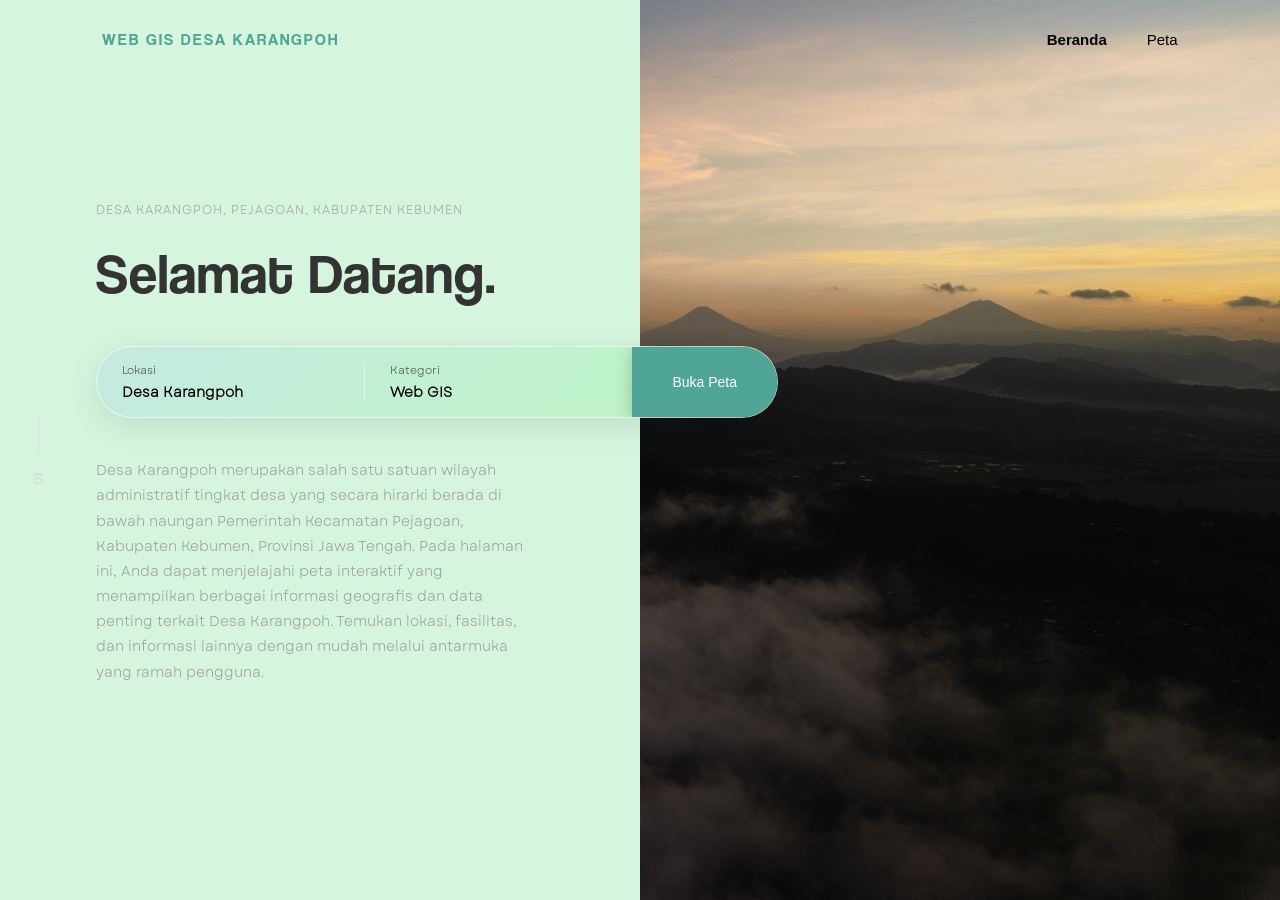
<file: index.html>
<!DOCTYPE html>
<html lang="id">
  <head>
    <meta charset="UTF-8" />
    <meta name="viewport" content="width=device-width, initial-scale=1.0" />
    <title>Beranda - WebGIS Desa Karangpoh</title>
    <link rel="stylesheet" href="stylehome.css" />
  </head>
  <body>
    <!-- Navbar Absolute di atas -->
    <header class="navbar">
      <a class="brand" href="index.html">WEB GIS DESA KARANGPOH</a>
      <nav>
        <a href="index.html" class="aktif">Beranda</a>
        <a href="peta.html">Peta</a>
      </nav>
    </header>

    <!-- Hero Section (Split Kiri-Kanan) -->
    <section class="hero">
      
      <!-- Sisi Kiri (Teks & Latar Terang) -->
      <div class="hero-content">
        <!-- Elemen dekoratif garis & angka di kiri -->
        <div class="side-indicator">
          <span class="line"></span>
          <span class="number">01</span>
        </div>

        <div class="text-wrapper">
          <span class="subtitle">Desa Karangpoh, Pejagoan, Kabupaten Kebumen</span>
          <h1>Selamat Datang.</h1>
          
          <!-- Action Bar -->
          <div class="action-bar">
            <div class="search-info">
              <span>Lokasi</span>
              <strong>Desa Karangpoh</strong>
            </div>
            <div class="search-info" style="border-left: 1px solid #eee;">
              <span>Kategori</span>
              <strong>Web GIS</strong>
            </div>
            <a class="tombol" href="peta.html">Buka Peta</a>
          </div>

          <p>
            Desa Karangpoh merupakan salah satu satuan wilayah administratif tingkat desa yang secara hirarki berada di bawah naungan Pemerintah Kecamatan Pejagoan, Kabupaten Kebumen, Provinsi Jawa Tengah.
            Pada halaman ini, Anda dapat menjelajahi peta interaktif yang menampilkan berbagai informasi geografis dan data penting terkait Desa Karangpoh. Temukan lokasi, fasilitas, dan informasi lainnya dengan mudah melalui antarmuka yang ramah pengguna.
          </p>
        </div>
      </div>
      
      <!-- Sisi Kanan (Gambar Full - Slideshow) -->
      <div class="hero-image" id="hero-slideshow">
        <!-- Foto Pertama (Aktif duluan) -->
        <img src="foto/DJI_0431.JPG" alt="Desa Karangpoh 1" class="slide active">
        <!-- Foto Kedua (Foto yang baru diunggah) -->
        <img src="foto/DJI_0222.JPG" alt="Desa Karangpoh 2" class="slide">
      </div>

    </section>

    <!-- Menggunakan script khusus untuk beranda -->
    <script src="script-home.js"></script>
  </body>
</html>
</file>
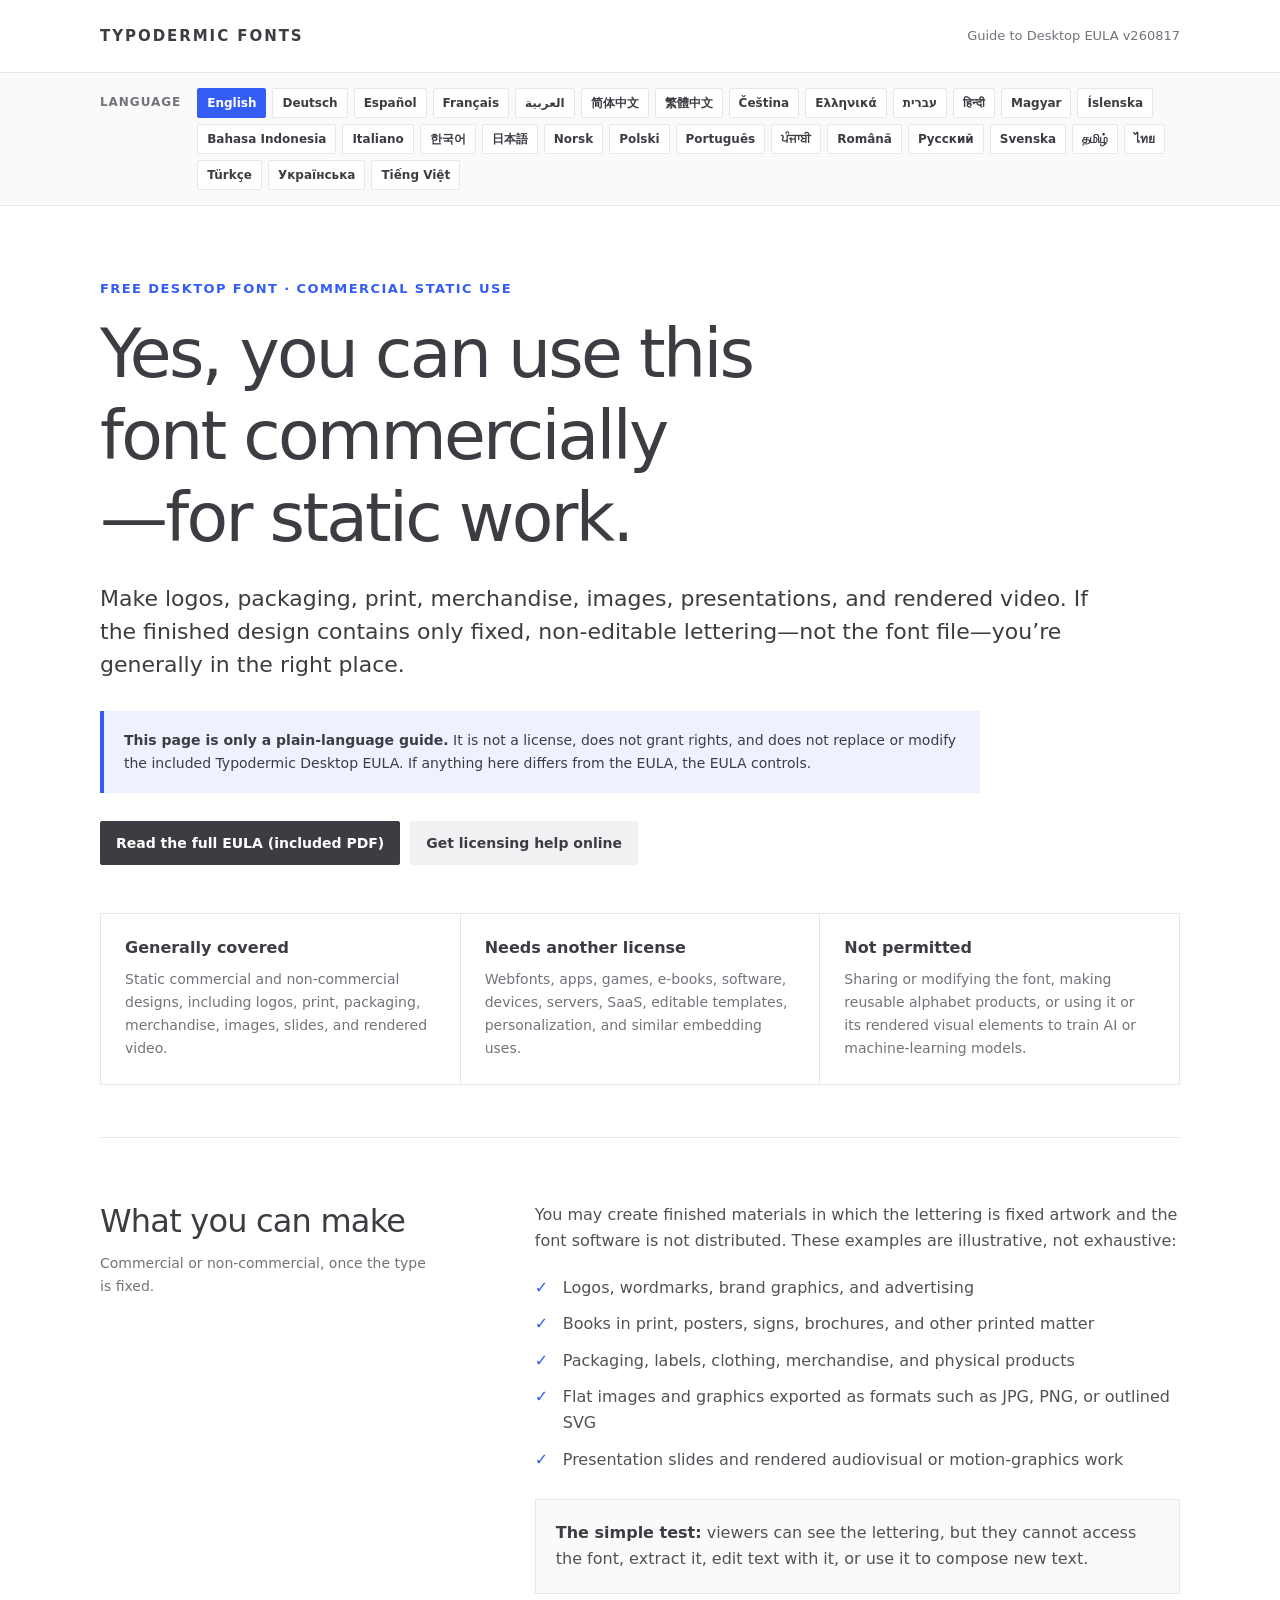
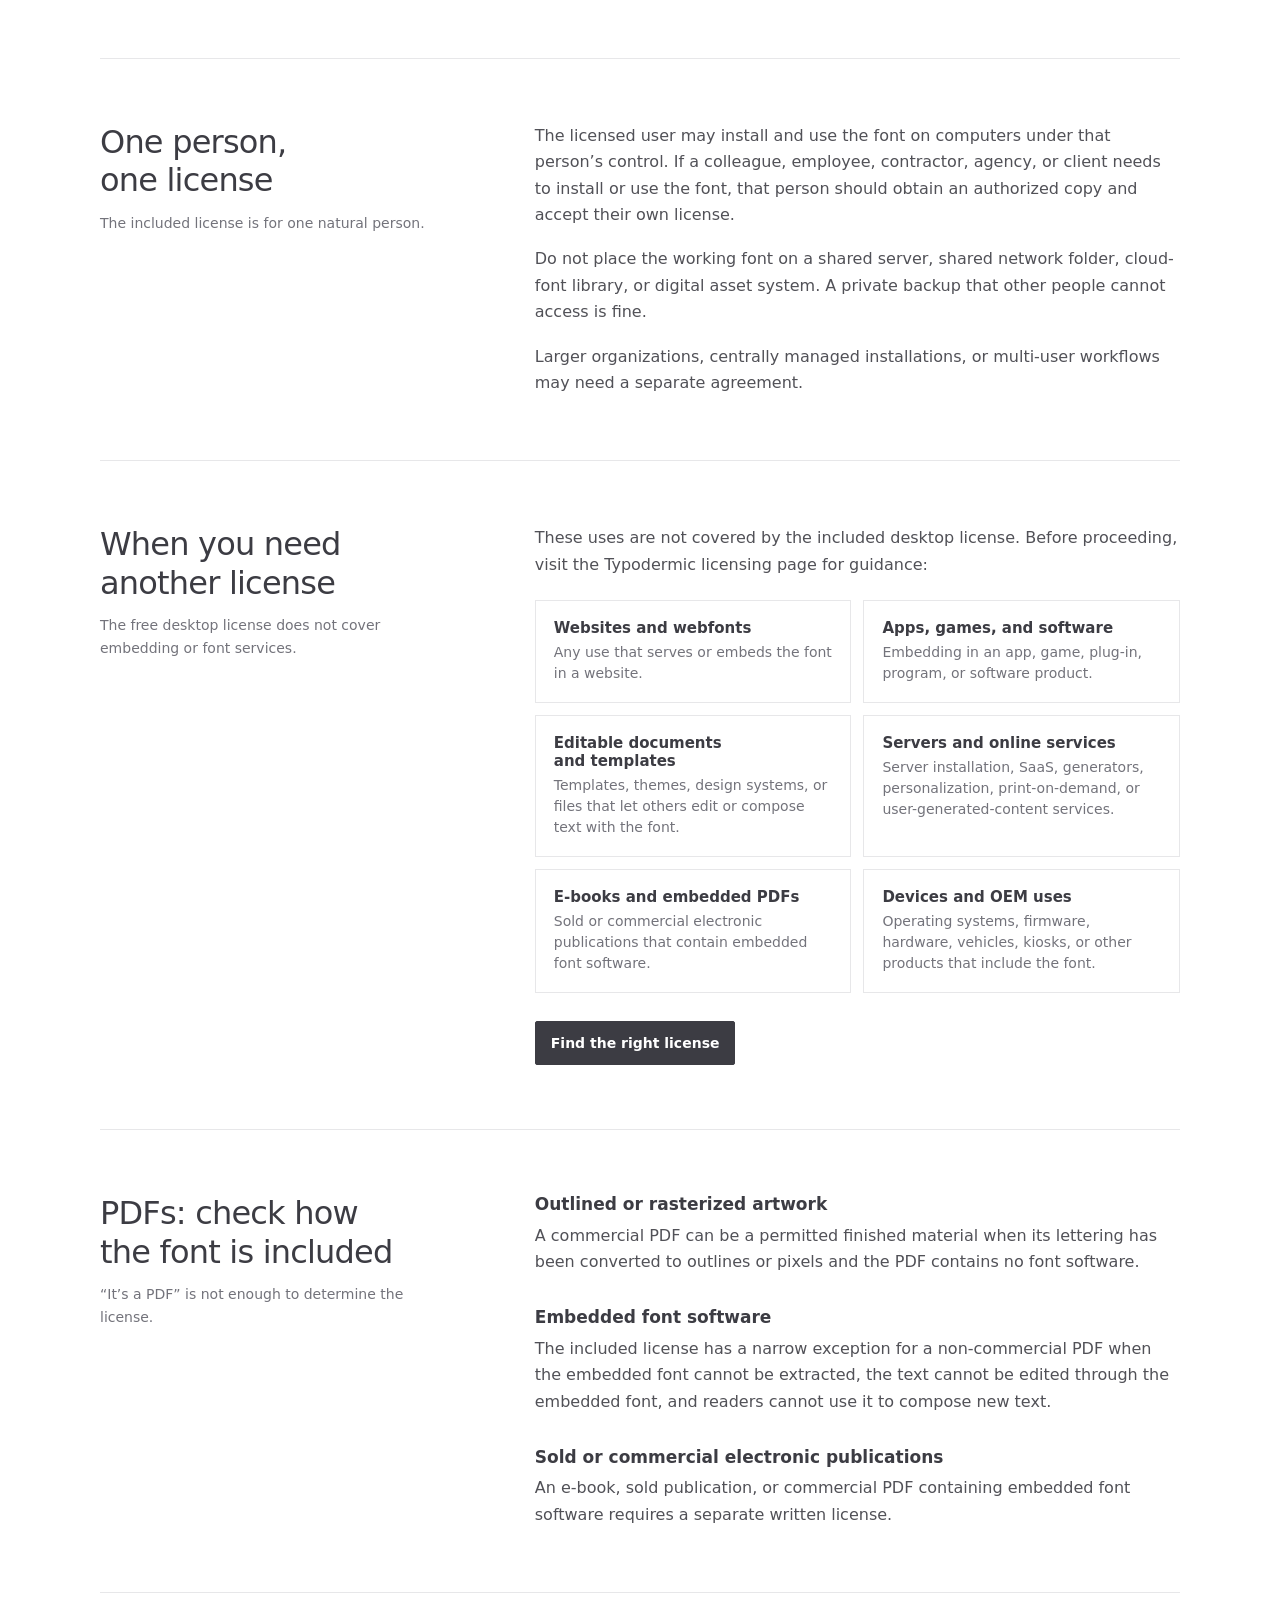
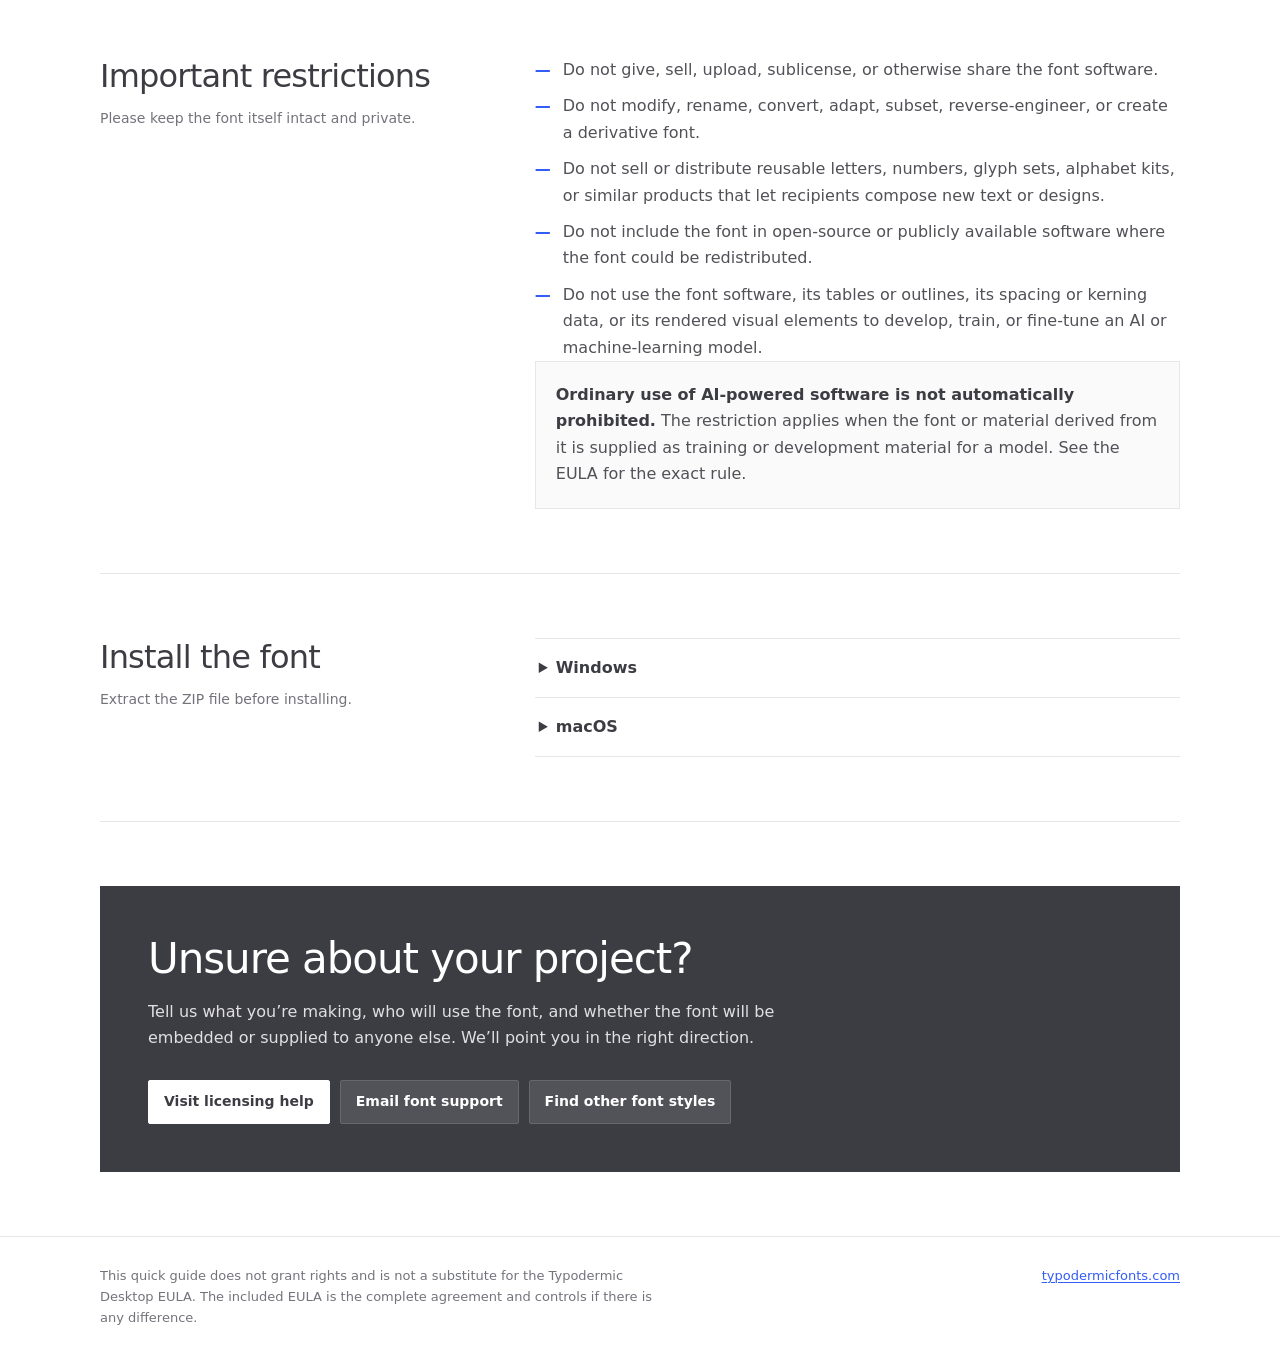
<file: font/coolvetica/read-this.html>
<!doctype html>
<html lang="en">
<head>
  <meta charset="utf-8">
  <meta name="viewport" content="width=device-width, initial-scale=1">
  <meta name="theme-color" content="#335df5">
  <title>Typodermic Fonts — Free Desktop Font Quick Guide</title>
  <style>
    :root {
      color-scheme: light;
      --blue: #335df5;
      --charcoal: #3c3c43;
      --text: #515157;
      --muted: #73737b;
      --control: #f1f1f3;
      --line: #e7e7e9;
      --white: #ffffff;
      --soft-blue: #eef2ff;
      --radius: 2px;
      --shell: min(calc(100% - 48px), 1080px);
      --reading: 72ch;
    }

    * {
      box-sizing: border-box;
    }

    html {
      scroll-behavior: smooth;
    }

    body {
      margin: 0;
      background: var(--white);
      color: var(--text);
      font-family: system-ui, -apple-system, BlinkMacSystemFont, "Segoe UI", Helvetica, Arial, sans-serif;
      font-size: 16px;
      line-height: 1.65;
      -webkit-font-smoothing: antialiased;
      text-rendering: optimizeLegibility;
    }

    a {
      color: var(--blue);
      text-decoration-thickness: 1px;
      text-underline-offset: 0.18em;
    }

    a:hover {
      text-decoration-thickness: 2px;
    }

    a:focus-visible,
    summary:focus-visible {
      outline: 2px solid var(--blue);
      outline-offset: 3px;
    }

    .site-header {
      border-bottom: 1px solid var(--line);
    }

    .header-inner,
    .language-inner,
    main,
    .footer-inner {
      width: var(--shell);
      margin-inline: auto;
    }

    .header-inner {
      min-height: 72px;
      display: flex;
      align-items: center;
      justify-content: space-between;
      gap: 24px;
    }

    .wordmark {
      color: var(--charcoal);
      font-size: 15px;
      font-weight: 800;
      letter-spacing: 0.13em;
      line-height: 1;
      text-decoration: none;
      white-space: nowrap;
    }

    .wordmark:hover {
      color: var(--blue);
      text-decoration: none;
    }

    .header-note {
      color: var(--muted);
      font-size: 13px;
      text-align: right;
    }

    .language-bar {
      border-bottom: 1px solid var(--line);
      background: #fafafa;
    }

    .language-inner {
      display: flex;
      align-items: flex-start;
      gap: 16px;
      padding: 15px 0;
    }

    .language-label {
      flex: 0 0 auto;
      margin: 5px 0 0;
      color: var(--muted);
      font-size: 12px;
      font-weight: 750;
      letter-spacing: 0.08em;
      text-transform: uppercase;
    }

    .language-buttons {
      display: flex;
      flex-wrap: wrap;
      gap: 6px;
    }

    .language-button {
      min-height: 30px;
      padding: 5px 9px;
      border: 1px solid var(--line);
      border-radius: var(--radius);
      background: var(--white);
      color: var(--charcoal);
      font: inherit;
      font-size: 12px;
      font-weight: 650;
      line-height: 1.2;
      cursor: pointer;
    }

    .language-button:hover,
    .language-button:focus-visible,
    .language-button[aria-pressed="true"] {
      border-color: var(--blue);
      background: var(--blue);
      color: var(--white);
    }

    .language-button:focus-visible {
      outline: 2px solid var(--blue);
      outline-offset: 2px;
    }

    .sr-only {
      position: absolute;
      width: 1px;
      height: 1px;
      padding: 0;
      margin: -1px;
      overflow: hidden;
      clip: rect(0, 0, 0, 0);
      white-space: nowrap;
      border: 0;
    }

    .hero {
      padding: 72px 0 52px;
      border-bottom: 1px solid var(--line);
    }

    .eyebrow {
      margin: 0 0 14px;
      color: var(--blue);
      font-size: 13px;
      font-weight: 750;
      letter-spacing: 0.11em;
      text-transform: uppercase;
    }

    h1,
    h2,
    h3 {
      color: var(--charcoal);
      line-height: 1.2;
      text-wrap: balance;
    }

    h1 {
      max-width: 820px;
      margin: 0;
      font-size: clamp(36px, 5.8vw, 68px);
      font-weight: 450;
      letter-spacing: -0.04em;
    }

    .intro {
      max-width: var(--reading);
      margin: 24px 0 0;
      color: var(--charcoal);
      font-size: clamp(18px, 2.2vw, 22px);
      line-height: 1.5;
    }

    .legal-notice {
      max-width: 880px;
      margin-top: 30px;
      padding: 18px 20px;
      background: var(--soft-blue);
      border-inline-start: 4px solid var(--blue);
      color: var(--charcoal);
      font-size: 14px;
    }

    .legal-notice strong {
      font-weight: 750;
    }

    .actions {
      display: flex;
      flex-wrap: wrap;
      gap: 10px;
      margin-top: 28px;
    }

    .button {
      display: inline-flex;
      min-height: 44px;
      align-items: center;
      justify-content: center;
      padding: 10px 15px;
      border: 1px solid var(--charcoal);
      border-radius: var(--radius);
      background: var(--charcoal);
      color: var(--white);
      font-size: 14px;
      font-weight: 700;
      line-height: 1.2;
      text-align: center;
      text-decoration: none;
    }

    .button.secondary {
      border-color: var(--control);
      background: var(--control);
      color: var(--charcoal);
    }

    .button:hover,
    .button:focus-visible {
      border-color: var(--blue);
      background: var(--blue);
      color: var(--white);
      text-decoration: none;
    }

    .summary-grid {
      display: grid;
      grid-template-columns: repeat(3, minmax(0, 1fr));
      gap: 1px;
      margin-top: 48px;
      background: var(--line);
      border: 1px solid var(--line);
    }

    .summary-card {
      min-width: 0;
      padding: 24px;
      background: var(--white);
    }

    .summary-card h2 {
      margin: 0 0 10px;
      font-size: 16px;
      font-weight: 750;
    }

    .summary-card p {
      margin: 0;
      color: var(--muted);
      font-size: 14px;
    }

    .section {
      display: grid;
      grid-template-columns: minmax(180px, 0.34fr) minmax(0, 0.66fr);
      gap: clamp(36px, 8vw, 110px);
      padding: 64px 0;
      border-bottom: 1px solid var(--line);
    }

    .section-heading h2 {
      margin: 0;
      font-size: clamp(23px, 3vw, 32px);
      font-weight: 500;
      letter-spacing: -0.025em;
    }

    .section-heading p {
      margin: 12px 0 0;
      color: var(--muted);
      font-size: 14px;
    }

    .section-body > :first-child {
      margin-top: 0;
    }

    .section-body > :last-child {
      margin-bottom: 0;
    }

    .section-body h3 {
      margin: 32px 0 8px;
      font-size: 17px;
      font-weight: 750;
    }

    .section-body p {
      max-width: var(--reading);
      margin: 0 0 18px;
    }

    .plain-list,
    .cross-list {
      display: grid;
      gap: 10px;
      max-width: var(--reading);
      margin: 20px 0 0;
      padding: 0;
      list-style: none;
    }

    .plain-list li,
    .cross-list li {
      position: relative;
      padding-inline-start: 28px;
    }

    .plain-list li::before,
    .cross-list li::before {
      position: absolute;
      inset-inline-start: 0;
      color: var(--blue);
      font-weight: 800;
    }

    .plain-list li::before {
      content: "✓";
    }

    .cross-list li::before {
      content: "—";
    }

    .callout {
      max-width: var(--reading);
      margin: 26px 0;
      padding: 20px;
      border: 1px solid var(--line);
      background: #fafafa;
    }

    .callout strong {
      color: var(--charcoal);
    }

    .license-grid {
      display: grid;
      grid-template-columns: repeat(2, minmax(0, 1fr));
      gap: 12px;
      margin-top: 22px;
    }

    .license-item {
      padding: 18px;
      border: 1px solid var(--line);
    }

    .license-item h3 {
      margin: 0 0 5px;
      font-size: 15px;
    }

    .license-item p {
      margin: 0;
      color: var(--muted);
      font-size: 14px;
      line-height: 1.5;
    }

    details {
      max-width: var(--reading);
      border-top: 1px solid var(--line);
    }

    details:last-of-type {
      border-bottom: 1px solid var(--line);
    }

    summary {
      padding: 16px 4px;
      color: var(--charcoal);
      cursor: pointer;
      font-weight: 700;
    }

    details p {
      margin: 0;
      padding: 0 4px 18px;
      font-size: 14px;
    }

    .help-panel {
      margin: 64px 0;
      padding: clamp(26px, 5vw, 48px);
      background: var(--charcoal);
      color: var(--white);
    }

    .help-panel h2 {
      margin: 0;
      color: var(--white);
      font-size: clamp(27px, 4vw, 42px);
      font-weight: 450;
      letter-spacing: -0.025em;
    }

    .help-panel p {
      max-width: 62ch;
      margin: 14px 0 0;
      color: #e0e0e3;
    }

    .help-panel .button {
      border-color: var(--white);
      background: var(--white);
      color: var(--charcoal);
    }

    .help-panel .button.secondary {
      border-color: #67676e;
      background: #525259;
      color: var(--white);
    }

    .help-panel .button:hover,
    .help-panel .button:focus-visible {
      border-color: var(--blue);
      background: var(--blue);
      color: var(--white);
    }

    .site-footer {
      border-top: 1px solid var(--line);
    }

    .footer-inner {
      display: flex;
      justify-content: space-between;
      gap: 32px;
      padding: 28px 0 40px;
      color: var(--muted);
      font-size: 13px;
    }

    .footer-inner p {
      max-width: 70ch;
      margin: 0;
    }

    .footer-inner a {
      white-space: nowrap;
    }

    @media (max-width: 760px) {
      :root {
        --shell: min(calc(100% - 32px), 1080px);
      }

      .header-inner {
        min-height: 64px;
      }

      .header-note {
        display: none;
      }

      .language-inner {
        flex-direction: column;
        gap: 9px;
      }

      .language-label {
        margin-top: 0;
      }

      .hero {
        padding: 48px 0 36px;
      }

      .summary-grid,
      .section,
      .license-grid {
        grid-template-columns: 1fr;
      }

      .section {
        gap: 24px;
        padding: 46px 0;
      }

      .summary-card {
        padding: 20px;
      }

      .footer-inner {
        flex-direction: column;
        gap: 14px;
      }
    }

    @media (prefers-reduced-motion: reduce) {
      html {
        scroll-behavior: auto;
      }
    }

    @media print {
      :root {
        --shell: 100%;
      }

      body {
        color: #000;
        font-size: 11pt;
      }

      .site-header,
      .actions,
      .help-panel,
      .footer-link {
        display: none;
      }

      .hero,
      .section {
        padding: 24px 0;
      }

      .summary-grid,
      .license-grid {
        break-inside: avoid;
      }

      a {
        color: inherit;
      }
    }
  </style>
</head>
<body>
  <header class="site-header">
    <div class="header-inner">
      <a class="wordmark" href="https://typodermicfonts.com/">TYPODERMIC FONTS</a>
      <div class="header-note" data-i18n="headerNote">Guide to Desktop EULA v260817</div>
    </div>
  </header>

  <nav class="language-bar" aria-label="Choose a language" dir="ltr">
    <div class="language-inner">
      <p class="language-label" data-i18n="languageLabel">Language</p>
      <div class="language-buttons">
        <button class="language-button" type="button" data-lang="en" aria-pressed="true">English</button>
        <button class="language-button" type="button" data-lang="de" aria-pressed="false">Deutsch</button>
        <button class="language-button" type="button" data-lang="es" aria-pressed="false">Español</button>
        <button class="language-button" type="button" data-lang="fr" aria-pressed="false">Français</button>
        <button class="language-button" type="button" data-lang="ar" aria-pressed="false">العربية</button>
        <button class="language-button" type="button" data-lang="zh-Hans" aria-pressed="false">简体中文</button>
        <button class="language-button" type="button" data-lang="zh-Hant" aria-pressed="false">繁體中文</button>
        <button class="language-button" type="button" data-lang="cs" aria-pressed="false">Čeština</button>
        <button class="language-button" type="button" data-lang="el" aria-pressed="false">Ελληνικά</button>
        <button class="language-button" type="button" data-lang="he" aria-pressed="false">עברית</button>
        <button class="language-button" type="button" data-lang="hi" aria-pressed="false">हिन्दी</button>
        <button class="language-button" type="button" data-lang="hu" aria-pressed="false">Magyar</button>
        <button class="language-button" type="button" data-lang="is" aria-pressed="false">Íslenska</button>
        <button class="language-button" type="button" data-lang="id" aria-pressed="false">Bahasa Indonesia</button>
        <button class="language-button" type="button" data-lang="it" aria-pressed="false">Italiano</button>
        <button class="language-button" type="button" data-lang="ko" aria-pressed="false">한국어</button>
        <button class="language-button" type="button" data-lang="ja" aria-pressed="false">日本語</button>
        <button class="language-button" type="button" data-lang="no" aria-pressed="false">Norsk</button>
        <button class="language-button" type="button" data-lang="pl" aria-pressed="false">Polski</button>
        <button class="language-button" type="button" data-lang="pt" aria-pressed="false">Português</button>
        <button class="language-button" type="button" data-lang="pa" aria-pressed="false">ਪੰਜਾਬੀ</button>
        <button class="language-button" type="button" data-lang="ro" aria-pressed="false">Română</button>
        <button class="language-button" type="button" data-lang="ru" aria-pressed="false">Русский</button>
        <button class="language-button" type="button" data-lang="sv" aria-pressed="false">Svenska</button>
        <button class="language-button" type="button" data-lang="ta" aria-pressed="false">தமிழ்</button>
        <button class="language-button" type="button" data-lang="th" aria-pressed="false">ไทย</button>
        <button class="language-button" type="button" data-lang="tr" aria-pressed="false">Türkçe</button>
        <button class="language-button" type="button" data-lang="uk" aria-pressed="false">Українська</button>
        <button class="language-button" type="button" data-lang="vi" aria-pressed="false">Tiếng Việt</button>
      </div>
      <span class="sr-only" id="language-status" aria-live="polite"></span>
    </div>
  </nav>

  <noscript><p class="legal-notice">Language switching requires JavaScript. The English guide remains available below.</p></noscript>

  <main id="guide-content">
    <section class="hero" aria-labelledby="page-title">
      <p class="eyebrow" data-i18n="eyebrow">Free desktop font · commercial static use</p>
      <h1 id="page-title" data-i18n="pageHeading">Yes, you can use this font commercially—for static work.</h1>
      <p class="intro" data-i18n="intro">Make logos, packaging, print, merchandise, images, presentations, and rendered video. If the finished design contains only fixed, non-editable lettering—not the font file—you’re generally in the right place.</p>

      <div class="legal-notice" role="note">
        <strong data-i18n="noticeLead">This page is only a plain-language guide.</strong> <span data-i18n="noticeText">It is not a license, does not grant rights, and does not replace or modify the included Typodermic Desktop EULA. If anything here differs from the EULA, the EULA controls.</span>
      </div>

      <div class="actions">
        <a class="button" href="Typodermic Desktop EULA 2026.pdf" data-i18n="eulaButton">Read the full EULA (included PDF)</a>
        <a class="button secondary" href="https://typodermicfonts.com/license/" data-i18n="helpOnlineButton">Get licensing help online</a>
      </div>

      <div class="summary-grid">
        <article class="summary-card">
          <h2 data-i18n="coveredTitle">Generally covered</h2>
          <p data-i18n="coveredText">Static commercial and non-commercial designs, including logos, print, packaging, merchandise, images, slides, and rendered video.</p>
        </article>
        <article class="summary-card">
          <h2 data-i18n="anotherTitle">Needs another license</h2>
          <p data-i18n="anotherText">Webfonts, apps, games, e-books, software, devices, servers, SaaS, editable templates, personalization, and similar embedding uses.</p>
        </article>
        <article class="summary-card">
          <h2 data-i18n="notPermittedTitle">Not permitted</h2>
          <p data-i18n="notPermittedText">Sharing or modifying the font, making reusable alphabet products, or using it or its rendered visual elements to train AI or machine-learning models.</p>
        </article>
      </div>
    </section>

    <section class="section" aria-labelledby="make-heading">
      <div class="section-heading">
        <h2 id="make-heading" data-i18n="makeHeading">What you can make</h2>
        <p data-i18n="makeSubheading">Commercial or non-commercial, once the type is fixed.</p>
      </div>
      <div class="section-body" data-i18n-html="makeBody">
        <p>You may create finished materials in which the lettering is fixed artwork and the font software is not distributed. These examples are illustrative, not exhaustive:</p>
        <ul class="plain-list">
          <li>Logos, wordmarks, brand graphics, and advertising</li>
          <li>Books in print, posters, signs, brochures, and other printed matter</li>
          <li>Packaging, labels, clothing, merchandise, and physical products</li>
          <li>Flat images and graphics exported as formats such as JPG, PNG, or outlined SVG</li>
          <li>Presentation slides and rendered audiovisual or motion-graphics work</li>
        </ul>
        <div class="callout">
          <strong>The simple test:</strong> viewers can see the lettering, but they cannot access the font, extract it, edit text with it, or use it to compose new text.
        </div>
      </div>
    </section>

    <section class="section" aria-labelledby="user-heading">
      <div class="section-heading">
        <h2 id="user-heading" data-i18n="userHeading">One person, one license</h2>
        <p data-i18n="userSubheading">The included license is for one natural person.</p>
      </div>
      <div class="section-body" data-i18n-html="userBody">
        <p>The licensed user may install and use the font on computers under that person’s control. If a colleague, employee, contractor, agency, or client needs to install or use the font, that person should obtain an authorized copy and accept their own license.</p>
        <p>Do not place the working font on a shared server, shared network folder, cloud-font library, or digital asset system. A private backup that other people cannot access is fine.</p>
        <p>Larger organizations, centrally managed installations, or multi-user workflows may need a separate agreement.</p>
      </div>
    </section>

    <section class="section" aria-labelledby="different-heading">
      <div class="section-heading">
        <h2 id="different-heading" data-i18n="differentHeading">When you need another license</h2>
        <p data-i18n="differentSubheading">The free desktop license does not cover embedding or font services.</p>
      </div>
      <div class="section-body" data-i18n-html="differentBody">
        <p>These uses are not covered by the included desktop license. Before proceeding, visit the Typodermic licensing page for guidance:</p>
        <div class="license-grid">
          <article class="license-item">
            <h3>Websites and webfonts</h3>
            <p>Any use that serves or embeds the font in a website.</p>
          </article>
          <article class="license-item">
            <h3>Apps, games, and software</h3>
            <p>Embedding in an app, game, plug-in, program, or software product.</p>
          </article>
          <article class="license-item">
            <h3>Editable documents and templates</h3>
            <p>Templates, themes, design systems, or files that let others edit or compose text with the font.</p>
          </article>
          <article class="license-item">
            <h3>Servers and online services</h3>
            <p>Server installation, SaaS, generators, personalization, print-on-demand, or user-generated-content services.</p>
          </article>
          <article class="license-item">
            <h3>E-books and embedded PDFs</h3>
            <p>Sold or commercial electronic publications that contain embedded font software.</p>
          </article>
          <article class="license-item">
            <h3>Devices and OEM uses</h3>
            <p>Operating systems, firmware, hardware, vehicles, kiosks, or other products that include the font.</p>
          </article>
        </div>
        <div class="actions">
          <a class="button" href="https://typodermicfonts.com/license/">Find the right license</a>
        </div>
      </div>
    </section>

    <section class="section" aria-labelledby="pdf-heading">
      <div class="section-heading">
        <h2 id="pdf-heading" data-i18n="pdfHeading">PDFs: check how the font is included</h2>
        <p data-i18n="pdfSubheading">“It’s a PDF” is not enough to determine the license.</p>
      </div>
      <div class="section-body" data-i18n-html="pdfBody">
        <h3>Outlined or rasterized artwork</h3>
        <p>A commercial PDF can be a permitted finished material when its lettering has been converted to outlines or pixels and the PDF contains no font software.</p>

        <h3>Embedded font software</h3>
        <p>The included license has a narrow exception for a non-commercial PDF when the embedded font cannot be extracted, the text cannot be edited through the embedded font, and readers cannot use it to compose new text.</p>

        <h3>Sold or commercial electronic publications</h3>
        <p>An e-book, sold publication, or commercial PDF containing embedded font software requires a separate written license.</p>
      </div>
    </section>

    <section class="section" aria-labelledby="limits-heading">
      <div class="section-heading">
        <h2 id="limits-heading" data-i18n="limitsHeading">Important restrictions</h2>
        <p data-i18n="limitsSubheading">Please keep the font itself intact and private.</p>
      </div>
      <div class="section-body" data-i18n-html="limitsBody">
        <ul class="cross-list">
          <li>Do not give, sell, upload, sublicense, or otherwise share the font software.</li>
          <li>Do not modify, rename, convert, adapt, subset, reverse-engineer, or create a derivative font.</li>
          <li>Do not sell or distribute reusable letters, numbers, glyph sets, alphabet kits, or similar products that let recipients compose new text or designs.</li>
          <li>Do not include the font in open-source or publicly available software where the font could be redistributed.</li>
          <li>Do not use the font software, its tables or outlines, its spacing or kerning data, or its rendered visual elements to develop, train, or fine-tune an AI or machine-learning model.</li>
        </ul>
        <p class="callout"><strong>Ordinary use of AI-powered software is not automatically prohibited.</strong> The restriction applies when the font or material derived from it is supplied as training or development material for a model. See the EULA for the exact rule.</p>
      </div>
    </section>

    <section class="section" aria-labelledby="install-heading">
      <div class="section-heading">
        <h2 id="install-heading" data-i18n="installHeading">Install the font</h2>
        <p data-i18n="installSubheading">Extract the ZIP file before installing.</p>
      </div>
      <div class="section-body" data-i18n-html="installBody">
        <details>
          <summary>Windows</summary>
          <p>Extract the ZIP file, select the font files, right-click, and choose <strong>Install</strong>. Depending on your version of Windows, you can also open a font file and select <strong>Install</strong>.</p>
        </details>
        <details>
          <summary>macOS</summary>
          <p>Extract the ZIP file, double-click a font file, and choose <strong>Install Font</strong> in Font Book.</p>
        </details>
      </div>
    </section>

    <section class="help-panel" aria-labelledby="help-heading">
      <h2 id="help-heading" data-i18n="helpHeading">Unsure about your project?</h2>
      <p data-i18n="helpText">Tell us what you’re making, who will use the font, and whether the font will be embedded or supplied to anyone else. We’ll point you in the right direction.</p>
      <div class="actions">
        <a class="button" href="https://typodermicfonts.com/license/" data-i18n="helpVisit">Visit licensing help</a>
        <a class="button secondary" href="mailto:fontsupport@typodermicfonts.com" data-i18n="helpEmail">Email font support</a>
        <a class="button secondary" href="https://typodermicfonts.com/search/" data-i18n="helpStyles">Find other font styles</a>
      </div>
    </section>
  </main>

  <footer class="site-footer">
    <div class="footer-inner">
      <p data-i18n="footerText">This quick guide does not grant rights and is not a substitute for the Typodermic Desktop EULA. The included EULA is the complete agreement and controls if there is any difference.</p>
      <a class="footer-link" href="https://typodermicfonts.com/">typodermicfonts.com</a>
    </div>
  </footer>
  <script>
    (() => {
      "use strict";

      const escapeHtml = (value) => String(value).replace(/[&<>"']/g, (character) => ({
        "&": "&amp;",
        "<": "&lt;",
        ">": "&gt;",
        "\"": "&quot;",
        "'": "&#039;"
      })[character]);

      function makeBody(introduction, items, calloutLead, calloutText) {
        return `<p>${escapeHtml(introduction)}</p><ul class="plain-list">${items.map((item) => `<li>${escapeHtml(item)}</li>`).join("")}</ul><div class="callout"><strong>${escapeHtml(calloutLead)}</strong> ${escapeHtml(calloutText)}</div>`;
      }

      function userBody(paragraphs) {
        return paragraphs.map((paragraph) => `<p>${escapeHtml(paragraph)}</p>`).join("");
      }

      function differentBody(introduction, items, buttonText) {
        return `<p>${escapeHtml(introduction)}</p><div class="license-grid">${items.map(([heading, text]) => `<article class="license-item"><h3>${escapeHtml(heading)}</h3><p>${escapeHtml(text)}</p></article>`).join("")}</div><div class="actions"><a class="button" href="https://typodermicfonts.com/license/">${escapeHtml(buttonText)}</a></div>`;
      }

      function pdfBody(items) {
        return items.map(([heading, text]) => `<h3>${escapeHtml(heading)}</h3><p>${escapeHtml(text)}</p>`).join("");
      }

      function limitsBody(items, calloutLead, calloutText) {
        return `<ul class="cross-list">${items.map((item) => `<li>${escapeHtml(item)}</li>`).join("")}</ul><p class="callout"><strong>${escapeHtml(calloutLead)}</strong> ${escapeHtml(calloutText)}</p>`;
      }

      function installBody(windowsLabel, windowsText, macLabel, macText) {
        return `<details><summary>${escapeHtml(windowsLabel)}</summary><p>${escapeHtml(windowsText)}</p></details><details><summary>${escapeHtml(macLabel)}</summary><p>${escapeHtml(macText)}</p></details>`;
      }

      const translations = {
        de: {
          pageTitle: "Typodermic Fonts — Kurzübersicht zur kostenlosen Desktop-Schrift",
          headerNote: "Leitfaden zur Desktop-EULA v260817",
          languageLabel: "Sprache",
          eyebrow: "Kostenlose Desktop-Schrift · kommerzielle statische Nutzung",
          pageHeading: "Ja, Sie dürfen diese Schrift kommerziell verwenden — für statische Arbeiten.",
          intro: "Erstellen Sie Logos, Verpackungen, Drucksachen, Merchandising-Artikel, Bilder, Präsentationen und gerenderte Videos. Wenn der fertige Entwurf nur feste, nicht bearbeitbare Schriftzüge enthält — und nicht die Schriftdatei — liegen Sie im Allgemeinen richtig.",
          noticeLead: "Diese Seite ist nur ein Leitfaden in verständlicher Sprache.",
          noticeText: "Sie ist keine Lizenz, gewährt keine Rechte und ersetzt oder ändert die beigefügte Typodermic Desktop-EULA nicht. Bei Abweichungen gilt die EULA.",
          eulaButton: "Vollständige EULA lesen (beigefügte PDF)",
          helpOnlineButton: "Online-Hilfe zur Lizenzierung",
          coveredTitle: "Im Allgemeinen abgedeckt",
          coveredText: "Statische kommerzielle und nicht kommerzielle Entwürfe, darunter Logos, Drucksachen, Verpackungen, Waren, Bilder, Folien und gerenderte Videos.",
          anotherTitle: "Andere Lizenz erforderlich",
          anotherText: "Webfonts, Apps, Spiele, E-Books, Software, Geräte, Server, SaaS, bearbeitbare Vorlagen, Personalisierung und ähnliche Einbettungen.",
          notPermittedTitle: "Nicht gestattet",
          notPermittedText: "Die Schrift weiterzugeben oder zu verändern, wiederverwendbare Alphabetprodukte herzustellen oder sie beziehungsweise daraus gerenderte visuelle Elemente zum Trainieren von KI- oder Machine-Learning-Modellen zu verwenden.",
          makeHeading: "Was Sie erstellen dürfen",
          makeSubheading: "Kommerziell oder nicht kommerziell, sobald die Schrift fest eingebunden ist.",
          makeBody: makeBody("Sie dürfen fertige Materialien erstellen, in denen die Schrift als festes Artwork vorliegt und die Schriftsoftware nicht verbreitet wird. Die folgenden Beispiele sind nicht abschließend:", ["Logos, Wortmarken, Markengrafiken und Werbung", "Gedruckte Bücher, Poster, Schilder, Broschüren und andere Drucksachen", "Verpackungen, Etiketten, Kleidung, Merchandising-Artikel und physische Produkte", "Flache Bilder und Grafiken, exportiert etwa als JPG, PNG oder in Pfade umgewandelte SVG", "Präsentationsfolien und gerenderte audiovisuelle oder Motion-Graphics-Arbeiten"], "Der einfache Test:", "Betrachter können die Schrift sehen, aber weder auf die Schrift zugreifen oder sie extrahieren noch Text damit bearbeiten oder neu setzen."),
          userHeading: "Eine Person, eine Lizenz",
          userSubheading: "Die beigefügte Lizenz gilt für eine natürliche Person.",
          userBody: userBody(["Der lizenzierte Benutzer darf die Schrift auf Computern installieren und verwenden, die seiner Kontrolle unterliegen. Muss ein Kollege, Mitarbeiter, Auftragnehmer, eine Agentur oder ein Kunde die Schrift installieren oder verwenden, sollte diese Person eine autorisierte Kopie beziehen und eine eigene Lizenz annehmen.", "Legen Sie die verwendbare Schrift nicht auf einem gemeinsam genutzten Server, in einem Netzwerkordner, einer Cloud-Schriftbibliothek oder einem Digital-Asset-System ab. Eine private Sicherungskopie, auf die andere Personen nicht zugreifen können, ist zulässig.", "Größere Unternehmen, zentral verwaltete Installationen oder Arbeitsabläufe mit mehreren Benutzern können eine gesonderte Vereinbarung erfordern."]),
          differentHeading: "Wann Sie eine andere Lizenz benötigen",
          differentSubheading: "Die kostenlose Desktop-Lizenz deckt Einbettungen und Schriftdienste nicht ab.",
          differentBody: differentBody("Diese Nutzungen sind von der beigefügten Desktop-Lizenz nicht abgedeckt. Besuchen Sie vorab die Typodermic-Lizenzierungsseite:", [["Websites und Webfonts", "Jede Nutzung, bei der die Schrift über eine Website bereitgestellt oder darin eingebettet wird."], ["Apps, Spiele und Software", "Einbettung in eine App, ein Spiel, Plug-in, Programm oder Softwareprodukt."], ["Bearbeitbare Dokumente und Vorlagen", "Vorlagen, Designs, Gestaltungssysteme oder Dateien, mit denen andere Text in der Schrift bearbeiten oder setzen können."], ["Server und Onlinedienste", "Serverinstallation, SaaS, Generatoren, Personalisierung, Print-on-Demand oder Dienste für nutzergenerierte Inhalte."], ["E-Books und eingebettete PDFs", "Verkaufte oder kommerzielle elektronische Publikationen, die eingebettete Schriftsoftware enthalten."], ["Geräte und OEM-Nutzungen", "Betriebssysteme, Firmware, Hardware, Fahrzeuge, Kioske oder andere Produkte, die die Schrift enthalten."]], "Die passende Lizenz finden"),
          pdfHeading: "PDFs: Prüfen Sie, wie die Schrift enthalten ist",
          pdfSubheading: "„Es ist eine PDF“ reicht zur Bestimmung der Lizenz nicht aus.",
          pdfBody: pdfBody([["In Pfade umgewandeltes oder gerastertes Artwork", "Eine kommerzielle PDF kann ein zulässiges fertiges Material sein, wenn die Schriftzüge in Pfade oder Pixel umgewandelt wurden und die PDF keine Schriftsoftware enthält."], ["Eingebettete Schriftsoftware", "Die beigefügte Lizenz enthält eine enge Ausnahme für eine nicht kommerzielle PDF, wenn die eingebettete Schrift nicht extrahiert werden kann, der Text damit nicht bearbeitet werden kann und Leser sie nicht zum Setzen neuen Textes verwenden können."], ["Verkaufte oder kommerzielle elektronische Publikationen", "Ein E-Book, eine verkaufte Publikation oder eine kommerzielle PDF mit eingebetteter Schriftsoftware erfordert eine gesonderte schriftliche Lizenz."]]),
          limitsHeading: "Wichtige Einschränkungen",
          limitsSubheading: "Bitte halten Sie die Schrift selbst unverändert und privat.",
          limitsBody: limitsBody(["Geben, verkaufen, veröffentlichen, unterlizenzieren oder teilen Sie die Schriftsoftware nicht und laden Sie sie nicht hoch.", "Verändern, benennen, konvertieren, bearbeiten, reduzieren oder rekonstruieren Sie die Schrift nicht und erstellen Sie keine abgeleitete Schrift.", "Verkaufen oder verbreiten Sie keine wiederverwendbaren Buchstaben, Zahlen, Glyphensätze, Alphabet-Bausätze oder ähnliche Produkte, mit denen Empfänger neue Texte oder Designs zusammensetzen können.", "Nehmen Sie die Schrift nicht in Open-Source- oder öffentlich verfügbare Software auf, wenn sie dadurch weiterverbreitet werden könnte.", "Verwenden Sie weder die Schriftsoftware, ihre Tabellen oder Konturen, ihre Abstands- oder Kerningdaten noch daraus gerenderte visuelle Elemente zur Entwicklung, zum Training oder zur Feinabstimmung eines KI- oder Machine-Learning-Modells."], "Die gewöhnliche Verwendung von Software mit KI-Funktionen ist nicht automatisch verboten.", "Die Einschränkung greift, wenn die Schrift oder daraus abgeleitetes Material einem Modell als Trainings- oder Entwicklungsmaterial zugeführt wird. Die genaue Regel steht in der EULA."),
          installHeading: "Schrift installieren",
          installSubheading: "Entpacken Sie vor der Installation die ZIP-Datei.",
          installBody: installBody("Windows", "Entpacken Sie die ZIP-Datei, wählen Sie die Schriftdateien aus, klicken Sie mit der rechten Maustaste und wählen Sie „Installieren“. Je nach Windows-Version können Sie auch eine Schriftdatei öffnen und „Installieren“ wählen.", "macOS", "Entpacken Sie die ZIP-Datei, doppelklicken Sie auf eine Schriftdatei und wählen Sie in der Schriftsammlung „Schrift installieren“."),
          helpHeading: "Unsicher bei Ihrem Projekt?",
          helpText: "Sagen Sie uns, was Sie erstellen, wer die Schrift verwenden wird und ob sie eingebettet oder an andere weitergegeben werden soll. Wir weisen Ihnen den richtigen Weg.",
          helpVisit: "Lizenzierungshilfe besuchen",
          helpEmail: "Schrift-Support kontaktieren",
          helpStyles: "Weitere Schriftschnitte finden",
          footerText: "Dieser Kurzleitfaden gewährt keine Rechte und ersetzt die Typodermic Desktop-EULA nicht. Die beigefügte EULA ist die vollständige Vereinbarung und gilt bei Abweichungen."
        },
        es: {
          pageTitle: "Typodermic Fonts — Guía rápida de la fuente de escritorio gratuita",
          headerNote: "Guía de la EULA de escritorio v260817",
          languageLabel: "Idioma",
          eyebrow: "Fuente de escritorio gratuita · uso comercial estático",
          pageHeading: "Sí, puede usar esta fuente comercialmente, para trabajos estáticos.",
          intro: "Cree logotipos, envases, impresos, artículos promocionales, imágenes, presentaciones y vídeo renderizado. Si el diseño final solo contiene letras fijas y no editables —no el archivo de fuente—, en general está dentro de lo permitido.",
          noticeLead: "Esta página es solo una guía en lenguaje sencillo.",
          noticeText: "No es una licencia, no concede derechos y no sustituye ni modifica la EULA de escritorio de Typodermic incluida. Si existe alguna diferencia, prevalece la EULA.",
          eulaButton: "Leer la EULA completa (PDF incluido)",
          helpOnlineButton: "Obtener ayuda sobre licencias",
          coveredTitle: "Generalmente permitido",
          coveredText: "Diseños estáticos comerciales y no comerciales, incluidos logotipos, impresos, envases, productos, imágenes, diapositivas y vídeo renderizado.",
          anotherTitle: "Requiere otra licencia",
          anotherText: "Fuentes web, aplicaciones, juegos, libros electrónicos, software, dispositivos, servidores, SaaS, plantillas editables, personalización y usos similares con incrustación.",
          notPermittedTitle: "No permitido",
          notPermittedText: "Compartir o modificar la fuente, crear productos de alfabetos reutilizables o usarla, o usar elementos visuales renderizados con ella, para entrenar modelos de IA o aprendizaje automático.",
          makeHeading: "Qué puede crear",
          makeSubheading: "Con fines comerciales o no comerciales, una vez fijadas las letras.",
          makeBody: makeBody("Puede crear materiales terminados en los que las letras sean ilustraciones fijas y no se distribuya el software de fuente. Estos ejemplos son ilustrativos y no exhaustivos:", ["Logotipos, marcas denominativas, gráficos de marca y publicidad", "Libros impresos, carteles, letreros, folletos y otros materiales impresos", "Envases, etiquetas, ropa, artículos promocionales y productos físicos", "Imágenes y gráficos planos exportados como JPG, PNG o SVG con contornos", "Diapositivas de presentaciones y trabajos audiovisuales o de gráficos en movimiento ya renderizados"], "La prueba sencilla:", "los espectadores pueden ver las letras, pero no pueden acceder a la fuente, extraerla, editar texto con ella ni usarla para componer texto nuevo."),
          userHeading: "Una persona, una licencia",
          userSubheading: "La licencia incluida corresponde a una persona física.",
          userBody: userBody(["El usuario autorizado puede instalar y usar la fuente en ordenadores bajo su control. Si un compañero, empleado, contratista, agencia o cliente necesita instalar o usar la fuente, esa persona debe obtener una copia autorizada y aceptar su propia licencia.", "No coloque la fuente utilizable en un servidor compartido, una carpeta de red compartida, una biblioteca de fuentes en la nube ni un sistema de gestión de activos digitales. Se permite una copia de seguridad privada a la que nadie más pueda acceder.", "Las organizaciones grandes, las instalaciones administradas centralmente o los flujos de trabajo con varios usuarios pueden necesitar un acuerdo independiente."]),
          differentHeading: "Cuándo necesita otra licencia",
          differentSubheading: "La licencia de escritorio gratuita no cubre la incrustación ni los servicios de fuentes.",
          differentBody: differentBody("Estos usos no están cubiertos por la licencia de escritorio incluida. Antes de continuar, visite la página de licencias de Typodermic:", [["Sitios web y fuentes web", "Cualquier uso que sirva o incruste la fuente en un sitio web."], ["Aplicaciones, juegos y software", "Incrustación en una aplicación, juego, complemento, programa o producto de software."], ["Documentos y plantillas editables", "Plantillas, temas, sistemas de diseño o archivos que permitan a otras personas editar o componer texto con la fuente."], ["Servidores y servicios en línea", "Instalación en servidores, SaaS, generadores, personalización, impresión bajo demanda o servicios de contenido generado por usuarios."], ["Libros electrónicos y PDF incrustados", "Publicaciones electrónicas vendidas o comerciales que contienen software de fuente incrustado."], ["Dispositivos y usos OEM", "Sistemas operativos, firmware, hardware, vehículos, quioscos u otros productos que incluyen la fuente."]], "Encontrar la licencia adecuada"),
          pdfHeading: "PDF: compruebe cómo se incluye la fuente",
          pdfSubheading: "Decir «es un PDF» no basta para determinar la licencia.",
          pdfBody: pdfBody([["Letras convertidas a contornos o rasterizadas", "Un PDF comercial puede ser un material terminado permitido si las letras se han convertido en contornos o píxeles y el PDF no contiene software de fuente."], ["Software de fuente incrustado", "La licencia incluida contiene una excepción limitada para un PDF no comercial si la fuente incrustada no puede extraerse, el texto no puede editarse mediante ella y los lectores no pueden usarla para componer texto nuevo."], ["Publicaciones electrónicas vendidas o comerciales", "Un libro electrónico, una publicación vendida o un PDF comercial que contenga software de fuente incrustado requiere una licencia escrita independiente."]]),
          limitsHeading: "Restricciones importantes",
          limitsSubheading: "Mantenga la fuente intacta y privada.",
          limitsBody: limitsBody(["No entregue, venda, cargue, sublicencie ni comparta de ninguna otra forma el software de fuente.", "No modifique, cambie el nombre, convierta, adapte, reduzca, aplique ingeniería inversa ni cree una fuente derivada.", "No venda ni distribuya letras, números, conjuntos de glifos, kits de alfabetos u otros productos reutilizables que permitan a los destinatarios componer texto o diseños nuevos.", "No incluya la fuente en software de código abierto o disponible públicamente cuando pueda redistribuirse.", "No use el software de fuente, sus tablas o contornos, sus datos de espaciado o kerning, ni los elementos visuales renderizados con ella, para desarrollar, entrenar o ajustar un modelo de IA o aprendizaje automático."], "El uso normal de software con funciones de IA no está prohibido automáticamente.", "La restricción se aplica cuando la fuente o material derivado de ella se proporciona a un modelo como material de entrenamiento o desarrollo. Consulte la EULA para conocer la regla exacta."),
          installHeading: "Instalar la fuente",
          installSubheading: "Extraiga el archivo ZIP antes de instalar.",
          installBody: installBody("Windows", "Extraiga el archivo ZIP, seleccione los archivos de fuente, haga clic con el botón derecho y elija «Instalar». Según su versión de Windows, también puede abrir un archivo de fuente y seleccionar «Instalar».", "macOS", "Extraiga el archivo ZIP, haga doble clic en un archivo de fuente y elija «Instalar tipo de letra» en Catálogo Tipográfico."),
          helpHeading: "¿Tiene dudas sobre su proyecto?",
          helpText: "Díganos qué está creando, quién usará la fuente y si se incrustará o se facilitará a otra persona. Le indicaremos el camino correcto.",
          helpVisit: "Visitar la ayuda sobre licencias",
          helpEmail: "Escribir al soporte de fuentes",
          helpStyles: "Buscar otros estilos de fuente",
          footerText: "Esta guía rápida no concede derechos ni sustituye la EULA de escritorio de Typodermic. La EULA incluida constituye el acuerdo completo y prevalece si existe alguna diferencia."
        },
        fr: {
          pageTitle: "Typodermic Fonts — Guide rapide de la police de bureau gratuite",
          headerNote: "Guide du CLUF de bureau v260817",
          languageLabel: "Langue",
          eyebrow: "Police de bureau gratuite · usage commercial statique",
          pageHeading: "Oui, vous pouvez utiliser cette police à des fins commerciales — pour des créations statiques.",
          intro: "Créez des logos, emballages, imprimés, produits dérivés, images, présentations et vidéos rendues. Si la création finale contient uniquement du lettrage fixe et non modifiable — et non le fichier de police —, votre usage est généralement approprié.",
          noticeLead: "Cette page est uniquement un guide en langage clair.",
          noticeText: "Elle ne constitue pas une licence, n’accorde aucun droit et ne remplace ni ne modifie le CLUF de bureau Typodermic inclus. En cas de différence, le CLUF prévaut.",
          eulaButton: "Lire le CLUF complet (PDF inclus)",
          helpOnlineButton: "Obtenir de l’aide sur les licences",
          coveredTitle: "Généralement couvert",
          coveredText: "Créations statiques commerciales et non commerciales, notamment logos, imprimés, emballages, marchandises, images, diapositives et vidéos rendues.",
          anotherTitle: "Autre licence nécessaire",
          anotherText: "Polices web, applications, jeux, livres numériques, logiciels, appareils, serveurs, SaaS, modèles modifiables, personnalisation et intégrations similaires.",
          notPermittedTitle: "Non autorisé",
          notPermittedText: "Partager ou modifier la police, créer des produits alphabétiques réutilisables, ou utiliser la police ou des éléments visuels rendus avec celle-ci pour entraîner des modèles d’IA ou d’apprentissage automatique.",
          makeHeading: "Ce que vous pouvez créer",
          makeSubheading: "À des fins commerciales ou non commerciales, une fois le lettrage fixé.",
          makeBody: makeBody("Vous pouvez créer des documents finis dans lesquels le lettrage est une illustration fixe et où le logiciel de police n’est pas distribué. Ces exemples sont donnés à titre indicatif et ne sont pas exhaustifs :", ["Logos, marques verbales, visuels de marque et publicité", "Livres imprimés, affiches, panneaux, brochures et autres imprimés", "Emballages, étiquettes, vêtements, produits dérivés et produits physiques", "Images et graphismes aplatis exportés en JPG, PNG ou SVG vectorisé", "Diapositives de présentation et créations audiovisuelles ou animées rendues"], "Le test simple :", "le public peut voir le lettrage, mais ne peut ni accéder à la police, ni l’extraire, ni modifier du texte avec celle-ci, ni l’utiliser pour composer un nouveau texte."),
          userHeading: "Une personne, une licence",
          userSubheading: "La licence incluse est destinée à une personne physique.",
          userBody: userBody(["L’utilisateur autorisé peut installer et utiliser la police sur les ordinateurs qu’il contrôle. Si un collègue, salarié, prestataire, une agence ou un client doit installer ou utiliser la police, cette personne doit obtenir une copie autorisée et accepter sa propre licence.", "Ne placez pas la police utilisable sur un serveur partagé, un dossier réseau partagé, une bibliothèque de polices dans le cloud ou un système de gestion d’actifs numériques. Une sauvegarde privée inaccessible aux autres est autorisée.", "Les grandes organisations, les installations gérées de façon centralisée ou les flux de travail multiutilisateurs peuvent nécessiter un accord distinct."]),
          differentHeading: "Quand une autre licence est nécessaire",
          differentSubheading: "La licence de bureau gratuite ne couvre pas l’intégration ni les services de polices.",
          differentBody: differentBody("Ces utilisations ne sont pas couvertes par la licence de bureau incluse. Avant de continuer, consultez la page des licences Typodermic :", [["Sites web et polices web", "Toute utilisation qui diffuse ou intègre la police dans un site web."], ["Applications, jeux et logiciels", "Intégration dans une application, un jeu, un module, un programme ou un produit logiciel."], ["Documents et modèles modifiables", "Modèles, thèmes, systèmes de conception ou fichiers permettant à d’autres de modifier ou composer du texte avec la police."], ["Serveurs et services en ligne", "Installation sur serveur, SaaS, générateurs, personnalisation, impression à la demande ou services de contenu créé par les utilisateurs."], ["Livres numériques et PDF avec police intégrée", "Publications électroniques vendues ou commerciales contenant le logiciel de police intégré."], ["Appareils et usages OEM", "Systèmes d’exploitation, micrologiciels, matériel, véhicules, bornes ou autres produits comprenant la police."]], "Trouver la licence adaptée"),
          pdfHeading: "PDF : vérifiez comment la police est incluse",
          pdfSubheading: "Le fait qu’il s’agisse d’un PDF ne suffit pas à déterminer la licence.",
          pdfBody: pdfBody([["Lettrage vectorisé ou pixellisé", "Un PDF commercial peut constituer un document fini autorisé si le lettrage a été converti en tracés ou en pixels et si le PDF ne contient aucun logiciel de police."], ["Logiciel de police intégré", "La licence incluse prévoit une exception limitée pour un PDF non commercial si la police intégrée ne peut pas être extraite, si le texte ne peut pas être modifié au moyen de celle-ci et si le lecteur ne peut pas l’utiliser pour composer un nouveau texte."], ["Publications électroniques vendues ou commerciales", "Un livre numérique, une publication vendue ou un PDF commercial contenant le logiciel de police intégré nécessite une licence écrite distincte."]]),
          limitsHeading: "Restrictions importantes",
          limitsSubheading: "Conservez la police elle-même intacte et privée.",
          limitsBody: limitsBody(["Ne donnez, vendez, téléversez, concédez en sous-licence ou partagez d’aucune autre manière le logiciel de police.", "Ne modifiez, renommez, convertissez, adaptez, réduisez, rétroconcevez ou dérivez pas la police.", "Ne vendez ni ne distribuez de lettres, chiffres, jeux de glyphes, kits alphabétiques ou produits similaires réutilisables permettant au destinataire de composer de nouveaux textes ou motifs.", "N’incluez pas la police dans un logiciel libre ou accessible au public lorsqu’elle pourrait ainsi être redistribuée.", "N’utilisez pas le logiciel de police, ses tables ou contours, ses données d’espacement ou de crénage, ni les éléments visuels rendus avec celui-ci pour développer, entraîner ou affiner un modèle d’IA ou d’apprentissage automatique."], "L’utilisation ordinaire d’un logiciel doté de fonctions d’IA n’est pas automatiquement interdite.", "La restriction s’applique lorsque la police ou un matériel qui en est dérivé est fourni à un modèle comme matériel d’entraînement ou de développement. Consultez le CLUF pour la règle exacte."),
          installHeading: "Installer la police",
          installSubheading: "Décompressez le fichier ZIP avant l’installation.",
          installBody: installBody("Windows", "Décompressez le fichier ZIP, sélectionnez les fichiers de police, faites un clic droit et choisissez « Installer ». Selon votre version de Windows, vous pouvez également ouvrir un fichier de police et sélectionner « Installer ».", "macOS", "Décompressez le fichier ZIP, double-cliquez sur un fichier de police, puis choisissez « Installer la police » dans Livre des polices."),
          helpHeading: "Un doute sur votre projet ?",
          helpText: "Indiquez-nous ce que vous créez, qui utilisera la police et si celle-ci sera intégrée ou fournie à quelqu’un d’autre. Nous vous orienterons.",
          helpVisit: "Consulter l’aide sur les licences",
          helpEmail: "Écrire au service d’assistance",
          helpStyles: "Trouver d’autres styles de police",
          footerText: "Ce guide rapide n’accorde aucun droit et ne remplace pas le CLUF de bureau Typodermic. Le CLUF inclus constitue l’intégralité de l’accord et prévaut en cas de différence."
        },
        it: {
          pageTitle: "Typodermic Fonts — Guida rapida al font desktop gratuito",
          headerNote: "Guida all’EULA desktop v260817",
          languageLabel: "Lingua",
          eyebrow: "Font desktop gratuito · uso commerciale statico",
          pageHeading: "Sì, puoi usare questo font a fini commerciali, per lavori statici.",
          intro: "Crea loghi, confezioni, stampati, articoli promozionali, immagini, presentazioni e video renderizzati. Se il progetto finito contiene solo scritte fisse e non modificabili, e non il file del font, in genere l’uso è corretto.",
          noticeLead: "Questa pagina è soltanto una guida in linguaggio semplice.",
          noticeText: "Non è una licenza, non concede diritti e non sostituisce né modifica l’EULA desktop Typodermic inclusa. In caso di differenze, prevale l’EULA.",
          eulaButton: "Leggi l’EULA completa (PDF incluso)",
          helpOnlineButton: "Assistenza online sulle licenze",
          coveredTitle: "Generalmente coperto",
          coveredText: "Progetti statici commerciali e non commerciali, tra cui loghi, stampati, confezioni, prodotti, immagini, diapositive e video renderizzati.",
          anotherTitle: "Serve un’altra licenza",
          anotherText: "Webfont, app, giochi, e-book, software, dispositivi, server, SaaS, modelli modificabili, personalizzazione e usi di incorporamento simili.",
          notPermittedTitle: "Non consentito",
          notPermittedText: "Condividere o modificare il font, creare prodotti alfabetici riutilizzabili oppure usare il font o i suoi elementi visivi renderizzati per addestrare modelli di IA o apprendimento automatico.",
          makeHeading: "Cosa puoi creare",
          makeSubheading: "Per uso commerciale o non commerciale, una volta fissate le scritte.",
          makeBody: makeBody("Puoi creare materiali finiti in cui le scritte sono elementi grafici fissi e il software del font non viene distribuito. Questi esempi sono illustrativi e non esaustivi:", ["Loghi, marchi denominativi, grafica di marca e pubblicità", "Libri stampati, manifesti, cartelli, opuscoli e altri stampati", "Confezioni, etichette, abbigliamento, articoli promozionali e prodotti fisici", "Immagini e grafica appiattite esportate in formati come JPG, PNG o SVG convertito in tracciati", "Diapositive e opere audiovisive o di motion graphics renderizzate"], "La verifica più semplice:", "chi guarda può vedere le scritte, ma non può accedere al font, estrarlo, modificare testo con esso o usarlo per comporre nuovo testo."),
          userHeading: "Una persona, una licenza",
          userSubheading: "La licenza inclusa è destinata a una persona fisica.",
          userBody: userBody(["L’utente autorizzato può installare e usare il font sui computer sotto il proprio controllo. Se un collega, dipendente, collaboratore, un’agenzia o un cliente deve installare o usare il font, tale persona deve ottenere una copia autorizzata e accettare la propria licenza.", "Non collocare il font utilizzabile su un server condiviso, una cartella di rete condivisa, una libreria di font nel cloud o un sistema di gestione delle risorse digitali. È consentita una copia di backup privata, inaccessibile ad altri.", "Le organizzazioni più grandi, le installazioni gestite centralmente o i flussi di lavoro multiutente possono richiedere un accordo separato."]),
          differentHeading: "Quando serve un’altra licenza",
          differentSubheading: "La licenza desktop gratuita non copre l’incorporamento né i servizi di font.",
          differentBody: differentBody("Questi usi non sono coperti dalla licenza desktop inclusa. Prima di procedere, visita la pagina delle licenze Typodermic:", [["Siti web e webfont", "Qualsiasi uso che distribuisca o incorpori il font in un sito web."], ["App, giochi e software", "Incorporamento in un’app, un gioco, un plug-in, un programma o un prodotto software."], ["Documenti e modelli modificabili", "Modelli, temi, sistemi di design o file che consentono ad altri di modificare o comporre testo con il font."], ["Server e servizi online", "Installazione su server, SaaS, generatori, personalizzazione, stampa su richiesta o servizi di contenuti generati dagli utenti."], ["E-book e PDF con font incorporati", "Pubblicazioni elettroniche vendute o commerciali che contengono il software del font incorporato."], ["Dispositivi e usi OEM", "Sistemi operativi, firmware, hardware, veicoli, chioschi o altri prodotti che includono il font."]], "Trova la licenza giusta"),
          pdfHeading: "PDF: verifica come è incluso il font",
          pdfSubheading: "Dire «è un PDF» non basta per determinare la licenza.",
          pdfBody: pdfBody([["Grafica convertita in tracciati o rasterizzata", "Un PDF commerciale può essere un materiale finito consentito se le scritte sono state convertite in tracciati o pixel e il PDF non contiene il software del font."], ["Software del font incorporato", "La licenza inclusa prevede una limitata eccezione per un PDF non commerciale se il font incorporato non può essere estratto, il testo non può essere modificato tramite esso e i lettori non possono usarlo per comporre nuovo testo."], ["Pubblicazioni elettroniche vendute o commerciali", "Un e-book, una pubblicazione venduta o un PDF commerciale contenente il software del font incorporato richiede una licenza scritta separata."]]),
          limitsHeading: "Restrizioni importanti",
          limitsSubheading: "Mantieni il font integro e privato.",
          limitsBody: limitsBody(["Non cedere, vendere, caricare, concedere in sublicenza o condividere in altro modo il software del font.", "Non modificare, rinominare, convertire, adattare, ridurre, decodificare o creare un font derivato.", "Non vendere o distribuire lettere, numeri, set di glifi, kit alfabetici o prodotti simili riutilizzabili che consentano ai destinatari di comporre nuovi testi o disegni.", "Non includere il font in software open source o disponibile pubblicamente quando il font potrebbe essere ridistribuito.", "Non usare il software del font, le relative tabelle o forme, i dati di spaziatura o crenatura né gli elementi visivi renderizzati per sviluppare, addestrare o perfezionare un modello di IA o apprendimento automatico."], "L’uso ordinario di software dotato di funzioni di IA non è automaticamente vietato.", "La restrizione si applica quando il font o materiale da esso derivato viene fornito a un modello come materiale di addestramento o sviluppo. Consulta l’EULA per la regola esatta."),
          installHeading: "Installa il font",
          installSubheading: "Estrai il file ZIP prima dell’installazione.",
          installBody: installBody("Windows", "Estrai il file ZIP, seleziona i file del font, fai clic con il pulsante destro e scegli «Installa». A seconda della versione di Windows, puoi anche aprire un file del font e selezionare «Installa».", "macOS", "Estrai il file ZIP, fai doppio clic su un file del font e scegli «Installa font» in Libro Font."),
          helpHeading: "Dubbi sul tuo progetto?",
          helpText: "Dicci cosa stai creando, chi userà il font e se il font verrà incorporato o fornito ad altri. Ti indicheremo la soluzione corretta.",
          helpVisit: "Vai all’assistenza licenze",
          helpEmail: "Scrivi all’assistenza font",
          helpStyles: "Trova altri stili del font",
          footerText: "Questa guida rapida non concede diritti e non sostituisce l’EULA desktop Typodermic. L’EULA inclusa costituisce l’accordo completo e prevale in caso di differenze."
        },
        pt: {
          pageTitle: "Typodermic Fonts — Guia rápido da fonte gratuita para desktop",
          headerNote: "Guia da EULA para desktop v260817",
          languageLabel: "Idioma",
          eyebrow: "Fonte gratuita para desktop · uso comercial estático",
          pageHeading: "Sim, você pode usar esta fonte comercialmente — em trabalhos estáticos.",
          intro: "Crie logotipos, embalagens, impressos, produtos, imagens, apresentações e vídeos renderizados. Se o projeto final contiver apenas letras fixas e não editáveis — e não o arquivo da fonte —, em geral o uso está correto.",
          noticeLead: "Esta página é apenas um guia em linguagem simples.",
          noticeText: "Ela não é uma licença, não concede direitos e não substitui nem altera a EULA para desktop da Typodermic incluída. Em caso de diferença, prevalece a EULA.",
          eulaButton: "Ler a EULA completa (PDF incluído)",
          helpOnlineButton: "Obter ajuda sobre licenças",
          coveredTitle: "Geralmente permitido",
          coveredText: "Projetos estáticos comerciais e não comerciais, incluindo logotipos, impressos, embalagens, mercadorias, imagens, slides e vídeos renderizados.",
          anotherTitle: "Precisa de outra licença",
          anotherText: "Webfonts, aplicativos, jogos, e-books, software, dispositivos, servidores, SaaS, modelos editáveis, personalização e incorporações semelhantes.",
          notPermittedTitle: "Não permitido",
          notPermittedText: "Compartilhar ou modificar a fonte, criar produtos de alfabetos reutilizáveis ou usar a fonte ou seus elementos visuais renderizados para treinar modelos de IA ou aprendizado de máquina.",
          makeHeading: "O que você pode criar",
          makeSubheading: "Com fins comerciais ou não comerciais, depois que as letras estiverem fixas.",
          makeBody: makeBody("Você pode criar materiais finais nos quais as letras sejam arte fixa e o software da fonte não seja distribuído. Estes exemplos são ilustrativos e não exaustivos:", ["Logotipos, marcas nominativas, gráficos de marca e publicidade", "Livros impressos, cartazes, placas, folhetos e outros impressos", "Embalagens, rótulos, roupas, mercadorias e produtos físicos", "Imagens e gráficos achatados exportados em formatos como JPG, PNG ou SVG convertido em contornos", "Slides de apresentações e trabalhos audiovisuais ou de motion graphics renderizados"], "O teste simples:", "as pessoas podem ver as letras, mas não podem acessar a fonte, extraí-la, editar texto com ela ou usá-la para compor texto novo."),
          userHeading: "Uma pessoa, uma licença",
          userSubheading: "A licença incluída é para uma pessoa física.",
          userBody: userBody(["O usuário licenciado pode instalar e usar a fonte em computadores sob seu controle. Se um colega, funcionário, prestador, agência ou cliente precisar instalar ou usar a fonte, essa pessoa deverá obter uma cópia autorizada e aceitar sua própria licença.", "Não coloque a fonte utilizável em servidor compartilhado, pasta de rede compartilhada, biblioteca de fontes na nuvem ou sistema de gerenciamento de ativos digitais. É permitido manter um backup privado ao qual outras pessoas não tenham acesso.", "Organizações maiores, instalações gerenciadas centralmente ou fluxos de trabalho com vários usuários podem precisar de um contrato separado."]),
          differentHeading: "Quando você precisa de outra licença",
          differentSubheading: "A licença gratuita para desktop não cobre incorporação nem serviços de fontes.",
          differentBody: differentBody("Estes usos não são cobertos pela licença para desktop incluída. Antes de continuar, visite a página de licenciamento da Typodermic:", [["Sites e webfonts", "Qualquer uso que forneça ou incorpore a fonte em um site."], ["Aplicativos, jogos e software", "Incorporação em aplicativo, jogo, plug-in, programa ou produto de software."], ["Documentos e modelos editáveis", "Modelos, temas, sistemas de design ou arquivos que permitam a outras pessoas editar ou compor texto com a fonte."], ["Servidores e serviços on-line", "Instalação em servidor, SaaS, geradores, personalização, impressão sob demanda ou serviços de conteúdo gerado por usuários."], ["E-books e PDFs com fonte incorporada", "Publicações eletrônicas vendidas ou comerciais que contenham o software da fonte incorporado."], ["Dispositivos e usos OEM", "Sistemas operacionais, firmware, hardware, veículos, quiosques ou outros produtos que incluam a fonte."]], "Encontrar a licença certa"),
          pdfHeading: "PDFs: verifique como a fonte está incluída",
          pdfSubheading: "Dizer “é um PDF” não basta para determinar a licença.",
          pdfBody: pdfBody([["Arte convertida em contornos ou rasterizada", "Um PDF comercial pode ser um material final permitido quando as letras tiverem sido convertidas em contornos ou pixels e o PDF não contiver o software da fonte."], ["Software da fonte incorporado", "A licença incluída prevê uma exceção limitada para PDF não comercial quando a fonte incorporada não puder ser extraída, o texto não puder ser editado por meio dela e os leitores não puderem usá-la para compor novo texto."], ["Publicações eletrônicas vendidas ou comerciais", "Um e-book, uma publicação vendida ou um PDF comercial que contenha software de fonte incorporado exige uma licença escrita separada."]]),
          limitsHeading: "Restrições importantes",
          limitsSubheading: "Mantenha a fonte intacta e privada.",
          limitsBody: limitsBody(["Não dê, venda, envie, sublicencie nem compartilhe de outra forma o software da fonte.", "Não modifique, renomeie, converta, adapte, reduza, faça engenharia reversa nem crie uma fonte derivada.", "Não venda nem distribua letras, números, conjuntos de glifos, kits de alfabetos ou produtos semelhantes reutilizáveis que permitam aos destinatários compor novos textos ou designs.", "Não inclua a fonte em software de código aberto ou disponível publicamente quando ela puder ser redistribuída.", "Não use o software da fonte, suas tabelas ou contornos, seus dados de espaçamento ou kerning nem os elementos visuais renderizados para desenvolver, treinar ou fazer ajuste fino de um modelo de IA ou aprendizado de máquina."], "O uso comum de software com recursos de IA não é automaticamente proibido.", "A restrição se aplica quando a fonte ou material derivado dela é fornecido a um modelo como material de treinamento ou desenvolvimento. Consulte a EULA para ver a regra exata."),
          installHeading: "Instalar a fonte",
          installSubheading: "Extraia o arquivo ZIP antes de instalar.",
          installBody: installBody("Windows", "Extraia o arquivo ZIP, selecione os arquivos da fonte, clique com o botão direito e escolha “Instalar”. Dependendo da versão do Windows, você também pode abrir um arquivo da fonte e selecionar “Instalar”.", "macOS", "Extraia o arquivo ZIP, clique duas vezes em um arquivo da fonte e escolha “Instalar Fonte” no Catálogo de Fontes."),
          helpHeading: "Tem dúvidas sobre seu projeto?",
          helpText: "Conte o que está criando, quem usará a fonte e se ela será incorporada ou fornecida a outra pessoa. Indicaremos o caminho certo.",
          helpVisit: "Acessar ajuda sobre licenças",
          helpEmail: "Enviar e-mail ao suporte",
          helpStyles: "Encontrar outros estilos da fonte",
          footerText: "Este guia rápido não concede direitos e não substitui a EULA para desktop da Typodermic. A EULA incluída é o contrato completo e prevalece em caso de diferença."
        },
        "zh-Hans": {
          pageTitle: "Typodermic Fonts — 免费桌面字体快速指南",
          headerNote: "桌面 EULA v260817 指南",
          languageLabel: "语言",
          eyebrow: "免费桌面字体 · 静态商业用途",
          pageHeading: "可以，您可以将此字体用于商业用途——但仅限静态作品。",
          intro: "您可以制作标志、包装、印刷品、商品、图片、演示文稿和渲染后的视频。如果最终设计只包含固定且不可编辑的文字，而不包含字体文件，通常属于许可范围。",
          noticeLead: "本页面只是通俗说明。",
          noticeText: "它不是许可证，不授予任何权利，也不会取代或修改随附的 Typodermic 桌面 EULA。如有任何差异，以 EULA 为准。",
          eulaButton: "阅读完整 EULA（随附 PDF）",
          helpOnlineButton: "在线获取许可帮助",
          coveredTitle: "通常允许",
          coveredText: "静态商业和非商业设计，包括标志、印刷品、包装、商品、图片、幻灯片和渲染后的视频。",
          anotherTitle: "需要其他许可证",
          anotherText: "网页字体、应用、游戏、电子书、软件、设备、服务器、SaaS、可编辑模板、个性化以及类似的嵌入用途。",
          notPermittedTitle: "不允许",
          notPermittedText: "分享或修改字体、制作可重复使用的字母产品，或使用字体及其渲染出的视觉元素训练 AI 或机器学习模型。",
          makeHeading: "您可以制作什么",
          makeSubheading: "文字固定后，可用于商业或非商业用途。",
          makeBody: makeBody("您可以制作成品材料，但其中的文字必须是固定图形，且不得分发字体软件。以下示例仅供说明，并非详尽清单：", ["标志、文字商标、品牌图形和广告", "印刷书籍、海报、标牌、宣传册及其他印刷品", "包装、标签、服装、商品和实体产品", "导出为 JPG、PNG 或已转为轮廓的 SVG 等格式的平面图片和图形", "演示文稿幻灯片以及已渲染的视听或动态图形作品"], "简单判断方法：", "观看者可以看到文字，但不能访问或提取字体，不能用它编辑文字，也不能用它编排新的文字。"),
          userHeading: "一人一证",
          userSubheading: "随附许可证仅供一名自然人使用。",
          userBody: userBody(["获许可用户可以在其控制的计算机上安装和使用字体。如果同事、员工、承包商、代理机构或客户需要安装或使用字体，该人员应从授权来源取得一份副本，并接受自己的许可证。", "请勿将可用的字体放在共享服务器、共享网络文件夹、云字体库或数字资产管理系统中。可以保留其他人无法访问的私人备份。", "大型组织、集中管理的安装或多用户工作流程可能需要单独协议。"]),
          differentHeading: "何时需要其他许可证",
          differentSubheading: "免费桌面许可证不包括字体嵌入或字体服务。",
          differentBody: differentBody("以下用途不在随附桌面许可证的范围内。继续之前，请访问 Typodermic 许可页面：", [["网站和网页字体", "在网站中提供或嵌入字体的任何用途。"], ["应用、游戏和软件", "在应用、游戏、插件、程序或软件产品中嵌入字体。"], ["可编辑文档和模板", "让他人能够使用字体编辑或编排文字的模板、主题、设计系统或文件。"], ["服务器和在线服务", "服务器安装、SaaS、生成器、个性化、按需印刷或用户生成内容服务。"], ["电子书和嵌入字体的 PDF", "包含嵌入字体软件的销售或商业电子出版物。"], ["设备和 OEM 用途", "包含字体的操作系统、固件、硬件、车辆、自助终端或其他产品。"]], "查找合适的许可证"),
          pdfHeading: "PDF：请检查字体的包含方式",
          pdfSubheading: "仅仅说“这是 PDF”不足以确定所需许可证。",
          pdfBody: pdfBody([["转为轮廓或栅格化的图形", "如果文字已转换为轮廓或像素，且 PDF 不包含字体软件，则商业 PDF 可以属于允许的成品材料。"], ["嵌入的字体软件", "随附许可证仅对非商业 PDF 设有有限例外：嵌入字体不得被提取，文字不得通过该嵌入字体进行编辑，读者也不得使用它编排新的文字。"], ["销售或商业电子出版物", "包含嵌入字体软件的电子书、销售出版物或商业 PDF 需要单独的书面许可证。"]]),
          limitsHeading: "重要限制",
          limitsSubheading: "请保持字体本身完整且不对外共享。",
          limitsBody: limitsBody(["不得赠送、出售、上传、再许可或以其他方式分享字体软件。", "不得修改、重命名、转换、改编、删减、逆向工程字体或制作衍生字体。", "不得出售或分发可重复使用的字母、数字、字形集、字母套件或类似产品，使接收者能够组合新的文字或设计。", "不得将字体包含在可能导致字体被再分发的开源或公开软件中。", "不得使用字体软件、字体表、字形轮廓、间距或字偶距数据，或由字体渲染的视觉元素，来开发、训练或微调 AI 或机器学习模型。"], "正常使用带有 AI 功能的软件并不会自动被禁止。", "当字体或其衍生材料作为训练或开发材料提供给模型时，本限制才适用。确切规则请参阅 EULA。"),
          installHeading: "安装字体",
          installSubheading: "安装前请先解压 ZIP 文件。",
          installBody: installBody("Windows", "解压 ZIP 文件，选择字体文件，单击右键并选择“安装”。根据 Windows 版本，也可以打开字体文件并选择“安装”。", "macOS", "解压 ZIP 文件，双击字体文件，然后在“字体册”中选择“安装字体”。"),
          helpHeading: "不确定您的项目是否适用？",
          helpText: "请告诉我们您要制作什么、谁会使用字体，以及字体是否会被嵌入或提供给其他人。我们会为您指明正确方向。",
          helpVisit: "访问许可帮助",
          helpEmail: "给字体支持团队发邮件",
          helpStyles: "查找其他字体样式",
          footerText: "本快速指南不授予任何权利，也不能替代 Typodermic 桌面 EULA。随附 EULA 是完整协议，如有差异，以其为准。"
        },
        "zh-Hant": {
          pageTitle: "Typodermic Fonts — 免費桌面字型快速指南",
          headerNote: "桌面 EULA v260817 指南",
          languageLabel: "語言",
          eyebrow: "免費桌面字型 · 靜態商業用途",
          pageHeading: "可以，您可以將此字型用於商業用途——但僅限靜態作品。",
          intro: "您可以製作標誌、包裝、印刷品、商品、圖片、簡報和轉譯後的影片。若最終設計只包含固定且不可編輯的文字，而不包含字型檔案，通常屬於授權範圍。",
          noticeLead: "本頁面只是白話說明。",
          noticeText: "它不是授權條款，不授予任何權利，也不會取代或修改隨附的 Typodermic 桌面 EULA。如有任何差異，以 EULA 為準。",
          eulaButton: "閱讀完整 EULA（隨附 PDF）",
          helpOnlineButton: "線上取得授權協助",
          coveredTitle: "通常允許",
          coveredText: "靜態商業及非商業設計，包括標誌、印刷品、包裝、商品、圖片、投影片和轉譯後的影片。",
          anotherTitle: "需要其他授權",
          anotherText: "網頁字型、應用程式、遊戲、電子書、軟體、裝置、伺服器、SaaS、可編輯範本、個人化及類似的嵌入用途。",
          notPermittedTitle: "不允許",
          notPermittedText: "分享或修改字型、製作可重複使用的字母產品，或使用字型及其轉譯出的視覺元素訓練 AI 或機器學習模型。",
          makeHeading: "您可以製作什麼",
          makeSubheading: "文字固定後，可用於商業或非商業用途。",
          makeBody: makeBody("您可以製作成品材料，但其中的文字必須是固定圖形，且不得散布字型軟體。以下範例僅供說明，並非完整清單：", ["標誌、文字商標、品牌圖形和廣告", "印刷書籍、海報、招牌、宣傳冊及其他印刷品", "包裝、標籤、服裝、商品和實體產品", "匯出為 JPG、PNG 或已轉為外框的 SVG 等格式的平面圖片和圖形", "簡報投影片以及已轉譯的視聽或動態圖形作品"], "簡單判斷方式：", "觀看者可以看到文字，但不能存取或擷取字型，不能用它編輯文字，也不能用它編排新的文字。"),
          userHeading: "一人一授權",
          userSubheading: "隨附授權僅供一名自然人使用。",
          userBody: userBody(["獲授權使用者可以在其控制的電腦上安裝和使用字型。若同事、員工、承包商、代理商或客戶需要安裝或使用字型，該人員應取得授權副本並接受自己的授權條款。", "請勿將可使用的字型放在共用伺服器、共用網路資料夾、雲端字型庫或數位資產管理系統中。可以保留其他人無法存取的私人備份。", "大型組織、集中管理的安裝或多使用者工作流程可能需要另外簽訂協議。"]),
          differentHeading: "何時需要其他授權",
          differentSubheading: "免費桌面授權不包括字型嵌入或字型服務。",
          differentBody: differentBody("以下用途不在隨附桌面授權的範圍內。繼續之前，請造訪 Typodermic 授權頁面：", [["網站和網頁字型", "在網站中提供或嵌入字型的任何用途。"], ["應用程式、遊戲和軟體", "在應用程式、遊戲、外掛程式、程式或軟體產品中嵌入字型。"], ["可編輯文件和範本", "讓他人能夠使用字型編輯或編排文字的範本、主題、設計系統或檔案。"], ["伺服器和線上服務", "伺服器安裝、SaaS、產生器、個人化、按需印刷或使用者生成內容服務。"], ["電子書和嵌入字型的 PDF", "包含嵌入字型軟體的銷售或商業電子出版物。"], ["裝置和 OEM 用途", "包含字型的作業系統、韌體、硬體、車輛、自助終端或其他產品。"]], "尋找合適的授權"),
          pdfHeading: "PDF：請檢查字型的包含方式",
          pdfSubheading: "僅僅說「這是 PDF」不足以確定所需授權。",
          pdfBody: pdfBody([["轉為外框或點陣化的圖形", "若文字已轉換為外框或像素，且 PDF 不包含字型軟體，則商業 PDF 可以屬於允許的成品材料。"], ["嵌入的字型軟體", "隨附授權僅對非商業 PDF 設有有限例外：嵌入字型不得被擷取，文字不得透過該嵌入字型進行編輯，讀者也不得使用它編排新的文字。"], ["銷售或商業電子出版物", "包含嵌入字型軟體的電子書、銷售出版物或商業 PDF 需要另外的書面授權。"]]),
          limitsHeading: "重要限制",
          limitsSubheading: "請保持字型本身完整且不對外分享。",
          limitsBody: limitsBody(["不得贈送、出售、上傳、再授權或以其他方式分享字型軟體。", "不得修改、重新命名、轉換、改編、刪減、逆向工程字型或製作衍生字型。", "不得出售或散布可重複使用的字母、數字、字形集、字母套件或類似產品，使接收者能夠組合新的文字或設計。", "不得將字型包含在可能導致字型被再散布的開放原始碼或公開軟體中。", "不得使用字型軟體、字型表、字形外框、間距或字距資料，或由字型轉譯的視覺元素，來開發、訓練或微調 AI 或機器學習模型。"], "正常使用帶有 AI 功能的軟體並不會自動被禁止。", "當字型或其衍生材料作為訓練或開發材料提供給模型時，本限制才適用。確切規則請參閱 EULA。"),
          installHeading: "安裝字型",
          installSubheading: "安裝前請先解壓縮 ZIP 檔案。",
          installBody: installBody("Windows", "解壓縮 ZIP 檔案，選取字型檔，按滑鼠右鍵並選擇「安裝」。依 Windows 版本，也可以開啟字型檔並選擇「安裝」。", "macOS", "解壓縮 ZIP 檔案，按兩下字型檔，然後在「字體簿」中選擇「安裝字體」。"),
          helpHeading: "不確定您的專案是否適用？",
          helpText: "請告訴我們您要製作什麼、誰會使用字型，以及字型是否會被嵌入或提供給其他人。我們會為您指明正確方向。",
          helpVisit: "造訪授權協助",
          helpEmail: "寄信給字型支援團隊",
          helpStyles: "尋找其他字型樣式",
          footerText: "本快速指南不授予任何權利，也不能取代 Typodermic 桌面 EULA。隨附 EULA 是完整協議，如有差異，以其為準。"
        },
        ja: {
          pageTitle: "Typodermic Fonts — 無料デスクトップフォント早見ガイド",
          headerNote: "デスクトップ EULA v260817 ガイド",
          languageLabel: "言語",
          eyebrow: "無料デスクトップフォント · 商用の静的利用",
          pageHeading: "はい。このフォントは、静的な制作物であれば商用利用できます。",
          intro: "ロゴ、パッケージ、印刷物、商品、画像、プレゼンテーション、レンダリング済み動画に使用できます。完成品に固定された編集不能な文字だけが含まれ、フォントファイル自体が含まれない場合は、通常このライセンスの範囲内です。",
          noticeLead: "このページは平易な言葉でまとめた案内にすぎません。",
          noticeText: "ライセンスではなく、権利を付与するものでもありません。また、同梱の Typodermic デスクトップ EULA を置き換えたり変更したりするものではありません。内容に相違がある場合は EULA が優先されます。",
          eulaButton: "EULA 全文を読む（同梱 PDF）",
          helpOnlineButton: "ライセンス案内を見る",
          coveredTitle: "通常は許可される用途",
          coveredText: "ロゴ、印刷物、パッケージ、商品、画像、スライド、レンダリング済み動画など、商用・非商用の静的デザイン。",
          anotherTitle: "別のライセンスが必要",
          anotherText: "Web フォント、アプリ、ゲーム、電子書籍、ソフトウェア、機器、サーバー、SaaS、編集可能なテンプレート、パーソナライズなどの埋め込み利用。",
          notPermittedTitle: "許可されないこと",
          notPermittedText: "フォントの共有や改変、再利用可能な文字セット商品の作成、フォントまたはそこからレンダリングした視覚要素を AI・機械学習モデルの学習に使用すること。",
          makeHeading: "作成できるもの",
          makeSubheading: "文字が固定されていれば、商用・非商用を問いません。",
          makeBody: makeBody("文字が固定されたアートワークであり、フォントソフトウェアそのものを配布しない完成品を作成できます。次の例は一例であり、すべてを網羅するものではありません。", ["ロゴ、ワードマーク、ブランド用グラフィック、広告", "印刷された書籍、ポスター、看板、パンフレットなどの印刷物", "パッケージ、ラベル、衣類、商品、その他の物理的な製品", "JPG、PNG、アウトライン化した SVG などに書き出した平面画像やグラフィック", "プレゼンテーションのスライド、レンダリング済みの映像・モーショングラフィックス"], "簡単な判断基準：", "見る人は文字を目にできますが、フォントへのアクセスや抽出、そのフォントでの文字編集、新しい文章の組版はできません。"),
          userHeading: "1 人につき 1 ライセンス",
          userSubheading: "同梱ライセンスの対象は 1 人の自然人です。",
          userBody: userBody(["ライセンスを受けたユーザーは、自分が管理するコンピューターにフォントをインストールして使用できます。同僚、従業員、外部委託先、代理店、クライアントがフォントをインストールまたは使用する必要がある場合、その人自身が正規のコピーを入手し、自分のライセンスに同意する必要があります。", "使用可能なフォントを共有サーバー、共有ネットワークフォルダー、クラウドのフォントライブラリ、デジタル資産管理システムに置かないでください。他の人がアクセスできない個人用バックアップは許可されます。", "大規模な組織、一元管理されたインストール、複数ユーザーのワークフローには、別途契約が必要な場合があります。"]),
          differentHeading: "別のライセンスが必要になる場合",
          differentSubheading: "無料デスクトップライセンスには、埋め込みやフォントサービスは含まれません。",
          differentBody: differentBody("以下の利用は同梱のデスクトップライセンスでは許可されていません。利用前に Typodermic のライセンス案内をご確認ください。", [["Web サイトと Web フォント", "Web サイトでフォントを配信または埋め込む利用。"], ["アプリ、ゲーム、ソフトウェア", "アプリ、ゲーム、プラグイン、プログラム、ソフトウェア製品への埋め込み。"], ["編集可能な文書とテンプレート", "他の人がフォントで文字を編集・入力できるテンプレート、テーマ、デザインシステム、ファイル。"], ["サーバーとオンラインサービス", "サーバーへのインストール、SaaS、生成ツール、パーソナライズ、オンデマンド印刷、ユーザー生成コンテンツサービス。"], ["電子書籍とフォント埋め込み PDF", "フォントソフトウェアを埋め込んだ販売用または商用の電子出版物。"], ["機器と OEM 利用", "フォントを含む OS、ファームウェア、ハードウェア、車両、キオスクなどの製品。"]], "適切なライセンスを探す"),
          pdfHeading: "PDF：フォントの含まれ方を確認してください",
          pdfSubheading: "「PDF だから」というだけでは、必要なライセンスは決まりません。",
          pdfBody: pdfBody([["アウトライン化またはラスタライズしたアートワーク", "文字をアウトラインまたはピクセルに変換し、PDF にフォントソフトウェアが含まれていなければ、商用 PDF も許可される完成品になり得ます。"], ["埋め込まれたフォントソフトウェア", "同梱ライセンスには非商用 PDF に限る狭い例外があります。埋め込まれたフォントを抽出できず、そのフォントで文章を編集できず、読者が新しい文章を組めないことが条件です。"], ["販売用または商用の電子出版物", "フォントソフトウェアを埋め込んだ電子書籍、販売用出版物、商用 PDF には、別途書面によるライセンスが必要です。"]]),
          limitsHeading: "重要な制限",
          limitsSubheading: "フォント自体は変更せず、他人に渡さないでください。",
          limitsBody: limitsBody(["フォントソフトウェアを譲渡、販売、アップロード、再許諾、共有しないでください。", "フォントを改変、改名、変換、調整、サブセット化、リバースエンジニアリングしたり、派生フォントを作成したりしないでください。", "受け取った人が新しい文章やデザインを組み立てられる、再利用可能な文字、数字、グリフセット、アルファベットキットなどを販売・配布しないでください。", "フォントが再配布され得るオープンソースまたは一般公開のソフトウェアにフォントを含めないでください。", "フォントソフトウェア、フォントテーブル、字形アウトライン、字間・カーニングデータ、またはフォントからレンダリングした視覚要素を、AI・機械学習モデルの開発、学習、ファインチューニングに使用しないでください。"], "AI 機能を備えたソフトウェアを普通に使うことが、自動的に禁止されるわけではありません。", "フォントまたはそれに由来する素材を、学習・開発用素材としてモデルに提供する場合に制限が適用されます。正確な規定は EULA をご覧ください。"),
          installHeading: "フォントをインストール",
          installSubheading: "インストール前に ZIP ファイルを展開してください。",
          installBody: installBody("Windows", "ZIP ファイルを展開し、フォントファイルを選択して右クリックし、「インストール」を選びます。Windows のバージョンによっては、フォントファイルを開いて「インストール」を選ぶこともできます。", "macOS", "ZIP ファイルを展開し、フォントファイルをダブルクリックして、Font Book で「フォントをインストール」を選びます。"),
          helpHeading: "プロジェクトに使えるか迷っていますか？",
          helpText: "何を作るのか、誰がフォントを使うのか、フォントを埋め込むか他の人に提供するかをお知らせください。適切な方法をご案内します。",
          helpVisit: "ライセンス案内を見る",
          helpEmail: "フォントサポートにメール",
          helpStyles: "他のフォントスタイルを探す",
          footerText: "この早見ガイドは権利を付与するものではなく、Typodermic デスクトップ EULA の代わりにはなりません。同梱の EULA が完全な契約であり、内容に相違がある場合は EULA が優先されます。"
        },
        ko: {
          pageTitle: "Typodermic Fonts — 무료 데스크톱 글꼴 빠른 안내",
          headerNote: "데스크톱 EULA v260817 안내",
          languageLabel: "언어",
          eyebrow: "무료 데스크톱 글꼴 · 정적 상업적 사용",
          pageHeading: "예. 정적 작업에는 이 글꼴을 상업적으로 사용할 수 있습니다.",
          intro: "로고, 포장, 인쇄물, 상품, 이미지, 프레젠테이션 및 렌더링된 동영상을 만들 수 있습니다. 완성된 디자인에 글꼴 파일이 아니라 고정되고 편집할 수 없는 글자만 포함된다면 일반적으로 허용 범위에 해당합니다.",
          noticeLead: "이 페이지는 쉬운 말로 정리한 안내일 뿐입니다.",
          noticeText: "라이선스가 아니며, 권리를 부여하지 않고, 동봉된 Typodermic 데스크톱 EULA를 대체하거나 변경하지 않습니다. 내용이 다를 경우 EULA가 우선합니다.",
          eulaButton: "전체 EULA 읽기(동봉된 PDF)",
          helpOnlineButton: "온라인 라이선스 도움말",
          coveredTitle: "일반적으로 허용됨",
          coveredText: "로고, 인쇄물, 포장, 상품, 이미지, 슬라이드 및 렌더링된 동영상 등 상업적·비상업적 정적 디자인.",
          anotherTitle: "다른 라이선스 필요",
          anotherText: "웹폰트, 앱, 게임, 전자책, 소프트웨어, 장치, 서버, SaaS, 편집 가능한 템플릿, 개인화 및 이와 유사한 임베딩 사용.",
          notPermittedTitle: "허용되지 않음",
          notPermittedText: "글꼴을 공유하거나 수정하는 행위, 재사용 가능한 문자 제품을 만드는 행위, 글꼴이나 글꼴에서 렌더링된 시각 요소를 AI 또는 머신러닝 모델 학습에 사용하는 행위.",
          makeHeading: "만들 수 있는 것",
          makeSubheading: "글자가 고정된 후에는 상업적 또는 비상업적으로 사용할 수 있습니다.",
          makeBody: makeBody("글자가 고정된 아트워크이고 글꼴 소프트웨어가 배포되지 않는 완성물을 만들 수 있습니다. 다음은 예시이며 완전한 목록은 아닙니다.", ["로고, 워드마크, 브랜드 그래픽 및 광고", "인쇄 서적, 포스터, 표지판, 브로셔 및 기타 인쇄물", "포장, 라벨, 의류, 상품 및 실물 제품", "JPG, PNG 또는 윤곽선으로 변환된 SVG 등의 형식으로 내보낸 평면 이미지와 그래픽", "프레젠테이션 슬라이드 및 렌더링된 시청각 또는 모션 그래픽 작업"], "간단한 판단 기준:", "보는 사람은 글자를 볼 수 있지만 글꼴에 접근하거나 추출할 수 없고, 그 글꼴로 텍스트를 편집하거나 새 텍스트를 조판할 수 없습니다."),
          userHeading: "한 사람, 한 라이선스",
          userSubheading: "동봉된 라이선스는 자연인 한 명을 위한 것입니다.",
          userBody: userBody(["라이선스 사용자는 자신이 관리하는 컴퓨터에 글꼴을 설치하고 사용할 수 있습니다. 동료, 직원, 계약자, 대행사 또는 고객이 글꼴을 설치하거나 사용해야 하는 경우, 해당 사람은 정식 사본을 받아 자신의 라이선스에 동의해야 합니다.", "사용 가능한 글꼴을 공유 서버, 공유 네트워크 폴더, 클라우드 글꼴 라이브러리 또는 디지털 자산 관리 시스템에 두지 마십시오. 다른 사람이 접근할 수 없는 개인 백업은 허용됩니다.", "대규모 조직, 중앙 관리 설치 또는 다중 사용자 작업 흐름에는 별도의 계약이 필요할 수 있습니다."]),
          differentHeading: "다른 라이선스가 필요한 경우",
          differentSubheading: "무료 데스크톱 라이선스에는 임베딩이나 글꼴 서비스가 포함되지 않습니다.",
          differentBody: differentBody("다음 사용은 동봉된 데스크톱 라이선스에 포함되지 않습니다. 진행하기 전에 Typodermic 라이선스 페이지를 확인하십시오.", [["웹사이트와 웹폰트", "웹사이트에서 글꼴을 제공하거나 임베드하는 모든 사용."], ["앱, 게임 및 소프트웨어", "앱, 게임, 플러그인, 프로그램 또는 소프트웨어 제품에 임베드하는 사용."], ["편집 가능한 문서와 템플릿", "다른 사람이 글꼴로 텍스트를 편집하거나 조판할 수 있는 템플릿, 테마, 디자인 시스템 또는 파일."], ["서버와 온라인 서비스", "서버 설치, SaaS, 생성기, 개인화, 주문형 인쇄 또는 사용자 생성 콘텐츠 서비스."], ["전자책과 글꼴이 임베드된 PDF", "글꼴 소프트웨어가 임베드된 판매용 또는 상업용 전자 출판물."], ["장치와 OEM 사용", "글꼴이 포함된 운영 체제, 펌웨어, 하드웨어, 차량, 키오스크 또는 기타 제품."]], "알맞은 라이선스 찾기"),
          pdfHeading: "PDF: 글꼴이 포함된 방식을 확인하세요",
          pdfSubheading: "‘PDF입니다’라는 사실만으로는 라이선스를 결정할 수 없습니다.",
          pdfBody: pdfBody([["윤곽선 변환 또는 래스터화된 아트워크", "글자가 윤곽선이나 픽셀로 변환되었고 PDF에 글꼴 소프트웨어가 포함되지 않았다면 상업용 PDF도 허용되는 완성물일 수 있습니다."], ["임베드된 글꼴 소프트웨어", "동봉된 라이선스에는 비상업용 PDF에 대한 제한적인 예외가 있습니다. 임베드된 글꼴을 추출할 수 없고, 그 글꼴로 텍스트를 편집할 수 없으며, 독자가 새 텍스트를 조판하는 데 사용할 수 없어야 합니다."], ["판매용 또는 상업용 전자 출판물", "글꼴 소프트웨어가 임베드된 전자책, 판매용 출판물 또는 상업용 PDF에는 별도의 서면 라이선스가 필요합니다."]]),
          limitsHeading: "중요한 제한 사항",
          limitsSubheading: "글꼴 자체를 변경하지 말고 비공개로 유지하십시오.",
          limitsBody: limitsBody(["글꼴 소프트웨어를 양도, 판매, 업로드, 재라이선스하거나 다른 방식으로 공유하지 마십시오.", "글꼴을 수정, 이름 변경, 변환, 개작, 서브셋화, 리버스 엔지니어링하거나 파생 글꼴을 만들지 마십시오.", "받는 사람이 새 텍스트나 디자인을 조합할 수 있는 재사용 가능한 문자, 숫자, 글리프 세트, 알파벳 키트 또는 유사 제품을 판매하거나 배포하지 마십시오.", "글꼴이 재배포될 수 있는 오픈 소스 또는 공개 소프트웨어에 글꼴을 포함하지 마십시오.", "글꼴 소프트웨어, 글꼴 테이블이나 윤곽선, 자간이나 커닝 데이터 또는 글꼴에서 렌더링된 시각 요소를 AI나 머신러닝 모델의 개발, 학습 또는 미세 조정에 사용하지 마십시오."], "AI 기능이 포함된 소프트웨어를 일반적으로 사용하는 행위가 자동으로 금지되는 것은 아닙니다.", "글꼴이나 글꼴에서 파생된 자료를 모델의 학습 또는 개발 자료로 제공할 때 제한이 적용됩니다. 정확한 규칙은 EULA를 참조하십시오."),
          installHeading: "글꼴 설치",
          installSubheading: "설치하기 전에 ZIP 파일의 압축을 푸십시오.",
          installBody: installBody("Windows", "ZIP 파일의 압축을 풀고 글꼴 파일을 선택한 다음 마우스 오른쪽 버튼으로 클릭하여 ‘설치’를 선택합니다. Windows 버전에 따라 글꼴 파일을 열고 ‘설치’를 선택할 수도 있습니다.", "macOS", "ZIP 파일의 압축을 풀고 글꼴 파일을 이중 클릭한 다음 서체 관리자에서 ‘서체 설치’를 선택합니다."),
          helpHeading: "프로젝트에 맞는지 확실하지 않으신가요?",
          helpText: "무엇을 만드는지, 누가 글꼴을 사용할지, 글꼴이 임베드되거나 다른 사람에게 제공될지를 알려 주십시오. 알맞은 방향을 안내해 드리겠습니다.",
          helpVisit: "라이선스 도움말 보기",
          helpEmail: "글꼴 지원팀에 이메일",
          helpStyles: "다른 글꼴 스타일 찾기",
          footerText: "이 빠른 안내는 권리를 부여하지 않으며 Typodermic 데스크톱 EULA를 대신하지 않습니다. 동봉된 EULA가 완전한 계약이며 내용이 다를 경우 EULA가 우선합니다."
        },
        id: {
          pageTitle: "Typodermic Fonts — Panduan singkat font desktop gratis",
          headerNote: "Panduan EULA Desktop v260817",
          languageLabel: "Bahasa",
          eyebrow: "Font desktop gratis · penggunaan komersial statis",
          pageHeading: "Ya, Anda boleh menggunakan font ini secara komersial—untuk karya statis.",
          intro: "Buat logo, kemasan, materi cetak, merchandise, gambar, presentasi, dan video yang sudah dirender. Jika desain akhir hanya memuat tulisan tetap yang tidak dapat diedit—bukan berkas font—penggunaan Anda umumnya sesuai.",
          noticeLead: "Halaman ini hanya panduan dengan bahasa sederhana.",
          noticeText: "Halaman ini bukan lisensi, tidak memberikan hak, dan tidak menggantikan atau mengubah EULA Desktop Typodermic yang disertakan. Jika ada perbedaan, EULA yang berlaku.",
          eulaButton: "Baca EULA lengkap (PDF disertakan)",
          helpOnlineButton: "Dapatkan bantuan lisensi",
          coveredTitle: "Umumnya tercakup",
          coveredText: "Desain statis komersial dan nonkomersial, termasuk logo, materi cetak, kemasan, merchandise, gambar, slide, dan video yang sudah dirender.",
          anotherTitle: "Memerlukan lisensi lain",
          anotherText: "Webfont, aplikasi, gim, e-book, perangkat lunak, perangkat, server, SaaS, templat yang dapat diedit, personalisasi, dan penggunaan penyematan serupa.",
          notPermittedTitle: "Tidak diizinkan",
          notPermittedText: "Membagikan atau mengubah font, membuat produk alfabet yang dapat digunakan kembali, atau menggunakan font maupun elemen visual hasil rendernya untuk melatih model AI atau pembelajaran mesin.",
          makeHeading: "Yang boleh Anda buat",
          makeSubheading: "Untuk tujuan komersial atau nonkomersial, setelah huruf dibuat tetap.",
          makeBody: makeBody("Anda boleh membuat materi akhir dengan tulisan sebagai karya grafis tetap dan tanpa mendistribusikan perangkat lunak font. Contoh berikut bersifat ilustratif dan tidak lengkap:", ["Logo, merek kata, grafis merek, dan iklan", "Buku cetak, poster, papan tanda, brosur, dan materi cetak lainnya", "Kemasan, label, pakaian, merchandise, dan produk fisik", "Gambar dan grafis datar yang diekspor sebagai JPG, PNG, atau SVG yang sudah diubah menjadi outline", "Slide presentasi dan karya audiovisual atau motion graphics yang sudah dirender"], "Uji sederhananya:", "orang dapat melihat tulisan, tetapi tidak dapat mengakses atau mengekstrak font, mengedit teks dengannya, atau menggunakannya untuk menyusun teks baru."),
          userHeading: "Satu orang, satu lisensi",
          userSubheading: "Lisensi yang disertakan berlaku untuk satu orang perseorangan.",
          userBody: userBody(["Pengguna berlisensi boleh memasang dan menggunakan font pada komputer yang berada di bawah kendalinya. Jika rekan kerja, karyawan, kontraktor, agensi, atau klien perlu memasang atau menggunakan font, orang tersebut harus memperoleh salinan resmi dan menerima lisensinya sendiri.", "Jangan simpan font yang dapat digunakan pada server bersama, folder jaringan bersama, pustaka font cloud, atau sistem manajemen aset digital. Cadangan pribadi yang tidak dapat diakses orang lain diperbolehkan.", "Organisasi besar, instalasi yang dikelola secara terpusat, atau alur kerja multi-pengguna mungkin memerlukan perjanjian terpisah."]),
          differentHeading: "Kapan Anda memerlukan lisensi lain",
          differentSubheading: "Lisensi desktop gratis tidak mencakup penyematan atau layanan font.",
          differentBody: differentBody("Penggunaan berikut tidak tercakup dalam lisensi desktop yang disertakan. Sebelum melanjutkan, kunjungi halaman lisensi Typodermic:", [["Situs web dan webfont", "Penggunaan apa pun yang menyajikan atau menyematkan font di situs web."], ["Aplikasi, gim, dan perangkat lunak", "Penyematan dalam aplikasi, gim, plug-in, program, atau produk perangkat lunak."], ["Dokumen dan templat yang dapat diedit", "Templat, tema, sistem desain, atau berkas yang memungkinkan orang lain mengedit atau menyusun teks dengan font."], ["Server dan layanan daring", "Instalasi server, SaaS, generator, personalisasi, print-on-demand, atau layanan konten buatan pengguna."], ["E-book dan PDF dengan font tertanam", "Publikasi elektronik yang dijual atau bersifat komersial dan memuat perangkat lunak font tertanam."], ["Perangkat dan penggunaan OEM", "Sistem operasi, firmware, perangkat keras, kendaraan, kios, atau produk lain yang menyertakan font."]], "Temukan lisensi yang tepat"),
          pdfHeading: "PDF: periksa bagaimana font disertakan",
          pdfSubheading: "Pernyataan “ini PDF” saja tidak cukup untuk menentukan lisensi.",
          pdfBody: pdfBody([["Karya grafis yang di-outline atau diraster", "PDF komersial dapat menjadi materi akhir yang diizinkan jika tulisannya telah diubah menjadi outline atau piksel dan PDF tidak memuat perangkat lunak font."], ["Perangkat lunak font tertanam", "Lisensi yang disertakan memberi pengecualian terbatas untuk PDF nonkomersial jika font tertanam tidak dapat diekstrak, teks tidak dapat diedit dengan font tersebut, dan pembaca tidak dapat menggunakannya untuk menyusun teks baru."], ["Publikasi elektronik yang dijual atau komersial", "E-book, publikasi yang dijual, atau PDF komersial yang memuat perangkat lunak font tertanam memerlukan lisensi tertulis terpisah."]]),
          limitsHeading: "Pembatasan penting",
          limitsSubheading: "Jaga font tetap utuh dan bersifat pribadi.",
          limitsBody: limitsBody(["Jangan memberikan, menjual, mengunggah, menyublisensikan, atau membagikan perangkat lunak font dengan cara apa pun.", "Jangan mengubah, mengganti nama, mengonversi, mengadaptasi, membuat subset, merekayasa balik, atau membuat font turunan.", "Jangan menjual atau mendistribusikan huruf, angka, kumpulan glif, kit alfabet, atau produk serupa yang dapat digunakan kembali dan memungkinkan penerima menyusun teks atau desain baru.", "Jangan sertakan font dalam perangkat lunak sumber terbuka atau yang tersedia untuk umum apabila font dapat didistribusikan kembali.", "Jangan gunakan perangkat lunak font, tabel atau outline, data spasi atau kerning, maupun elemen visual hasil rendernya untuk mengembangkan, melatih, atau menyempurnakan model AI atau pembelajaran mesin."], "Penggunaan biasa atas perangkat lunak yang memiliki fitur AI tidak otomatis dilarang.", "Pembatasan berlaku ketika font atau materi turunannya diberikan kepada model sebagai bahan pelatihan atau pengembangan. Lihat EULA untuk aturan tepatnya."),
          installHeading: "Pasang font",
          installSubheading: "Ekstrak berkas ZIP sebelum memasang.",
          installBody: installBody("Windows", "Ekstrak berkas ZIP, pilih berkas font, klik kanan, lalu pilih “Install”. Tergantung versi Windows, Anda juga dapat membuka berkas font lalu memilih “Install”.", "macOS", "Ekstrak berkas ZIP, klik dua kali berkas font, lalu pilih “Install Font” di Font Book."),
          helpHeading: "Tidak yakin dengan proyek Anda?",
          helpText: "Beri tahu kami apa yang Anda buat, siapa yang akan menggunakan font, dan apakah font akan disematkan atau diberikan kepada orang lain. Kami akan mengarahkan Anda.",
          helpVisit: "Kunjungi bantuan lisensi",
          helpEmail: "Kirim email ke dukungan font",
          helpStyles: "Temukan gaya font lain",
          footerText: "Panduan singkat ini tidak memberikan hak dan bukan pengganti EULA Desktop Typodermic. EULA yang disertakan adalah keseluruhan perjanjian dan berlaku jika ada perbedaan."
        },
        cs: {
          pageTitle: "Typodermic Fonts — Stručný průvodce bezplatným desktopovým písmem",
          headerNote: "Průvodce desktopovou EULA v260817",
          languageLabel: "Jazyk",
          eyebrow: "Bezplatné desktopové písmo · statické komerční použití",
          pageHeading: "Ano, toto písmo můžete používat komerčně — pro statická díla.",
          intro: "Vytvářejte loga, obaly, tiskoviny, zboží, obrázky, prezentace a renderované video. Pokud hotový návrh obsahuje pouze pevné, neupravitelné nápisy — nikoli soubor písma — je použití zpravidla v pořádku.",
          noticeLead: "Tato stránka je pouze srozumitelným průvodcem.",
          noticeText: "Není licencí, neuděluje žádná práva a nenahrazuje ani nemění přiloženou desktopovou EULA společnosti Typodermic. Pokud se cokoli liší, rozhoduje EULA.",
          eulaButton: "Přečíst úplnou EULA (přiložené PDF)",
          helpOnlineButton: "Online pomoc s licencí",
          coveredTitle: "Obvykle zahrnuto",
          coveredText: "Statické komerční i nekomerční návrhy, včetně log, tiskovin, obalů, zboží, obrázků, snímků a renderovaného videa.",
          anotherTitle: "Je nutná jiná licence",
          anotherText: "Webová písma, aplikace, hry, e-knihy, software, zařízení, servery, SaaS, upravitelné šablony, personalizace a podobné způsoby vložení.",
          notPermittedTitle: "Není povoleno",
          notPermittedText: "Sdílení nebo úprava písma, výroba opakovaně použitelných abecedních produktů ani použití písma či jeho renderovaných vizuálních prvků k trénování modelů AI nebo strojového učení.",
          makeHeading: "Co můžete vytvořit",
          makeSubheading: "Komerčně i nekomerčně, jakmile je písmo převedeno na pevnou podobu.",
          makeBody: makeBody("Můžete vytvářet hotové materiály, v nichž je nápis pevným grafickým prvkem a software písma se nedistribuuje. Následující příklady jsou pouze ilustrativní a nejsou vyčerpávající:", ["Loga, slovní značky, grafika značky a reklama", "Tištěné knihy, plakáty, cedule, brožury a další tiskoviny", "Obaly, etikety, oděvy, propagační předměty a fyzické výrobky", "Sloučené obrázky a grafika exportované například jako JPG, PNG nebo SVG převedené na křivky", "Prezentační snímky a renderovaná audiovizuální nebo motiongrafická díla"], "Jednoduchý test:", "diváci nápis vidí, ale nemohou získat ani extrahovat písmo, upravovat jím text nebo je použít k sazbě nového textu."),
          userHeading: "Jedna osoba, jedna licence",
          userSubheading: "Přiložená licence je určena jedné fyzické osobě.",
          userBody: userBody(["Licencovaný uživatel smí písmo instalovat a používat na počítačích, které má pod kontrolou. Pokud písmo potřebuje instalovat nebo používat kolega, zaměstnanec, dodavatel, agentura nebo klient, musí tato osoba získat autorizovanou kopii a přijmout vlastní licenci.", "Neumisťujte použitelné písmo na sdílený server, do sdílené síťové složky, cloudové knihovny písem ani systému správy digitálních dat. Soukromá záloha, ke které nemají přístup jiné osoby, je povolena.", "Větší organizace, centrálně spravované instalace nebo pracovní postupy s více uživateli mohou vyžadovat samostatnou dohodu."]),
          differentHeading: "Kdy potřebujete jinou licenci",
          differentSubheading: "Bezplatná desktopová licence nezahrnuje vkládání písma ani služby písem.",
          differentBody: differentBody("Následující použití přiložená desktopová licence nepokrývá. Než budete pokračovat, navštivte stránku licencí Typodermic:", [["Weby a webová písma", "Jakékoli použití, které písmo poskytuje nebo vkládá do webu."], ["Aplikace, hry a software", "Vložení do aplikace, hry, zásuvného modulu, programu nebo softwarového produktu."], ["Upravitelné dokumenty a šablony", "Šablony, motivy, designové systémy nebo soubory, které jiným umožní upravovat či sázet text tímto písmem."], ["Servery a online služby", "Instalace na server, SaaS, generátory, personalizace, tisk na vyžádání nebo služby s obsahem vytvářeným uživateli."], ["E-knihy a PDF s vloženým písmem", "Prodávané nebo komerční elektronické publikace obsahující vložený software písma."], ["Zařízení a použití OEM", "Operační systémy, firmware, hardware, vozidla, kiosky nebo jiné produkty obsahující písmo."]], "Najít správnou licenci"),
          pdfHeading: "PDF: zkontrolujte, jak je písmo obsaženo",
          pdfSubheading: "Samotné tvrzení „je to PDF“ k určení licence nestačí.",
          pdfBody: pdfBody([["Grafika převedená na křivky nebo rastr", "Komerční PDF může být povoleným hotovým materiálem, pokud byl nápis převeden na křivky či pixely a PDF neobsahuje software písma."], ["Vložený software písma", "Přiložená licence obsahuje omezenou výjimku pro nekomerční PDF, pokud vložené písmo nelze extrahovat, text jím nelze upravovat a čtenáři je nemohou použít k sazbě nového textu."], ["Prodávané nebo komerční elektronické publikace", "E-kniha, prodávaná publikace nebo komerční PDF obsahující vložený software písma vyžaduje samostatnou písemnou licenci."]]),
          limitsHeading: "Důležitá omezení",
          limitsSubheading: "Písmo samotné uchovávejte beze změn a neveřejně.",
          limitsBody: limitsBody(["Software písma nedarujte, neprodávejte, nenahrávejte, neposkytujte pod licencí ani jinak nesdílejte.", "Písmo neupravujte, nepřejmenovávejte, nekonvertujte, nepřizpůsobujte, neomezujte, zpětně neanalyzujte ani nevytvářejte odvozené písmo.", "Neprodávejte ani nedistribuujte opakovaně použitelné znaky, číslice, sady glyfů, abecední sady nebo podobné produkty, které příjemcům umožní skládat nový text či návrhy.", "Nezahrnujte písmo do open-source nebo veřejně dostupného softwaru, pokud by mohlo být dále šířeno.", "Nepoužívejte software písma, jeho tabulky či obrysy, údaje o mezerách nebo kerningu ani renderované vizuální prvky k vývoji, trénování či dolaďování modelu AI nebo strojového učení."], "Běžné používání softwaru s funkcí AI není automaticky zakázáno.", "Omezení platí, pokud je písmo nebo z něj odvozený materiál poskytnut modelu jako tréninkový či vývojový materiál. Přesné pravidlo najdete v EULA."),
          installHeading: "Instalace písma",
          installSubheading: "Před instalací rozbalte soubor ZIP.",
          installBody: installBody("Windows", "Rozbalte soubor ZIP, vyberte soubory písma, klikněte pravým tlačítkem a zvolte „Nainstalovat“. Podle verze Windows můžete také otevřít soubor písma a vybrat „Nainstalovat“.", "macOS", "Rozbalte soubor ZIP, dvakrát klikněte na soubor písma a v aplikaci Kniha písem zvolte „Nainstalovat písmo“."),
          helpHeading: "Nejste si svým projektem jisti?",
          helpText: "Napište nám, co vytváříte, kdo bude písmo používat a zda bude vloženo nebo poskytnuto někomu dalšímu. Doporučíme vám správný postup.",
          helpVisit: "Navštívit pomoc s licencí",
          helpEmail: "Napsat podpoře písem",
          helpStyles: "Najít další řezy písma",
          footerText: "Tento stručný průvodce neuděluje práva a nenahrazuje desktopovou EULA společnosti Typodermic. Přiložená EULA je úplnou dohodou a při jakémkoli rozdílu má přednost."
        },
        hu: {
          pageTitle: "Typodermic Fonts — Ingyenes asztali betűtípus rövid útmutató",
          headerNote: "Útmutató az asztali EULA v260817 verziójához",
          languageLabel: "Nyelv",
          eyebrow: "Ingyenes asztali betűtípus · statikus kereskedelmi használat",
          pageHeading: "Igen, ezt a betűtípust kereskedelmi célra is használhatja — statikus munkákhoz.",
          intro: "Készíthet logókat, csomagolást, nyomtatványokat, árucikkeket, képeket, prezentációkat és renderelt videókat. Ha a kész terv csak rögzített, nem szerkeszthető feliratot tartalmaz — nem pedig a betűtípusfájlt —, a használat általában megfelelő.",
          noticeLead: "Ez az oldal csak közérthető útmutató.",
          noticeText: "Nem licenc, nem biztosít jogokat, és nem helyettesíti vagy módosítja a mellékelt Typodermic asztali EULA-t. Eltérés esetén az EULA az irányadó.",
          eulaButton: "A teljes EULA elolvasása (mellékelt PDF)",
          helpOnlineButton: "Online licencelési segítség",
          coveredTitle: "Általában engedélyezett",
          coveredText: "Statikus kereskedelmi és nem kereskedelmi tervek, például logók, nyomtatványok, csomagolás, áruk, képek, diák és renderelt videók.",
          anotherTitle: "Másik licenc szükséges",
          anotherText: "Webfontok, alkalmazások, játékok, e-könyvek, szoftverek, eszközök, szerverek, SaaS, szerkeszthető sablonok, személyre szabás és hasonló beágyazások.",
          notPermittedTitle: "Nem engedélyezett",
          notPermittedText: "A betűtípus megosztása vagy módosítása, újrahasználható ábécétermék készítése, illetve a betűtípus vagy renderelt vizuális elemeinek használata AI- vagy gépi tanulási modellek betanításához.",
          makeHeading: "Mit készíthet",
          makeSubheading: "Kereskedelmi vagy nem kereskedelmi célra, ha a betűk rögzítettek.",
          makeBody: makeBody("Olyan kész anyagokat hozhat létre, amelyekben a felirat rögzített grafika, és a betűtípus-szoftvert nem terjesztik. Az alábbi példák szemléltető jellegűek, nem teljes körűek:", ["Logók, szóvédjegyek, márkagrafikák és hirdetések", "Nyomtatott könyvek, plakátok, táblák, brosúrák és más nyomtatványok", "Csomagolás, címkék, ruházat, árucikkek és fizikai termékek", "JPG, PNG vagy görbévé alakított SVG formátumba exportált sík képek és grafikák", "Prezentációs diák és renderelt audiovizuális vagy mozgógrafikai munkák"], "Az egyszerű próba:", "a nézők látják a feliratot, de nem férnek hozzá a betűtípushoz, nem tudják kinyerni, nem szerkeszthetnek vele szöveget, és nem szedhetnek vele új szöveget."),
          userHeading: "Egy személy, egy licenc",
          userSubheading: "A mellékelt licenc egy természetes személyre szól.",
          userBody: userBody(["A licencelt felhasználó a saját ellenőrzése alatt álló számítógépeken telepítheti és használhatja a betűtípust. Ha kollégának, alkalmazottnak, vállalkozónak, ügynökségnek vagy ügyfélnek kell telepítenie vagy használnia, az adott személynek hivatalos példányt kell beszereznie és saját licencét kell elfogadnia.", "Ne helyezze a használható betűtípust megosztott szerverre, hálózati mappába, felhőalapú betűtípus-könyvtárba vagy digitáliseszköz-kezelő rendszerbe. Mások számára hozzáférhetetlen magán biztonsági másolat megengedett.", "Nagyobb szervezetek, központilag kezelt telepítések vagy többfelhasználós munkafolyamatok külön megállapodást igényelhetnek."]),
          differentHeading: "Mikor van szükség másik licencre",
          differentSubheading: "Az ingyenes asztali licenc nem terjed ki a beágyazásra vagy betűtípus-szolgáltatásokra.",
          differentBody: differentBody("Az alábbi használatokat a mellékelt asztali licenc nem fedi le. Folytatás előtt keresse fel a Typodermic licencelési oldalát:", [["Webhelyek és webfontok", "Minden olyan használat, amely a betűtípust webhelyen szolgáltatja vagy beágyazza."], ["Alkalmazások, játékok és szoftverek", "Beágyazás alkalmazásba, játékba, beépülő modulba, programba vagy szoftvertermékbe."], ["Szerkeszthető dokumentumok és sablonok", "Sablonok, témák, tervezési rendszerek vagy fájlok, amelyekkel mások a betűtípussal szöveget szerkeszthetnek vagy szedhetnek."], ["Szerverek és online szolgáltatások", "Szervertelepítés, SaaS, generátorok, személyre szabás, igény szerinti nyomtatás vagy felhasználói tartalomszolgáltatások."], ["E-könyvek és beágyazott betűtípusú PDF-ek", "Beágyazott betűtípus-szoftvert tartalmazó értékesített vagy kereskedelmi elektronikus kiadványok."], ["Eszközök és OEM-felhasználás", "A betűtípust tartalmazó operációs rendszerek, firmware, hardverek, járművek, kioszkok vagy más termékek."]], "A megfelelő licenc megkeresése"),
          pdfHeading: "PDF-ek: ellenőrizze, hogyan szerepel a betűtípus",
          pdfSubheading: "Az, hogy „ez egy PDF”, önmagában nem elég a licenc meghatározásához.",
          pdfBody: pdfBody([["Görbévé alakított vagy raszterizált grafika", "A kereskedelmi PDF engedélyezett kész anyag lehet, ha a feliratot görbékké vagy pixelekké alakították, és a PDF nem tartalmaz betűtípus-szoftvert."], ["Beágyazott betűtípus-szoftver", "A mellékelt licenc szűk kivételt enged nem kereskedelmi PDF esetén, ha a beágyazott betűtípus nem nyerhető ki, a szöveg nem szerkeszthető vele, és az olvasók nem használhatják új szöveg szedésére."], ["Értékesített vagy kereskedelmi elektronikus kiadványok", "A beágyazott betűtípus-szoftvert tartalmazó e-könyv, értékesített kiadvány vagy kereskedelmi PDF külön írásos licencet igényel."]]),
          limitsHeading: "Fontos korlátozások",
          limitsSubheading: "A betűtípust tartsa változatlanul és bizalmasan.",
          limitsBody: limitsBody(["Ne adja át, ne értékesítse, ne töltse fel, ne adja tovább licencbe, és más módon se ossza meg a betűtípus-szoftvert.", "Ne módosítsa, nevezze át, alakítsa át, adaptálja, részhalmazosítsa vagy fejtse vissza a betűtípust, és ne hozzon létre származékos betűtípust.", "Ne értékesítsen vagy terjesszen újrahasználható betűket, számokat, karakterkészleteket, ábécécsomagokat vagy hasonló termékeket, amelyekkel a címzett új szöveget vagy tervet állíthat össze.", "Ne foglalja a betűtípust nyílt forráskódú vagy nyilvánosan elérhető szoftverbe, ha emiatt továbbterjeszthető.", "Ne használja a betűtípus-szoftvert, tábláit vagy körvonalait, térköz- vagy alávágási adatait, illetve renderelt vizuális elemeit AI- vagy gépi tanulási modell fejlesztésére, betanítására vagy finomhangolására."], "Az AI-funkciót tartalmazó szoftver szokásos használata nem automatikusan tiltott.", "A korlátozás akkor érvényes, ha a betűtípust vagy abból származó anyagot tanítási vagy fejlesztési anyagként egy modell rendelkezésére bocsátják. A pontos szabályt az EULA tartalmazza."),
          installHeading: "A betűtípus telepítése",
          installSubheading: "Telepítés előtt csomagolja ki a ZIP-fájlt.",
          installBody: installBody("Windows", "Csomagolja ki a ZIP-fájlt, jelölje ki a betűtípusfájlokat, kattintson jobb gombbal, majd válassza a „Telepítés” lehetőséget. A Windows verziójától függően megnyithatja a betűtípusfájlt, és ott is választhatja a „Telepítés” parancsot.", "macOS", "Csomagolja ki a ZIP-fájlt, kattintson duplán a betűtípusfájlra, majd a Betűtárban válassza a „Betűtípus telepítése” lehetőséget."),
          helpHeading: "Bizonytalan a projektjével kapcsolatban?",
          helpText: "Írja meg, mit készít, ki fogja használni a betűtípust, és beágyazzák-e vagy átadják-e másnak. Segítünk megtalálni a megfelelő megoldást.",
          helpVisit: "Licencelési segítség",
          helpEmail: "E-mail a betűtípus-támogatásnak",
          helpStyles: "További betűváltozatok keresése",
          footerText: "Ez a rövid útmutató nem biztosít jogokat, és nem helyettesíti a Typodermic asztali EULA-t. A mellékelt EULA a teljes megállapodás, és eltérés esetén az irányadó."
        },
        is: {
          pageTitle: "Typodermic Fonts — Flýtileiðbeiningar fyrir ókeypis skjáletur",
          headerNote: "Leiðbeiningar fyrir skjáborðs-EULA v260817",
          languageLabel: "Tungumál",
          eyebrow: "Ókeypis skjáletur · kyrrstæð notkun í atvinnuskyni",
          pageHeading: "Já, þú mátt nota þetta letur í atvinnuskyni — í kyrrstæð verk.",
          intro: "Búðu til merki, umbúðir, prentefni, söluvörur, myndir, kynningar og fullunnar myndskeiðsskrár. Ef lokahönnunin inniheldur aðeins fasta, óbreytanlega áletrun — en ekki leturskrána — er notkunin almennt í lagi.",
          noticeLead: "Þessi síða er aðeins leiðarvísir á einföldu máli.",
          noticeText: "Hún er ekki leyfi, veitir engin réttindi og kemur ekki í stað eða breytir meðfylgjandi Typodermic skjáborðs-EULA. Ef eitthvað er frábrugðið gildir EULA-samningurinn.",
          eulaButton: "Lesa allan EULA-samninginn (PDF fylgir)",
          helpOnlineButton: "Fá aðstoð við leyfisveitingar",
          coveredTitle: "Almennt heimilt",
          coveredText: "Kyrrstæð hönnun í atvinnuskyni og án atvinnuskyni, þar á meðal merki, prentefni, umbúðir, vörur, myndir, glærur og fullunnin myndskeið.",
          anotherTitle: "Annað leyfi þarf",
          anotherText: "Vefletur, smáforrit, leikir, rafbækur, hugbúnaður, tæki, netþjónar, SaaS, breytanleg sniðmát, sérsnið og svipuð innfelling.",
          notPermittedTitle: "Ekki heimilt",
          notPermittedText: "Að deila eða breyta letrinu, búa til endurnýtanleg stafrófsverk eða nota letrið eða myndræna þætti úr því til að þjálfa gervigreindar- eða vélanámslíkön.",
          makeHeading: "Það sem þú mátt búa til",
          makeSubheading: "Í atvinnuskyni eða ekki, þegar letrið er orðið fast grafík.",
          makeBody: makeBody("Þú mátt búa til fullunnið efni þar sem áletrunin er föst grafík og leturhugbúnaðinum er ekki dreift. Dæmin eru til skýringar en ekki tæmandi:", ["Merki, orðmerki, vörumerkjagrafík og auglýsingar", "Prentaðar bækur, veggspjöld, skilti, bæklingar og annað prentefni", "Umbúðir, merkimiðar, fatnaður, söluvörur og áþreifanlegar vörur", "Flatar myndir og grafík flutt út sem JPG, PNG eða SVG með útlínum", "Kynningarglærur og fullunnin hljóð- og myndverk eða hreyfigrafík"], "Einfalda prófið:", "áhorfendur geta séð áletrunina en ekki nálgast eða dregið út letrið, breytt texta með því eða sett nýjan texta."),
          userHeading: "Einn einstaklingur, eitt leyfi",
          userSubheading: "Meðfylgjandi leyfi er fyrir einn einstakling.",
          userBody: userBody(["Leyfishafi má setja letrið upp og nota það á tölvum sem hann stjórnar. Ef samstarfsmaður, starfsmaður, verktaki, auglýsingastofa eða viðskiptavinur þarf að setja upp eða nota letrið þarf sá einstaklingur að fá viðurkennda útgáfu og samþykkja eigið leyfi.", "Ekki setja nothæft letur á sameiginlegan netþjón, sameiginlega netmöppu, skýjaletursafn eða stafrænt eignastýringarkerfi. Einkaeintak sem aðrir geta ekki nálgast er heimilt.", "Stærri fyrirtæki, miðstýrðar uppsetningar eða vinnuferli margra notenda kunna að krefjast sérstaks samnings."]),
          differentHeading: "Hvenær annað leyfi þarf",
          differentSubheading: "Ókeypis skjáborðsleyfið nær ekki til innfellingar eða leturþjónustu.",
          differentBody: differentBody("Eftirfarandi notkun fellur ekki undir meðfylgjandi skjáborðsleyfi. Skoðaðu leyfissíðu Typodermic áður en þú heldur áfram:", [["Vefsíður og vefletur", "Öll notkun þar sem letrið er sent eða fellt inn í vefsíðu."], ["Smáforrit, leikir og hugbúnaður", "Innfelling í smáforrit, leik, viðbót, forrit eða hugbúnaðarvöru."], ["Breytanleg skjöl og sniðmát", "Sniðmát, þemu, hönnunarkerfi eða skrár sem leyfa öðrum að breyta eða setja texta með letrinu."], ["Netþjónar og netþjónusta", "Uppsetning á netþjóni, SaaS, framleiðslutól, sérsnið, prentun eftir pöntun eða þjónusta með notendagerðu efni."], ["Rafbækur og PDF með innfelldu letri", "Seld eða viðskiptaleg rafræn útgáfa sem inniheldur innfelldan leturhugbúnað."], ["Tæki og OEM-notkun", "Stýrikerfi, fastbúnaður, vélbúnaður, ökutæki, sjálfsafgreiðslutæki eða aðrar vörur sem innihalda letrið."]], "Finna rétt leyfi"),
          pdfHeading: "PDF: athugaðu hvernig letrið er innifalið",
          pdfSubheading: "Að segja „þetta er PDF“ nægir ekki til að ákvarða leyfið.",
          pdfBody: pdfBody([["Útlínugert eða rastamyndað myndefni", "PDF í atvinnuskyni getur verið heimilt fullunnið efni þegar áletrun hefur verið breytt í útlínur eða myndeiningar og PDF-skráin inniheldur engan leturhugbúnað."], ["Innfelldur leturhugbúnaður", "Meðfylgjandi leyfi hefur þrönga undantekningu fyrir PDF án atvinnuskyni ef ekki er hægt að draga innfellda letrið út, ekki er hægt að breyta textanum með því og lesendur geta ekki notað það til að setja nýjan texta."], ["Seldar eða viðskiptalegar rafrænar útgáfur", "Rafbók, seld útgáfa eða viðskiptaleg PDF-skrá með innfelldum leturhugbúnaði krefst sérstaks skriflegs leyfis."]]),
          limitsHeading: "Mikilvægar takmarkanir",
          limitsSubheading: "Haltu letrinu sjálfu óbreyttu og lokuðu.",
          limitsBody: limitsBody(["Ekki gefa, selja, hlaða upp, framleyfa eða deila leturhugbúnaðinum á annan hátt.", "Ekki breyta, endurnefna, umbreyta, aðlaga, minnka, bakþýða eða búa til afleitt letur.", "Ekki selja eða dreifa endurnýtanlegum stöfum, tölum, táknasöfnum, stafrófspökkum eða svipuðum vörum sem gera viðtakanda kleift að setja nýjan texta eða hönnun.", "Ekki hafa letrið með í opnum eða opinberlega tiltækum hugbúnaði ef hægt væri að dreifa því áfram.", "Ekki nota leturhugbúnaðinn, töflur eða útlínur hans, bil- eða kerningargögn eða myndræna þætti úr letrinu til að þróa, þjálfa eða fínstilla gervigreindar- eða vélanámslíkan."], "Venjuleg notkun hugbúnaðar með gervigreindareiginleika er ekki sjálfkrafa bönnuð.", "Takmörkunin á við þegar letrið eða efni unnið úr því er látið líkani í té sem þjálfunar- eða þróunarefni. Sjá nákvæma reglu í EULA-samningnum."),
          installHeading: "Setja letrið upp",
          installSubheading: "Afþjappaðu ZIP-skránni áður en þú setur upp.",
          installBody: installBody("Windows", "Afþjappaðu ZIP-skránni, veldu leturskrárnar, hægrismelltu og veldu „Install“. Eftir Windows-útgáfu geturðu einnig opnað leturskrá og valið „Install“.", "macOS", "Afþjappaðu ZIP-skránni, tvísmelltu á leturskrá og veldu „Install Font“ í Font Book."),
          helpHeading: "Ertu óviss um verkefnið?",
          helpText: "Segðu okkur hvað þú ert að búa til, hver mun nota letrið og hvort það verði fellt inn eða afhent öðrum. Við vísum þér rétta leið.",
          helpVisit: "Skoða leyfisaðstoð",
          helpEmail: "Senda leturþjónustu tölvupóst",
          helpStyles: "Finna aðrar leturgerðir",
          footerText: "Þessi stutti leiðarvísir veitir engin réttindi og kemur ekki í stað Typodermic skjáborðs-EULA. Meðfylgjandi EULA er heildarsamningurinn og gildir ef einhver munur er á."
        },
        no: {
          pageTitle: "Typodermic Fonts — Hurtigveiledning for gratis skrivebordsfont",
          headerNote: "Veiledning til skrivebords-EULA v260817",
          languageLabel: "Språk",
          eyebrow: "Gratis skrivebordsfont · statisk kommersiell bruk",
          pageHeading: "Ja, du kan bruke denne fonten kommersielt — til statiske arbeider.",
          intro: "Lag logoer, emballasje, trykksaker, varer, bilder, presentasjoner og ferdigrendret video. Hvis det ferdige designet bare inneholder faste bokstaver som ikke kan redigeres — og ikke selve fontfilen — er bruken vanligvis innenfor.",
          noticeLead: "Denne siden er bare en veiledning i vanlig språk.",
          noticeText: "Den er ikke en lisens, gir ingen rettigheter og erstatter eller endrer ikke den medfølgende Typodermic skrivebords-EULA-en. Ved forskjeller gjelder EULA-en.",
          eulaButton: "Les hele EULA-en (medfølgende PDF)",
          helpOnlineButton: "Få hjelp med lisensiering",
          coveredTitle: "Vanligvis dekket",
          coveredText: "Statiske kommersielle og ikke-kommersielle design, inkludert logoer, trykksaker, emballasje, varer, bilder, lysbilder og ferdigrendret video.",
          anotherTitle: "Krever en annen lisens",
          anotherText: "Webfonter, apper, spill, e-bøker, programvare, enheter, servere, SaaS, redigerbare maler, personalisering og lignende innbygging.",
          notPermittedTitle: "Ikke tillatt",
          notPermittedText: "Å dele eller endre fonten, lage gjenbrukbare alfabetprodukter eller bruke fonten eller visuelle elementer rendret fra den til å trene KI- eller maskinlæringsmodeller.",
          makeHeading: "Dette kan du lage",
          makeSubheading: "Kommersielt eller ikke-kommersielt, når skriften er gjort fast.",
          makeBody: makeBody("Du kan lage ferdige materialer der skriften er fast grafikk og fontprogramvaren ikke distribueres. Eksemplene er veiledende og ikke uttømmende:", ["Logoer, ordmerker, merkevaregrafikk og reklame", "Trykte bøker, plakater, skilt, brosjyrer og andre trykksaker", "Emballasje, etiketter, klær, varer og fysiske produkter", "Flate bilder og grafikk eksportert som JPG, PNG eller konturkonvertert SVG", "Presentasjonslysbilder og ferdigrendret audiovisuelt arbeid eller bevegelsesgrafikk"], "Den enkle testen:", "Seerne kan se skriften, men de kan ikke få tilgang til eller hente ut fonten, redigere tekst med den eller bruke den til å sette ny tekst."),
          userHeading: "Én person, én lisens",
          userSubheading: "Den medfølgende lisensen gjelder én fysisk person.",
          userBody: userBody(["Den lisensierte brukeren kan installere og bruke fonten på datamaskiner som personen kontrollerer. Hvis en kollega, ansatt, oppdragstaker, et byrå eller en kunde må installere eller bruke fonten, skal personen skaffe en autorisert kopi og godta sin egen lisens.", "Ikke legg den brukbare fonten på en delt server, i en delt nettverksmappe, i et skybasert fontbibliotek eller i et system for digitale ressurser. En privat sikkerhetskopi som andre ikke får tilgang til, er tillatt.", "Større organisasjoner, sentralstyrte installasjoner eller arbeidsflyter med flere brukere kan kreve en egen avtale."]),
          differentHeading: "Når du trenger en annen lisens",
          differentSubheading: "Den gratis skrivebordslisensen dekker ikke innbygging eller fonttjenester.",
          differentBody: differentBody("Disse bruksområdene dekkes ikke av den medfølgende skrivebordslisensen. Besøk Typodermics lisensside før du fortsetter:", [["Nettsteder og webfonter", "All bruk som leverer eller bygger inn fonten på et nettsted."], ["Apper, spill og programvare", "Innbygging i en app, et spill, en programtillegg, et program eller et programvareprodukt."], ["Redigerbare dokumenter og maler", "Maler, temaer, designsystemer eller filer som lar andre redigere eller sette tekst med fonten."], ["Servere og nettjenester", "Serverinstallasjon, SaaS, generatorer, personalisering, bestillingstrykk eller tjenester med brukerskapt innhold."], ["E-bøker og PDF-er med innebygd font", "Solgte eller kommersielle elektroniske publikasjoner som inneholder innebygd fontprogramvare."], ["Enheter og OEM-bruk", "Operativsystemer, fastvare, maskinvare, kjøretøy, kiosker eller andre produkter som inkluderer fonten."]], "Finn riktig lisens"),
          pdfHeading: "PDF-er: kontroller hvordan fonten er inkludert",
          pdfSubheading: "At noe er en PDF, er ikke nok til å avgjøre lisensen.",
          pdfBody: pdfBody([["Konturkonvertert eller rasterisert grafikk", "En kommersiell PDF kan være tillatt ferdigmateriale når bokstavene er gjort om til konturer eller piksler og PDF-en ikke inneholder fontprogramvare."], ["Innebygd fontprogramvare", "Den medfølgende lisensen har et snevert unntak for en ikke-kommersiell PDF når den innebygde fonten ikke kan hentes ut, teksten ikke kan redigeres ved hjelp av fonten, og leserne ikke kan bruke den til å sette ny tekst."], ["Solgte eller kommersielle elektroniske publikasjoner", "En e-bok, solgt publikasjon eller kommersiell PDF med innebygd fontprogramvare krever en egen skriftlig lisens."]]),
          limitsHeading: "Viktige begrensninger",
          limitsSubheading: "Hold selve fonten uendret og privat.",
          limitsBody: limitsBody(["Ikke gi bort, selg, last opp, underlisensier eller del fontprogramvaren på annen måte.", "Ikke endre, gi nytt navn til, konverter, tilpass, del opp, baklengskonstruer eller lag en avledet font.", "Ikke selg eller distribuer gjenbrukbare bokstaver, tall, glyfsett, alfabetsett eller lignende produkter som lar mottakere sette sammen ny tekst eller nye design.", "Ikke inkluder fonten i åpen kildekode eller offentlig tilgjengelig programvare der fonten kan videredistribueres.", "Ikke bruk fontprogramvaren, tabellene eller konturene, avstands- eller kerningdataene eller visuelle elementer rendret fra fonten til å utvikle, trene eller finjustere en KI- eller maskinlæringsmodell."], "Vanlig bruk av programvare med KI-funksjoner er ikke automatisk forbudt.", "Begrensningen gjelder når fonten eller materiale avledet fra den gis til en modell som trenings- eller utviklingsmateriale. Se EULA-en for den nøyaktige regelen."),
          installHeading: "Installer fonten",
          installSubheading: "Pakk ut ZIP-filen før installasjon.",
          installBody: installBody("Windows", "Pakk ut ZIP-filen, velg fontfilene, høyreklikk og velg «Installer». Avhengig av Windows-versjonen kan du også åpne en fontfil og velge «Installer».", "macOS", "Pakk ut ZIP-filen, dobbeltklikk på en fontfil og velg «Installer font» i Fontbok."),
          helpHeading: "Usikker på prosjektet ditt?",
          helpText: "Fortell oss hva du lager, hvem som skal bruke fonten, og om fonten skal bygges inn eller leveres til andre. Vi peker deg i riktig retning.",
          helpVisit: "Besøk lisenshjelpen",
          helpEmail: "Send e-post til fontstøtte",
          helpStyles: "Finn andre fontstiler",
          footerText: "Denne hurtigveiledningen gir ingen rettigheter og erstatter ikke Typodermic skrivebords-EULA. Den medfølgende EULA-en er hele avtalen og gjelder ved eventuelle forskjeller."
        },
        pl: {
          pageTitle: "Typodermic Fonts — Krótki przewodnik po bezpłatnym foncie komputerowym",
          headerNote: "Przewodnik po EULA na komputery v260817",
          languageLabel: "Język",
          eyebrow: "Bezpłatny font komputerowy · statyczne użycie komercyjne",
          pageHeading: "Tak, możesz używać tego fontu komercyjnie — w statycznych projektach.",
          intro: "Twórz logo, opakowania, druki, towary, obrazy, prezentacje i renderowane filmy. Jeśli gotowy projekt zawiera wyłącznie stałe, nieedytowalne liternictwo — a nie plik fontu — takie użycie jest zwykle dozwolone.",
          noticeLead: "Ta strona jest jedynie przewodnikiem napisanym prostym językiem.",
          noticeText: "Nie jest licencją, nie przyznaje praw oraz nie zastępuje ani nie zmienia dołączonej EULA Typodermic na komputery. W razie różnic obowiązuje EULA.",
          eulaButton: "Przeczytaj pełną EULA (dołączony PDF)",
          helpOnlineButton: "Uzyskaj pomoc w sprawie licencji",
          coveredTitle: "Zwykle dozwolone",
          coveredText: "Statyczne projekty komercyjne i niekomercyjne, w tym logo, druki, opakowania, towary, obrazy, slajdy i renderowane filmy.",
          anotherTitle: "Wymaga innej licencji",
          anotherText: "Fonty internetowe, aplikacje, gry, e-booki, oprogramowanie, urządzenia, serwery, SaaS, edytowalne szablony, personalizacja i podobne osadzanie.",
          notPermittedTitle: "Niedozwolone",
          notPermittedText: "Udostępnianie lub modyfikowanie fontu, tworzenie produktów z alfabetem do wielokrotnego użycia ani używanie fontu lub jego renderowanych elementów wizualnych do trenowania modeli AI lub uczenia maszynowego.",
          makeHeading: "Co możesz tworzyć",
          makeSubheading: "Komercyjnie lub niekomercyjnie, gdy liternictwo jest już stałe.",
          makeBody: makeBody("Możesz tworzyć gotowe materiały, w których liternictwo jest stałą grafiką, a oprogramowanie fontu nie jest rozpowszechniane. Poniższe przykłady mają charakter informacyjny i nie są wyczerpujące:", ["Logo, znaki słowne, grafiki marki i reklamy", "Książki drukowane, plakaty, szyldy, broszury i inne druki", "Opakowania, etykiety, odzież, towary i produkty fizyczne", "Spłaszczone obrazy i grafiki wyeksportowane jako JPG, PNG lub SVG zamienione na krzywe", "Slajdy prezentacji oraz renderowane materiały audiowizualne lub motion graphics"], "Prosty test:", "odbiorcy mogą widzieć liternictwo, ale nie mogą uzyskać dostępu do fontu, wyodrębnić go, edytować nim tekstu ani składać nowego tekstu."),
          userHeading: "Jedna osoba, jedna licencja",
          userSubheading: "Dołączona licencja jest przeznaczona dla jednej osoby fizycznej.",
          userBody: userBody(["Licencjonowany użytkownik może instalować i używać fontu na komputerach pozostających pod jego kontrolą. Jeśli współpracownik, pracownik, podwykonawca, agencja lub klient musi zainstalować lub używać fontu, taka osoba powinna uzyskać autoryzowaną kopię i zaakceptować własną licencję.", "Nie umieszczaj działającego fontu na współdzielonym serwerze, we współdzielonym folderze sieciowym, bibliotece fontów w chmurze ani systemie zarządzania zasobami cyfrowymi. Prywatna kopia zapasowa niedostępna dla innych jest dozwolona.", "Większe organizacje, centralnie zarządzane instalacje lub przepływy pracy wielu użytkowników mogą wymagać osobnej umowy."]),
          differentHeading: "Kiedy potrzebujesz innej licencji",
          differentSubheading: "Bezpłatna licencja komputerowa nie obejmuje osadzania ani usług fontów.",
          differentBody: differentBody("Poniższe zastosowania nie są objęte dołączoną licencją komputerową. Przed kontynuowaniem odwiedź stronę licencyjną Typodermic:", [["Witryny i fonty internetowe", "Każde użycie, które udostępnia lub osadza font w witrynie."], ["Aplikacje, gry i oprogramowanie", "Osadzanie w aplikacji, grze, wtyczce, programie lub produkcie programowym."], ["Edytowalne dokumenty i szablony", "Szablony, motywy, systemy projektowe lub pliki pozwalające innym edytować lub składać tekst fontem."], ["Serwery i usługi online", "Instalacja na serwerze, SaaS, generatory, personalizacja, druk na żądanie lub usługi treści tworzonych przez użytkowników."], ["E-booki i PDF-y z osadzonym fontem", "Sprzedawane lub komercyjne publikacje elektroniczne zawierające osadzone oprogramowanie fontu."], ["Urządzenia i zastosowania OEM", "Systemy operacyjne, firmware, sprzęt, pojazdy, kioski lub inne produkty zawierające font."]], "Znajdź odpowiednią licencję"),
          pdfHeading: "PDF-y: sprawdź, w jaki sposób zawarto font",
          pdfSubheading: "Samo stwierdzenie „to jest PDF” nie wystarcza do określenia licencji.",
          pdfBody: pdfBody([["Grafika zamieniona na krzywe lub raster", "Komercyjny PDF może być dozwolonym gotowym materiałem, jeśli liternictwo zamieniono na krzywe lub piksele, a PDF nie zawiera oprogramowania fontu."], ["Osadzone oprogramowanie fontu", "Dołączona licencja zawiera wąski wyjątek dla niekomercyjnego PDF-u, jeśli osadzonego fontu nie można wyodrębnić, tekstu nie można nim edytować, a czytelnicy nie mogą używać go do składania nowego tekstu."], ["Sprzedawane lub komercyjne publikacje elektroniczne", "E-book, sprzedawana publikacja lub komercyjny PDF zawierający osadzone oprogramowanie fontu wymaga osobnej pisemnej licencji."]]),
          limitsHeading: "Ważne ograniczenia",
          limitsSubheading: "Zachowaj font bez zmian i nie udostępniaj go innym.",
          limitsBody: limitsBody(["Nie przekazuj, nie sprzedawaj, nie przesyłaj, nie udzielaj sublicencji ani w inny sposób nie udostępniaj oprogramowania fontu.", "Nie modyfikuj, nie zmieniaj nazwy, nie konwertuj, nie dostosowuj, nie ograniczaj, nie analizuj wstecznie ani nie twórz fontu pochodnego.", "Nie sprzedawaj ani nie rozpowszechniaj liter, cyfr, zestawów glifów, zestawów alfabetu lub podobnych produktów wielokrotnego użytku, które pozwalają odbiorcom układać nowy tekst lub projekty.", "Nie dołączaj fontu do oprogramowania open source ani publicznie dostępnego, jeśli font mógłby zostać dalej rozpowszechniony.", "Nie używaj oprogramowania fontu, jego tabel lub obrysów, danych odstępów lub kerningu ani renderowanych elementów wizualnych do tworzenia, trenowania lub dostrajania modelu AI lub uczenia maszynowego."], "Zwykłe używanie oprogramowania z funkcją AI nie jest automatycznie zabronione.", "Ograniczenie ma zastosowanie, gdy font lub materiał z niego pochodzący jest dostarczany modelowi jako materiał treningowy lub rozwojowy. Dokładna zasada znajduje się w EULA."),
          installHeading: "Zainstaluj font",
          installSubheading: "Przed instalacją rozpakuj plik ZIP.",
          installBody: installBody("Windows", "Rozpakuj plik ZIP, wybierz pliki fontu, kliknij prawym przyciskiem i wybierz „Zainstaluj”. W zależności od wersji Windows możesz również otworzyć plik fontu i wybrać „Zainstaluj”.", "macOS", "Rozpakuj plik ZIP, kliknij dwukrotnie plik fontu i wybierz „Zainstaluj font” w aplikacji Album z czcionkami."),
          helpHeading: "Nie masz pewności co do projektu?",
          helpText: "Napisz, co tworzysz, kto będzie używać fontu oraz czy font zostanie osadzony lub przekazany komuś innemu. Wskażemy właściwe rozwiązanie.",
          helpVisit: "Przejdź do pomocy licencyjnej",
          helpEmail: "Napisz do pomocy fontów",
          helpStyles: "Znajdź inne odmiany fontu",
          footerText: "Ten krótki przewodnik nie przyznaje żadnych praw i nie zastępuje EULA Typodermic na komputery. Dołączona EULA stanowi pełną umowę i obowiązuje w razie jakichkolwiek różnic."
        },
        ro: {
          pageTitle: "Typodermic Fonts — Ghid rapid pentru fontul desktop gratuit",
          headerNote: "Ghid pentru EULA desktop v260817",
          languageLabel: "Limbă",
          eyebrow: "Font desktop gratuit · utilizare comercială statică",
          pageHeading: "Da, puteți folosi acest font comercial — pentru lucrări statice.",
          intro: "Creați sigle, ambalaje, materiale tipărite, produse, imagini, prezentări și materiale video randate. Dacă designul final conține doar litere fixe, needitabile — nu și fișierul fontului — utilizarea este, în general, în regulă.",
          noticeLead: "Această pagină este doar un ghid în limbaj simplu.",
          noticeText: "Nu este o licență, nu acordă drepturi și nu înlocuiește sau modifică EULA desktop Typodermic inclusă. Dacă există diferențe, EULA prevalează.",
          eulaButton: "Citiți EULA integrală (PDF inclus)",
          helpOnlineButton: "Ajutor online pentru licențiere",
          coveredTitle: "În general, permis",
          coveredText: "Designuri statice comerciale și necomerciale, inclusiv sigle, materiale tipărite, ambalaje, produse, imagini, diapozitive și materiale video randate.",
          anotherTitle: "Necesită altă licență",
          anotherText: "Fonturi web, aplicații, jocuri, cărți electronice, software, dispozitive, servere, SaaS, șabloane editabile, personalizare și utilizări similare prin încorporare.",
          notPermittedTitle: "Nu este permis",
          notPermittedText: "Partajarea sau modificarea fontului, crearea de produse alfabetice reutilizabile ori folosirea fontului sau a elementelor vizuale randate din acesta pentru antrenarea modelelor AI sau de învățare automată.",
          makeHeading: "Ce puteți crea",
          makeSubheading: "Comercial sau necomercial, după ce literele au fost fixate.",
          makeBody: makeBody("Puteți crea materiale finite în care literele sunt elemente grafice fixe, iar software-ul fontului nu este distribuit. Exemplele următoare sunt ilustrative și nu exhaustive:", ["Sigle, mărci verbale, elemente grafice de marcă și publicitate", "Cărți tipărite, afișe, panouri, broșuri și alte materiale tipărite", "Ambalaje, etichete, îmbrăcăminte, produse promoționale și produse fizice", "Imagini și elemente grafice plate exportate ca JPG, PNG sau SVG convertit în contururi", "Diapozitive de prezentare și lucrări audiovizuale sau de motion graphics randate"], "Testul simplu:", "publicul poate vedea literele, dar nu poate accesa sau extrage fontul, nu poate edita text cu acesta și nu îl poate folosi pentru a compune text nou."),
          userHeading: "O persoană, o licență",
          userSubheading: "Licența inclusă este destinată unei singure persoane fizice.",
          userBody: userBody(["Utilizatorul licențiat poate instala și folosi fontul pe computerele aflate sub controlul său. Dacă un coleg, angajat, contractant, o agenție sau un client trebuie să instaleze sau să folosească fontul, acea persoană trebuie să obțină o copie autorizată și să accepte propria licență.", "Nu plasați fontul utilizabil pe un server partajat, într-un folder de rețea partajat, într-o bibliotecă de fonturi din cloud sau într-un sistem de gestionare a activelor digitale. Este permisă o copie de rezervă privată, inaccesibilă altor persoane.", "Organizațiile mai mari, instalările gestionate central sau fluxurile de lucru cu mai mulți utilizatori pot necesita un acord separat."]),
          differentHeading: "Când aveți nevoie de altă licență",
          differentSubheading: "Licența desktop gratuită nu acoperă încorporarea sau serviciile de fonturi.",
          differentBody: differentBody("Aceste utilizări nu sunt acoperite de licența desktop inclusă. Înainte de a continua, vizitați pagina de licențiere Typodermic:", [["Site-uri și fonturi web", "Orice utilizare care furnizează sau încorporează fontul într-un site."], ["Aplicații, jocuri și software", "Încorporare într-o aplicație, un joc, un plug-in, un program sau un produs software."], ["Documente și șabloane editabile", "Șabloane, teme, sisteme de design sau fișiere care permit altora să editeze sau să compună text cu fontul."], ["Servere și servicii online", "Instalare pe server, SaaS, generatoare, personalizare, tipărire la cerere sau servicii cu conținut generat de utilizatori."], ["Cărți electronice și PDF-uri cu font încorporat", "Publicații electronice vândute sau comerciale care conțin software-ul fontului încorporat."], ["Dispozitive și utilizări OEM", "Sisteme de operare, firmware, hardware, vehicule, chioșcuri sau alte produse care includ fontul."]], "Găsiți licența potrivită"),
          pdfHeading: "PDF-uri: verificați cum este inclus fontul",
          pdfSubheading: "Simplul fapt că este un PDF nu este suficient pentru a determina licența.",
          pdfBody: pdfBody([["Elemente grafice convertite în contururi sau rasterizate", "Un PDF comercial poate fi un material finit permis dacă literele au fost convertite în contururi sau pixeli, iar PDF-ul nu conține software-ul fontului."], ["Software de font încorporat", "Licența inclusă conține o excepție limitată pentru un PDF necomercial dacă fontul încorporat nu poate fi extras, textul nu poate fi editat prin intermediul acestuia, iar cititorii nu îl pot folosi pentru a compune text nou."], ["Publicații electronice vândute sau comerciale", "O carte electronică, o publicație vândută sau un PDF comercial care conține software de font încorporat necesită o licență scrisă separată."]]),
          limitsHeading: "Restricții importante",
          limitsSubheading: "Păstrați fontul intact și privat.",
          limitsBody: limitsBody(["Nu oferiți, vindeți, încărcați, sublicențiați sau partajați în alt mod software-ul fontului.", "Nu modificați, redenumiți, convertiți, adaptați, subsetați, decompilați sau creați un font derivat.", "Nu vindeți și nu distribuiți litere, cifre, seturi de glife, seturi alfabetice sau produse similare reutilizabile care permit destinatarilor să compună texte sau designuri noi.", "Nu includeți fontul în software open-source sau disponibil public dacă acesta ar putea fi redistribuit.", "Nu folosiți software-ul fontului, tabelele sau contururile sale, datele de spațiere sau kerning ori elementele vizuale randate pentru a dezvolta, antrena sau ajusta un model AI sau de învățare automată."], "Utilizarea obișnuită a unui software care include o funcție AI nu este interzisă automat.", "Restricția se aplică atunci când fontul sau materialul derivat din acesta este furnizat unui model ca material de antrenare sau dezvoltare. Consultați EULA pentru regula exactă."),
          installHeading: "Instalați fontul",
          installSubheading: "Extrageți arhiva ZIP înainte de instalare.",
          installBody: installBody("Windows", "Extrageți arhiva ZIP, selectați fișierele fontului, faceți clic dreapta și alegeți „Instalare”. În funcție de versiunea Windows, puteți deschide și un fișier de font și selecta „Instalare”.", "macOS", "Extrageți arhiva ZIP, faceți dublu clic pe un fișier de font și alegeți „Instalează fontul” în Font Book."),
          helpHeading: "Nu sunteți sigur în privința proiectului?",
          helpText: "Spuneți-ne ce creați, cine va folosi fontul și dacă fontul va fi încorporat sau furnizat altcuiva. Vă vom îndruma.",
          helpVisit: "Vizitați ajutorul pentru licențe",
          helpEmail: "Trimiteți e-mail asistenței",
          helpStyles: "Găsiți alte stiluri de font",
          footerText: "Acest ghid rapid nu acordă drepturi și nu înlocuiește EULA desktop Typodermic. EULA inclusă reprezintă acordul complet și prevalează dacă există diferențe."
        },
        ru: {
          pageTitle: "Typodermic Fonts — Краткое руководство по бесплатному настольному шрифту",
          headerNote: "Руководство к настольному EULA v260817",
          languageLabel: "Язык",
          eyebrow: "Бесплатный настольный шрифт · статическое коммерческое использование",
          pageHeading: "Да, этот шрифт можно использовать в коммерческих целях — в статических работах.",
          intro: "Создавайте логотипы, упаковку, печатные материалы, товары, изображения, презентации и готовое видео. Если итоговый дизайн содержит только фиксированный, нередактируемый текст — а не файл шрифта — такое использование, как правило, допустимо.",
          noticeLead: "Эта страница — лишь изложенное простыми словами руководство.",
          noticeText: "Она не является лицензией, не предоставляет прав и не заменяет и не изменяет прилагаемое настольное EULA Typodermic. При любых расхождениях преимущественную силу имеет EULA.",
          eulaButton: "Прочитать полное EULA (PDF в комплекте)",
          helpOnlineButton: "Помощь по лицензированию",
          coveredTitle: "Обычно разрешено",
          coveredText: "Статические коммерческие и некоммерческие дизайны, включая логотипы, печатные материалы, упаковку, товары, изображения, слайды и готовое видео.",
          anotherTitle: "Нужна другая лицензия",
          anotherText: "Веб-шрифты, приложения, игры, электронные книги, программное обеспечение, устройства, серверы, SaaS, редактируемые шаблоны, персонализация и аналогичное встраивание.",
          notPermittedTitle: "Не разрешено",
          notPermittedText: "Передавать или изменять шрифт, создавать многоразовые алфавитные продукты, а также использовать шрифт или созданные им визуальные элементы для обучения моделей ИИ или машинного обучения.",
          makeHeading: "Что можно создавать",
          makeSubheading: "Для коммерческих и некоммерческих целей, если текст зафиксирован.",
          makeBody: makeBody("Вы можете создавать готовые материалы, в которых текст является фиксированной графикой, а программное обеспечение шрифта не распространяется. Примеры приведены для пояснения и не являются исчерпывающими:", ["Логотипы, словесные знаки, фирменная графика и реклама", "Печатные книги, плакаты, вывески, брошюры и другая печатная продукция", "Упаковка, этикетки, одежда, товары и физическая продукция", "Плоские изображения и графика, экспортированные в JPG, PNG или SVG с текстом, переведённым в кривые", "Слайды презентаций и готовые аудиовизуальные материалы или моушн-графика"], "Простая проверка:", "зрители видят текст, но не могут получить или извлечь шрифт, редактировать им текст либо набирать новый текст."),
          userHeading: "Один человек — одна лицензия",
          userSubheading: "Прилагаемая лицензия предназначена для одного физического лица.",
          userBody: userBody(["Лицензированный пользователь может устанавливать и использовать шрифт на компьютерах под своим контролем. Если шрифт необходимо установить или использовать коллеге, сотруднику, подрядчику, агентству или клиенту, этот человек должен получить авторизованную копию и принять собственную лицензию.", "Не размещайте рабочий шрифт на общем сервере, в общей сетевой папке, облачной библиотеке шрифтов или системе управления цифровыми активами. Разрешена закрытая резервная копия, недоступная другим лицам.", "Крупным организациям, централизованно управляемым установкам или рабочим процессам с несколькими пользователями может потребоваться отдельное соглашение."]),
          differentHeading: "Когда нужна другая лицензия",
          differentSubheading: "Бесплатная настольная лицензия не охватывает встраивание и шрифтовые сервисы.",
          differentBody: differentBody("Следующие виды использования не входят в прилагаемую настольную лицензию. Прежде чем продолжить, посетите страницу лицензирования Typodermic:", [["Сайты и веб-шрифты", "Любое использование, при котором шрифт передаётся или встраивается в сайт."], ["Приложения, игры и программы", "Встраивание в приложение, игру, плагин, программу или программный продукт."], ["Редактируемые документы и шаблоны", "Шаблоны, темы, дизайн-системы или файлы, позволяющие другим редактировать или набирать текст этим шрифтом."], ["Серверы и онлайн-сервисы", "Установка на сервер, SaaS, генераторы, персонализация, печать по требованию или сервисы пользовательского контента."], ["Электронные книги и PDF со встроенным шрифтом", "Продаваемые или коммерческие электронные издания со встроенным программным обеспечением шрифта."], ["Устройства и OEM-использование", "Операционные системы, прошивки, оборудование, транспортные средства, киоски и другие продукты, содержащие шрифт."]], "Найти подходящую лицензию"),
          pdfHeading: "PDF: проверьте, как включён шрифт",
          pdfSubheading: "Того, что это PDF, недостаточно для определения лицензии.",
          pdfBody: pdfBody([["Графика в кривых или растре", "Коммерческий PDF может быть разрешённым готовым материалом, если текст переведён в кривые или пиксели и PDF не содержит программное обеспечение шрифта."], ["Встроенное программное обеспечение шрифта", "Прилагаемая лицензия предусматривает узкое исключение для некоммерческого PDF, если встроенный шрифт нельзя извлечь, текст нельзя редактировать с его помощью, а читатели не могут использовать его для набора нового текста."], ["Продаваемые или коммерческие электронные издания", "Электронная книга, продаваемое издание или коммерческий PDF со встроенным программным обеспечением шрифта требует отдельной письменной лицензии."]]),
          limitsHeading: "Важные ограничения",
          limitsSubheading: "Сохраняйте сам шрифт неизменным и закрытым.",
          limitsBody: limitsBody(["Не дарите, не продавайте, не загружайте, не сублицензируйте и иным образом не передавайте программное обеспечение шрифта.", "Не изменяйте, не переименовывайте, не конвертируйте, не адаптируйте, не сокращайте, не подвергайте обратной разработке и не создавайте производный шрифт.", "Не продавайте и не распространяйте многоразовые буквы, цифры, наборы глифов, алфавитные комплекты или аналогичные продукты, позволяющие получателям составлять новые тексты или дизайны.", "Не включайте шрифт в открытое или общедоступное программное обеспечение, если это может привести к его дальнейшему распространению.", "Не используйте программное обеспечение шрифта, его таблицы или контуры, данные интервалов или кернинга либо созданные шрифтом визуальные элементы для разработки, обучения или дообучения модели ИИ или машинного обучения."], "Обычное использование программ с функциями ИИ не запрещается автоматически.", "Ограничение действует, когда шрифт или производный от него материал предоставляется модели как материал для обучения или разработки. Точное правило изложено в EULA."),
          installHeading: "Установка шрифта",
          installSubheading: "Перед установкой распакуйте ZIP-файл.",
          installBody: installBody("Windows", "Распакуйте ZIP-файл, выберите файлы шрифтов, нажмите правую кнопку мыши и выберите «Установить». В зависимости от версии Windows можно также открыть файл шрифта и выбрать «Установить».", "macOS", "Распакуйте ZIP-файл, дважды щёлкните файл шрифта и выберите «Установить шрифт» в приложении «Шрифты»."),
          helpHeading: "Не уверены насчёт своего проекта?",
          helpText: "Расскажите, что вы создаёте, кто будет использовать шрифт и будет ли он встроен или передан кому-либо ещё. Мы подскажем подходящий вариант.",
          helpVisit: "Открыть помощь по лицензиям",
          helpEmail: "Написать в поддержку шрифтов",
          helpStyles: "Найти другие начертания",
          footerText: "Это краткое руководство не предоставляет прав и не заменяет настольное EULA Typodermic. Прилагаемое EULA является полным соглашением и имеет преимущественную силу при любых расхождениях."
        },
        sv: {
          pageTitle: "Typodermic Fonts — Snabbguide för gratis skrivbordsfont",
          headerNote: "Guide till skrivbords-EULA v260817",
          languageLabel: "Språk",
          eyebrow: "Gratis skrivbordsfont · statisk kommersiell användning",
          pageHeading: "Ja, du får använda den här fonten kommersiellt — i statiska arbeten.",
          intro: "Skapa logotyper, förpackningar, trycksaker, varor, bilder, presentationer och renderad video. Om den färdiga designen bara innehåller fast text som inte kan redigeras — inte själva fontfilen — är användningen i allmänhet tillåten.",
          noticeLead: "Den här sidan är bara en lättläst vägledning.",
          noticeText: "Den är inte en licens, ger inga rättigheter och ersätter eller ändrar inte medföljande Typodermic skrivbords-EULA. Om något skiljer sig åt gäller EULA:n.",
          eulaButton: "Läs hela EULA:n (medföljande PDF)",
          helpOnlineButton: "Få hjälp med licensiering",
          coveredTitle: "Vanligtvis tillåtet",
          coveredText: "Statiska kommersiella och icke-kommersiella designer, inklusive logotyper, trycksaker, förpackningar, varor, bilder, bilder i presentationer och renderad video.",
          anotherTitle: "Kräver en annan licens",
          anotherText: "Webbfonter, appar, spel, e-böcker, programvara, enheter, servrar, SaaS, redigerbara mallar, personalisering och liknande inbäddning.",
          notPermittedTitle: "Inte tillåtet",
          notPermittedText: "Att dela eller ändra fonten, skapa återanvändbara alfabetprodukter eller använda fonten eller visuella element som renderats med den för att träna AI- eller maskininlärningsmodeller.",
          makeHeading: "Det här får du skapa",
          makeSubheading: "Kommersiellt eller icke-kommersiellt, när texten är fixerad.",
          makeBody: makeBody("Du får skapa färdiga material där texten är fast grafik och fontprogramvaran inte distribueras. Exemplen är vägledande och inte uttömmande:", ["Logotyper, ordmärken, varumärkesgrafik och reklam", "Tryckta böcker, affischer, skyltar, broschyrer och andra trycksaker", "Förpackningar, etiketter, kläder, varor och fysiska produkter", "Platta bilder och grafik exporterade som JPG, PNG eller konturkonverterad SVG", "Presentationsbilder och renderade audiovisuella arbeten eller rörlig grafik"], "Det enkla testet:", "betraktarna kan se texten men kan inte komma åt eller extrahera fonten, redigera text med den eller använda den för att sätta ny text."),
          userHeading: "En person, en licens",
          userSubheading: "Den medföljande licensen gäller en fysisk person.",
          userBody: userBody(["Den licensierade användaren får installera och använda fonten på datorer som personen kontrollerar. Om en kollega, anställd, uppdragstagare, byrå eller kund behöver installera eller använda fonten ska den personen hämta en auktoriserad kopia och godkänna sin egen licens.", "Placera inte den användbara fonten på en delad server, i en delad nätverksmapp, i ett molnbaserat fontbibliotek eller i ett system för digitala tillgångar. En privat säkerhetskopia som andra inte kan komma åt är tillåten.", "Större organisationer, centralt hanterade installationer eller arbetsflöden med flera användare kan behöva ett separat avtal."]),
          differentHeading: "När du behöver en annan licens",
          differentSubheading: "Den kostnadsfria skrivbordslicensen omfattar inte inbäddning eller fonttjänster.",
          differentBody: differentBody("Följande användning omfattas inte av den medföljande skrivbordslicensen. Besök Typodermics licenssida innan du fortsätter:", [["Webbplatser och webbfonter", "All användning som levererar eller bäddar in fonten på en webbplats."], ["Appar, spel och programvara", "Inbäddning i en app, ett spel, ett insticksprogram, ett program eller en programvaruprodukt."], ["Redigerbara dokument och mallar", "Mallar, teman, designsystem eller filer som låter andra redigera eller sätta text med fonten."], ["Servrar och onlinetjänster", "Serverinstallation, SaaS, generatorer, personalisering, beställningstryck eller tjänster med användarskapat innehåll."], ["E-böcker och PDF-filer med inbäddad font", "Sålda eller kommersiella elektroniska publikationer som innehåller inbäddad fontprogramvara."], ["Enheter och OEM-användning", "Operativsystem, fast programvara, maskinvara, fordon, kiosker eller andra produkter som innehåller fonten."]], "Hitta rätt licens"),
          pdfHeading: "PDF: kontrollera hur fonten ingår",
          pdfSubheading: "Att något är en PDF räcker inte för att avgöra licensen.",
          pdfBody: pdfBody([["Konturkonverterad eller rastrerad grafik", "En kommersiell PDF kan vara tillåtet slutmaterial om texten har konverterats till konturer eller pixlar och PDF-filen inte innehåller fontprogramvara."], ["Inbäddad fontprogramvara", "Den medföljande licensen har ett snävt undantag för en icke-kommersiell PDF om den inbäddade fonten inte kan extraheras, texten inte kan redigeras med fonten och läsarna inte kan använda den för att sätta ny text."], ["Sålda eller kommersiella elektroniska publikationer", "En e-bok, såld publikation eller kommersiell PDF med inbäddad fontprogramvara kräver en separat skriftlig licens."]]),
          limitsHeading: "Viktiga begränsningar",
          limitsSubheading: "Behåll själva fonten oförändrad och privat.",
          limitsBody: limitsBody(["Ge inte bort, sälj, ladda upp, underlicensiera eller dela fontprogramvaran på annat sätt.", "Ändra, döp om, konvertera, anpassa, delmängdsbegränsa eller baklängeskonstruera inte fonten och skapa inte en härledd font.", "Sälj eller distribuera inte återanvändbara bokstäver, siffror, glyfuppsättningar, alfabetpaket eller liknande produkter som låter mottagare sätta samman ny text eller nya designer.", "Inkludera inte fonten i programvara med öppen källkod eller offentligt tillgänglig programvara där fonten kan vidare distribueras.", "Använd inte fontprogramvaran, dess tabeller eller konturer, data om avstånd eller kerning eller visuella element som renderats med fonten för att utveckla, träna eller finjustera en AI- eller maskininlärningsmodell."], "Vanlig användning av programvara med en AI-funktion är inte automatiskt förbjuden.", "Begränsningen gäller när fonten eller material som härrör från den ges till en modell som tränings- eller utvecklingsmaterial. Den exakta regeln finns i EULA:n."),
          installHeading: "Installera fonten",
          installSubheading: "Packa upp ZIP-filen före installation.",
          installBody: installBody("Windows", "Packa upp ZIP-filen, markera fontfilerna, högerklicka och välj ”Installera”. Beroende på Windows-version kan du också öppna en fontfil och välja ”Installera”.", "macOS", "Packa upp ZIP-filen, dubbelklicka på en fontfil och välj ”Installera typsnitt” i Typsnittsbok."),
          helpHeading: "Osäker på ditt projekt?",
          helpText: "Berätta vad du skapar, vem som ska använda fonten och om fonten ska bäddas in eller lämnas till någon annan. Vi hjälper dig att hitta rätt.",
          helpVisit: "Besök licenshjälpen",
          helpEmail: "E-posta fontsupport",
          helpStyles: "Hitta andra fontstilar",
          footerText: "Den här snabbguiden ger inga rättigheter och ersätter inte Typodermic skrivbords-EULA. Den medföljande EULA:n är hela avtalet och gäller om något skiljer sig åt."
        },
        tr: {
          pageTitle: "Typodermic Fonts — Ücretsiz masaüstü yazı tipi hızlı kılavuzu",
          headerNote: "Masaüstü EULA v260817 kılavuzu",
          languageLabel: "Dil",
          eyebrow: "Ücretsiz masaüstü yazı tipi · statik ticari kullanım",
          pageHeading: "Evet, bu yazı tipini ticari olarak kullanabilirsiniz — statik çalışmalar için.",
          intro: "Logo, ambalaj, basılı materyal, ürün, görsel, sunum ve render edilmiş video oluşturun. Bitmiş tasarım yalnızca sabit ve düzenlenemeyen yazılar içeriyorsa — yazı tipi dosyasını içermiyorsa — kullanım genellikle uygundur.",
          noticeLead: "Bu sayfa yalnızca sade dille hazırlanmış bir kılavuzdur.",
          noticeText: "Lisans değildir, hak vermez ve birlikte verilen Typodermic Masaüstü EULA’sının yerine geçmez veya onu değiştirmez. Fark olması durumunda EULA geçerlidir.",
          eulaButton: "EULA’nın tamamını okuyun (PDF dâhil)",
          helpOnlineButton: "Çevrimiçi lisans yardımı",
          coveredTitle: "Genellikle kapsam dâhilinde",
          coveredText: "Logolar, basılı materyaller, ambalajlar, ürünler, görseller, slaytlar ve render edilmiş videolar dâhil statik ticari ve ticari olmayan tasarımlar.",
          anotherTitle: "Başka bir lisans gerekir",
          anotherText: "Web yazı tipleri, uygulamalar, oyunlar, e-kitaplar, yazılımlar, cihazlar, sunucular, SaaS, düzenlenebilir şablonlar, kişiselleştirme ve benzeri gömme kullanımları.",
          notPermittedTitle: "İzin verilmez",
          notPermittedText: "Yazı tipini paylaşmak veya değiştirmek, yeniden kullanılabilir alfabe ürünleri yapmak ya da yazı tipini veya ondan render edilmiş görsel öğeleri AI ya da makine öğrenimi modellerini eğitmek için kullanmak.",
          makeHeading: "Neler oluşturabilirsiniz",
          makeSubheading: "Yazı sabitlendikten sonra ticari veya ticari olmayan kullanım.",
          makeBody: makeBody("Yazının sabit bir görsel olduğu ve yazı tipi yazılımının dağıtılmadığı bitmiş materyaller oluşturabilirsiniz. Aşağıdaki örnekler açıklayıcıdır ve kapsamlı değildir:", ["Logolar, kelime markaları, marka grafikleri ve reklamlar", "Basılı kitaplar, afişler, tabelalar, broşürler ve diğer basılı materyaller", "Ambalajlar, etiketler, giysiler, ürünler ve fiziksel ürünler", "JPG, PNG veya ana hatlara dönüştürülmüş SVG gibi biçimlerde dışa aktarılan düz görseller ve grafikler", "Sunum slaytları ve render edilmiş görsel-işitsel veya hareketli grafik çalışmaları"], "Basit test:", "izleyiciler yazıyı görebilir ancak yazı tipine erişemez veya onu çıkaramaz, onunla metin düzenleyemez ya da yeni metin oluşturamaz."),
          userHeading: "Bir kişi, bir lisans",
          userSubheading: "Birlikte verilen lisans bir gerçek kişi içindir.",
          userBody: userBody(["Lisanslı kullanıcı, yazı tipini kendi kontrolündeki bilgisayarlara yükleyip kullanabilir. Bir iş arkadaşı, çalışan, yüklenici, ajans veya müşteri yazı tipini yüklemek ya da kullanmak zorundaysa, o kişi yetkili bir kopya edinmeli ve kendi lisansını kabul etmelidir.", "Kullanılabilir yazı tipini paylaşılan bir sunucuya, paylaşılan ağ klasörüne, bulut yazı tipi kitaplığına veya dijital varlık yönetim sistemine koymayın. Başkalarının erişemediği özel bir yedek kopyaya izin verilir.", "Büyük kuruluşlar, merkezi olarak yönetilen kurulumlar veya çok kullanıcılı iş akışları ayrı bir sözleşme gerektirebilir."]),
          differentHeading: "Başka bir lisans gerektiğinde",
          differentSubheading: "Ücretsiz masaüstü lisansı, gömme veya yazı tipi hizmetlerini kapsamaz.",
          differentBody: differentBody("Bu kullanımlar birlikte verilen masaüstü lisansının kapsamında değildir. Devam etmeden önce Typodermic lisans sayfasını ziyaret edin:", [["Web siteleri ve web yazı tipleri", "Yazı tipini bir web sitesinde sunan veya gömen her türlü kullanım."], ["Uygulamalar, oyunlar ve yazılımlar", "Bir uygulamaya, oyuna, eklentiye, programa veya yazılım ürününe gömme."], ["Düzenlenebilir belgeler ve şablonlar", "Başkalarının yazı tipiyle metin düzenlemesine veya oluşturmasına imkân veren şablonlar, temalar, tasarım sistemleri veya dosyalar."], ["Sunucular ve çevrimiçi hizmetler", "Sunucu kurulumu, SaaS, oluşturucular, kişiselleştirme, talep üzerine baskı veya kullanıcı tarafından oluşturulan içerik hizmetleri."], ["E-kitaplar ve gömülü yazı tipli PDF’ler", "Gömülü yazı tipi yazılımı içeren satılan veya ticari elektronik yayınlar."], ["Cihazlar ve OEM kullanımları", "Yazı tipini içeren işletim sistemleri, ürün yazılımları, donanımlar, araçlar, kiosklar veya diğer ürünler."]], "Doğru lisansı bulun"),
          pdfHeading: "PDF’ler: yazı tipinin nasıl dâhil edildiğini kontrol edin",
          pdfSubheading: "“Bu bir PDF” demek lisansı belirlemek için yeterli değildir.",
          pdfBody: pdfBody([["Ana hatlara dönüştürülmüş veya rasterleştirilmiş görsel", "Yazı ana hatlara veya piksellere dönüştürülmüşse ve PDF’de yazı tipi yazılımı yoksa ticari bir PDF izin verilen bitmiş materyal olabilir."], ["Gömülü yazı tipi yazılımı", "Birlikte verilen lisans, gömülü yazı tipinin çıkarılamadığı, metnin bu yazı tipiyle düzenlenemediği ve okuyucuların yazı tipini yeni metin oluşturmak için kullanamadığı ticari olmayan PDF’ler için dar bir istisna sağlar."], ["Satılan veya ticari elektronik yayınlar", "Gömülü yazı tipi yazılımı içeren bir e-kitap, satılan yayın veya ticari PDF için ayrı bir yazılı lisans gerekir."]]),
          limitsHeading: "Önemli kısıtlamalar",
          limitsSubheading: "Yazı tipini değiştirmeden ve özel olarak saklayın.",
          limitsBody: limitsBody(["Yazı tipi yazılımını vermeyin, satmayın, yüklemeyin, alt lisanslamayın veya başka şekilde paylaşmayın.", "Yazı tipini değiştirmeyin, yeniden adlandırmayın, dönüştürmeyin, uyarlamayın, alt kümeye ayırmayın, tersine mühendislik yapmayın veya türev bir yazı tipi oluşturmayın.", "Alıcıların yeni metin ya da tasarım oluşturmasına imkân veren yeniden kullanılabilir harfler, rakamlar, glif setleri, alfabe kitleri veya benzeri ürünler satmayın ya da dağıtmayın.", "Yazı tipinin yeniden dağıtılabileceği açık kaynaklı veya herkese açık yazılımlara yazı tipini dâhil etmeyin.", "Yazı tipi yazılımını, tablolarını veya ana hatlarını, aralık ya da kerning verilerini veya yazı tipinden render edilmiş görsel öğeleri bir AI veya makine öğrenimi modeli geliştirmek, eğitmek ya da ince ayar yapmak için kullanmayın."], "AI özelliği içeren yazılımların olağan kullanımı otomatik olarak yasak değildir.", "Kısıtlama, yazı tipi veya ondan türetilen materyal bir modele eğitim ya da geliştirme malzemesi olarak verildiğinde uygulanır. Kesin kural için EULA’ya bakın."),
          installHeading: "Yazı tipini yükleyin",
          installSubheading: "Yüklemeden önce ZIP dosyasını çıkarın.",
          installBody: installBody("Windows", "ZIP dosyasını çıkarın, yazı tipi dosyalarını seçin, sağ tıklayın ve “Yükle”yi seçin. Windows sürümünüze bağlı olarak bir yazı tipi dosyasını açıp “Yükle”yi de seçebilirsiniz.", "macOS", "ZIP dosyasını çıkarın, bir yazı tipi dosyasına çift tıklayın ve Font İzlencesi’nde “Fontu Yükle”yi seçin."),
          helpHeading: "Projenizden emin değil misiniz?",
          helpText: "Bize ne oluşturduğunuzu, yazı tipini kimin kullanacağını ve yazı tipinin gömülüp gömülmeyeceğini veya başkasına verilip verilmeyeceğini anlatın. Size doğru yolu gösterelim.",
          helpVisit: "Lisans yardımını ziyaret edin",
          helpEmail: "Yazı tipi desteğine e-posta gönderin",
          helpStyles: "Diğer yazı tipi stillerini bulun",
          footerText: "Bu hızlı kılavuz hak vermez ve Typodermic Masaüstü EULA’sının yerine geçmez. Birlikte verilen EULA sözleşmenin tamamıdır ve herhangi bir fark olması durumunda geçerlidir."
        },
        uk: {
          pageTitle: "Typodermic Fonts — Короткий посібник із безкоштовного настільного шрифту",
          headerNote: "Посібник до настільної EULA v260817",
          languageLabel: "Мова",
          eyebrow: "Безкоштовний настільний шрифт · статичне комерційне використання",
          pageHeading: "Так, цей шрифт можна використовувати комерційно — у статичних роботах.",
          intro: "Створюйте логотипи, паковання, друковані матеріали, товари, зображення, презентації та готове відео. Якщо остаточний дизайн містить лише фіксований текст, який не можна редагувати, — а не файл шрифту — таке використання зазвичай дозволене.",
          noticeLead: "Ця сторінка — лише викладений простою мовою посібник.",
          noticeText: "Вона не є ліцензією, не надає прав і не замінює та не змінює додану настільну EULA Typodermic. У разі будь-яких відмінностей перевагу має EULA.",
          eulaButton: "Прочитати повну EULA (PDF у комплекті)",
          helpOnlineButton: "Допомога з ліцензування",
          coveredTitle: "Зазвичай дозволено",
          coveredText: "Статичні комерційні та некомерційні дизайни, зокрема логотипи, друковані матеріали, паковання, товари, зображення, слайди та готове відео.",
          anotherTitle: "Потрібна інша ліцензія",
          anotherText: "Вебшрифти, застосунки, ігри, електронні книги, програмне забезпечення, пристрої, сервери, SaaS, редаговані шаблони, персоналізація та подібне вбудовування.",
          notPermittedTitle: "Не дозволено",
          notPermittedText: "Передавати або змінювати шрифт, створювати багаторазові алфавітні продукти, а також використовувати шрифт чи створені ним візуальні елементи для навчання моделей ШІ або машинного навчання.",
          makeHeading: "Що можна створювати",
          makeSubheading: "Для комерційних і некомерційних цілей, якщо текст зафіксовано.",
          makeBody: makeBody("Ви можете створювати готові матеріали, у яких текст є фіксованою графікою, а програмне забезпечення шрифту не розповсюджується. Приклади наведено для пояснення; перелік не є вичерпним:", ["Логотипи, словесні знаки, фірмова графіка та реклама", "Друковані книги, плакати, вивіски, брошури й інша друкована продукція", "Паковання, етикетки, одяг, товари та фізична продукція", "Пласкі зображення й графіка, експортовані як JPG, PNG або SVG із текстом, переведеним у криві", "Слайди презентацій і готові аудіовізуальні матеріали чи моушн-графіка"], "Проста перевірка:", "глядачі бачать текст, але не можуть отримати або витягти шрифт, редагувати ним текст чи набирати новий текст."),
          userHeading: "Одна людина — одна ліцензія",
          userSubheading: "Додана ліцензія призначена для однієї фізичної особи.",
          userBody: userBody(["Ліцензований користувач може встановлювати й використовувати шрифт на комп’ютерах під своїм контролем. Якщо шрифт потрібно встановити або використовувати колезі, працівнику, підряднику, агенції чи клієнту, ця людина має отримати авторизовану копію та прийняти власну ліцензію.", "Не розміщуйте робочий шрифт на спільному сервері, у спільній мережевій папці, хмарній бібліотеці шрифтів або системі керування цифровими активами. Дозволено закриту резервну копію, недоступну іншим особам.", "Великим організаціям, централізовано керованим установленням або робочим процесам із кількома користувачами може знадобитися окрема угода."]),
          differentHeading: "Коли потрібна інша ліцензія",
          differentSubheading: "Безкоштовна настільна ліцензія не охоплює вбудовування та шрифтові сервіси.",
          differentBody: differentBody("Наведені нижче види використання не входять до доданої настільної ліцензії. Перш ніж продовжити, відвідайте сторінку ліцензування Typodermic:", [["Сайти та вебшрифти", "Будь-яке використання, за якого шрифт передається або вбудовується в сайт."], ["Застосунки, ігри та програми", "Вбудовування в застосунок, гру, плагін, програму чи програмний продукт."], ["Редаговані документи й шаблони", "Шаблони, теми, дизайн-системи або файли, що дозволяють іншим редагувати чи набирати текст цим шрифтом."], ["Сервери та онлайн-сервіси", "Установлення на сервер, SaaS, генератори, персоналізація, друк на вимогу або сервіси користувацького вмісту."], ["Електронні книги та PDF із вбудованим шрифтом", "Продані або комерційні електронні видання з вбудованим програмним забезпеченням шрифту."], ["Пристрої та OEM-використання", "Операційні системи, прошивки, обладнання, транспортні засоби, кіоски й інші продукти, що містять шрифт."]], "Знайти відповідну ліцензію"),
          pdfHeading: "PDF: перевірте, як саме включено шрифт",
          pdfSubheading: "Того, що це PDF, недостатньо для визначення ліцензії.",
          pdfBody: pdfBody([["Графіка у кривих або растрі", "Комерційний PDF може бути дозволеним готовим матеріалом, якщо текст переведено у криві або пікселі й PDF не містить програмного забезпечення шрифту."], ["Вбудоване програмне забезпечення шрифту", "Додана ліцензія передбачає вузький виняток для некомерційного PDF, якщо вбудований шрифт не можна витягти, текст не можна редагувати за його допомогою, а читачі не можуть використовувати його для набору нового тексту."], ["Продані або комерційні електронні видання", "Електронна книга, продане видання або комерційний PDF із вбудованим програмним забезпеченням шрифту потребує окремої письмової ліцензії."]]),
          limitsHeading: "Важливі обмеження",
          limitsSubheading: "Зберігайте сам шрифт незміненим і закритим.",
          limitsBody: limitsBody(["Не даруйте, не продавайте, не завантажуйте, не субліцензуйте та іншим чином не передавайте програмне забезпечення шрифту.", "Не змінюйте, не перейменовуйте, не конвертуйте, не адаптуйте, не скорочуйте, не здійснюйте зворотну розробку й не створюйте похідний шрифт.", "Не продавайте й не розповсюджуйте багаторазові літери, цифри, набори гліфів, алфавітні комплекти або подібні продукти, що дозволяють одержувачам складати нові тексти чи дизайни.", "Не включайте шрифт у програмне забезпечення з відкритим кодом або загальнодоступне програмне забезпечення, якщо це може спричинити його подальше розповсюдження.", "Не використовуйте програмне забезпечення шрифту, його таблиці чи контури, дані інтервалів або кернінгу чи створені шрифтом візуальні елементи для розробки, навчання або донавчання моделі ШІ чи машинного навчання."], "Звичайне використання програм із функціями ШІ не забороняється автоматично.", "Обмеження діє, коли шрифт або похідний від нього матеріал надається моделі як матеріал для навчання чи розробки. Точне правило викладено в EULA."),
          installHeading: "Установлення шрифту",
          installSubheading: "Перед установленням розпакуйте ZIP-файл.",
          installBody: installBody("Windows", "Розпакуйте ZIP-файл, виберіть файли шрифтів, клацніть правою кнопкою миші та виберіть «Установити». Залежно від версії Windows можна також відкрити файл шрифту й вибрати «Установити».", "macOS", "Розпакуйте ZIP-файл, двічі клацніть файл шрифту й виберіть «Установити шрифт» у Font Book."),
          helpHeading: "Не впевнені щодо свого проєкту?",
          helpText: "Розкажіть, що ви створюєте, хто використовуватиме шрифт і чи буде його вбудовано або передано комусь іншому. Ми підкажемо відповідний варіант.",
          helpVisit: "Відкрити допомогу з ліцензій",
          helpEmail: "Написати в підтримку шрифтів",
          helpStyles: "Знайти інші накреслення",
          footerText: "Цей короткий посібник не надає прав і не замінює настільну EULA Typodermic. Додана EULA є повною угодою та має переважну силу за будь-яких відмінностей."
        },
        ar: {
          pageTitle: "Typodermic Fonts — دليل سريع للخط المكتبي المجاني",
          headerNote: "دليل اتفاقية سطح المكتب v260817",
          languageLabel: "اللغة",
          eyebrow: "خط مكتبي مجاني · استخدام تجاري ثابت",
          pageHeading: "نعم، يمكنك استخدام هذا الخط تجاريًا — في الأعمال الثابتة.",
          intro: "أنشئ الشعارات والعبوات والمطبوعات والمنتجات والصور والعروض التقديمية والفيديو بعد تصييره. إذا كان التصميم النهائي لا يحتوي إلا على حروف ثابتة غير قابلة للتحرير — وليس ملف الخط — فالاستخدام مسموح عمومًا.",
          noticeLead: "هذه الصفحة مجرد دليل مبسّط.",
          noticeText: "ليست ترخيصًا، ولا تمنح حقوقًا، ولا تستبدل اتفاقية ترخيص المستخدم النهائي لسطح المكتب من Typodermic المرفقة أو تعدّلها. عند وجود أي اختلاف تكون الاتفاقية هي المرجع.",
          eulaButton: "قراءة الاتفاقية كاملة (ملف PDF المرفق)",
          helpOnlineButton: "الحصول على مساعدة بشأن الترخيص",
          coveredTitle: "مسموح به عمومًا",
          coveredText: "التصاميم الثابتة التجارية وغير التجارية، ومنها الشعارات والمطبوعات والعبوات والمنتجات والصور والشرائح والفيديو بعد تصييره.",
          anotherTitle: "يتطلب ترخيصًا آخر",
          anotherText: "خطوط الويب والتطبيقات والألعاب والكتب الإلكترونية والبرامج والأجهزة والخوادم وخدمات SaaS والقوالب القابلة للتحرير والتخصيص وأشكال التضمين المشابهة.",
          notPermittedTitle: "غير مسموح",
          notPermittedText: "مشاركة الخط أو تعديله، أو صنع منتجات أبجدية قابلة لإعادة الاستخدام، أو استخدام الخط أو العناصر المرئية المصيّرة منه لتدريب نماذج الذكاء الاصطناعي أو التعلم الآلي.",
          makeHeading: "ما يمكنك إنشاؤه",
          makeSubheading: "لأغراض تجارية أو غير تجارية، بعد تثبيت الحروف.",
          makeBody: makeBody("يمكنك إنشاء مواد نهائية تكون فيها الحروف رسومات ثابتة ولا تُوزَّع فيها برمجيات الخط. الأمثلة التالية للتوضيح وليست حصرًا:", ["الشعارات والعلامات اللفظية ورسومات الهوية والإعلانات", "الكتب المطبوعة والملصقات واللافتات والكتيبات وغيرها من المطبوعات", "العبوات والملصقات والملابس والسلع والمنتجات المادية", "الصور والرسومات المسطحة المصدّرة مثل JPG أو PNG أو SVG المحوّل إلى مسارات", "شرائح العروض والأعمال السمعية البصرية أو الرسوم المتحركة بعد تصييرها"], "الاختبار البسيط:", "يستطيع المشاهدون رؤية الحروف، لكن لا يمكنهم الوصول إلى الخط أو استخراجه أو تحرير النص به أو استخدامه لتركيب نص جديد."),
          userHeading: "شخص واحد، ترخيص واحد",
          userSubheading: "الترخيص المرفق مخصص لشخص طبيعي واحد.",
          userBody: userBody(["يجوز للمستخدم المرخّص له تثبيت الخط واستخدامه على أجهزة الكمبيوتر الخاضعة لسيطرته. إذا احتاج زميل أو موظف أو متعاقد أو وكالة أو عميل إلى تثبيت الخط أو استخدامه، فعلى ذلك الشخص الحصول على نسخة معتمدة وقبول ترخيصه الخاص.", "لا تضع الخط القابل للاستخدام على خادم مشترك أو مجلد شبكة مشترك أو مكتبة خطوط سحابية أو نظام لإدارة الأصول الرقمية. يُسمح بنسخة احتياطية خاصة لا يستطيع الآخرون الوصول إليها.", "قد تحتاج المؤسسات الأكبر أو عمليات التثبيت المُدارة مركزيًا أو مسارات العمل متعددة المستخدمين إلى اتفاق منفصل."]),
          differentHeading: "متى تحتاج إلى ترخيص آخر",
          differentSubheading: "لا يغطي ترخيص سطح المكتب المجاني تضمين الخط أو خدمات الخطوط.",
          differentBody: differentBody("الاستخدامات التالية غير مشمولة بترخيص سطح المكتب المرفق. قبل المتابعة، زر صفحة تراخيص Typodermic:", [["مواقع الويب وخطوط الويب", "أي استخدام يقدّم الخط عبر موقع ويب أو يضمّنه فيه."], ["التطبيقات والألعاب والبرامج", "تضمين الخط في تطبيق أو لعبة أو إضافة أو برنامج أو منتج برمجي."], ["المستندات والقوالب القابلة للتحرير", "القوالب أو السمات أو أنظمة التصميم أو الملفات التي تتيح للآخرين تحرير النص أو تركيبه باستخدام الخط."], ["الخوادم والخدمات عبر الإنترنت", "التثبيت على خادم أو SaaS أو المولّدات أو التخصيص أو الطباعة عند الطلب أو خدمات المحتوى الذي ينشئه المستخدمون."], ["الكتب الإلكترونية وملفات PDF ذات الخط المضمّن", "المنشورات الإلكترونية المباعة أو التجارية التي تحتوي على برمجيات الخط مضمّنة."], ["الأجهزة واستخدامات OEM", "أنظمة التشغيل أو البرامج الثابتة أو الأجهزة أو المركبات أو الأكشاك أو المنتجات الأخرى التي تتضمن الخط."]], "العثور على الترخيص المناسب"),
          pdfHeading: "ملفات PDF: تحقّق من طريقة إدراج الخط",
          pdfSubheading: "مجرد القول إنه ملف PDF لا يكفي لتحديد الترخيص.",
          pdfBody: pdfBody([["رسومات محوّلة إلى مسارات أو بكسلات", "يمكن أن يكون ملف PDF التجاري مادة نهائية مسموحًا بها إذا حُوِّلت الحروف إلى مسارات أو بكسلات ولم يحتوِ الملف على برمجيات الخط."], ["برمجيات خط مضمّنة", "يتضمن الترخيص المرفق استثناءً محدودًا لملف PDF غير تجاري إذا تعذّر استخراج الخط المضمّن، وتعذّر تحرير النص باستخدامه، ولم يتمكن القراء من استعماله لتركيب نص جديد."], ["المنشورات الإلكترونية المباعة أو التجارية", "يحتاج الكتاب الإلكتروني أو المنشور المباع أو ملف PDF التجاري الذي يحتوي على برمجيات خط مضمّنة إلى ترخيص كتابي منفصل."]]),
          limitsHeading: "قيود مهمة",
          limitsSubheading: "احتفظ بالخط نفسه سليمًا وخاصًا.",
          limitsBody: limitsBody(["لا تمنح برمجيات الخط أو تبيعها أو ترفعها أو ترخّصها من الباطن أو تشاركها بأي طريقة أخرى.", "لا تعدّل الخط أو تغيّر اسمه أو تحوّله أو تكيّفه أو تختصره أو تفككه بالهندسة العكسية أو تنشئ خطًا مشتقًا منه.", "لا تبع أو توزّع حروفًا أو أرقامًا أو مجموعات محارف أو حزم أبجدية أو منتجات مشابهة قابلة لإعادة الاستخدام تمكّن المتلقي من تركيب نصوص أو تصاميم جديدة.", "لا تُدرج الخط في برامج مفتوحة المصدر أو متاحة للعامة إذا كان من الممكن إعادة توزيعه.", "لا تستخدم برمجيات الخط أو جداوله أو حدوده أو بيانات التباعد أو تقارب الأحرف أو العناصر المرئية المصيّرة منه لتطوير نموذج ذكاء اصطناعي أو تعلم آلي أو تدريبه أو ضبطه الدقيق."], "لا يُحظر تلقائيًا الاستخدام العادي للبرامج التي تتضمن ميزة ذكاء اصطناعي.", "يسري القيد عندما يُقدَّم الخط أو مواد مشتقة منه إلى نموذج بوصفها مواد تدريب أو تطوير. راجع الاتفاقية للاطلاع على النص الدقيق."),
          installHeading: "تثبيت الخط",
          installSubheading: "فك ضغط ملف ZIP قبل التثبيت.",
          installBody: installBody("Windows", "فك ضغط ملف ZIP، وحدد ملفات الخط، وانقر بزر الماوس الأيمن، ثم اختر «تثبيت». بحسب إصدار Windows يمكنك أيضًا فتح ملف الخط واختيار «تثبيت».", "macOS", "فك ضغط ملف ZIP، وانقر مرتين على ملف الخط، ثم اختر «تثبيت الخط» في Font Book."),
          helpHeading: "لست متأكدًا من مشروعك؟",
          helpText: "أخبرنا بما تنشئه، ومن سيستخدم الخط، وما إذا كان الخط سيُضمّن أو سيُعطى إلى شخص آخر. سنوجّهك إلى الخيار المناسب.",
          helpVisit: "زيارة مساعدة التراخيص",
          helpEmail: "مراسلة دعم الخطوط",
          helpStyles: "العثور على أنماط خط أخرى",
          footerText: "هذا الدليل السريع لا يمنح حقوقًا ولا يحل محل اتفاقية ترخيص المستخدم النهائي لسطح المكتب من Typodermic. الاتفاقية المرفقة هي الاتفاق الكامل وتكون المرجع عند وجود أي اختلاف."
        },
        he: {
          pageTitle: "Typodermic Fonts — מדריך מהיר לגופן שולחני חינמי",
          headerNote: "מדריך ל-EULA השולחני v260817",
          languageLabel: "שפה",
          eyebrow: "גופן שולחני חינמי · שימוש מסחרי סטטי",
          pageHeading: "כן, מותר להשתמש בגופן הזה באופן מסחרי — בעבודות סטטיות.",
          intro: "אפשר ליצור סמלים, אריזות, דברי דפוס, מוצרים, תמונות, מצגות וסרטונים מרונדרים. אם העיצוב הסופי מכיל רק כיתוב קבוע שאינו ניתן לעריכה — ולא את קובץ הגופן — השימוש בדרך כלל מתאים.",
          noticeLead: "עמוד זה הוא רק מדריך בשפה פשוטה.",
          noticeText: "הוא אינו רישיון, אינו מעניק זכויות ואינו מחליף או משנה את ה-EULA השולחני של Typodermic המצורף. במקרה של הבדל, ה-EULA הוא הקובע.",
          eulaButton: "קריאת ה-EULA המלא (PDF מצורף)",
          helpOnlineButton: "קבלת עזרה בנושא רישוי",
          coveredTitle: "בדרך כלל מותר",
          coveredText: "עיצובים סטטיים מסחריים ולא מסחריים, ובהם סמלים, דברי דפוס, אריזות, מוצרים, תמונות, שקופיות וסרטונים מרונדרים.",
          anotherTitle: "נדרש רישיון אחר",
          anotherText: "גופני רשת, יישומים, משחקים, ספרים אלקטרוניים, תוכנה, מכשירים, שרתים, SaaS, תבניות ניתנות לעריכה, התאמה אישית ושימושי הטמעה דומים.",
          notPermittedTitle: "אסור",
          notPermittedText: "לשתף או לשנות את הגופן, ליצור מוצרי אלפבית לשימוש חוזר, או להשתמש בגופן או באלמנטים חזותיים שרונדרו ממנו כדי לאמן מודלים של בינה מלאכותית או למידת מכונה.",
          makeHeading: "מה מותר ליצור",
          makeSubheading: "לשימוש מסחרי או לא מסחרי, לאחר שהכיתוב קבוע.",
          makeBody: makeBody("מותר ליצור חומרים מוגמרים שבהם הכיתוב הוא גרפיקה קבועה ותוכנת הגופן אינה מופצת. הדוגמאות הבאות נועדו להמחשה ואינן רשימה ממצה:", ["סמלים, סימני מילים, גרפיקת מותג ופרסום", "ספרים מודפסים, כרזות, שלטים, חוברות ודברי דפוס אחרים", "אריזות, תוויות, בגדים, מוצרים ומוצרים פיזיים", "תמונות וגרפיקה שטוחות שיוצאו כ-JPG,‏ PNG או SVG שהומר לקווי מתאר", "שקופיות מצגת ועבודות אורקוליות או גרפיקה בתנועה לאחר רינדור"], "המבחן הפשוט:", "הצופים יכולים לראות את הכיתוב, אך אינם יכולים לגשת לגופן או לחלץ אותו, לערוך באמצעותו טקסט או להשתמש בו כדי לסדר טקסט חדש."),
          userHeading: "אדם אחד, רישיון אחד",
          userSubheading: "הרישיון המצורף מיועד לאדם טבעי אחד.",
          userBody: userBody(["המשתמש המורשה רשאי להתקין את הגופן ולהשתמש בו במחשבים שבשליטתו. אם עמית, עובד, קבלן, סוכנות או לקוח צריכים להתקין את הגופן או להשתמש בו, על אותו אדם להשיג עותק מורשה ולקבל רישיון משלו.", "אין להציב את הגופן הפעיל בשרת משותף, בתיקיית רשת משותפת, בספריית גופנים בענן או במערכת לניהול נכסים דיגיטליים. מותר לשמור גיבוי פרטי שאחרים אינם יכולים לגשת אליו.", "ארגונים גדולים, התקנות המנוהלות באופן מרכזי או תהליכי עבודה מרובי משתמשים עשויים לדרוש הסכם נפרד."]),
          differentHeading: "מתי נדרש רישיון אחר",
          differentSubheading: "הרישיון השולחני החינמי אינו מכסה הטמעה או שירותי גופנים.",
          differentBody: differentBody("השימושים הבאים אינם מכוסים ברישיון השולחני המצורף. לפני שממשיכים, יש לבקר בעמוד הרישוי של Typodermic:", [["אתרים וגופני רשת", "כל שימוש שמגיש או מטמיע את הגופן באתר."], ["יישומים, משחקים ותוכנה", "הטמעה ביישום, משחק, תוסף, תוכנית או מוצר תוכנה."], ["מסמכים ותבניות ניתנים לעריכה", "תבניות, ערכות נושא, מערכות עיצוב או קבצים המאפשרים לאחרים לערוך או לסדר טקסט באמצעות הגופן."], ["שרתים ושירותים מקוונים", "התקנת שרת, SaaS, מחוללים, התאמה אישית, הדפסה לפי דרישה או שירותי תוכן שנוצר בידי משתמשים."], ["ספרים אלקטרוניים וקובצי PDF עם גופן מוטמע", "פרסומים אלקטרוניים שנמכרים או מסחריים ומכילים את תוכנת הגופן המוטמעת."], ["מכשירים ושימושי OEM", "מערכות הפעלה, קושחה, חומרה, כלי רכב, עמדות שירות או מוצרים אחרים הכוללים את הגופן."]], "מציאת הרישיון המתאים"),
          pdfHeading: "PDF: יש לבדוק כיצד הגופן נכלל",
          pdfSubheading: "עצם העובדה שזהו PDF אינה מספיקה לקביעת הרישיון.",
          pdfBody: pdfBody([["גרפיקה שהומרה לקווי מתאר או לרסטר", "PDF מסחרי עשוי להיות חומר מוגמר מותר אם הכיתוב הומר לקווי מתאר או לפיקסלים וה-PDF אינו מכיל תוכנת גופן."], ["תוכנת גופן מוטמעת", "הרישיון המצורף כולל חריג מצומצם ל-PDF לא מסחרי, אם אי אפשר לחלץ את הגופן המוטמע, אי אפשר לערוך באמצעותו את הטקסט והקוראים אינם יכולים להשתמש בו כדי לסדר טקסט חדש."], ["פרסומים אלקטרוניים שנמכרים או מסחריים", "ספר אלקטרוני, פרסום שנמכר או PDF מסחרי המכילים תוכנת גופן מוטמעת דורשים רישיון נפרד בכתב."]]),
          limitsHeading: "הגבלות חשובות",
          limitsSubheading: "יש לשמור את הגופן עצמו ללא שינוי ובאופן פרטי.",
          limitsBody: limitsBody(["אין למסור, למכור, להעלות, להעניק רישיון משנה או לשתף בדרך אחרת את תוכנת הגופן.", "אין לשנות, לשנות שם, להמיר, להתאים, לצמצם, לבצע הנדסה לאחור או ליצור גופן נגזר.", "אין למכור או להפיץ אותיות, ספרות, ערכות גליפים, ערכות אלפבית או מוצרים דומים לשימוש חוזר המאפשרים למקבלים להרכיב טקסט או עיצובים חדשים.", "אין לכלול את הגופן בתוכנת קוד פתוח או בתוכנה הזמינה לציבור כאשר ניתן יהיה להפיץ את הגופן מחדש.", "אין להשתמש בתוכנת הגופן, בטבלאות או בקווי המתאר שלה, בנתוני ריווח או צימוד, או באלמנטים חזותיים שרונדרו ממנה כדי לפתח, לאמן או לכוונן מודל בינה מלאכותית או למידת מכונה."], "שימוש רגיל בתוכנה הכוללת תכונת בינה מלאכותית אינו אסור אוטומטית.", "ההגבלה חלה כאשר הגופן או חומר שנגזר ממנו נמסרים למודל כחומר אימון או פיתוח. הכלל המדויק מופיע ב-EULA."),
          installHeading: "התקנת הגופן",
          installSubheading: "יש לחלץ את קובץ ה-ZIP לפני ההתקנה.",
          installBody: installBody("Windows", "חלצו את קובץ ה-ZIP, בחרו את קובצי הגופן, לחצו באמצעות הכפתור הימני ובחרו ״התקן״. בהתאם לגרסת Windows אפשר גם לפתוח קובץ גופן ולבחור ״התקן״.", "macOS", "חלצו את קובץ ה-ZIP, לחצו פעמיים על קובץ גופן ובחרו ״התקן גופן״ ב-Font Book."),
          helpHeading: "לא בטוחים לגבי הפרויקט?",
          helpText: "ספרו לנו מה אתם יוצרים, מי ישתמש בגופן והאם הגופן יוטמע או יימסר למישהו אחר. נכוון אתכם לפתרון המתאים.",
          helpVisit: "מעבר לעזרה בנושא רישוי",
          helpEmail: "שליחת דוא״ל לתמיכת הגופנים",
          helpStyles: "מציאת סגנונות גופן נוספים",
          footerText: "מדריך מהיר זה אינו מעניק זכויות ואינו תחליף ל-EULA השולחני של Typodermic. ה-EULA המצורף הוא ההסכם המלא והוא הקובע במקרה של הבדל."
        },
        el: {
          pageTitle: "Typodermic Fonts — Σύντομος οδηγός δωρεάν γραμματοσειράς υπολογιστή",
          headerNote: "Οδηγός EULA υπολογιστή v260817",
          languageLabel: "Γλώσσα",
          eyebrow: "Δωρεάν γραμματοσειρά υπολογιστή · στατική εμπορική χρήση",
          pageHeading: "Ναι, μπορείτε να χρησιμοποιήσετε αυτή τη γραμματοσειρά εμπορικά — για στατικές εργασίες.",
          intro: "Δημιουργήστε λογότυπα, συσκευασίες, έντυπα, εμπορεύματα, εικόνες, παρουσιάσεις και αποδομένο βίντεο. Αν το τελικό σχέδιο περιέχει μόνο σταθερά, μη επεξεργάσιμα γράμματα — και όχι το αρχείο της γραμματοσειράς — η χρήση είναι γενικά εντάξει.",
          noticeLead: "Αυτή η σελίδα είναι μόνο ένας οδηγός σε απλή γλώσσα.",
          noticeText: "Δεν αποτελεί άδεια, δεν παραχωρεί δικαιώματα και δεν αντικαθιστά ούτε τροποποιεί την επισυναπτόμενη EULA υπολογιστή της Typodermic. Αν υπάρχει διαφορά, υπερισχύει η EULA.",
          eulaButton: "Διαβάστε ολόκληρη την EULA (επισυναπτόμενο PDF)",
          helpOnlineButton: "Ηλεκτρονική βοήθεια αδειοδότησης",
          coveredTitle: "Γενικά καλύπτεται",
          coveredText: "Στατικά εμπορικά και μη εμπορικά σχέδια, όπως λογότυπα, έντυπα, συσκευασίες, εμπορεύματα, εικόνες, διαφάνειες και αποδομένο βίντεο.",
          anotherTitle: "Χρειάζεται άλλη άδεια",
          anotherText: "Γραμματοσειρές ιστού, εφαρμογές, παιχνίδια, ηλεκτρονικά βιβλία, λογισμικό, συσκευές, διακομιστές, SaaS, επεξεργάσιμα πρότυπα, εξατομίκευση και παρόμοια ενσωμάτωση.",
          notPermittedTitle: "Δεν επιτρέπεται",
          notPermittedText: "Η κοινοποίηση ή τροποποίηση της γραμματοσειράς, η δημιουργία επαναχρησιμοποιήσιμων προϊόντων αλφαβήτου ή η χρήση της γραμματοσειράς ή των αποδομένων οπτικών στοιχείων της για εκπαίδευση μοντέλων AI ή μηχανικής μάθησης.",
          makeHeading: "Τι μπορείτε να δημιουργήσετε",
          makeSubheading: "Για εμπορικό ή μη εμπορικό σκοπό, όταν τα γράμματα είναι σταθερά.",
          makeBody: makeBody("Μπορείτε να δημιουργήσετε τελικό υλικό όπου τα γράμματα είναι σταθερό γραφικό και το λογισμικό της γραμματοσειράς δεν διανέμεται. Τα παρακάτω παραδείγματα είναι ενδεικτικά και όχι εξαντλητικά:", ["Λογότυπα, λεκτικά σήματα, γραφικά επωνυμίας και διαφήμιση", "Έντυπα βιβλία, αφίσες, πινακίδες, φυλλάδια και άλλο έντυπο υλικό", "Συσκευασίες, ετικέτες, ενδύματα, εμπορεύματα και φυσικά προϊόντα", "Επίπεδες εικόνες και γραφικά που εξάγονται ως JPG, PNG ή SVG μετατραπέν σε περιγράμματα", "Διαφάνειες παρουσιάσεων και αποδομένες οπτικοακουστικές εργασίες ή κινούμενα γραφικά"], "Ο απλός έλεγχος:", "οι θεατές μπορούν να βλέπουν τα γράμματα, αλλά δεν μπορούν να αποκτήσουν ή να εξαγάγουν τη γραμματοσειρά, να επεξεργαστούν κείμενο με αυτή ή να τη χρησιμοποιήσουν για σύνθεση νέου κειμένου."),
          userHeading: "Ένα άτομο, μία άδεια",
          userSubheading: "Η επισυναπτόμενη άδεια προορίζεται για ένα φυσικό πρόσωπο.",
          userBody: userBody(["Ο αδειοδοτημένος χρήστης μπορεί να εγκαταστήσει και να χρησιμοποιήσει τη γραμματοσειρά σε υπολογιστές υπό τον έλεγχό του. Αν ένας συνάδελφος, εργαζόμενος, ανάδοχος, πρακτορείο ή πελάτης πρέπει να την εγκαταστήσει ή να τη χρησιμοποιήσει, το άτομο αυτό πρέπει να αποκτήσει εξουσιοδοτημένο αντίγραφο και να αποδεχτεί τη δική του άδεια.", "Μην τοποθετείτε τη χρησιμοποιήσιμη γραμματοσειρά σε κοινόχρηστο διακομιστή, κοινόχρηστο φάκελο δικτύου, βιβλιοθήκη γραμματοσειρών cloud ή σύστημα διαχείρισης ψηφιακών πόρων. Επιτρέπεται ιδιωτικό αντίγραφο ασφαλείας στο οποίο δεν έχουν πρόσβαση άλλοι.", "Μεγαλύτεροι οργανισμοί, κεντρικά διαχειριζόμενες εγκαταστάσεις ή ροές εργασίας πολλών χρηστών ενδέχεται να χρειάζονται ξεχωριστή συμφωνία."]),
          differentHeading: "Πότε χρειάζεστε άλλη άδεια",
          differentSubheading: "Η δωρεάν άδεια υπολογιστή δεν καλύπτει ενσωμάτωση ή υπηρεσίες γραμματοσειρών.",
          differentBody: differentBody("Οι παρακάτω χρήσεις δεν καλύπτονται από την επισυναπτόμενη άδεια υπολογιστή. Πριν συνεχίσετε, επισκεφθείτε τη σελίδα αδειοδότησης της Typodermic:", [["Ιστότοποι και γραμματοσειρές ιστού", "Κάθε χρήση που παρέχει ή ενσωματώνει τη γραμματοσειρά σε ιστότοπο."], ["Εφαρμογές, παιχνίδια και λογισμικό", "Ενσωμάτωση σε εφαρμογή, παιχνίδι, πρόσθετο, πρόγραμμα ή προϊόν λογισμικού."], ["Επεξεργάσιμα έγγραφα και πρότυπα", "Πρότυπα, θέματα, συστήματα σχεδιασμού ή αρχεία που επιτρέπουν σε άλλους να επεξεργάζονται ή να συνθέτουν κείμενο με τη γραμματοσειρά."], ["Διακομιστές και ηλεκτρονικές υπηρεσίες", "Εγκατάσταση σε διακομιστή, SaaS, γεννήτριες, εξατομίκευση, εκτύπωση κατά παραγγελία ή υπηρεσίες περιεχομένου χρηστών."], ["Ηλεκτρονικά βιβλία και PDF με ενσωματωμένη γραμματοσειρά", "Πωλούμενες ή εμπορικές ηλεκτρονικές εκδόσεις που περιέχουν ενσωματωμένο λογισμικό γραμματοσειράς."], ["Συσκευές και χρήσεις OEM", "Λειτουργικά συστήματα, υλικολογισμικό, υλικό, οχήματα, περίπτερα ή άλλα προϊόντα που περιλαμβάνουν τη γραμματοσειρά."]], "Βρείτε τη σωστή άδεια"),
          pdfHeading: "PDF: ελέγξτε πώς περιλαμβάνεται η γραμματοσειρά",
          pdfSubheading: "Το ότι πρόκειται για PDF δεν αρκεί για να προσδιοριστεί η άδεια.",
          pdfBody: pdfBody([["Γραφικά σε περιγράμματα ή raster", "Ένα εμπορικό PDF μπορεί να είναι επιτρεπόμενο τελικό υλικό όταν τα γράμματα έχουν μετατραπεί σε περιγράμματα ή pixel και το PDF δεν περιέχει λογισμικό γραμματοσειράς."], ["Ενσωματωμένο λογισμικό γραμματοσειράς", "Η επισυναπτόμενη άδεια προβλέπει στενή εξαίρεση για μη εμπορικό PDF αν η ενσωματωμένη γραμματοσειρά δεν μπορεί να εξαχθεί, το κείμενο δεν μπορεί να επεξεργαστεί με αυτή και οι αναγνώστες δεν μπορούν να τη χρησιμοποιήσουν για σύνθεση νέου κειμένου."], ["Πωλούμενες ή εμπορικές ηλεκτρονικές εκδόσεις", "Ηλεκτρονικό βιβλίο, πωλούμενη έκδοση ή εμπορικό PDF με ενσωματωμένο λογισμικό γραμματοσειράς απαιτεί ξεχωριστή γραπτή άδεια."]]),
          limitsHeading: "Σημαντικοί περιορισμοί",
          limitsSubheading: "Διατηρήστε την ίδια τη γραμματοσειρά αναλλοίωτη και ιδιωτική.",
          limitsBody: limitsBody(["Μη δίνετε, πουλάτε, ανεβάζετε, παραχωρείτε με υποάδεια ή κοινοποιείτε με άλλο τρόπο το λογισμικό γραμματοσειράς.", "Μην τροποποιείτε, μετονομάζετε, μετατρέπετε, προσαρμόζετε, υποσυνόλιζετε ή αποσυμπιλοποιείτε τη γραμματοσειρά και μη δημιουργείτε παράγωγη γραμματοσειρά.", "Μην πουλάτε ή διανέμετε επαναχρησιμοποιήσιμα γράμματα, αριθμούς, σύνολα γλυφών, κιτ αλφαβήτου ή παρόμοια προϊόντα που επιτρέπουν στους παραλήπτες να συνθέτουν νέο κείμενο ή σχέδια.", "Μην περιλαμβάνετε τη γραμματοσειρά σε λογισμικό ανοιχτού κώδικα ή δημόσια διαθέσιμο, όταν μπορεί να αναδιανεμηθεί.", "Μη χρησιμοποιείτε το λογισμικό γραμματοσειράς, τους πίνακες ή τα περιγράμματά του, δεδομένα διαστημάτων ή kerning ή αποδομένα οπτικά στοιχεία για ανάπτυξη, εκπαίδευση ή λεπτομερή ρύθμιση μοντέλου AI ή μηχανικής μάθησης."], "Η συνήθης χρήση λογισμικού με λειτουργία AI δεν απαγορεύεται αυτόματα.", "Ο περιορισμός ισχύει όταν η γραμματοσειρά ή υλικό που προέρχεται από αυτή παρέχεται σε μοντέλο ως υλικό εκπαίδευσης ή ανάπτυξης. Δείτε την EULA για τον ακριβή κανόνα."),
          installHeading: "Εγκατάσταση της γραμματοσειράς",
          installSubheading: "Αποσυμπιέστε το αρχείο ZIP πριν από την εγκατάσταση.",
          installBody: installBody("Windows", "Αποσυμπιέστε το ZIP, επιλέξτε τα αρχεία γραμματοσειράς, κάντε δεξί κλικ και επιλέξτε «Εγκατάσταση». Ανάλογα με την έκδοση των Windows, μπορείτε επίσης να ανοίξετε ένα αρχείο γραμματοσειράς και να επιλέξετε «Εγκατάσταση».", "macOS", "Αποσυμπιέστε το ZIP, κάντε διπλό κλικ σε ένα αρχείο γραμματοσειράς και επιλέξτε «Εγκατάσταση γραμματοσειράς» στο Font Book."),
          helpHeading: "Δεν είστε βέβαιοι για το έργο σας;",
          helpText: "Πείτε μας τι δημιουργείτε, ποιος θα χρησιμοποιήσει τη γραμματοσειρά και αν θα ενσωματωθεί ή θα δοθεί σε κάποιον άλλο. Θα σας κατευθύνουμε σωστά.",
          helpVisit: "Επίσκεψη στη βοήθεια αδειοδότησης",
          helpEmail: "Email στην υποστήριξη γραμματοσειρών",
          helpStyles: "Βρείτε άλλα στιλ γραμματοσειράς",
          footerText: "Αυτός ο σύντομος οδηγός δεν παραχωρεί δικαιώματα και δεν αντικαθιστά την EULA υπολογιστή της Typodermic. Η επισυναπτόμενη EULA είναι η πλήρης συμφωνία και υπερισχύει σε περίπτωση διαφοράς."
        },
        vi: {
          pageTitle: "Typodermic Fonts — Hướng dẫn nhanh về phông chữ máy tính miễn phí",
          headerNote: "Hướng dẫn EULA máy tính v260817",
          languageLabel: "Ngôn ngữ",
          eyebrow: "Phông chữ máy tính miễn phí · sử dụng thương mại dạng tĩnh",
          pageHeading: "Có, bạn có thể dùng phông chữ này cho mục đích thương mại — với sản phẩm dạng tĩnh.",
          intro: "Hãy tạo logo, bao bì, ấn phẩm in, hàng hóa, hình ảnh, bài thuyết trình và video đã kết xuất. Nếu thiết kế cuối chỉ chứa chữ cố định, không thể chỉnh sửa — chứ không chứa tệp phông chữ — thì nhìn chung việc sử dụng là phù hợp.",
          noticeLead: "Trang này chỉ là hướng dẫn bằng ngôn ngữ đơn giản.",
          noticeText: "Đây không phải là giấy phép, không cấp quyền và không thay thế hay sửa đổi EULA máy tính Typodermic đi kèm. Nếu có khác biệt, EULA sẽ được ưu tiên.",
          eulaButton: "Đọc toàn bộ EULA (PDF đi kèm)",
          helpOnlineButton: "Nhận trợ giúp về giấy phép",
          coveredTitle: "Thường được cho phép",
          coveredText: "Thiết kế tĩnh thương mại và phi thương mại, gồm logo, ấn phẩm in, bao bì, hàng hóa, hình ảnh, trang trình chiếu và video đã kết xuất.",
          anotherTitle: "Cần giấy phép khác",
          anotherText: "Phông chữ web, ứng dụng, trò chơi, sách điện tử, phần mềm, thiết bị, máy chủ, SaaS, mẫu có thể chỉnh sửa, cá nhân hóa và các cách nhúng tương tự.",
          notPermittedTitle: "Không được phép",
          notPermittedText: "Chia sẻ hoặc sửa đổi phông chữ, tạo sản phẩm bảng chữ cái có thể tái sử dụng, hoặc dùng phông chữ hay các thành phần hình ảnh kết xuất từ đó để huấn luyện mô hình AI hoặc học máy.",
          makeHeading: "Bạn có thể tạo gì",
          makeSubheading: "Dùng cho mục đích thương mại hoặc phi thương mại khi chữ đã được cố định.",
          makeBody: makeBody("Bạn có thể tạo sản phẩm hoàn chỉnh trong đó chữ là tác phẩm đồ họa cố định và phần mềm phông chữ không được phân phối. Các ví dụ sau chỉ mang tính minh họa, không phải danh sách đầy đủ:", ["Logo, nhãn hiệu chữ, đồ họa thương hiệu và quảng cáo", "Sách in, áp phích, biển hiệu, tờ gấp và các ấn phẩm in khác", "Bao bì, nhãn, quần áo, hàng hóa và sản phẩm vật lý", "Hình ảnh và đồ họa phẳng xuất dưới dạng JPG, PNG hoặc SVG đã chuyển thành đường viền", "Trang trình chiếu và tác phẩm nghe nhìn hoặc đồ họa chuyển động đã kết xuất"], "Cách kiểm tra đơn giản:", "người xem có thể nhìn thấy chữ nhưng không thể truy cập hoặc trích xuất phông chữ, chỉnh sửa văn bản bằng phông chữ hay dùng phông chữ để soạn văn bản mới."),
          userHeading: "Một người, một giấy phép",
          userSubheading: "Giấy phép đi kèm dành cho một cá nhân.",
          userBody: userBody(["Người dùng được cấp phép có thể cài đặt và sử dụng phông chữ trên các máy tính thuộc quyền kiểm soát của mình. Nếu đồng nghiệp, nhân viên, nhà thầu, đại lý hoặc khách hàng cần cài đặt hay sử dụng phông chữ, người đó phải lấy một bản sao được ủy quyền và chấp nhận giấy phép riêng.", "Không đặt phông chữ có thể sử dụng trên máy chủ dùng chung, thư mục mạng dùng chung, thư viện phông chữ đám mây hoặc hệ thống quản lý tài sản số. Có thể giữ một bản sao lưu riêng tư mà người khác không truy cập được.", "Tổ chức lớn, cài đặt được quản lý tập trung hoặc quy trình làm việc nhiều người dùng có thể cần một thỏa thuận riêng."]),
          differentHeading: "Khi nào bạn cần giấy phép khác",
          differentSubheading: "Giấy phép máy tính miễn phí không bao gồm việc nhúng hay dịch vụ phông chữ.",
          differentBody: differentBody("Các cách sử dụng sau không thuộc giấy phép máy tính đi kèm. Trước khi tiếp tục, hãy truy cập trang cấp phép Typodermic:", [["Trang web và phông chữ web", "Bất kỳ cách dùng nào cung cấp hoặc nhúng phông chữ trong một trang web."], ["Ứng dụng, trò chơi và phần mềm", "Nhúng trong ứng dụng, trò chơi, phần bổ trợ, chương trình hoặc sản phẩm phần mềm."], ["Tài liệu và mẫu có thể chỉnh sửa", "Mẫu, chủ đề, hệ thống thiết kế hoặc tệp cho phép người khác chỉnh sửa hoặc soạn văn bản bằng phông chữ."], ["Máy chủ và dịch vụ trực tuyến", "Cài đặt máy chủ, SaaS, trình tạo, cá nhân hóa, in theo yêu cầu hoặc dịch vụ nội dung do người dùng tạo."], ["Sách điện tử và PDF có phông chữ nhúng", "Ấn phẩm điện tử được bán hoặc dùng thương mại có chứa phần mềm phông chữ nhúng."], ["Thiết bị và cách dùng OEM", "Hệ điều hành, firmware, phần cứng, xe cộ, ki-ốt hoặc sản phẩm khác có chứa phông chữ."]], "Tìm giấy phép phù hợp"),
          pdfHeading: "PDF: kiểm tra cách phông chữ được đưa vào",
          pdfSubheading: "Chỉ nói “đó là PDF” chưa đủ để xác định giấy phép.",
          pdfBody: pdfBody([["Đồ họa đã chuyển thành đường viền hoặc raster", "PDF thương mại có thể là sản phẩm hoàn chỉnh được phép nếu chữ đã được chuyển thành đường viền hoặc điểm ảnh và PDF không chứa phần mềm phông chữ."], ["Phần mềm phông chữ nhúng", "Giấy phép đi kèm có ngoại lệ hẹp cho PDF phi thương mại nếu không thể trích xuất phông chữ nhúng, không thể chỉnh sửa văn bản bằng phông chữ đó và người đọc không thể dùng nó để soạn văn bản mới."], ["Ấn phẩm điện tử được bán hoặc dùng thương mại", "Sách điện tử, ấn phẩm được bán hoặc PDF thương mại có chứa phần mềm phông chữ nhúng cần giấy phép bằng văn bản riêng."]]),
          limitsHeading: "Các hạn chế quan trọng",
          limitsSubheading: "Giữ nguyên phông chữ và không chia sẻ.",
          limitsBody: limitsBody(["Không cho, bán, tải lên, cấp phép lại hoặc chia sẻ phần mềm phông chữ bằng bất kỳ cách nào.", "Không sửa đổi, đổi tên, chuyển đổi, điều chỉnh, tạo tập con, thiết kế ngược hoặc tạo phông chữ phái sinh.", "Không bán hoặc phân phối chữ cái, chữ số, bộ glyph, bộ bảng chữ cái hoặc sản phẩm tương tự có thể tái sử dụng, cho phép người nhận tạo văn bản hoặc thiết kế mới.", "Không đưa phông chữ vào phần mềm nguồn mở hoặc phần mềm công khai khi phông chữ có thể bị phân phối lại.", "Không dùng phần mềm phông chữ, bảng hoặc đường viền glyph, dữ liệu khoảng cách hoặc kerning, hay thành phần hình ảnh được kết xuất từ phông chữ để phát triển, huấn luyện hoặc tinh chỉnh mô hình AI hay học máy."], "Việc sử dụng thông thường phần mềm có tính năng AI không tự động bị cấm.", "Hạn chế áp dụng khi phông chữ hoặc vật liệu phái sinh từ đó được cung cấp cho mô hình làm dữ liệu huấn luyện hoặc phát triển. Xem EULA để biết quy tắc chính xác."),
          installHeading: "Cài đặt phông chữ",
          installSubheading: "Giải nén tệp ZIP trước khi cài đặt.",
          installBody: installBody("Windows", "Giải nén tệp ZIP, chọn các tệp phông chữ, nhấp chuột phải và chọn “Install”. Tùy phiên bản Windows, bạn cũng có thể mở tệp phông chữ và chọn “Install”.", "macOS", "Giải nén tệp ZIP, nhấp đúp vào tệp phông chữ và chọn “Install Font” trong Font Book."),
          helpHeading: "Chưa chắc về dự án của bạn?",
          helpText: "Hãy cho chúng tôi biết bạn đang tạo gì, ai sẽ dùng phông chữ và phông chữ có được nhúng hoặc cung cấp cho người khác hay không. Chúng tôi sẽ hướng dẫn bạn.",
          helpVisit: "Truy cập trợ giúp giấy phép",
          helpEmail: "Gửi email cho bộ phận hỗ trợ",
          helpStyles: "Tìm các kiểu phông chữ khác",
          footerText: "Hướng dẫn nhanh này không cấp quyền và không thay thế EULA máy tính Typodermic. EULA đi kèm là toàn bộ thỏa thuận và được ưu tiên nếu có khác biệt."
        },
        hi: {
          pageTitle: "Typodermic Fonts — मुफ़्त डेस्कटॉप फ़ॉन्ट की त्वरित मार्गदर्शिका",
          headerNote: "डेस्कटॉप EULA v260817 मार्गदर्शिका",
          languageLabel: "भाषा",
          eyebrow: "मुफ़्त डेस्कटॉप फ़ॉन्ट · स्थिर व्यावसायिक उपयोग",
          pageHeading: "हाँ, आप इस फ़ॉन्ट का व्यावसायिक उपयोग कर सकते हैं — स्थिर रचनाओं के लिए।",
          intro: "लोगो, पैकेजिंग, मुद्रित सामग्री, उत्पाद, चित्र, प्रस्तुतियाँ और रेंडर किए हुए वीडियो बनाएँ। यदि अंतिम डिज़ाइन में केवल स्थिर, संपादित न किए जा सकने वाले अक्षर हों — फ़ॉन्ट फ़ाइल नहीं — तो सामान्यतः उपयोग उचित है।",
          noticeLead: "यह पृष्ठ केवल सरल भाषा में एक मार्गदर्शिका है।",
          noticeText: "यह लाइसेंस नहीं है, कोई अधिकार प्रदान नहीं करता और साथ दिए गए Typodermic Desktop EULA को न तो बदलता है, न संशोधित करता है। किसी अंतर की स्थिति में EULA प्रभावी होगा।",
          eulaButton: "पूरा EULA पढ़ें (साथ दिया PDF)",
          helpOnlineButton: "लाइसेंस संबंधी ऑनलाइन सहायता",
          coveredTitle: "सामान्यतः शामिल",
          coveredText: "स्थिर व्यावसायिक और गैर-व्यावसायिक डिज़ाइन, जिनमें लोगो, मुद्रित सामग्री, पैकेजिंग, उत्पाद, चित्र, स्लाइड और रेंडर किए हुए वीडियो शामिल हैं।",
          anotherTitle: "दूसरा लाइसेंस आवश्यक",
          anotherText: "वेबफ़ॉन्ट, ऐप, गेम, ई-बुक, सॉफ़्टवेयर, डिवाइस, सर्वर, SaaS, संपादन योग्य टेम्पलेट, वैयक्तिकरण और इसी तरह के एम्बेडिंग उपयोग।",
          notPermittedTitle: "अनुमति नहीं",
          notPermittedText: "फ़ॉन्ट साझा करना या बदलना, दोबारा उपयोग किए जा सकने वाले वर्णमाला उत्पाद बनाना, या फ़ॉन्ट अथवा उससे रेंडर किए दृश्य तत्वों का AI या मशीन-लर्निंग मॉडल को प्रशिक्षित करने के लिए उपयोग करना।",
          makeHeading: "आप क्या बना सकते हैं",
          makeSubheading: "व्यावसायिक या गैर-व्यावसायिक, जब अक्षर स्थिर रूप में हों।",
          makeBody: makeBody("आप ऐसी तैयार सामग्री बना सकते हैं जिसमें अक्षर स्थिर कलाकृति हों और फ़ॉन्ट सॉफ़्टवेयर वितरित न किया जाए। ये उदाहरण केवल समझाने के लिए हैं और पूरी सूची नहीं हैं:", ["लोगो, वर्डमार्क, ब्रांड ग्राफ़िक्स और विज्ञापन", "मुद्रित पुस्तकें, पोस्टर, संकेत-पट्ट, ब्रोशर और अन्य मुद्रित सामग्री", "पैकेजिंग, लेबल, कपड़े, व्यापारिक वस्तुएँ और भौतिक उत्पाद", "JPG, PNG या आउटलाइन में बदले हुए SVG जैसे प्रारूपों में निर्यात किए गए समतल चित्र और ग्राफ़िक्स", "प्रस्तुति स्लाइड और रेंडर किए हुए दृश्य-श्रव्य या मोशन-ग्राफ़िक्स कार्य"], "सरल जाँच:", "दर्शक अक्षर देख सकते हैं, लेकिन फ़ॉन्ट तक पहुँच या उसे निकाल नहीं सकते, उससे पाठ संपादित नहीं कर सकते और नया पाठ तैयार करने के लिए उसका उपयोग नहीं कर सकते।"),
          userHeading: "एक व्यक्ति, एक लाइसेंस",
          userSubheading: "साथ दिया लाइसेंस एक प्राकृतिक व्यक्ति के लिए है।",
          userBody: userBody(["लाइसेंस प्राप्त उपयोगकर्ता अपने नियंत्रण वाले कंप्यूटरों पर फ़ॉन्ट स्थापित और उपयोग कर सकता है। यदि किसी सहकर्मी, कर्मचारी, ठेकेदार, एजेंसी या ग्राहक को फ़ॉन्ट स्थापित या उपयोग करना हो, तो उस व्यक्ति को अधिकृत प्रति लेनी और अपना लाइसेंस स्वीकार करना चाहिए।", "उपयोग योग्य फ़ॉन्ट को साझा सर्वर, साझा नेटवर्क फ़ोल्डर, क्लाउड फ़ॉन्ट लाइब्रेरी या डिजिटल एसेट मैनेजमेंट सिस्टम में न रखें। ऐसा निजी बैकअप अनुमत है जिस तक अन्य लोग पहुँच न सकें।", "बड़े संगठनों, केंद्रीय रूप से प्रबंधित इंस्टॉलेशन या कई उपयोगकर्ताओं वाले कार्यप्रवाह के लिए अलग समझौता आवश्यक हो सकता है।"]),
          differentHeading: "दूसरे लाइसेंस की आवश्यकता कब है",
          differentSubheading: "मुफ़्त डेस्कटॉप लाइसेंस फ़ॉन्ट एम्बेडिंग या फ़ॉन्ट सेवाओं को शामिल नहीं करता।",
          differentBody: differentBody("निम्न उपयोग साथ दिए डेस्कटॉप लाइसेंस में शामिल नहीं हैं। आगे बढ़ने से पहले Typodermic लाइसेंस पृष्ठ देखें:", [["वेबसाइट और वेबफ़ॉन्ट", "वेबसाइट पर फ़ॉन्ट उपलब्ध कराने या उसमें एम्बेड करने वाला कोई भी उपयोग।"], ["ऐप, गेम और सॉफ़्टवेयर", "किसी ऐप, गेम, प्लग-इन, प्रोग्राम या सॉफ़्टवेयर उत्पाद में एम्बेड करना।"], ["संपादन योग्य दस्तावेज़ और टेम्पलेट", "टेम्पलेट, थीम, डिज़ाइन सिस्टम या फ़ाइलें जो दूसरों को फ़ॉन्ट से पाठ संपादित या तैयार करने दें।"], ["सर्वर और ऑनलाइन सेवाएँ", "सर्वर इंस्टॉलेशन, SaaS, जेनरेटर, वैयक्तिकरण, प्रिंट-ऑन-डिमांड या उपयोगकर्ता-निर्मित सामग्री सेवाएँ।"], ["ई-बुक और एम्बेडेड फ़ॉन्ट वाले PDF", "बेचे जाने वाले या व्यावसायिक इलेक्ट्रॉनिक प्रकाशन जिनमें फ़ॉन्ट सॉफ़्टवेयर एम्बेड हो।"], ["डिवाइस और OEM उपयोग", "ऑपरेटिंग सिस्टम, फ़र्मवेयर, हार्डवेयर, वाहन, कियोस्क या अन्य उत्पाद जिनमें फ़ॉन्ट शामिल हो।"]], "सही लाइसेंस खोजें"),
          pdfHeading: "PDF: जाँचें कि फ़ॉन्ट कैसे शामिल है",
          pdfSubheading: "केवल यह कहना कि “यह PDF है” लाइसेंस तय करने के लिए पर्याप्त नहीं है।",
          pdfBody: pdfBody([["आउटलाइन या रास्टर में बदली कलाकृति", "यदि अक्षरों को आउटलाइन या पिक्सेल में बदल दिया गया हो और PDF में फ़ॉन्ट सॉफ़्टवेयर न हो, तो व्यावसायिक PDF अनुमत तैयार सामग्री हो सकता है।"], ["एम्बेड किया हुआ फ़ॉन्ट सॉफ़्टवेयर", "साथ दिए लाइसेंस में गैर-व्यावसायिक PDF के लिए सीमित अपवाद है, बशर्ते एम्बेड फ़ॉन्ट निकाला न जा सके, उससे पाठ संपादित न किया जा सके और पाठक उससे नया पाठ तैयार न कर सकें।"], ["बेचे जाने वाले या व्यावसायिक इलेक्ट्रॉनिक प्रकाशन", "एम्बेड किए हुए फ़ॉन्ट सॉफ़्टवेयर वाली ई-बुक, बेचा जाने वाला प्रकाशन या व्यावसायिक PDF अलग लिखित लाइसेंस चाहता है।"]]),
          limitsHeading: "महत्वपूर्ण प्रतिबंध",
          limitsSubheading: "फ़ॉन्ट को अपरिवर्तित और निजी रखें।",
          limitsBody: limitsBody(["फ़ॉन्ट सॉफ़्टवेयर को दें, बेचें, अपलोड, उप-लाइसेंस या किसी अन्य तरह साझा न करें।", "फ़ॉन्ट को संशोधित, पुनर्नामित, परिवर्तित, अनुकूलित, सबसेट, रिवर्स इंजीनियर न करें और उससे व्युत्पन्न फ़ॉन्ट न बनाएँ।", "ऐसे दोबारा उपयोग किए जा सकने वाले अक्षर, अंक, ग्लिफ़ सेट, वर्णमाला किट या समान उत्पाद न बेचें या बाँटें जिनसे प्राप्तकर्ता नया पाठ या डिज़ाइन बना सकें।", "फ़ॉन्ट को ऐसे ओपन-सोर्स या सार्वजनिक सॉफ़्टवेयर में शामिल न करें जहाँ उसका पुनर्वितरण हो सकता हो।", "फ़ॉन्ट सॉफ़्टवेयर, उसकी तालिकाओं या आउटलाइन, स्पेसिंग या कर्निंग डेटा, या उससे रेंडर किए दृश्य तत्वों का AI या मशीन-लर्निंग मॉडल के विकास, प्रशिक्षण या फ़ाइन-ट्यूनिंग में उपयोग न करें।"], "AI सुविधा वाले सॉफ़्टवेयर का सामान्य उपयोग अपने आप निषिद्ध नहीं है।", "प्रतिबंध तब लागू होता है जब फ़ॉन्ट या उससे बनी सामग्री किसी मॉडल को प्रशिक्षण या विकास सामग्री के रूप में दी जाती है। सटीक नियम के लिए EULA देखें।"),
          installHeading: "फ़ॉन्ट स्थापित करें",
          installSubheading: "स्थापना से पहले ZIP फ़ाइल निकालें।",
          installBody: installBody("Windows", "ZIP फ़ाइल निकालें, फ़ॉन्ट फ़ाइलें चुनें, राइट-क्लिक करें और “Install” चुनें। Windows के संस्करण के अनुसार आप फ़ॉन्ट फ़ाइल खोलकर भी “Install” चुन सकते हैं।", "macOS", "ZIP फ़ाइल निकालें, फ़ॉन्ट फ़ाइल पर डबल-क्लिक करें और Font Book में “Install Font” चुनें।"),
          helpHeading: "अपने प्रोजेक्ट के बारे में निश्चित नहीं हैं?",
          helpText: "हमें बताएँ कि आप क्या बना रहे हैं, फ़ॉन्ट का उपयोग कौन करेगा और क्या फ़ॉन्ट एम्बेड होगा या किसी अन्य को दिया जाएगा। हम सही दिशा बताएँगे।",
          helpVisit: "लाइसेंस सहायता देखें",
          helpEmail: "फ़ॉन्ट सहायता को ईमेल करें",
          helpStyles: "फ़ॉन्ट की अन्य शैलियाँ खोजें",
          footerText: "यह त्वरित मार्गदर्शिका कोई अधिकार नहीं देती और Typodermic Desktop EULA का विकल्प नहीं है। साथ दिया EULA पूरा समझौता है और किसी अंतर की स्थिति में वही प्रभावी होगा।"
        },
        pa: {
          pageTitle: "Typodermic Fonts — ਮੁਫ਼ਤ ਡੈਸਕਟਾਪ ਫ਼ੌਂਟ ਲਈ ਛੋਟੀ ਗਾਈਡ",
          headerNote: "ਡੈਸਕਟਾਪ EULA v260817 ਗਾਈਡ",
          languageLabel: "ਭਾਸ਼ਾ",
          eyebrow: "ਮੁਫ਼ਤ ਡੈਸਕਟਾਪ ਫ਼ੌਂਟ · ਸਥਿਰ ਵਪਾਰਕ ਵਰਤੋਂ",
          pageHeading: "ਹਾਂ, ਤੁਸੀਂ ਇਸ ਫ਼ੌਂਟ ਨੂੰ ਵਪਾਰਕ ਤੌਰ ’ਤੇ ਵਰਤ ਸਕਦੇ ਹੋ — ਸਥਿਰ ਕੰਮਾਂ ਲਈ।",
          intro: "ਲੋਗੋ, ਪੈਕੇਜਿੰਗ, ਛਪਾਈ ਸਮੱਗਰੀ, ਮਾਲ, ਤਸਵੀਰਾਂ, ਪ੍ਰਸਤੁਤੀਆਂ ਅਤੇ ਰੈਂਡਰ ਕੀਤੇ ਵੀਡੀਓ ਬਣਾਓ। ਜੇ ਅੰਤਿਮ ਡਿਜ਼ਾਇਨ ਵਿੱਚ ਕੇਵਲ ਸਥਿਰ, ਨਾ-ਸੋਧੇ ਜਾ ਸਕਣ ਵਾਲੇ ਅੱਖਰ ਹਨ — ਫ਼ੌਂਟ ਫ਼ਾਈਲ ਨਹੀਂ — ਤਾਂ ਆਮ ਤੌਰ ’ਤੇ ਵਰਤੋਂ ਠੀਕ ਹੈ।",
          noticeLead: "ਇਹ ਸਫ਼ਾ ਸਿਰਫ਼ ਸਧਾਰਨ ਭਾਸ਼ਾ ਵਿੱਚ ਇੱਕ ਗਾਈਡ ਹੈ।",
          noticeText: "ਇਹ ਲਾਇਸੈਂਸ ਨਹੀਂ ਹੈ, ਕੋਈ ਅਧਿਕਾਰ ਨਹੀਂ ਦਿੰਦਾ ਅਤੇ ਨਾਲ ਦਿੱਤੇ Typodermic Desktop EULA ਨੂੰ ਬਦਲਦਾ ਜਾਂ ਸੋਧਦਾ ਨਹੀਂ। ਕਿਸੇ ਅੰਤਰ ਦੀ ਸਥਿਤੀ ਵਿੱਚ EULA ਲਾਗੂ ਹੋਵੇਗਾ।",
          eulaButton: "ਪੂਰਾ EULA ਪੜ੍ਹੋ (ਨਾਲ ਦਿੱਤਾ PDF)",
          helpOnlineButton: "ਲਾਇਸੈਂਸ ਮਦਦ ਆਨਲਾਈਨ ਲਵੋ",
          coveredTitle: "ਆਮ ਤੌਰ ’ਤੇ ਮਨਜ਼ੂਰ",
          coveredText: "ਸਥਿਰ ਵਪਾਰਕ ਅਤੇ ਗੈਰ-ਵਪਾਰਕ ਡਿਜ਼ਾਇਨ, ਜਿਵੇਂ ਲੋਗੋ, ਛਪਾਈ, ਪੈਕੇਜਿੰਗ, ਮਾਲ, ਤਸਵੀਰਾਂ, ਸਲਾਈਡਾਂ ਅਤੇ ਰੈਂਡਰ ਕੀਤੇ ਵੀਡੀਓ।",
          anotherTitle: "ਹੋਰ ਲਾਇਸੈਂਸ ਦੀ ਲੋੜ",
          anotherText: "ਵੈੱਬਫ਼ੌਂਟ, ਐਪ, ਗੇਮ, ਈ-ਬੁੱਕ, ਸਾਫ਼ਟਵੇਅਰ, ਡਿਵਾਈਸ, ਸਰਵਰ, SaaS, ਸੋਧਣਯੋਗ ਟੈਂਪਲੇਟ, ਨਿੱਜੀਕਰਨ ਅਤੇ ਇਸ ਵਰਗੀਆਂ ਐਂਬੈਡਿੰਗ ਵਰਤੋਂ।",
          notPermittedTitle: "ਮਨਜ਼ੂਰ ਨਹੀਂ",
          notPermittedText: "ਫ਼ੌਂਟ ਨੂੰ ਸਾਂਝਾ ਜਾਂ ਸੋਧਣਾ, ਮੁੜ ਵਰਤੇ ਜਾ ਸਕਣ ਵਾਲੇ ਵਰਣਮਾਲਾ ਉਤਪਾਦ ਬਣਾਉਣਾ, ਜਾਂ ਫ਼ੌਂਟ ਜਾਂ ਉਸ ਤੋਂ ਰੈਂਡਰ ਕੀਤੇ ਦ੍ਰਿਸ਼ ਤੱਤਾਂ ਨੂੰ AI ਜਾਂ ਮਸ਼ੀਨ-ਲਰਨਿੰਗ ਮਾਡਲਾਂ ਦੀ ਟ੍ਰੇਨਿੰਗ ਲਈ ਵਰਤਣਾ।",
          makeHeading: "ਤੁਸੀਂ ਕੀ ਬਣਾ ਸਕਦੇ ਹੋ",
          makeSubheading: "ਵਪਾਰਕ ਜਾਂ ਗੈਰ-ਵਪਾਰਕ, ਜਦੋਂ ਅੱਖਰ ਸਥਿਰ ਹੋਣ।",
          makeBody: makeBody("ਤੁਸੀਂ ਅਜਿਹੀ ਤਿਆਰ ਸਮੱਗਰੀ ਬਣਾ ਸਕਦੇ ਹੋ ਜਿਸ ਵਿੱਚ ਅੱਖਰ ਸਥਿਰ ਕਲਾ ਹੋਣ ਅਤੇ ਫ਼ੌਂਟ ਸਾਫ਼ਟਵੇਅਰ ਨਾ ਵੰਡਿਆ ਜਾਵੇ। ਹੇਠਾਂ ਦਿੱਤੀਆਂ ਮਿਸਾਲਾਂ ਸਿਰਫ਼ ਸਮਝਾਉਣ ਲਈ ਹਨ, ਪੂਰੀ ਸੂਚੀ ਨਹੀਂ:", ["ਲੋਗੋ, ਵਰਡਮਾਰਕ, ਬ੍ਰਾਂਡ ਗ੍ਰਾਫ਼ਿਕਸ ਅਤੇ ਇਸ਼ਤਿਹਾਰ", "ਛਪੀਆਂ ਕਿਤਾਬਾਂ, ਪੋਸਟਰ, ਸਾਈਨ, ਬਰੋਸ਼ਰ ਅਤੇ ਹੋਰ ਛਪਾਈ ਸਮੱਗਰੀ", "ਪੈਕੇਜਿੰਗ, ਲੇਬਲ, ਕੱਪੜੇ, ਮਾਲ ਅਤੇ ਭੌਤਿਕ ਉਤਪਾਦ", "JPG, PNG ਜਾਂ ਆਉਟਲਾਈਨ ਵਿੱਚ ਬਦਲੇ SVG ਵਜੋਂ ਨਿਰਯਾਤ ਕੀਤੀਆਂ ਸਮਤਲ ਤਸਵੀਰਾਂ ਅਤੇ ਗ੍ਰਾਫ਼ਿਕਸ", "ਪ੍ਰਸਤੁਤੀ ਸਲਾਈਡਾਂ ਅਤੇ ਰੈਂਡਰ ਕੀਤੇ ਆਡੀਓ-ਵੀਜ਼ੂਅਲ ਜਾਂ ਮੋਸ਼ਨ ਗ੍ਰਾਫ਼ਿਕਸ ਕੰਮ"], "ਸਧਾਰਨ ਜਾਂਚ:", "ਦਰਸ਼ਕ ਅੱਖਰ ਦੇਖ ਸਕਦੇ ਹਨ, ਪਰ ਫ਼ੌਂਟ ਤੱਕ ਪਹੁੰਚ ਜਾਂ ਉਸ ਨੂੰ ਕੱਢ ਨਹੀਂ ਸਕਦੇ, ਉਸ ਨਾਲ ਲਿਖਤ ਸੋਧ ਨਹੀਂ ਸਕਦੇ ਅਤੇ ਨਵੀਂ ਲਿਖਤ ਬਣਾਉਣ ਲਈ ਉਸ ਨੂੰ ਵਰਤ ਨਹੀਂ ਸਕਦੇ।"),
          userHeading: "ਇੱਕ ਵਿਅਕਤੀ, ਇੱਕ ਲਾਇਸੈਂਸ",
          userSubheading: "ਨਾਲ ਦਿੱਤਾ ਲਾਇਸੈਂਸ ਇੱਕ ਕੁਦਰਤੀ ਵਿਅਕਤੀ ਲਈ ਹੈ।",
          userBody: userBody(["ਲਾਇਸੈਂਸ ਪ੍ਰਾਪਤ ਵਰਤੋਂਕਾਰ ਆਪਣੇ ਕਾਬੂ ਵਾਲੇ ਕੰਪਿਊਟਰਾਂ ’ਤੇ ਫ਼ੌਂਟ ਇੰਸਟਾਲ ਅਤੇ ਵਰਤ ਸਕਦਾ ਹੈ। ਜੇ ਸਹਿਕਰਮੀ, ਕਰਮਚਾਰੀ, ਠੇਕੇਦਾਰ, ਏਜੰਸੀ ਜਾਂ ਗਾਹਕ ਨੂੰ ਫ਼ੌਂਟ ਇੰਸਟਾਲ ਜਾਂ ਵਰਤਣਾ ਹੋਵੇ, ਤਾਂ ਉਸ ਵਿਅਕਤੀ ਨੂੰ ਅਧਿਕਾਰਤ ਕਾਪੀ ਲੈ ਕੇ ਆਪਣਾ ਲਾਇਸੈਂਸ ਸਵੀਕਾਰ ਕਰਨਾ ਚਾਹੀਦਾ ਹੈ।", "ਵਰਤੋਂਯੋਗ ਫ਼ੌਂਟ ਨੂੰ ਸਾਂਝੇ ਸਰਵਰ, ਸਾਂਝੇ ਨੈੱਟਵਰਕ ਫੋਲਡਰ, ਕਲਾਉਡ ਫ਼ੌਂਟ ਲਾਇਬ੍ਰੇਰੀ ਜਾਂ ਡਿਜ਼ਿਟਲ ਐਸੈੱਟ ਮੈਨੇਜਮੈਂਟ ਸਿਸਟਮ ਵਿੱਚ ਨਾ ਰੱਖੋ। ਅਜਿਹਾ ਨਿੱਜੀ ਬੈਕਅੱਪ ਮਨਜ਼ੂਰ ਹੈ ਜਿਸ ਤੱਕ ਹੋਰ ਲੋਕ ਨਹੀਂ ਪਹੁੰਚ ਸਕਦੇ।", "ਵੱਡੀਆਂ ਸੰਸਥਾਵਾਂ, ਕੇਂਦਰੀ ਤੌਰ ’ਤੇ ਸੰਭਾਲੀਆਂ ਇੰਸਟਾਲੇਸ਼ਨਾਂ ਜਾਂ ਕਈ ਵਰਤੋਂਕਾਰਾਂ ਵਾਲੇ ਕੰਮ ਲਈ ਵੱਖਰਾ ਸਮਝੌਤਾ ਲੋੜੀਂਦਾ ਹੋ ਸਕਦਾ ਹੈ।"]),
          differentHeading: "ਹੋਰ ਲਾਇਸੈਂਸ ਕਦੋਂ ਚਾਹੀਦਾ ਹੈ",
          differentSubheading: "ਮੁਫ਼ਤ ਡੈਸਕਟਾਪ ਲਾਇਸੈਂਸ ਫ਼ੌਂਟ ਐਂਬੈਡਿੰਗ ਜਾਂ ਫ਼ੌਂਟ ਸੇਵਾਵਾਂ ਨੂੰ ਸ਼ਾਮਲ ਨਹੀਂ ਕਰਦਾ।",
          differentBody: differentBody("ਹੇਠਾਂ ਦਿੱਤੀਆਂ ਵਰਤੋਂਆਂ ਨਾਲ ਦਿੱਤੇ ਡੈਸਕਟਾਪ ਲਾਇਸੈਂਸ ਵਿੱਚ ਸ਼ਾਮਲ ਨਹੀਂ ਹਨ। ਅੱਗੇ ਵਧਣ ਤੋਂ ਪਹਿਲਾਂ Typodermic ਲਾਇਸੈਂਸ ਸਫ਼ਾ ਵੇਖੋ:", [["ਵੈੱਬਸਾਈਟਾਂ ਅਤੇ ਵੈੱਬਫ਼ੌਂਟ", "ਵੈੱਬਸਾਈਟ ਵਿੱਚ ਫ਼ੌਂਟ ਪੇਸ਼ ਕਰਨ ਜਾਂ ਐਂਬੈਡ ਕਰਨ ਵਾਲੀ ਕੋਈ ਵੀ ਵਰਤੋਂ।"], ["ਐਪ, ਗੇਮ ਅਤੇ ਸਾਫ਼ਟਵੇਅਰ", "ਐਪ, ਗੇਮ, ਪਲੱਗ-ਇਨ, ਪ੍ਰੋਗਰਾਮ ਜਾਂ ਸਾਫ਼ਟਵੇਅਰ ਉਤਪਾਦ ਵਿੱਚ ਐਂਬੈਡ ਕਰਨਾ।"], ["ਸੋਧਣਯੋਗ ਦਸਤਾਵੇਜ਼ ਅਤੇ ਟੈਂਪਲੇਟ", "ਟੈਂਪਲੇਟ, ਥੀਮ, ਡਿਜ਼ਾਇਨ ਸਿਸਟਮ ਜਾਂ ਫ਼ਾਈਲਾਂ ਜੋ ਹੋਰਾਂ ਨੂੰ ਫ਼ੌਂਟ ਨਾਲ ਲਿਖਤ ਸੋਧਣ ਜਾਂ ਬਣਾਉਣ ਦਿੰਦੀਆਂ ਹਨ।"], ["ਸਰਵਰ ਅਤੇ ਆਨਲਾਈਨ ਸੇਵਾਵਾਂ", "ਸਰਵਰ ਇੰਸਟਾਲੇਸ਼ਨ, SaaS, ਜਨਰੇਟਰ, ਨਿੱਜੀਕਰਨ, ਮੰਗ ਅਨੁਸਾਰ ਛਪਾਈ ਜਾਂ ਵਰਤੋਂਕਾਰ-ਬਣਾਈ ਸਮੱਗਰੀ ਸੇਵਾਵਾਂ।"], ["ਈ-ਬੁੱਕ ਅਤੇ ਐਂਬੈਡ ਫ਼ੌਂਟ ਵਾਲੇ PDF", "ਵੇਚੀਆਂ ਜਾਂ ਵਪਾਰਕ ਇਲੈਕਟ੍ਰਾਨਿਕ ਪ੍ਰਕਾਸ਼ਨਾਵਾਂ ਜਿਨ੍ਹਾਂ ਵਿੱਚ ਫ਼ੌਂਟ ਸਾਫ਼ਟਵੇਅਰ ਐਂਬੈਡ ਹੋਵੇ।"], ["ਡਿਵਾਈਸ ਅਤੇ OEM ਵਰਤੋਂ", "ਓਪਰੇਟਿੰਗ ਸਿਸਟਮ, ਫ਼ਰਮਵੇਅਰ, ਹਾਰਡਵੇਅਰ, ਵਾਹਨ, ਕਿਓਸਕ ਜਾਂ ਹੋਰ ਉਤਪਾਦ ਜਿਨ੍ਹਾਂ ਵਿੱਚ ਫ਼ੌਂਟ ਸ਼ਾਮਲ ਹੋਵੇ।"]], "ਸਹੀ ਲਾਇਸੈਂਸ ਲੱਭੋ"),
          pdfHeading: "PDF: ਜਾਂਚੋ ਕਿ ਫ਼ੌਂਟ ਕਿਵੇਂ ਸ਼ਾਮਲ ਹੈ",
          pdfSubheading: "ਸਿਰਫ਼ ਇਹ ਕਹਿਣਾ ਕਿ “ਇਹ PDF ਹੈ” ਲਾਇਸੈਂਸ ਤੈਅ ਕਰਨ ਲਈ ਕਾਫ਼ੀ ਨਹੀਂ।",
          pdfBody: pdfBody([["ਆਉਟਲਾਈਨ ਜਾਂ ਰਾਸਟਰ ਵਿੱਚ ਬਦਲੀ ਕਲਾ", "ਜੇ ਅੱਖਰਾਂ ਨੂੰ ਆਉਟਲਾਈਨ ਜਾਂ ਪਿਕਸਲਾਂ ਵਿੱਚ ਬਦਲਿਆ ਗਿਆ ਹੋਵੇ ਅਤੇ PDF ਵਿੱਚ ਫ਼ੌਂਟ ਸਾਫ਼ਟਵੇਅਰ ਨਾ ਹੋਵੇ, ਤਾਂ ਵਪਾਰਕ PDF ਮਨਜ਼ੂਰ ਤਿਆਰ ਸਮੱਗਰੀ ਹੋ ਸਕਦਾ ਹੈ।"], ["ਐਂਬੈਡ ਕੀਤਾ ਫ਼ੌਂਟ ਸਾਫ਼ਟਵੇਅਰ", "ਨਾਲ ਦਿੱਤੇ ਲਾਇਸੈਂਸ ਵਿੱਚ ਗੈਰ-ਵਪਾਰਕ PDF ਲਈ ਸੀਮਤ ਛੋਟ ਹੈ, ਜੇ ਐਂਬੈਡ ਫ਼ੌਂਟ ਕੱਢਿਆ ਨਾ ਜਾ ਸਕੇ, ਉਸ ਨਾਲ ਲਿਖਤ ਸੋਧੀ ਨਾ ਜਾ ਸਕੇ ਅਤੇ ਪਾਠਕ ਨਵੀਂ ਲਿਖਤ ਬਣਾਉਣ ਲਈ ਉਸ ਨੂੰ ਵਰਤ ਨਾ ਸਕਣ।"], ["ਵੇਚੀਆਂ ਜਾਂ ਵਪਾਰਕ ਇਲੈਕਟ੍ਰਾਨਿਕ ਪ੍ਰਕਾਸ਼ਨਾਵਾਂ", "ਐਂਬੈਡ ਫ਼ੌਂਟ ਸਾਫ਼ਟਵੇਅਰ ਵਾਲੀ ਈ-ਬੁੱਕ, ਵੇਚੀ ਪ੍ਰਕਾਸ਼ਨਾ ਜਾਂ ਵਪਾਰਕ PDF ਲਈ ਵੱਖਰਾ ਲਿਖਤੀ ਲਾਇਸੈਂਸ ਚਾਹੀਦਾ ਹੈ।"]]),
          limitsHeading: "ਮਹੱਤਵਪੂਰਨ ਪਾਬੰਦੀਆਂ",
          limitsSubheading: "ਫ਼ੌਂਟ ਨੂੰ ਜਿਵੇਂ ਹੈ ਤਿਵੇਂ ਅਤੇ ਨਿੱਜੀ ਰੱਖੋ।",
          limitsBody: limitsBody(["ਫ਼ੌਂਟ ਸਾਫ਼ਟਵੇਅਰ ਨੂੰ ਨਾ ਦਿਓ, ਨਾ ਵੇਚੋ, ਨਾ ਅਪਲੋਡ, ਸਬ-ਲਾਇਸੈਂਸ ਜਾਂ ਕਿਸੇ ਹੋਰ ਤਰੀਕੇ ਨਾਲ ਸਾਂਝਾ ਕਰੋ।", "ਫ਼ੌਂਟ ਨੂੰ ਸੋਧੋ, ਮੁੜ ਨਾਮ ਦਿਓ, ਬਦਲੋ, ਅਨੁਕੂਲਿਤ, ਸਬਸੈੱਟ ਜਾਂ ਰਿਵਰਸ ਇੰਜੀਨੀਅਰ ਨਾ ਕਰੋ ਅਤੇ ਉਸ ਤੋਂ ਨਵਾਂ ਫ਼ੌਂਟ ਨਾ ਬਣਾਓ।", "ਅਜਿਹੇ ਮੁੜ ਵਰਤੇ ਜਾ ਸਕਣ ਵਾਲੇ ਅੱਖਰ, ਅੰਕ, ਗਲਿਫ਼ ਸੈੱਟ, ਵਰਣਮਾਲਾ ਕਿੱਟ ਜਾਂ ਸਮਾਨ ਉਤਪਾਦ ਨਾ ਵੇਚੋ ਜਾਂ ਵੰਡੋ ਜਿਨ੍ਹਾਂ ਨਾਲ ਪ੍ਰਾਪਤਕਰਤਾ ਨਵੀਂ ਲਿਖਤ ਜਾਂ ਡਿਜ਼ਾਇਨ ਬਣਾ ਸਕਣ।", "ਫ਼ੌਂਟ ਨੂੰ ਅਜਿਹੇ ਓਪਨ-ਸੋਰਸ ਜਾਂ ਜਨਤਕ ਸਾਫ਼ਟਵੇਅਰ ਵਿੱਚ ਸ਼ਾਮਲ ਨਾ ਕਰੋ ਜਿੱਥੇ ਉਹ ਮੁੜ ਵੰਡਿਆ ਜਾ ਸਕੇ।", "ਫ਼ੌਂਟ ਸਾਫ਼ਟਵੇਅਰ, ਉਸ ਦੀਆਂ ਟੇਬਲਾਂ ਜਾਂ ਆਉਟਲਾਈਨਾਂ, ਸਪੇਸਿੰਗ ਜਾਂ ਕਰ্নਿੰਗ ਡਾਟਾ, ਜਾਂ ਉਸ ਤੋਂ ਰੈਂਡਰ ਕੀਤੇ ਦ੍ਰਿਸ਼ ਤੱਤਾਂ ਨੂੰ AI ਜਾਂ ਮਸ਼ੀਨ-ਲਰਨਿੰਗ ਮਾਡਲ ਦੇ ਵਿਕਾਸ, ਟ੍ਰੇਨਿੰਗ ਜਾਂ ਫ਼ਾਈਨ-ਟਿਊਨਿੰਗ ਲਈ ਨਾ ਵਰਤੋ।"], "AI ਫੀਚਰ ਵਾਲੇ ਸਾਫ਼ਟਵੇਅਰ ਦੀ ਆਮ ਵਰਤੋਂ ਆਪਣੇ ਆਪ ਮਨਾਹੀ ਨਹੀਂ ਹੈ।", "ਪਾਬੰਦੀ ਤਦ ਲਾਗੂ ਹੁੰਦੀ ਹੈ ਜਦੋਂ ਫ਼ੌਂਟ ਜਾਂ ਉਸ ਤੋਂ ਬਣੀ ਸਮੱਗਰੀ ਮਾਡਲ ਨੂੰ ਟ੍ਰੇਨਿੰਗ ਜਾਂ ਵਿਕਾਸ ਸਮੱਗਰੀ ਵਜੋਂ ਦਿੱਤੀ ਜਾਂਦੀ ਹੈ। ਸਹੀ ਨਿਯਮ ਲਈ EULA ਵੇਖੋ।"),
          installHeading: "ਫ਼ੌਂਟ ਇੰਸਟਾਲ ਕਰੋ",
          installSubheading: "ਇੰਸਟਾਲ ਕਰਨ ਤੋਂ ਪਹਿਲਾਂ ZIP ਫ਼ਾਈਲ ਖੋਲ੍ਹੋ।",
          installBody: installBody("Windows", "ZIP ਫ਼ਾਈਲ ਖੋਲ੍ਹੋ, ਫ਼ੌਂਟ ਫ਼ਾਈਲਾਂ ਚੁਣੋ, ਸੱਜਾ ਕਲਿੱਕ ਕਰੋ ਅਤੇ “Install” ਚੁਣੋ। Windows ਦੇ ਸੰਸਕਰਣ ਅਨੁਸਾਰ ਤੁਸੀਂ ਫ਼ੌਂਟ ਫ਼ਾਈਲ ਖੋਲ੍ਹ ਕੇ ਵੀ “Install” ਚੁਣ ਸਕਦੇ ਹੋ।", "macOS", "ZIP ਫ਼ਾਈਲ ਖੋਲ੍ਹੋ, ਫ਼ੌਂਟ ਫ਼ਾਈਲ ’ਤੇ ਡਬਲ ਕਲਿੱਕ ਕਰੋ ਅਤੇ Font Book ਵਿੱਚ “Install Font” ਚੁਣੋ।"),
          helpHeading: "ਆਪਣੇ ਪ੍ਰੋਜੈਕਟ ਬਾਰੇ ਯਕੀਨ ਨਹੀਂ?",
          helpText: "ਸਾਨੂੰ ਦੱਸੋ ਕਿ ਤੁਸੀਂ ਕੀ ਬਣਾ ਰਹੇ ਹੋ, ਫ਼ੌਂਟ ਕੌਣ ਵਰਤੇਗਾ ਅਤੇ ਕੀ ਫ਼ੌਂਟ ਐਂਬੈਡ ਹੋਵੇਗਾ ਜਾਂ ਕਿਸੇ ਹੋਰ ਨੂੰ ਦਿੱਤਾ ਜਾਵੇਗਾ। ਅਸੀਂ ਤੁਹਾਨੂੰ ਸਹੀ ਦਿਸ਼ਾ ਦਿਆਂਗੇ।",
          helpVisit: "ਲਾਇਸੈਂਸ ਮਦਦ ਵੇਖੋ",
          helpEmail: "ਫ਼ੌਂਟ ਸਹਾਇਤਾ ਨੂੰ ਈਮੇਲ ਕਰੋ",
          helpStyles: "ਫ਼ੌਂਟ ਦੀਆਂ ਹੋਰ ਸ਼ੈਲੀਆਂ ਲੱਭੋ",
          footerText: "ਇਹ ਛੋਟੀ ਗਾਈਡ ਕੋਈ ਅਧਿਕਾਰ ਨਹੀਂ ਦਿੰਦੀ ਅਤੇ Typodermic Desktop EULA ਦੀ ਥਾਂ ਨਹੀਂ ਲੈਂਦੀ। ਨਾਲ ਦਿੱਤਾ EULA ਪੂਰਾ ਸਮਝੌਤਾ ਹੈ ਅਤੇ ਕਿਸੇ ਅੰਤਰ ਦੀ ਸਥਿਤੀ ਵਿੱਚ ਉਹੀ ਲਾਗੂ ਹੁੰਦਾ ਹੈ।"
        },
        ta: {
          pageTitle: "Typodermic Fonts — இலவச டெஸ்க்டாப் எழுத்துரு விரைவு வழிகாட்டி",
          headerNote: "டெஸ்க்டாப் EULA v260817 வழிகாட்டி",
          languageLabel: "மொழி",
          eyebrow: "இலவச டெஸ்க்டாப் எழுத்துரு · நிலையான வணிகப் பயன்பாடு",
          pageHeading: "ஆம், இந்த எழுத்துருவை வணிக ரீதியாகப் பயன்படுத்தலாம் — நிலையான படைப்புகளுக்கு.",
          intro: "லோகோக்கள், பொதிகள், அச்சுப் பொருட்கள், விற்பனைப் பொருட்கள், படங்கள், விளக்கக்காட்சிகள் மற்றும் ரெண்டர் செய்யப்பட்ட வீடியோக்களை உருவாக்குங்கள். இறுதி வடிவமைப்பில் எழுத்துருக் கோப்பு இல்லாமல், நிலையான மற்றும் திருத்த முடியாத எழுத்துகள் மட்டுமே இருந்தால், பொதுவாக அந்தப் பயன்பாடு அனுமதிக்கப்படுகிறது.",
          noticeLead: "இந்தப் பக்கம் எளிய மொழியில் தரப்பட்ட வழிகாட்டி மட்டுமே.",
          noticeText: "இது உரிமம் அல்ல, உரிமைகளை வழங்காது, மேலும் இணைக்கப்பட்டுள்ள Typodermic டெஸ்க்டாப் EULA-வை மாற்றவோ திருத்தவோ செய்யாது. ஏதேனும் வேறுபாடு இருந்தால் EULA-வே நடைமுறையில் இருக்கும்.",
          eulaButton: "முழு EULA-வைப் படிக்கவும் (இணைக்கப்பட்ட PDF)",
          helpOnlineButton: "உரிம உதவியை இணையத்தில் பெறவும்",
          coveredTitle: "பொதுவாக அனுமதிக்கப்படும்",
          coveredText: "லோகோக்கள், அச்சுப் பொருட்கள், பொதிகள், விற்பனைப் பொருட்கள், படங்கள், ஸ்லைடுகள் மற்றும் ரெண்டர் செய்யப்பட்ட வீடியோக்கள் உட்பட நிலையான வணிக மற்றும் வணிகமற்ற வடிவமைப்புகள்.",
          anotherTitle: "வேறு உரிமம் தேவை",
          anotherText: "வலை எழுத்துருக்கள், செயலிகள், விளையாட்டுகள், மின்னூல்கள், மென்பொருள், சாதனங்கள், சர்வர்கள், SaaS, திருத்தக்கூடிய வார்ப்புருக்கள், தனிப்பயனாக்கம் மற்றும் இதுபோன்ற உட்பொதித்தல் பயன்பாடுகள்.",
          notPermittedTitle: "அனுமதிக்கப்படாது",
          notPermittedText: "எழுத்துருவைப் பகிர்வது அல்லது மாற்றுவது, மீண்டும் பயன்படுத்தக்கூடிய அகரவரிசைப் பொருட்களை உருவாக்குவது, அல்லது எழுத்துரு அல்லது அதிலிருந்து ரெண்டர் செய்யப்பட்ட காட்சிக் கூறுகளை AI அல்லது இயந்திரக் கற்றல் மாதிரிகளைப் பயிற்றுவிக்கப் பயன்படுத்துவது.",
          makeHeading: "நீங்கள் உருவாக்கக்கூடியவை",
          makeSubheading: "எழுத்துகள் நிலையானவையாக மாற்றப்பட்ட பின், வணிக அல்லது வணிகமற்ற பயன்பாடு.",
          makeBody: makeBody("எழுத்துகள் நிலையான கலைப்படைப்பாகவும் எழுத்துரு மென்பொருள் விநியோகிக்கப்படாமலும் உள்ள முடிக்கப்பட்ட பொருட்களை நீங்கள் உருவாக்கலாம். பின்வரும் எடுத்துக்காட்டுகள் விளக்கத்திற்கானவை; முழுமையான பட்டியல் அல்ல:", ["லோகோக்கள், சொல் அடையாளங்கள், பிராண்ட் கிராபிக்ஸ் மற்றும் விளம்பரம்", "அச்சுப் புத்தகங்கள், சுவரொட்டிகள், பலகைகள், சிற்றேடுகள் மற்றும் பிற அச்சுப் பொருட்கள்", "பொதிகள், லேபிள்கள், ஆடைகள், விற்பனைப் பொருட்கள் மற்றும் இயற்பொருட்கள்", "JPG, PNG அல்லது அவுட்லைனாக மாற்றப்பட்ட SVG போன்ற வடிவங்களில் ஏற்றுமதி செய்யப்பட்ட தட்டையான படங்கள் மற்றும் கிராபிக்ஸ்", "விளக்கக்காட்சி ஸ்லைடுகள் மற்றும் ரெண்டர் செய்யப்பட்ட ஒலி-ஒளி அல்லது இயக்கக் கிராபிக்ஸ் படைப்புகள்"], "எளிய சோதனை:", "பார்வையாளர்கள் எழுத்துகளைப் பார்க்கலாம்; ஆனால் எழுத்துருவை அணுகவோ பிரித்தெடுக்கவோ, அதைப் பயன்படுத்தி உரையைத் திருத்தவோ புதிய உரையை அமைக்கவோ முடியாது."),
          userHeading: "ஒரு நபர், ஒரு உரிமம்",
          userSubheading: "இணைக்கப்பட்ட உரிமம் ஒரு இயல்பான நபருக்கானது.",
          userBody: userBody(["உரிமம் பெற்ற பயனர் தனது கட்டுப்பாட்டில் உள்ள கணினிகளில் எழுத்துருவை நிறுவி பயன்படுத்தலாம். சக ஊழியர், பணியாளர், ஒப்பந்ததாரர், முகவர் அல்லது வாடிக்கையாளர் எழுத்துருவை நிறுவ அல்லது பயன்படுத்த வேண்டுமானால், அந்த நபர் அங்கீகரிக்கப்பட்ட நகலைப் பெற்று தனது சொந்த உரிமத்தை ஏற்க வேண்டும்.", "பயன்படுத்தக்கூடிய எழுத்துருவை பகிரப்பட்ட சர்வர், பகிரப்பட்ட வலைப்பின்னல் கோப்புறை, மேக எழுத்துரு நூலகம் அல்லது டிஜிட்டல் சொத்து மேலாண்மை அமைப்பில் வைக்க வேண்டாம். மற்றவர்கள் அணுக முடியாத தனிப்பட்ட காப்புப்பிரதி அனுமதிக்கப்படுகிறது.", "பெரிய நிறுவனங்கள், மையமாக நிர்வகிக்கப்படும் நிறுவல்கள் அல்லது பல பயனர் பணிச்சூழல்கள் தனியான ஒப்பந்தத்தைத் தேவைப்படுத்தலாம்."]),
          differentHeading: "வேறு உரிமம் எப்போது தேவை",
          differentSubheading: "இலவச டெஸ்க்டாப் உரிமம் எழுத்துரு உட்பொதித்தல் அல்லது எழுத்துருச் சேவைகளை உள்ளடக்காது.",
          differentBody: differentBody("பின்வரும் பயன்பாடுகள் இணைக்கப்பட்ட டெஸ்க்டாப் உரிமத்தில் இல்லை. தொடர்வதற்கு முன் Typodermic உரிமப் பக்கத்தைப் பார்வையிடவும்:", [["இணையதளங்கள் மற்றும் வலை எழுத்துருக்கள்", "இணையதளத்தில் எழுத்துருவை வழங்கும் அல்லது உட்பொதிக்கும் எந்தப் பயன்பாடும்."], ["செயலிகள், விளையாட்டுகள் மற்றும் மென்பொருள்", "செயலி, விளையாட்டு, செருகுநிரல், நிரல் அல்லது மென்பொருள் தயாரிப்பில் உட்பொதித்தல்."], ["திருத்தக்கூடிய ஆவணங்கள் மற்றும் வார்ப்புருக்கள்", "மற்றவர்கள் எழுத்துருவைக் கொண்டு உரையைத் திருத்த அல்லது அமைக்க அனுமதிக்கும் வார்ப்புருக்கள், தீம்கள், வடிவமைப்பு அமைப்புகள் அல்லது கோப்புகள்."], ["சர்வர்கள் மற்றும் இணையச் சேவைகள்", "சர்வர் நிறுவல், SaaS, உருவாக்கிகள், தனிப்பயனாக்கம், தேவைக்கேற்ப அச்சிடுதல் அல்லது பயனர் உருவாக்கிய உள்ளடக்கச் சேவைகள்."], ["மின்னூல்கள் மற்றும் உட்பொதிக்கப்பட்ட எழுத்துரு கொண்ட PDF", "உட்பொதிக்கப்பட்ட எழுத்துரு மென்பொருளைக் கொண்ட விற்கப்படும் அல்லது வணிக மின்னணு வெளியீடுகள்."], ["சாதனங்கள் மற்றும் OEM பயன்பாடுகள்", "எழுத்துருவை உள்ளடக்கிய இயக்க முறைமைகள், firmware, வன்பொருள், வாகனங்கள், கியோஸ்க்குகள் அல்லது பிற தயாரிப்புகள்."]], "சரியான உரிமத்தைக் கண்டறியவும்"),
          pdfHeading: "PDF: எழுத்துரு எவ்வாறு சேர்க்கப்பட்டுள்ளது என்பதைச் சரிபார்க்கவும்",
          pdfSubheading: "“இது PDF” என்பதுமட்டும் உரிமத்தைத் தீர்மானிக்கப் போதாது.",
          pdfBody: pdfBody([["அவுட்லைன் அல்லது ராஸ்டராக மாற்றப்பட்ட கலைப்படைப்பு", "எழுத்துகள் அவுட்லைன் அல்லது பிக்சல்களாக மாற்றப்பட்டு PDF-ல் எழுத்துரு மென்பொருள் இல்லையெனில், வணிக PDF அனுமதிக்கப்பட்ட முடிக்கப்பட்ட பொருளாக இருக்கலாம்."], ["உட்பொதிக்கப்பட்ட எழுத்துரு மென்பொருள்", "உட்பொதிக்கப்பட்ட எழுத்துருவைப் பிரித்தெடுக்க முடியாது, அதைப் பயன்படுத்தி உரையைத் திருத்த முடியாது, மேலும் வாசகர்கள் புதிய உரையை அமைக்க அதைப் பயன்படுத்த முடியாது என்றால், இணைக்கப்பட்ட உரிமம் வணிகமற்ற PDF-க்கு குறுகிய விதிவிலக்கை வழங்குகிறது."], ["விற்கப்படும் அல்லது வணிக மின்னணு வெளியீடுகள்", "உட்பொதிக்கப்பட்ட எழுத்துரு மென்பொருளைக் கொண்ட மின்னூல், விற்கப்படும் வெளியீடு அல்லது வணிக PDF-க்கு தனியான எழுத்துப்பூர்வ உரிமம் தேவை."]]),
          limitsHeading: "முக்கிய கட்டுப்பாடுகள்",
          limitsSubheading: "எழுத்துருவை மாற்றாமல் தனிப்பட்டதாக வைத்திருக்கவும்.",
          limitsBody: limitsBody(["எழுத்துரு மென்பொருளை வழங்கவோ விற்கவோ பதிவேற்றவோ துணை உரிமம் அளிக்கவோ வேறு விதமாகப் பகிரவோ கூடாது.", "எழுத்துருவை மாற்றவோ மறுபெயரிடவோ உருமாற்றவோ தழுவவோ துணைத்தொகுப்பாக்கவோ பின்னோக்குப் பொறியியல் செய்யவோ அல்லது சார்ந்த எழுத்துருவை உருவாக்கவோ கூடாது.", "பெறுநர்கள் புதிய உரை அல்லது வடிவமைப்புகளை அமைக்க உதவும் மீண்டும் பயன்படுத்தக்கூடிய எழுத்துகள், எண்கள், glyph தொகுப்புகள், அகரவரிசைத் தொகுப்புகள் அல்லது இதுபோன்ற தயாரிப்புகளை விற்கவோ விநியோகிக்கவோ கூடாது.", "எழுத்துரு மறுவிநியோகம் செய்யப்படக்கூடிய திறந்த மூல அல்லது பொதுவாகக் கிடைக்கும் மென்பொருளில் அதைச் சேர்க்க வேண்டாம்.", "எழுத்துரு மென்பொருள், அதன் அட்டவணைகள் அல்லது அவுட்லைன்கள், இடைவெளி அல்லது kerning தரவு, அல்லது அதிலிருந்து ரெண்டர் செய்யப்பட்ட காட்சிக் கூறுகளை AI அல்லது இயந்திரக் கற்றல் மாதிரியை உருவாக்க, பயிற்றுவிக்க அல்லது நுண்சீரமைக்கப் பயன்படுத்த வேண்டாம்."], "AI அம்சம் கொண்ட மென்பொருளின் சாதாரண பயன்பாடு தானாகவே தடை செய்யப்படவில்லை.", "எழுத்துரு அல்லது அதிலிருந்து உருவான பொருள் ஒரு மாதிரிக்கு பயிற்சி அல்லது மேம்பாட்டு பொருளாக வழங்கப்படும் போது கட்டுப்பாடு பொருந்தும். சரியான விதிக்கு EULA-வைப் பார்க்கவும்."),
          installHeading: "எழுத்துருவை நிறுவவும்",
          installSubheading: "நிறுவுவதற்கு முன் ZIP கோப்பை விரிக்கவும்.",
          installBody: installBody("Windows", "ZIP கோப்பை விரித்து, எழுத்துருக் கோப்புகளைத் தேர்ந்தெடுத்து, வலது கிளிக் செய்து “Install” என்பதைத் தேர்ந்தெடுக்கவும். Windows பதிப்பைப் பொறுத்து எழுத்துருக் கோப்பைத் திறந்து “Install” என்பதையும் தேர்ந்தெடுக்கலாம்.", "macOS", "ZIP கோப்பை விரித்து, எழுத்துருக் கோப்பை இருமுறை கிளிக் செய்து, Font Book-ல் “Install Font” என்பதைத் தேர்ந்தெடுக்கவும்."),
          helpHeading: "உங்கள் திட்டம் குறித்து உறுதி இல்லையா?",
          helpText: "நீங்கள் என்ன உருவாக்குகிறீர்கள், எழுத்துருவை யார் பயன்படுத்துவார், மேலும் அது உட்பொதிக்கப்படுமா அல்லது வேறொருவருக்கு வழங்கப்படுமா என்பதை எங்களுக்குச் சொல்லுங்கள். சரியான வழியை நாங்கள் காட்டுவோம்.",
          helpVisit: "உரிம உதவியைப் பார்வையிடவும்",
          helpEmail: "எழுத்துரு ஆதரவுக்கு மின்னஞ்சல் அனுப்பவும்",
          helpStyles: "மற்ற எழுத்துரு பாணிகளைக் கண்டறியவும்",
          footerText: "இந்த விரைவு வழிகாட்டி எந்த உரிமையையும் வழங்காது; Typodermic டெஸ்க்டாப் EULA-க்கு மாற்றாகாது. இணைக்கப்பட்ட EULA-வே முழு ஒப்பந்தமாகும்; வேறுபாடு இருந்தால் அதுவே நடைமுறையில் இருக்கும்."
        },
        th: {
          pageTitle: "Typodermic Fonts — คู่มือย่อสำหรับฟอนต์เดสก์ท็อปฟรี",
          headerNote: "คู่มือ EULA เดสก์ท็อป v260817",
          languageLabel: "ภาษา",
          eyebrow: "ฟอนต์เดสก์ท็อปฟรี · การใช้เชิงพาณิชย์แบบคงที่",
          pageHeading: "ได้ คุณสามารถใช้ฟอนต์นี้เชิงพาณิชย์ได้ — สำหรับงานแบบคงที่",
          intro: "สร้างโลโก้ บรรจุภัณฑ์ สิ่งพิมพ์ สินค้า รูปภาพ งานนำเสนอ และวิดีโอที่เรนเดอร์แล้วได้ หากงานออกแบบขั้นสุดท้ายมีเพียงตัวอักษรแบบคงที่และแก้ไขไม่ได้ — ไม่ใช่ไฟล์ฟอนต์ — โดยทั่วไปถือว่าใช้งานได้ถูกต้อง",
          noticeLead: "หน้านี้เป็นเพียงคู่มือที่เขียนด้วยภาษาง่าย ๆ",
          noticeText: "ไม่ใช่ใบอนุญาต ไม่ได้ให้สิทธิ์ และไม่ได้แทนที่หรือแก้ไข EULA เดสก์ท็อปของ Typodermic ที่แนบมา หากมีความแตกต่าง ให้ยึด EULA เป็นหลัก",
          eulaButton: "อ่าน EULA ฉบับเต็ม (PDF ที่แนบมา)",
          helpOnlineButton: "รับความช่วยเหลือเรื่องใบอนุญาต",
          coveredTitle: "โดยทั่วไปอนุญาต",
          coveredText: "งานออกแบบแบบคงที่ทั้งเชิงพาณิชย์และไม่ใช่เชิงพาณิชย์ รวมถึงโลโก้ สิ่งพิมพ์ บรรจุภัณฑ์ สินค้า รูปภาพ สไลด์ และวิดีโอที่เรนเดอร์แล้ว",
          anotherTitle: "ต้องใช้ใบอนุญาตอื่น",
          anotherText: "เว็บฟอนต์ แอป เกม อีบุ๊ก ซอฟต์แวร์ อุปกรณ์ เซิร์ฟเวอร์ SaaS แม่แบบที่แก้ไขได้ การปรับเฉพาะบุคคล และการฝังในลักษณะคล้ายกัน",
          notPermittedTitle: "ไม่อนุญาต",
          notPermittedText: "การแบ่งปันหรือแก้ไขฟอนต์ การสร้างผลิตภัณฑ์ชุดตัวอักษรที่นำกลับมาใช้ใหม่ได้ หรือการใช้ฟอนต์หรือองค์ประกอบภาพที่เรนเดอร์จากฟอนต์เพื่อฝึกโมเดล AI หรือแมชชีนเลิร์นนิง",
          makeHeading: "สิ่งที่คุณสร้างได้",
          makeSubheading: "ใช้เชิงพาณิชย์หรือไม่ใช่เชิงพาณิชย์ได้ เมื่อตัวอักษรถูกทำให้คงที่แล้ว",
          makeBody: makeBody("คุณสามารถสร้างชิ้นงานสำเร็จที่ตัวอักษรเป็นภาพกราฟิกแบบคงที่และไม่มีการแจกจ่ายซอฟต์แวร์ฟอนต์ ตัวอย่างต่อไปนี้มีไว้เพื่ออธิบายและไม่ใช่รายการทั้งหมด:", ["โลโก้ เครื่องหมายคำ กราฟิกแบรนด์ และโฆษณา", "หนังสือพิมพ์ โปสเตอร์ ป้าย แผ่นพับ และสิ่งพิมพ์อื่น ๆ", "บรรจุภัณฑ์ ฉลาก เสื้อผ้า สินค้า และผลิตภัณฑ์ที่จับต้องได้", "รูปภาพและกราฟิกแบบแบนที่ส่งออกเป็น JPG, PNG หรือ SVG ที่แปลงเป็นเส้นขอบแล้ว", "สไลด์งานนำเสนอและงานภาพและเสียงหรือโมชั่นกราฟิกที่เรนเดอร์แล้ว"], "วิธีตรวจสอบง่าย ๆ:", "ผู้ชมมองเห็นตัวอักษรได้ แต่ไม่สามารถเข้าถึงหรือแยกฟอนต์ แก้ไขข้อความด้วยฟอนต์ หรือใช้ฟอนต์เพื่อเรียงข้อความใหม่ได้"),
          userHeading: "หนึ่งคน หนึ่งใบอนุญาต",
          userSubheading: "ใบอนุญาตที่แนบมาสำหรับบุคคลธรรมดาหนึ่งคน",
          userBody: userBody(["ผู้ใช้ที่ได้รับอนุญาตสามารถติดตั้งและใช้ฟอนต์บนคอมพิวเตอร์ที่อยู่ภายใต้การควบคุมของตน หากเพื่อนร่วมงาน พนักงาน ผู้รับจ้าง เอเจนซี หรือลูกค้าต้องติดตั้งหรือใช้ฟอนต์ บุคคลนั้นควรรับสำเนาที่ได้รับอนุญาตและยอมรับใบอนุญาตของตนเอง", "อย่าวางฟอนต์ที่ใช้งานได้ไว้บนเซิร์ฟเวอร์ร่วม โฟลเดอร์เครือข่ายร่วม คลังฟอนต์บนคลาวด์ หรือระบบจัดการสินทรัพย์ดิจิทัล อนุญาตให้เก็บข้อมูลสำรองส่วนตัวที่ผู้อื่นเข้าถึงไม่ได้", "องค์กรขนาดใหญ่ การติดตั้งที่จัดการจากส่วนกลาง หรือขั้นตอนการทำงานหลายผู้ใช้อาจต้องมีข้อตกลงแยกต่างหาก"]),
          differentHeading: "เมื่อใดที่ต้องใช้ใบอนุญาตอื่น",
          differentSubheading: "ใบอนุญาตเดสก์ท็อปฟรีไม่ครอบคลุมการฝังฟอนต์หรือบริการฟอนต์",
          differentBody: differentBody("การใช้งานต่อไปนี้ไม่อยู่ภายใต้ใบอนุญาตเดสก์ท็อปที่แนบมา ก่อนดำเนินการต่อ โปรดไปที่หน้าการอนุญาตของ Typodermic:", [["เว็บไซต์และเว็บฟอนต์", "การใช้งานใด ๆ ที่ให้บริการหรือฝังฟอนต์ไว้ในเว็บไซต์"], ["แอป เกม และซอฟต์แวร์", "การฝังในแอป เกม ปลั๊กอิน โปรแกรม หรือผลิตภัณฑ์ซอฟต์แวร์"], ["เอกสารและแม่แบบที่แก้ไขได้", "แม่แบบ ธีม ระบบออกแบบ หรือไฟล์ที่อนุญาตให้ผู้อื่นแก้ไขหรือเรียงข้อความด้วยฟอนต์"], ["เซิร์ฟเวอร์และบริการออนไลน์", "การติดตั้งบนเซิร์ฟเวอร์ SaaS เครื่องมือสร้าง การปรับเฉพาะบุคคล การพิมพ์ตามสั่ง หรือบริการเนื้อหาที่ผู้ใช้สร้าง"], ["อีบุ๊กและ PDF ที่ฝังฟอนต์", "สิ่งพิมพ์อิเล็กทรอนิกส์ที่จำหน่ายหรือใช้เชิงพาณิชย์และมีซอฟต์แวร์ฟอนต์ฝังอยู่"], ["อุปกรณ์และการใช้แบบ OEM", "ระบบปฏิบัติการ เฟิร์มแวร์ ฮาร์ดแวร์ ยานพาหนะ ตู้บริการ หรือผลิตภัณฑ์อื่นที่มีฟอนต์รวมอยู่"]], "ค้นหาใบอนุญาตที่เหมาะสม"),
          pdfHeading: "PDF: ตรวจสอบว่าฟอนต์ถูกรวมไว้อย่างไร",
          pdfSubheading: "เพียงบอกว่า “เป็น PDF” ยังไม่พอสำหรับกำหนดใบอนุญาต",
          pdfBody: pdfBody([["งานภาพที่แปลงเป็นเส้นขอบหรือแรสเตอร์", "PDF เชิงพาณิชย์อาจเป็นชิ้นงานสำเร็จที่อนุญาต หากตัวอักษรถูกแปลงเป็นเส้นขอบหรือพิกเซล และ PDF ไม่มีซอฟต์แวร์ฟอนต์"], ["ซอฟต์แวร์ฟอนต์ที่ฝังอยู่", "ใบอนุญาตที่แนบมามีข้อยกเว้นแบบจำกัดสำหรับ PDF ที่ไม่ใช่เชิงพาณิชย์ หากไม่สามารถแยกฟอนต์ที่ฝังไว้ ไม่สามารถใช้ฟอนต์นั้นแก้ไขข้อความ และผู้อ่านไม่สามารถใช้เพื่อเรียงข้อความใหม่"], ["สิ่งพิมพ์อิเล็กทรอนิกส์ที่จำหน่ายหรือใช้เชิงพาณิชย์", "อีบุ๊ก สิ่งพิมพ์ที่จำหน่าย หรือ PDF เชิงพาณิชย์ที่มีซอฟต์แวร์ฟอนต์ฝังอยู่ ต้องมีใบอนุญาตเป็นลายลักษณ์อักษรแยกต่างหาก"]]),
          limitsHeading: "ข้อจำกัดสำคัญ",
          limitsSubheading: "เก็บฟอนต์ไว้โดยไม่แก้ไขและไม่เปิดเผย",
          limitsBody: limitsBody(["อย่าให้ ขาย อัปโหลด ออกใบอนุญาตช่วง หรือแบ่งปันซอฟต์แวร์ฟอนต์ด้วยวิธีอื่น", "อย่าแก้ไข เปลี่ยนชื่อ แปลง ดัดแปลง ทำชุดย่อย วิศวกรรมย้อนกลับ หรือสร้างฟอนต์ดัดแปลง", "อย่าขายหรือแจกจ่ายตัวอักษร ตัวเลข ชุดอักขระ ชุดตัวอักษร หรือผลิตภัณฑ์คล้ายกันที่นำกลับมาใช้ใหม่ได้และช่วยให้ผู้รับเรียงข้อความหรือสร้างงานออกแบบใหม่", "อย่ารวมฟอนต์ไว้ในซอฟต์แวร์โอเพนซอร์สหรือซอฟต์แวร์สาธารณะที่อาจทำให้ฟอนต์ถูกแจกจ่ายต่อ", "อย่าใช้ซอฟต์แวร์ฟอนต์ ตารางหรือเส้นขอบ ข้อมูลระยะห่างหรือเคอร์นิง หรือองค์ประกอบภาพที่เรนเดอร์จากฟอนต์ เพื่อพัฒนา ฝึก หรือปรับแต่งโมเดล AI หรือแมชชีนเลิร์นนิง"], "การใช้งานซอฟต์แวร์ที่มีฟีเจอร์ AI ตามปกติไม่ได้ถูกห้ามโดยอัตโนมัติ", "ข้อจำกัดมีผลเมื่อฟอนต์หรือวัสดุที่ได้จากฟอนต์ถูกส่งให้โมเดลเป็นข้อมูลฝึกหรือพัฒนา โปรดดูข้อกำหนดที่แน่นอนใน EULA"),
          installHeading: "ติดตั้งฟอนต์",
          installSubheading: "แตกไฟล์ ZIP ก่อนติดตั้ง",
          installBody: installBody("Windows", "แตกไฟล์ ZIP เลือกไฟล์ฟอนต์ คลิกขวา แล้วเลือก “Install” คุณอาจเปิดไฟล์ฟอนต์แล้วเลือก “Install” ได้เช่นกัน ขึ้นอยู่กับรุ่นของ Windows", "macOS", "แตกไฟล์ ZIP ดับเบิลคลิกไฟล์ฟอนต์ แล้วเลือก “Install Font” ใน Font Book"),
          helpHeading: "ไม่แน่ใจเกี่ยวกับโครงการของคุณใช่ไหม",
          helpText: "บอกเราว่าคุณกำลังสร้างอะไร ใครจะใช้ฟอนต์ และฟอนต์จะถูกฝังหรือส่งให้ผู้อื่นหรือไม่ เราจะแนะนำแนวทางที่เหมาะสม",
          helpVisit: "ไปที่ความช่วยเหลือเรื่องใบอนุญาต",
          helpEmail: "อีเมลถึงฝ่ายสนับสนุนฟอนต์",
          helpStyles: "ค้นหารูปแบบฟอนต์อื่น",
          footerText: "คู่มือย่อนี้ไม่ได้ให้สิทธิ์และไม่ใช้แทน EULA เดสก์ท็อปของ Typodermic EULA ที่แนบมาคือข้อตกลงฉบับสมบูรณ์และให้ยึดเป็นหลักหากมีความแตกต่าง"
        },
      };

      const textTargets = Array.from(document.querySelectorAll("[data-i18n]"));
      const htmlTargets = Array.from(document.querySelectorAll("[data-i18n-html]"));
      const buttons = Array.from(document.querySelectorAll(".language-button"));
      const status = document.getElementById("language-status");
      const languageNav = document.querySelector(".language-bar");
      const originalTitle = document.title;
      const englishText = Object.fromEntries(textTargets.map((element) => [element.dataset.i18n, element.textContent]));
      const englishHtml = Object.fromEntries(htmlTargets.map((element) => [element.dataset.i18nHtml, element.innerHTML]));
      const rtlLanguages = new Set(["ar", "he"]);
      const directionalAreas = [
        document.getElementById("guide-content"),
        document.querySelector(".header-note"),
        document.querySelector(".footer-inner")
      ].filter(Boolean);

      function selectLanguage(language) {
        const dictionary = language === "en" ? null : translations[language];
        if (language !== "en" && !dictionary) return;

        textTargets.forEach((element) => {
          const key = element.dataset.i18n;
          element.textContent = dictionary?.[key] ?? englishText[key];
        });

        htmlTargets.forEach((element) => {
          const key = element.dataset.i18nHtml;
          element.innerHTML = dictionary?.[key] ?? englishHtml[key];
        });

        buttons.forEach((button) => {
          button.setAttribute("aria-pressed", String(button.dataset.lang === language));
        });

        document.documentElement.lang = language;
        document.documentElement.dir = "ltr";
        directionalAreas.forEach((element) => {
          element.dir = rtlLanguages.has(language) ? "rtl" : "ltr";
        });
        languageNav.setAttribute("aria-label", dictionary?.languageLabel ?? englishText.languageLabel);
        document.title = dictionary?.pageTitle ?? originalTitle;

        const selectedButton = buttons.find((button) => button.dataset.lang === language);
        if (selectedButton) status.textContent = selectedButton.textContent;
      }

      buttons.forEach((button) => {
        button.addEventListener("click", () => selectLanguage(button.dataset.lang));
      });
    })();
  </script>
</body>
</html>
</file>
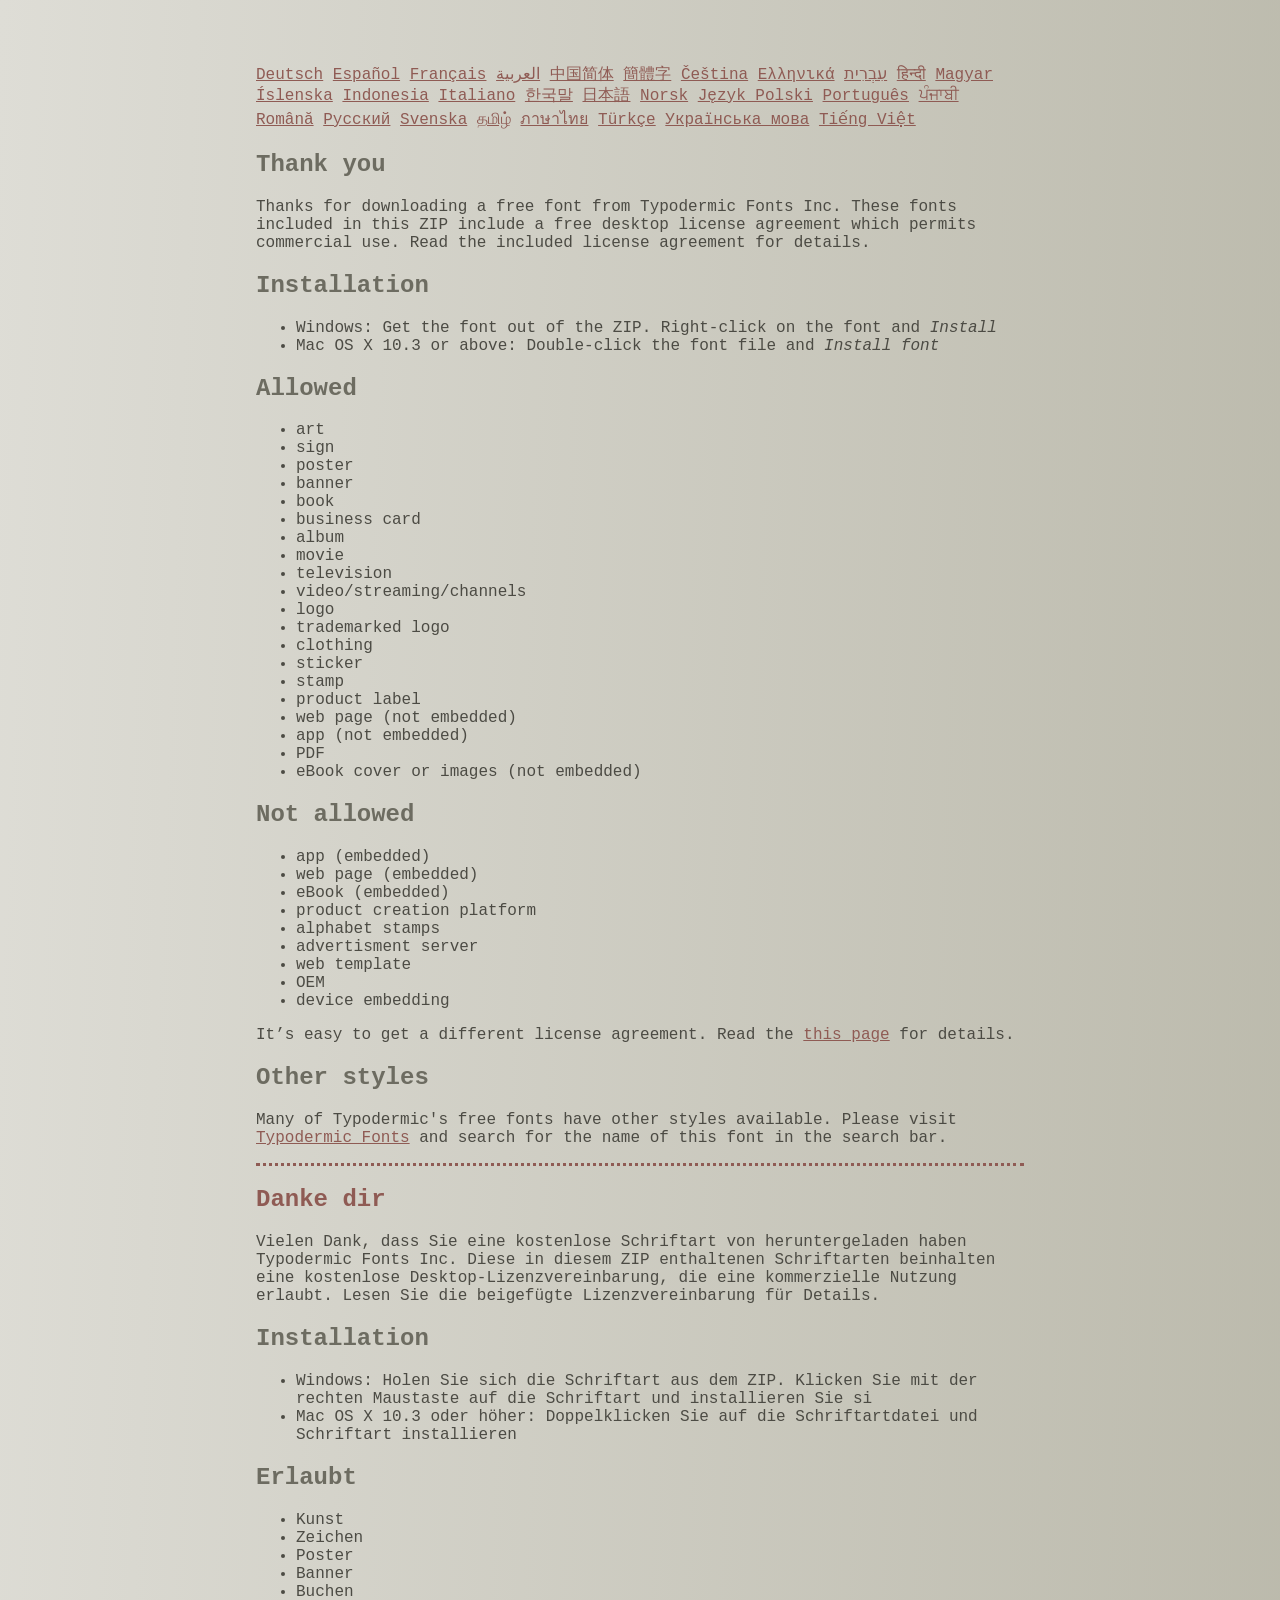
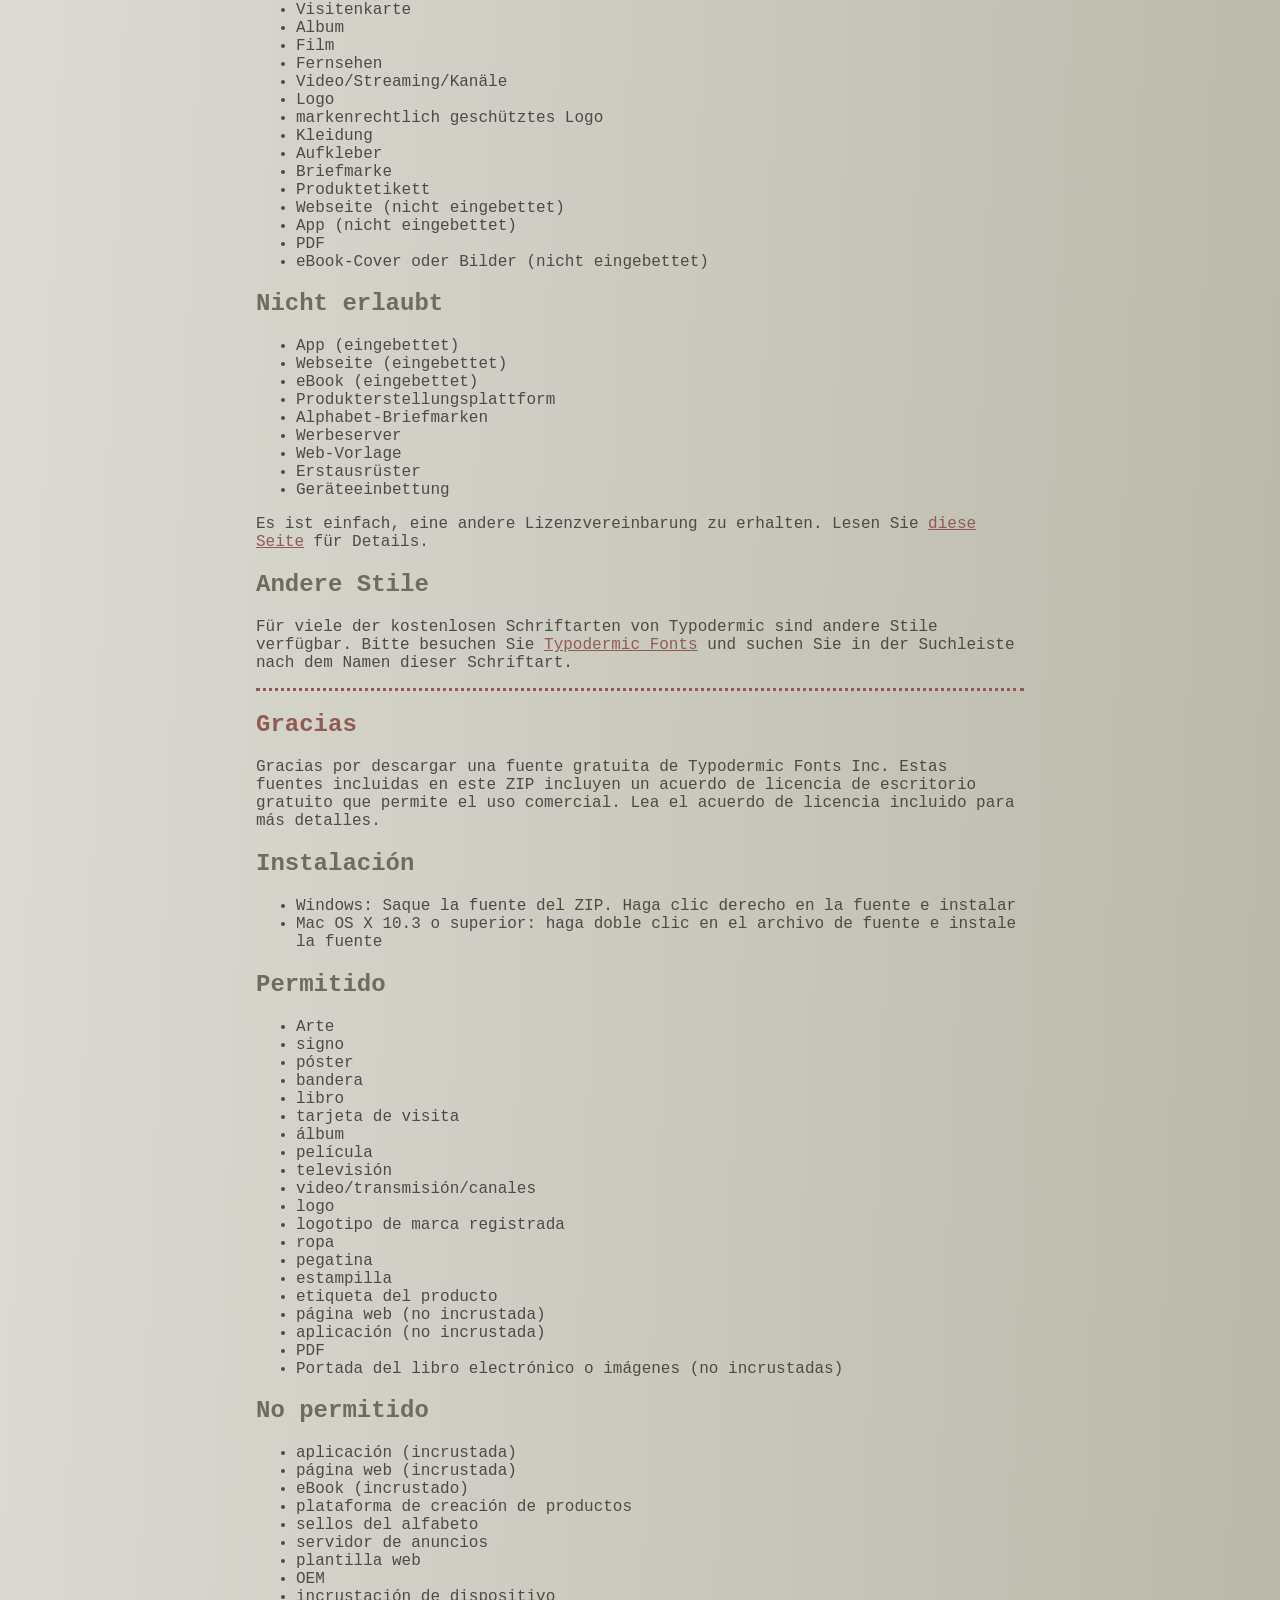
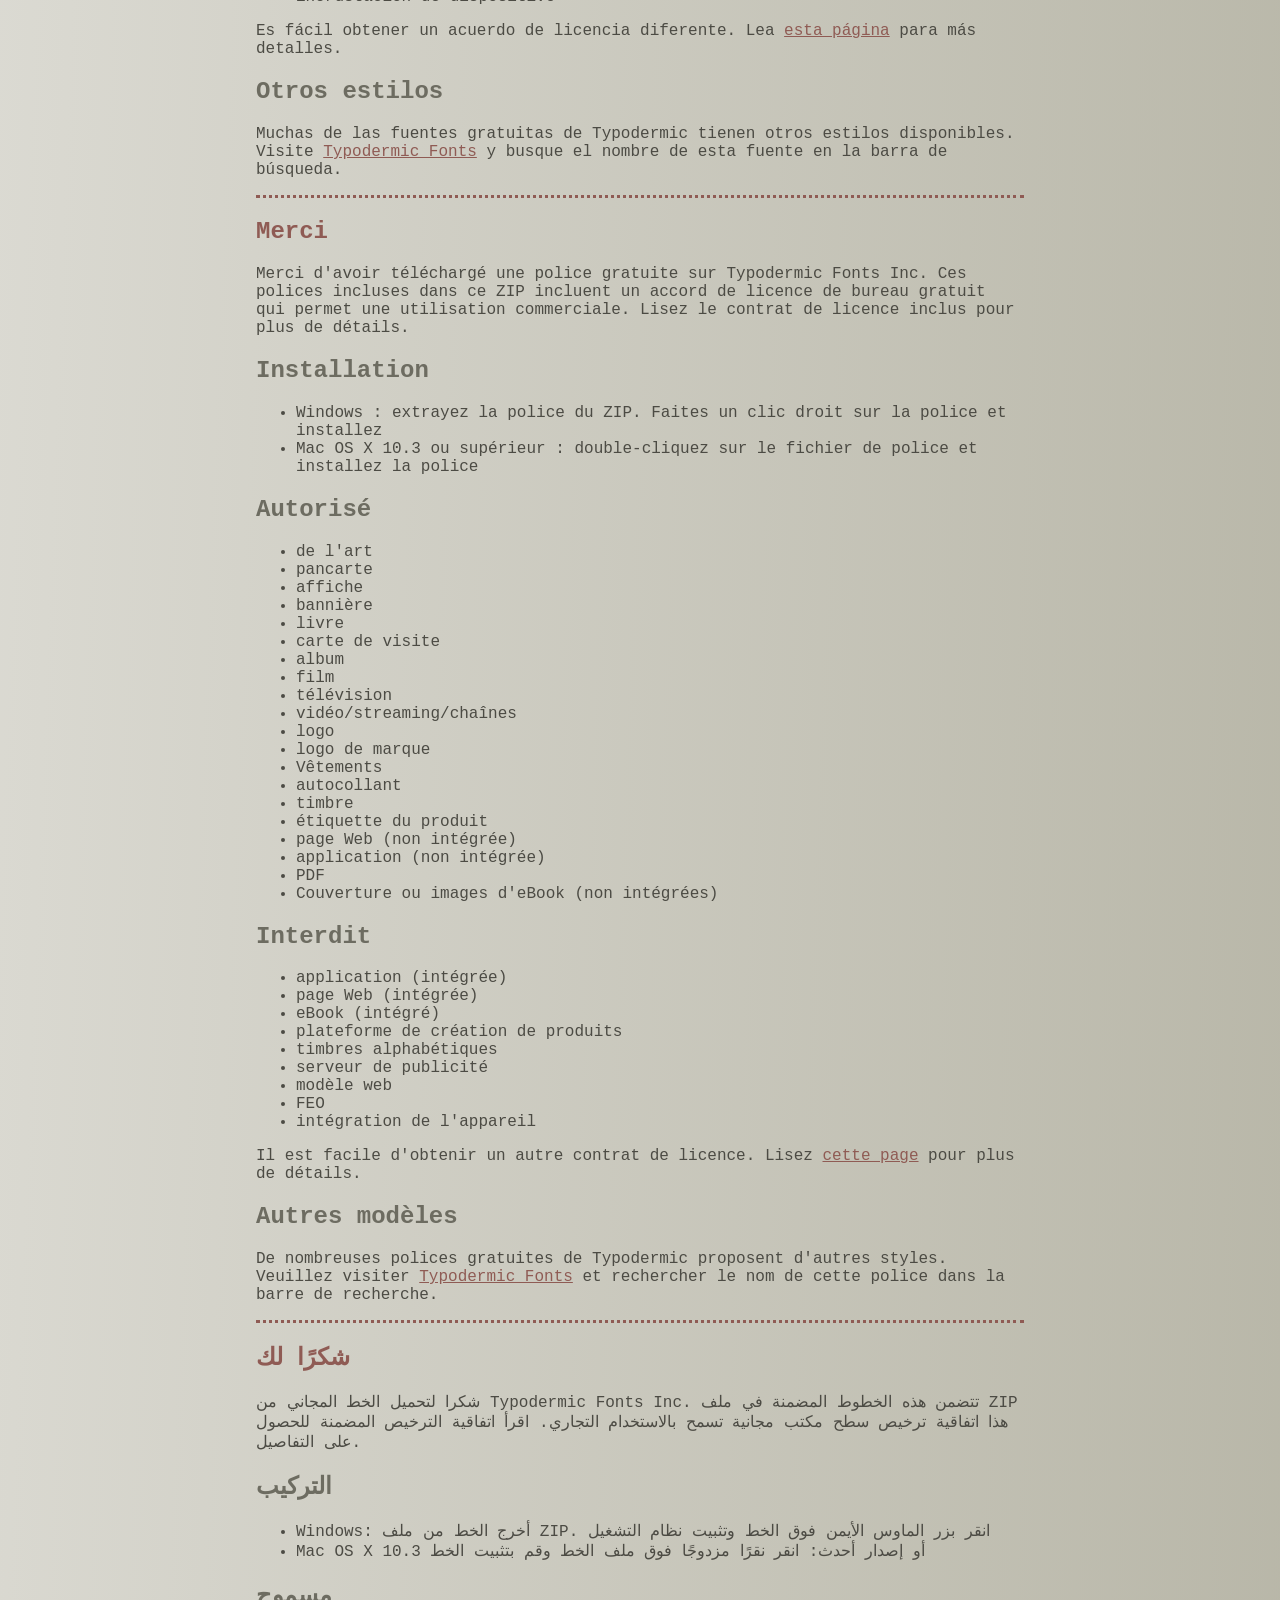
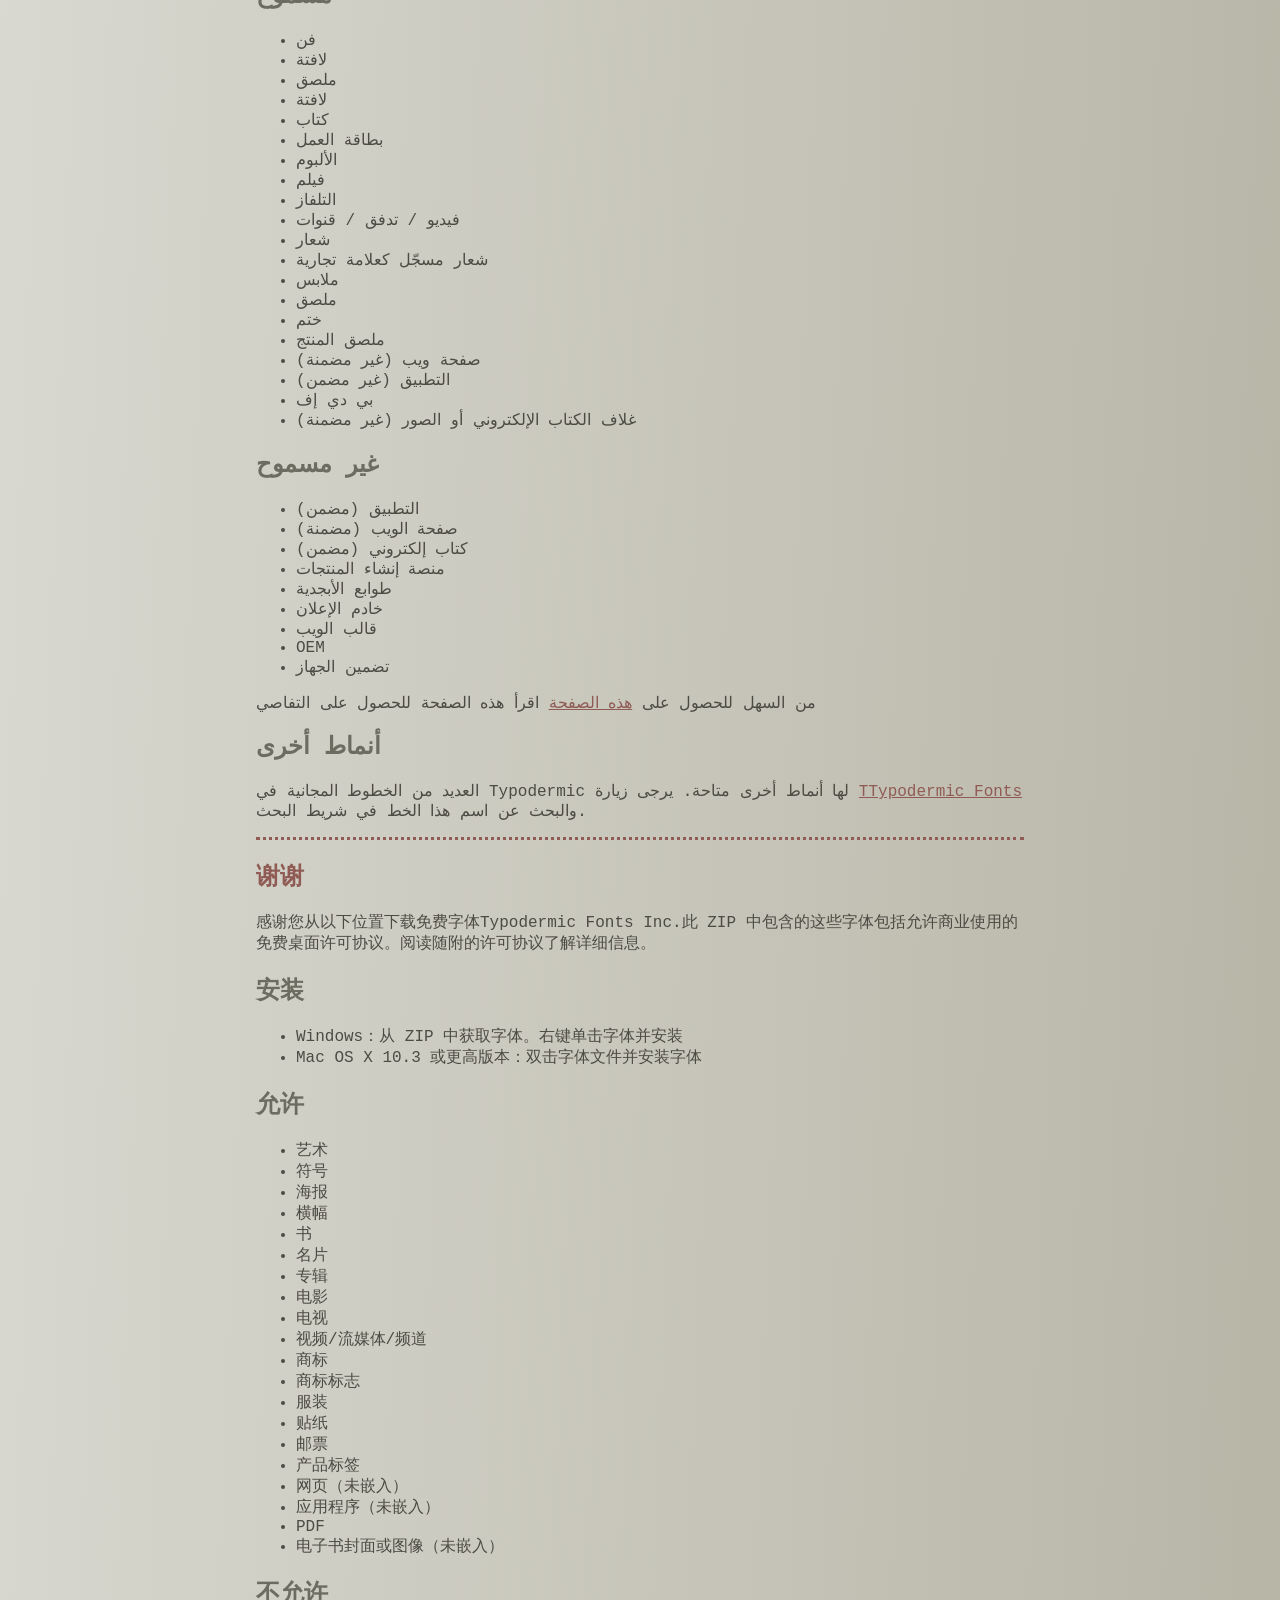
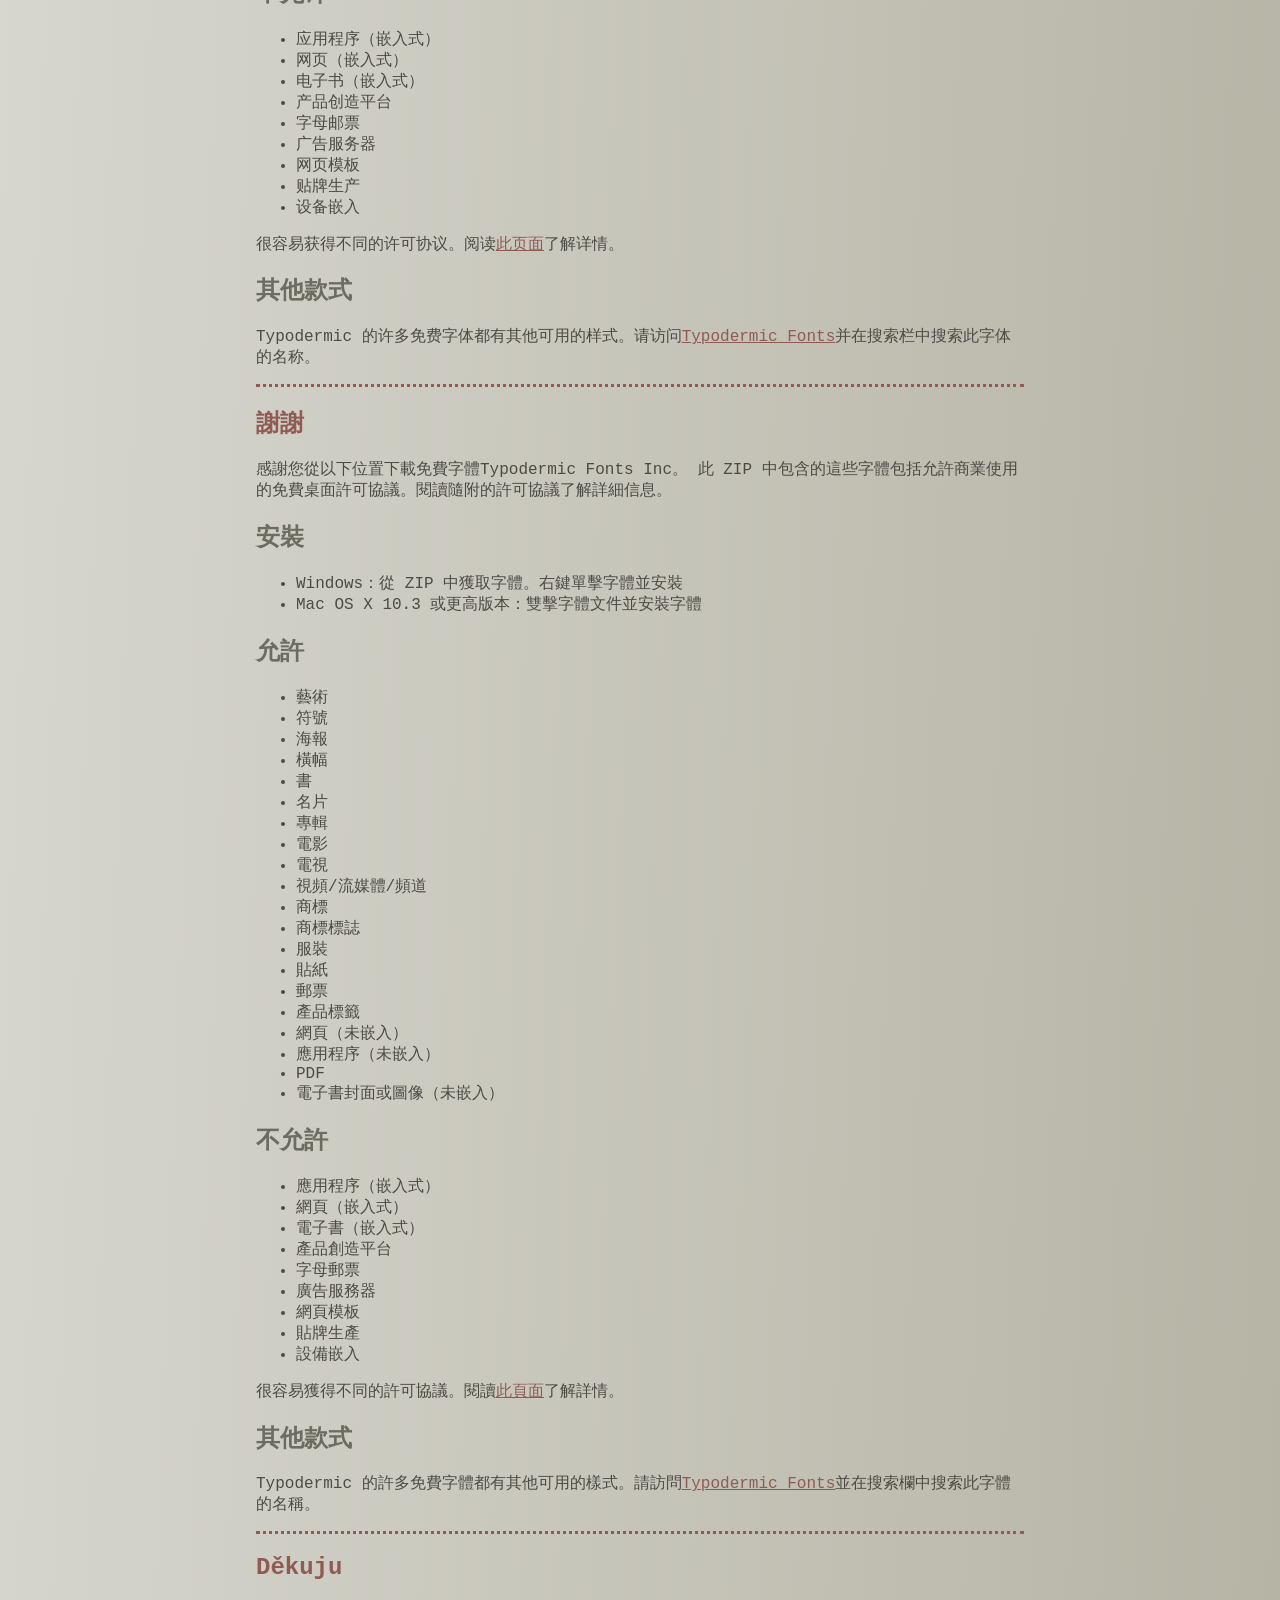
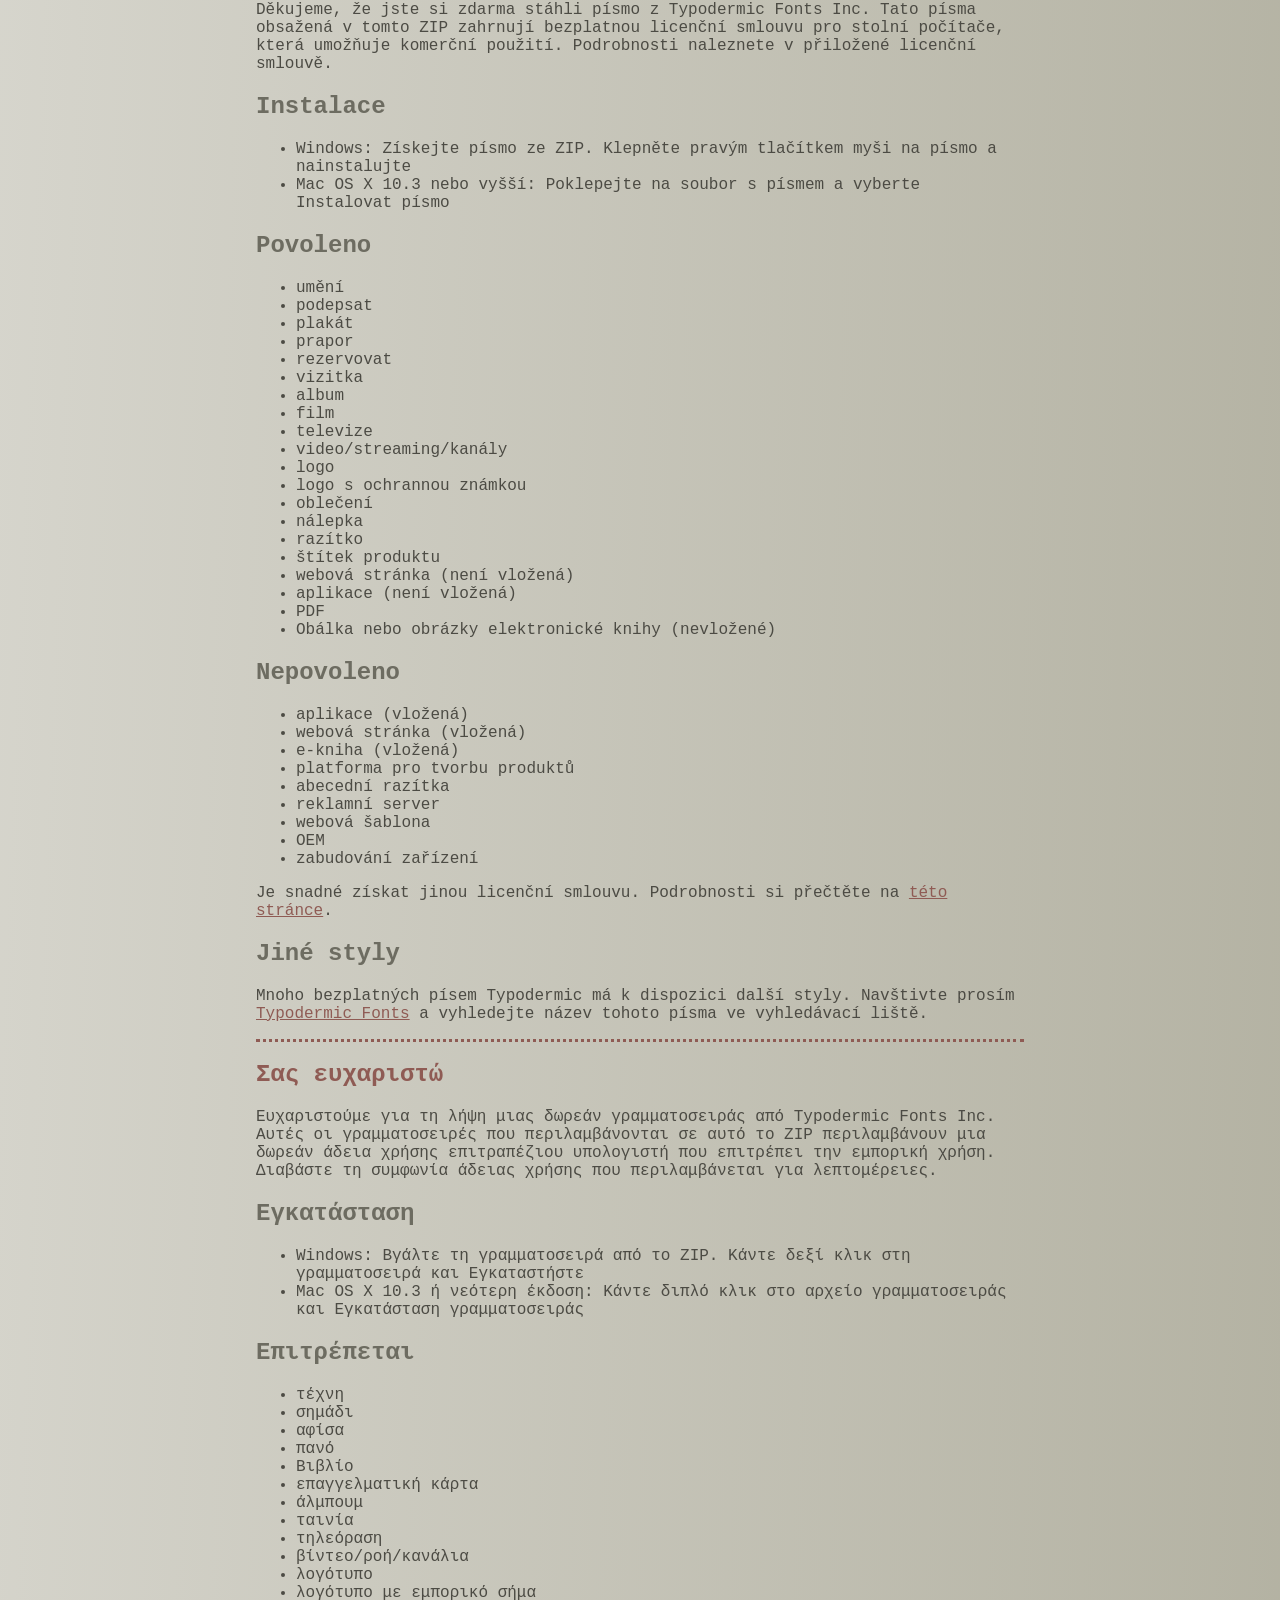
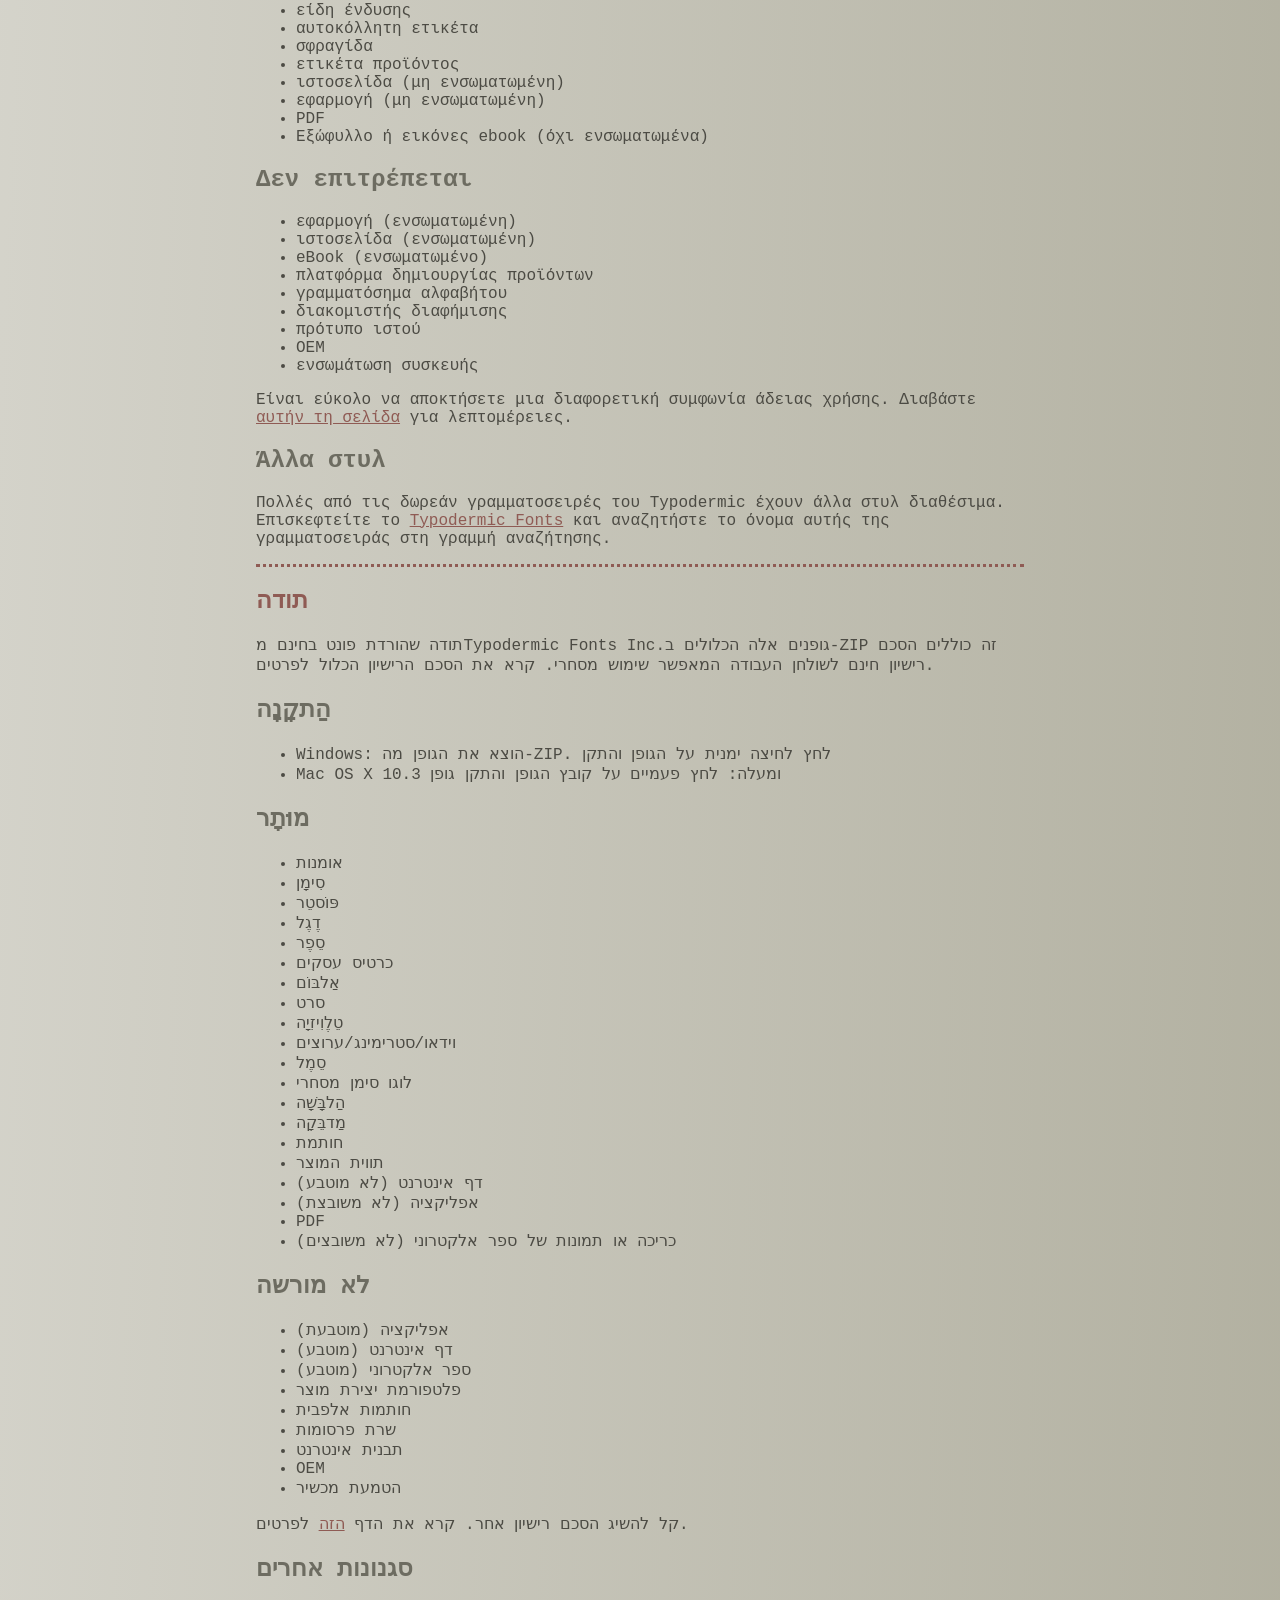
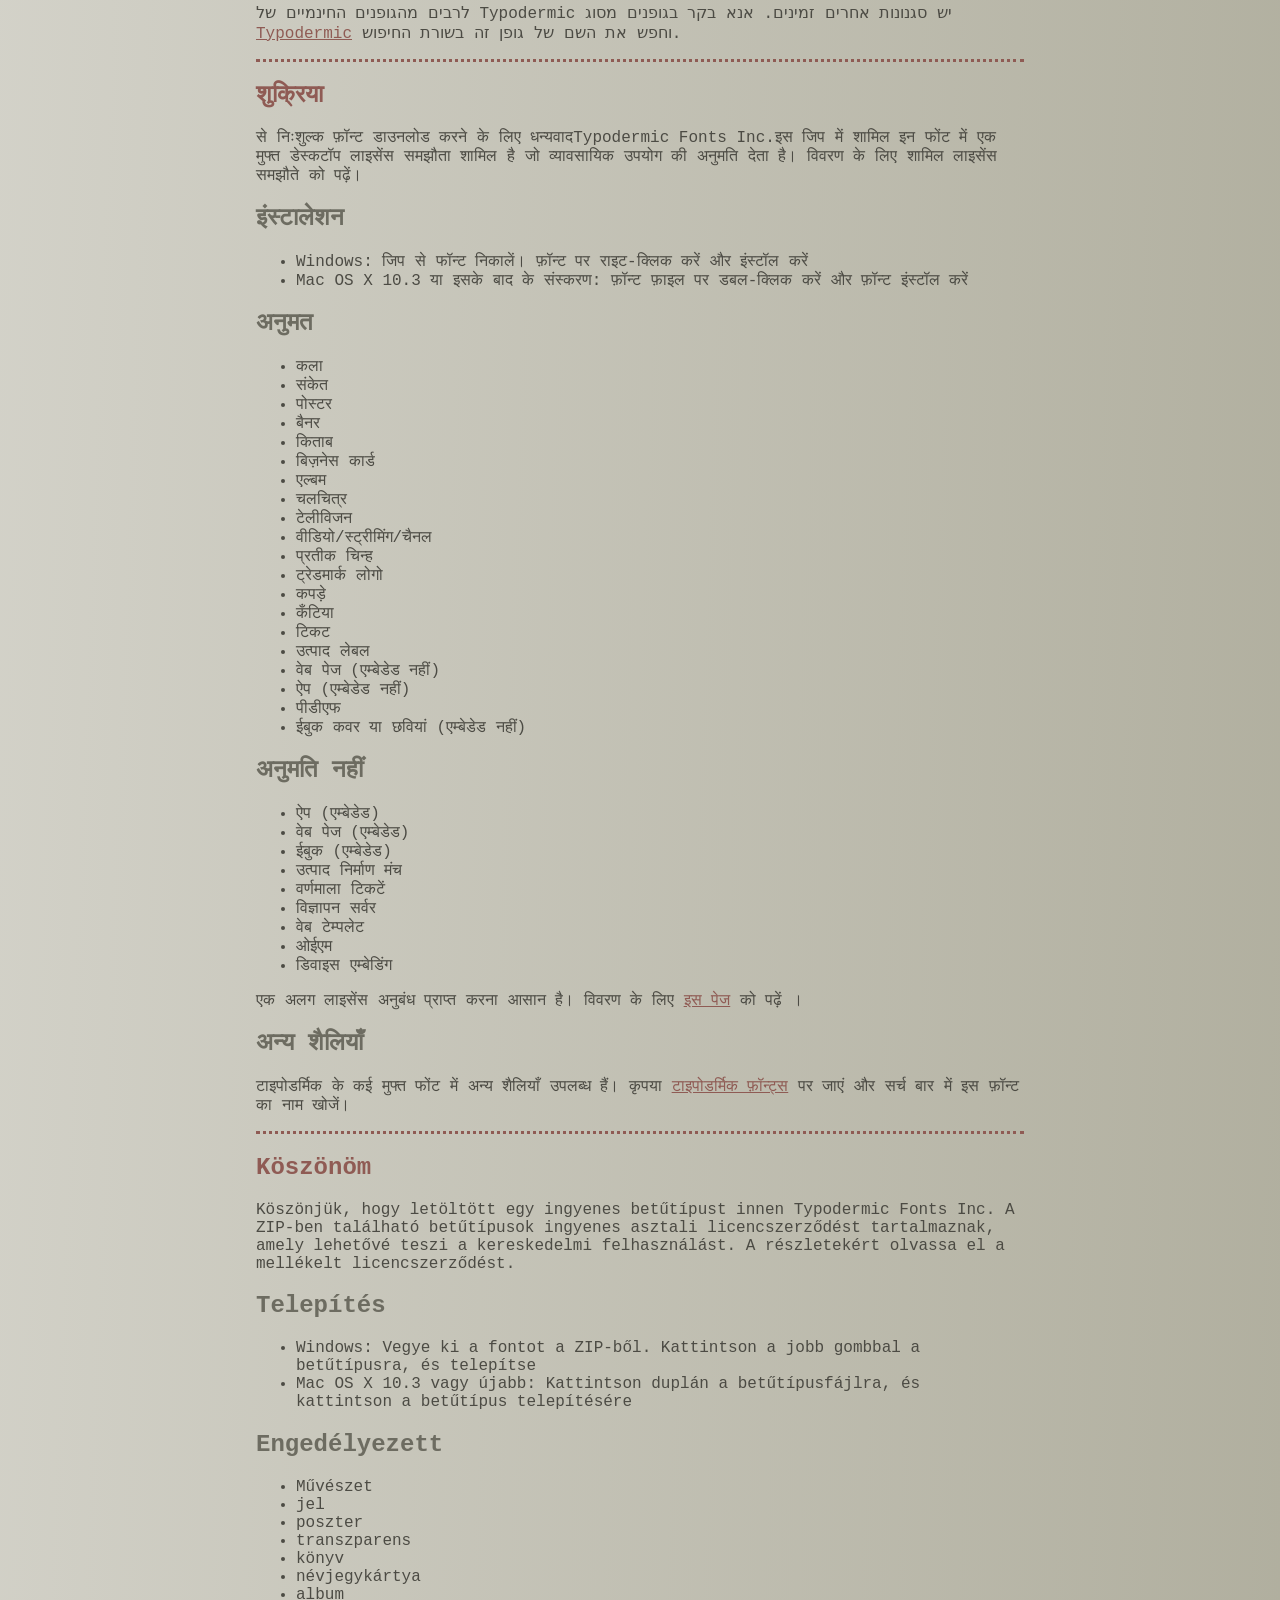
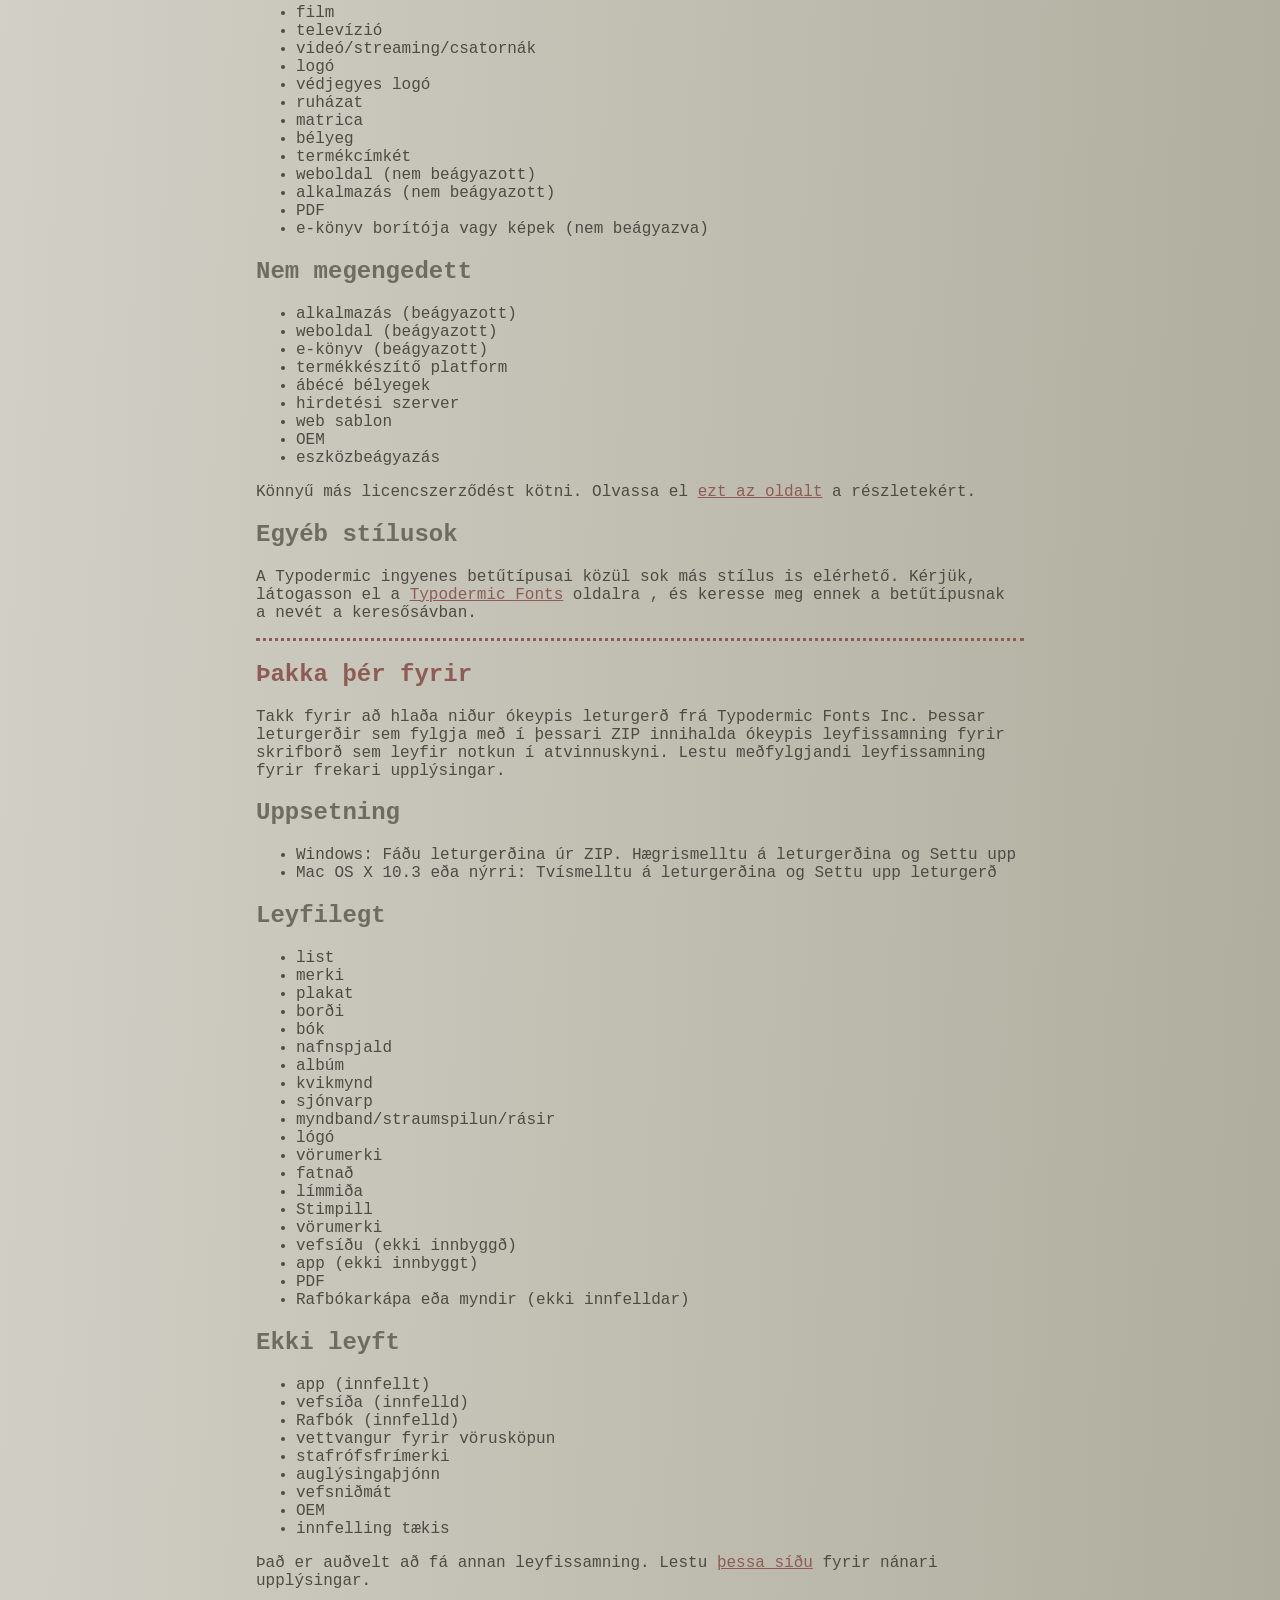
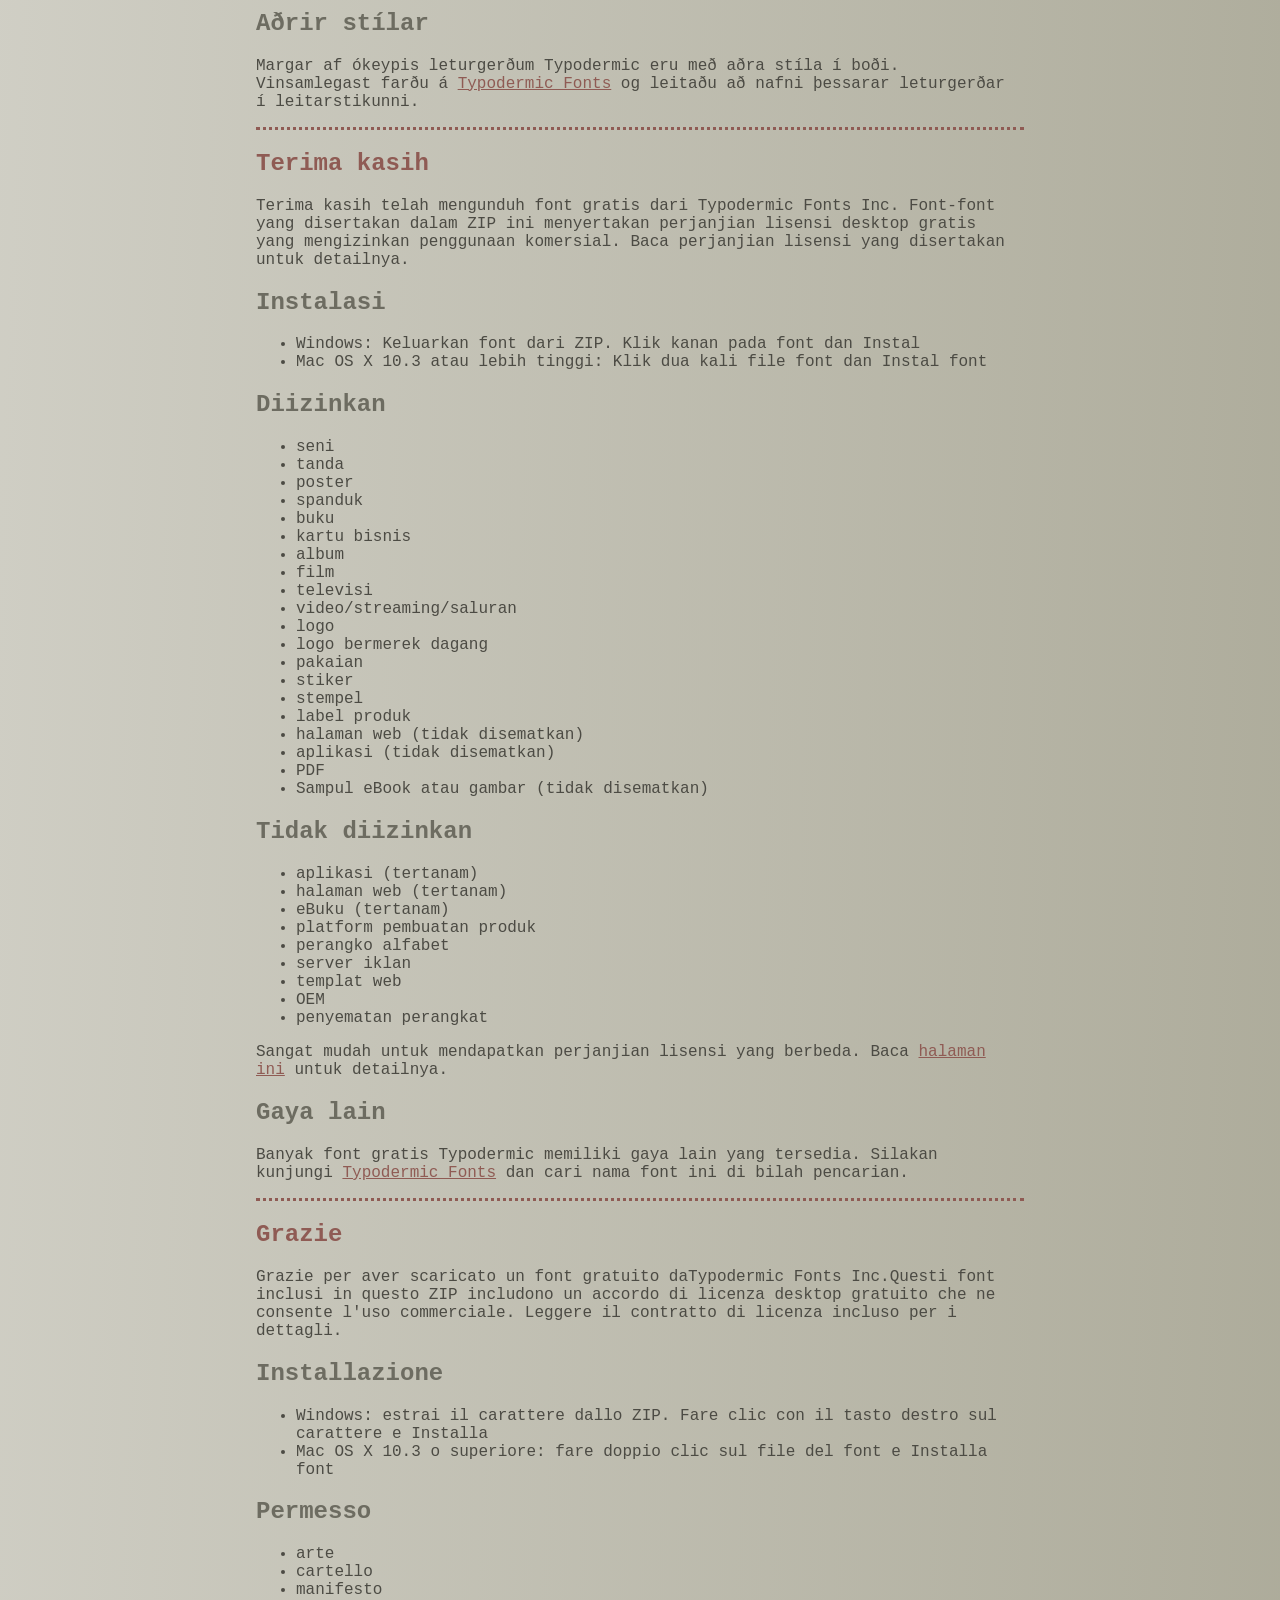
<file: font/ultraproxi/read-this.html>
<head>
<meta http-equiv="Content-Type" content="text/html; charset=utf-8">
<title>Typodermic Fonts Inc. Free Font Instructions 2023</title>
<style type="text/css">
body {margin:30px 20% 120px 20%; padding:0px; font-family:Consolas, Courier, sans-serif; color:#4c4b44; background-color:#c2c1b3;
/* IE10 Consumer Preview */ 
background-image: -ms-linear-gradient(top left, #DEDDD6 0%, #9D9B87 100%);
/* Mozilla Firefox */ 
background-image: -moz-linear-gradient(top left, #DEDDD6 0%, #9D9B87 100%);
/* Opera */ 
background-image: -o-linear-gradient(top left, #DEDDD6 0%, #9D9B87 100%);
/* Webkit (Safari/Chrome 10) */ 
background-image: -webkit-gradient(linear, left top, right bottom, color-stop(0, #DEDDD6), color-stop(1, #9D9B87));
/* Webkit (Chrome 11+) */ 
background-image: -webkit-linear-gradient(top left, #DEDDD6 0%, #9D9B87 100%);
/* W3C Markup, IE10 Release Preview */ 
background-image: linear-gradient(to bottom right, #DEDDD6 0%, #9D9B87 100%);
	}
h2 {color:#6d6c61;}
a {color:#8f5b54;}
a:hover {color:#ffffff; background-color:#9a998c;}
hr.dotted {border: 0; border-top: 3px dotted #8f5b54;}
</style>
</head>

<body>

<br>

<p translate="no">
<a href="#German">Deutsch</a>
<a href="#Spanish">Español</a>
<a href="#French">Français</a>
<a href="#Arabic">العربية</a>
<a href="#Chinese">中国简体</a>
<a href="#Chinese(trad)">簡體字</a>
<a href="#Czech">Čeština</a>
<a href="#Greek">Ελληνικά</a>
<a href="#Hebrew">עִבְרִית</a>
<a href="#Hindi">हिन्दी</a>
<a href="#Hungarian">Magyar</a>
<a href="#Icelandic">Íslenska</a>
<a href="#Indonesian">Indonesia</a>
<a href="#Italian">Italiano</a>
<a href="#Korean">한국말</a>
<a href="#Japanese">日本語</a>
<a href="#Norwegian">Norsk</a>
<a href="#Polish">Język&nbsp;Polski</a>
<a href="#Portuguese">Português</a>
<a href="#Punjabi">ਪੰਜਾਬੀ</a>
<a href="#Romanian">Română</a>
<a href="#Russian">Русский</a>
<a href="#Swedish">Svenska</a>
<a href="#Tamil">தமிழ்</a>
<a href="#Thai">ภาษาไทย</a>
<a href="#Turkish">Türkçe</a>
<a href="#Ukrainian">Українська&nbsp;мова</a>
<a href="#Vietnamese">Tiếng&nbsp;Việt</a>
</p>

<h2>Thank you</h2>

<p>Thanks for downloading a free font from <span translate="no">Typodermic Fonts Inc.</span> These fonts included in this ZIP include a free desktop license agreement which permits commercial use. Read the included license agreement for details.</p>


<h2>Installation</h2>
<ul><li>Windows: Get the font out of the ZIP. Right-click on the font and <em>Install</em><li>Mac OS X 10.3 or above: Double-click the font file and <em>Install font</em></ul>

<h2>Allowed</h2>

<ul>
<li>art</li>
<li>sign</li>
<li>poster</li>
<li>banner</li>
<li>book</li>
<li>business card</li>
<li>album</li>
<li>movie</li>
<li>television</li>
<li>video/streaming/channels</li>
<li>logo</li>
<li>trademarked logo</li>
<li>clothing</li>
<li>sticker</li>
<li>stamp</li>
<li>product label</li>
<li>web page (not embedded)</li>
<li>app (not embedded)</li>
<li>PDF</li>
<li>eBook cover or images (not embedded)</li>
</ul>

<h2>Not allowed</h2>

<ul>
<li>app (embedded)</li>
<li>web page (embedded)</li>
<li>eBook (embedded)</li>
<li>product creation platform</li>
<li>alphabet stamps</li>
<li>advertisment server</li>
<li>web template</li>
<li>OEM</li>
<li>device embedding</li>
</ul>

<p>It&rsquo;s easy to get a different license agreement. Read the <a href="https://typodermicfonts.com/license/">this page</a> for details. </p>

<h2>Other styles</h2>

<p>Many of Typodermic's free fonts have other styles available. Please visit <a href="https://typodermicfonts.com">Typodermic Fonts</a> and search for the name of this font in the search bar.</p>

<hr class="dotted">

<h2><a id="German">Danke dir</a></h2>

<p>Vielen Dank, dass Sie eine kostenlose Schriftart von heruntergeladen haben Typodermic Fonts Inc. Diese in diesem ZIP enthaltenen Schriftarten beinhalten eine kostenlose Desktop-Lizenzvereinbarung, die eine kommerzielle Nutzung erlaubt. Lesen Sie die beigefügte Lizenzvereinbarung für Details.</p>


<h2>Installation</h2>
<ul><li>Windows: Holen Sie sich die Schriftart aus dem ZIP. Klicken Sie mit der rechten Maustaste auf die Schriftart und installieren Sie si<li>Mac OS X 10.3 oder höher: Doppelklicken Sie auf die Schriftartdatei und Schriftart installieren </ul>

<h2>Erlaubt</h2>

<ul>
<li>Kunst</li>
<li>Zeichen</li>
<li>Poster</li>
<li>Banner</li>
<li>Buchen</li>
<li>Visitenkarte</li>
<li>Album</li>
<li>Film</li>
<li>Fernsehen</li>
<li>Video/Streaming/Kanäle</li>
<li>Logo</li>
<li>markenrechtlich geschütztes Logo</li>
<li>Kleidung</li>
<li>Aufkleber</li>
<li>Briefmarke</li>
<li>Produktetikett</li>
<li>Webseite (nicht eingebettet)</li>
<li>App (nicht eingebettet)</li>
<li>PDF</li>
<li>eBook-Cover oder Bilder (nicht eingebettet)</li>
</ul>

<h2>Nicht erlaubt</h2>

<ul>
<li>App (eingebettet)</li>
<li>Webseite (eingebettet)</li>
<li>eBook (eingebettet)</li>
<li>Produkterstellungsplattform</li>
<li>Alphabet-Briefmarken</li>
<li>Werbeserver</li>
<li>Web-Vorlage</li>
<li>Erstausrüster</li>
<li>Geräteeinbettung</li>
</ul>

<p>Es ist einfach, eine andere Lizenzvereinbarung zu erhalten. Lesen Sie <a href="https://typodermicfonts.com/license/">diese Seite</a> für Details.</p>

<h2>Andere Stile</h2>

<p>Für viele der kostenlosen Schriftarten von Typodermic sind andere Stile verfügbar. Bitte besuchen Sie <a href="https://typodermicfonts.com">Typodermic Fonts</a> und suchen Sie in der Suchleiste nach dem Namen dieser Schriftart.</p>


<hr class="dotted">

<h2><a id="Spanish">Gracias</a></h2>

<p>Gracias por descargar una fuente gratuita de Typodermic Fonts Inc. Estas fuentes incluidas en este ZIP incluyen un acuerdo de licencia de escritorio gratuito que permite el uso comercial. Lea el acuerdo de licencia incluido para más detalles.</p>


<h2>Instalación</h2>
<ul><li>Windows: Saque la fuente del ZIP. Haga clic derecho en la fuente e instalar <li>Mac OS X 10.3 o superior: haga doble clic en el archivo de fuente e instale la fuente</ul>

<h2>Permitido</h2>

<ul>
<li>Arte</li>
<li>signo</li>
<li>póster</li>
<li>bandera</li>
<li>libro</li>
<li>tarjeta de visita</li>
<li>álbum</li>
<li>película</li>
<li>televisión</li>
<li>video/transmisión/canales</li>
<li>logo</li>
<li>logotipo de marca registrada</li>
<li>ropa</li>
<li>pegatina</li>
<li>estampilla</li>
<li>etiqueta del producto</li>
<li>página web (no incrustada)</li>
<li>aplicación (no incrustada)</li>
<li>PDF</li>
<li>Portada del libro electrónico o imágenes (no incrustadas)</li>
</ul>


<h2>No permitido</h2>

<ul>
<li>aplicación (incrustada)</li>
<li>página web (incrustada)</li>
<li>eBook (incrustado)</li>
<li>plataforma de creación de productos</li>
<li>sellos del alfabeto</li>
<li>servidor de anuncios</li>
<li>plantilla web</li>
<li>OEM</li>
<li>incrustación de dispositivo</li>
</ul>

<p>Es fácil obtener un acuerdo de licencia diferente. Lea <a href="https://typodermicfonts.com/license/">esta página</a> para más detalles.</p>

<h2>Otros estilos</h2>

<p>Muchas de las fuentes gratuitas de Typodermic tienen otros estilos disponibles. Visite  <a href="https://typodermicfonts.com">Typodermic Fonts</a> y busque el nombre de esta fuente en la barra de búsqueda.</p>


<hr class="dotted">

<h2><a id="French">Merci</a></h2>

<p>Merci d'avoir téléchargé une police gratuite sur Typodermic Fonts Inc. Ces polices incluses dans ce ZIP incluent un accord de licence de bureau gratuit qui permet une utilisation commerciale. Lisez le contrat de licence inclus pour plus de détails.</p>


<h2>Installation</h2>
<ul><li>Windows : extrayez la police du ZIP. Faites un clic droit sur la police et installez<li>Mac OS X 10.3 ou supérieur : double-cliquez sur le fichier de police et installez la police</ul>
  



<h2>Autorisé</h2>

<ul>
<li>de l'art</li>
<li>pancarte</li>
<li>affiche</li>
<li>bannière</li>
<li>livre</li>
<li>carte de visite</li>
<li>album</li>
<li>film</li>
<li>télévision</li>
<li>vidéo/streaming/chaînes</li>
<li>logo</li>
<li>logo de marque</li>
<li>Vêtements</li>
<li>autocollant</li>
<li>timbre</li>
<li>étiquette du produit</li>
<li>page Web (non intégrée)</li>
<li>application (non intégrée)</li>
<li>PDF</li>
<li>Couverture ou images d'eBook (non intégrées)</li>
</ul>
 


<h2>Interdit</h2>

<ul>
<li>application (intégrée)</li>
<li>page Web (intégrée)</li>
<li>eBook (intégré)</li>
<li>plateforme de création de produits</li>
<li>timbres alphabétiques</li>
<li>serveur de publicité</li>
<li>modèle web</li>
<li>FEO</li>
<li>intégration de l'appareil</li>
</ul>

<p>Il est facile d'obtenir un autre contrat de licence. Lisez  <a href="https://typodermicfonts.com/license/">cette page</a> pour plus de détails.</p>

<h2>Autres modèles</h2>

<p>De nombreuses polices gratuites de Typodermic proposent d'autres styles. Veuillez visiter  <a href="https://typodermicfonts.com">Typodermic Fonts</a> et rechercher le nom de cette police dans la barre de recherche.</p>


<hr class="dotted">

<h2><a id="Arabic">شكرًا لك</a></h2>

<p>

شكرا لتحميل الخط المجاني من Typodermic Fonts Inc. تتضمن هذه الخطوط المضمنة في ملف ZIP هذا اتفاقية ترخيص سطح مكتب مجانية تسمح بالاستخدام التجاري. اقرأ اتفاقية الترخيص المضمنة للحصول على التفاصيل.</p>


<h2>التركيب</h2>
<ul><li>Windows: أخرج الخط من ملف ZIP. انقر بزر الماوس الأيمن فوق الخط وتثبيت
    نظام التشغيل <li>Mac OS X 10.3 أو إصدار أحدث: انقر نقرًا مزدوجًا فوق ملف الخط وقم بتثبيت الخط</em></ul>

<h2>مسموح</h2>

<ul>
<li>فن</li>
<li>لافتة</li>
<li>ملصق</li>
<li>لافتة</li>
<li>كتاب</li>
<li>بطاقة العمل</li>
<li>الألبوم</li>
<li>فيلم</li>
<li>التلفاز</li>
<li>فيديو / تدفق / قنوات</li>
<li>شعار</li>
<li>شعار مسجّل كعلامة تجارية</li>
<li>ملابس</li>
<li>ملصق</li>
<li>ختم</li>
<li>ملصق المنتج</li>
<li>صفحة ويب (غير مضمنة)</li>
<li>التطبيق (غير مضمن)</li>
<li>بي دي إف</li>
<li>غلاف الكتاب الإلكتروني أو الصور (غير مضمنة)</li>
</ul>

<h2>غير مسموح</h2>

<ul>
<li>التطبيق (مضمن)</li>
<li>صفحة الويب (مضمنة)</li>
<li>كتاب إلكتروني (مضمن)</li>
<li>منصة إنشاء المنتجات</li>
<li>طوابع الأبجدية</li>
<li>خادم الإعلان</li>
<li>قالب الويب</li>
<li>OEM</li>
<li>تضمين الجهاز</li>
</ul>

<p>من السهل  للحصول على <a href="https://typodermicfonts.com/license/">هذه الصفحة</a>  اقرأ هذه الصفحة للحصول على التفاصي</p>


<h2>أنماط أخرى</h2>

<p>العديد من الخطوط المجانية في Typodermic لها أنماط أخرى متاحة. يرجى زيارة <a href="https://typodermicfonts.com">TTypodermic Fonts</a> والبحث عن اسم هذا الخط في شريط البحث.</p>


<hr class="dotted">

<h2><a id="Chinese">谢谢</a></h2>

<p>感谢您从以下位置下载免费字体Typodermic Fonts Inc.此 ZIP 中包含的这些字体包括允许商业使用的免费桌面许可协议。阅读随附的许可协议了解详细信息。</p>


<h2>安装</h2>
<ul><li>Windows：从 ZIP 中获取字体。右键单击字体并安装<li>Mac OS X 10.3 或更高版本：双击字体文件并安装字体 </ul>

<h2>允许</h2>





<ul>
<li>艺术</li>
<li>符号</li>
<li>海报</li>
<li>横幅</li>
<li>书</li>
<li>名片</li>
<li>专辑</li>
<li>电影</li>
<li>电视</li>
<li>视频/流媒体/频道</li>
<li>商标</li>
<li>商标标志</li>
<li>服装</li>
<li>贴纸</li>
<li>邮票</li>
<li>产品标签</li>
<li>网页（未嵌入）</li>
<li>应用程序（未嵌入）</li>
<li>PDF</li>
<li>电子书封面或图像（未嵌入）</li>
</ul>

<h2>不允许</h2>

<ul>
<li>应用程序（嵌入式）</li>
<li>网页（嵌入式）</li>
<li>电子书（嵌入式）</li>
<li>产品创造平台</li>
<li>字母邮票</li>
<li>广告服务器</li>
<li>网页模板</li>
<li>贴牌生产</li>
<li>设备嵌入</li>
</ul>

<p>很容易获得不同的许可协议。阅读<a href="https://typodermicfonts.com/license/">此页面</a>了解详情。</p>

<h2>其他款式</h2>

<p>Typodermic 的许多免费字体都有其他可用的样式。请访问<a href="https://typodermicfonts.com">Typodermic Fonts</a>并在搜索栏中搜索此字体的名称。</p>


<hr class="dotted">

<h2><a id="Chinese(trad)">謝謝</a></h2>

<p>感謝您從以下位置下載免費字體Typodermic Fonts Inc。 此 ZIP 中包含的這些字體包括允許商業使用的免費桌面許可協議。閱讀隨附的許可協議了解詳細信息。</p>


<h2>安裝</h2>
<ul><li>Windows：從 ZIP 中獲取字體。右鍵單擊字體並安裝<li>Mac OS X 10.3 或更高版本：雙擊字體文件並安裝字體 </ul>

<h2>允許</h2>

<ul>
<li>藝術</li>
<li>符號</li>
<li>海報</li>
<li>橫幅</li>
<li>書</li>
<li>名片</li>
<li>專輯</li>
<li>電影</li>
<li>電視</li>
<li>視頻/流媒體/頻道</li>
<li>商標</li>
<li>商標標誌</li>
<li>服裝</li>
<li>貼紙</li>
<li>郵票</li>
<li>產品標籤</li>
<li>網頁（未嵌入）</li>
<li>應用程序（未嵌入）</li>
<li>PDF</li>
<li>電子書封面或圖像（未嵌入）</li>


</ul>

<h2>不允許</h2>

<ul>
<li>應用程序（嵌入式）</li>
<li>網頁（嵌入式）</li>
<li>電子書（嵌入式）</li>
<li>產品創造平台</li>
<li>字母郵票</li>
<li>廣告服務器</li>
<li>網頁模板</li>
<li>貼牌生產</li>
<li>設備嵌入</li>
</ul>

<p>很容易獲得不同的許可協議。閱讀<a href="https://typodermicfonts.com/license/">此頁面</a>了解詳情。</p>

<h2>其他款式</h2>

<p>Typodermic 的許多免費字體都有其他可用的樣式。請訪問<a href="https://typodermicfonts.com">Typodermic Fonts</a>並在搜索欄中搜索此字體的名稱。</p>


<hr class="dotted">

<h2><a id="Czech">Děkuju</a></h2>

<p>Děkujeme, že jste si zdarma stáhli písmo z Typodermic Fonts Inc. Tato písma obsažená v tomto ZIP zahrnují bezplatnou licenční smlouvu pro stolní počítače, která umožňuje komerční použití. Podrobnosti naleznete v přiložené licenční smlouvě.</p>


<h2>Instalace</h2>
<ul><li>Windows: Získejte písmo ze ZIP. Klepněte pravým tlačítkem myši na písmo a nainstalujte <li>Mac OS X 10.3 nebo vyšší: Poklepejte na soubor s písmem a vyberte Instalovat písmo </ul>

<h2>Povoleno</h2>

<ul>
<li>umění</li>
<li>podepsat</li>
<li>plakát</li>
<li>prapor</li>
<li>rezervovat</li>
<li>vizitka</li>
<li>album</li>
<li>film</li>
<li>televize</li>
<li>video/streaming/kanály</li>
<li>logo</li>
<li>logo s ochrannou známkou</li>
<li>oblečení</li>
<li>nálepka</li>
<li>razítko</li>
<li>štítek produktu</li>
<li>webová stránka (není vložená)</li>
<li>aplikace (není vložená)</li>
<li>PDF</li>
<li>Obálka nebo obrázky elektronické knihy (nevložené)</li>
</ul>

<h2>Nepovoleno</h2>

<ul>
<li>aplikace (vložená)</li>
<li>webová stránka (vložená)</li>
<li>e-kniha (vložená)</li>
<li>platforma pro tvorbu produktů</li>
<li>abecední razítka</li>
<li>reklamní server</li>
<li>webová šablona</li>
<li>OEM</li>
<li>zabudování zařízení</li>
</ul>

<p>Je snadné získat jinou licenční smlouvu. Podrobnosti si přečtěte na <a href="https://typodermicfonts.com/license/">této stránce</a>.

<h2>Jiné styly</h2>

<p>Mnoho bezplatných písem Typodermic má k dispozici další styly. Navštivte prosím <a href="https://typodermicfonts.com">Typodermic Fonts</a> a vyhledejte název tohoto písma ve vyhledávací liště.</p>

<hr class="dotted">

<h2><a id="Greek">Σας ευχαριστώ</a></h2>

<p>Ευχαριστούμε για τη λήψη μιας δωρεάν γραμματοσειράς από Typodermic Fonts Inc. Αυτές οι γραμματοσειρές που περιλαμβάνονται σε αυτό το ZIP περιλαμβάνουν μια δωρεάν άδεια χρήσης επιτραπέζιου υπολογιστή που επιτρέπει την εμπορική χρήση. Διαβάστε τη συμφωνία άδειας χρήσης που περιλαμβάνεται για λεπτομέρειες.</p>


<h2>Εγκατάσταση</h2>
<ul><li>Windows: Βγάλτε τη γραμματοσειρά από το ZIP. Κάντε δεξί κλικ στη γραμματοσειρά και Εγκαταστήστε <li>Mac OS X 10.3 ή νεότερη έκδοση: Κάντε διπλό κλικ στο αρχείο γραμματοσειράς και Εγκατάσταση γραμματοσειράς</ul>

<h2>Επιτρέπεται</h2>

<ul>
<li>τέχνη</li>
<li>σημάδι</li>
<li>αφίσα</li>
<li>πανό</li>
<li>Βιβλίο</li>
<li>επαγγελματική κάρτα</li>
<li>άλμπουμ</li>
<li>ταινία</li>
<li>τηλεόραση</li>
<li>βίντεο/ροή/κανάλια</li>
<li>λογότυπο</li>
<li>λογότυπο με εμπορικό σήμα</li>
<li>είδη ένδυσης</li>
<li>αυτοκόλλητη ετικέτα</li>
<li>σφραγίδα</li>
<li>ετικέτα προϊόντος</li>
<li>ιστοσελίδα (μη ενσωματωμένη)</li>
<li>εφαρμογή (μη ενσωματωμένη)</li>
<li>PDF</li>
<li>Εξώφυλλο ή εικόνες ebook (όχι ενσωματωμένα)</li>
</ul>

<h2>Δεν επιτρέπεται</h2>

<ul>
<li>εφαρμογή (ενσωματωμένη)</li>
<li>ιστοσελίδα (ενσωματωμένη)</li>
<li>eBook (ενσωματωμένο)</li>
<li>πλατφόρμα δημιουργίας προϊόντων</li>
<li>γραμματόσημα αλφαβήτου</li>
<li>διακομιστής διαφήμισης</li>
<li>πρότυπο ιστού</li>
<li>OEM</li>
<li>ενσωμάτωση συσκευής</li>
</ul>

<p>Είναι εύκολο να αποκτήσετε μια διαφορετική συμφωνία άδειας χρήσης. Διαβάστε <a href="https://typodermicfonts.com/license/">αυτήν τη σελίδα</a> για λεπτομέρειες.</p>

<h2>Άλλα στυλ</h2>

<p>Πολλές από τις δωρεάν γραμματοσειρές του Typodermic έχουν άλλα στυλ διαθέσιμα. Επισκεφτείτε το <a href="https://typodermicfonts.com">Typodermic Fonts</a> και αναζητήστε το όνομα αυτής της γραμματοσειράς στη γραμμή αναζήτησης.</p>


<hr class="dotted">

<h2><a id="Hebrew">תודה</a></h2>

<p>תודה שהורדת פונט בחינם מTypodermic Fonts Inc.גופנים אלה הכלולים ב-ZIP זה כוללים הסכם רישיון חינם לשולחן העבודה המאפשר שימוש מסחרי. קרא את הסכם הרישיון הכלול לפרטים.</p>


<h2>הַתקָנָה</h2>
<ul><li>Windows: הוצא את הגופן מה-ZIP. לחץ לחיצה ימנית על הגופן והתקן<li>Mac OS X 10.3 ומעלה: לחץ פעמיים על קובץ הגופן והתקן גופן</ul>

   
<h2>מוּתָר</h2>

<ul>
<li>אומנות</li>
<li>סִימָן</li>
<li>פּוֹסטֵר</li>
<li>דֶגֶל</li>
<li>סֵפֶר</li>
<li>כרטיס עסקים</li>
<li>אַלבּוֹם</li>
<li>סרט</li>
<li>טֵלֶוִיזִיָה</li>
<li>וידאו/סטרימינג/ערוצים</li>
<li>סֵמֶל</li>
<li>לוגו סימן מסחרי</li>
<li>הַלבָּשָׁה</li>
<li>מַדבֵּקָה</li>
<li>חותמת</li>
<li>תווית המוצר</li>
<li>דף אינטרנט (לא מוטבע)</li>
<li>אפליקציה (לא משובצת)</li>
<li>PDF</li>
<li>כריכה או תמונות של ספר אלקטרוני (לא משובצים)</li>
</ul>

<h2>לא מורשה</h2>

<ul>
<li>אפליקציה (מוטבעת)</li>
<li>דף אינטרנט (מוטבע)</li>
<li>ספר אלקטרוני (מוטבע)</li>
<li>פלטפורמת יצירת מוצר</li>
<li>חותמות אלפבית</li>
<li>שרת פרסומות</li>
<li>תבנית אינטרנט</li>
<li>OEM</li>
<li>הטמעת מכשיר</li>
</ul>

<p>קל להשיג הסכם רישיון אחר. קרא את הדף <a href="https://typodermicfonts.com/license/">הזה</a> לפרטים.</p>

<h2>סגנונות אחרים</h2>

<p>לרבים מהגופנים החינמיים של Typodermic יש סגנונות אחרים זמינים. אנא בקר בגופנים מסוג <a href="https://typodermicfonts.com">Typodermic</a> וחפש את השם של גופן זה בשורת החיפוש.</p>

<hr class="dotted">

<h2><a id="Hindi">शुक्रिया</a></h2>

<p>से निःशुल्क फ़ॉन्ट डाउनलोड करने के लिए धन्यवादTypodermic Fonts Inc.इस जिप में शामिल इन फोंट में एक मुफ्त डेस्कटॉप लाइसेंस समझौता शामिल है जो व्यावसायिक उपयोग की अनुमति देता है। विवरण के लिए शामिल लाइसेंस समझौते को पढ़ें।</p>


<h2>इंस्टालेशन</h2>
<ul><li>Windows: जिप से फॉन्ट निकालें। फ़ॉन्ट पर राइट-क्लिक करें और इंस्टॉल करें<li>Mac OS X 10.3 या इसके बाद के संस्करण: फ़ॉन्ट फ़ाइल पर डबल-क्लिक करें और फ़ॉन्ट इंस्टॉल करें </ul>

<h2>अनुमत</h2>

<ul>
<li>कला</li>
<li>संकेत</li>
<li>पोस्टर</li>
<li>बैनर</li>
<li>किताब</li>
<li>बिज़नेस कार्ड</li>
<li>एल्बम</li>
<li>चलचित्र</li>
<li>टेलीविजन</li>
<li>वीडियो/स्ट्रीमिंग/चैनल</li>
<li>प्रतीक चिन्ह</li>
<li>ट्रेडमार्क लोगो</li>
<li>कपड़े</li>
<li>कँटिया</li>
<li>टिकट</li>
<li>उत्पाद लेबल</li>
<li>वेब पेज (एम्बेडेड नहीं)</li>
<li>ऐप (एम्बेडेड नहीं)</li>
<li>पीडीएफ</li>
<li>ईबुक कवर या छवियां (एम्बेडेड नहीं)</li>
</ul>

<h2>अनुमति नहीं</h2>

<ul>
<li>ऐप (एम्बेडेड)</li>
<li>वेब पेज (एम्बेडेड)</li>
<li>ईबुक (एम्बेडेड)</li>
<li>उत्पाद निर्माण मंच</li>
<li>वर्णमाला टिकटें</li>
<li>विज्ञापन सर्वर</li>
<li>वेब टेम्पलेट</li>
<li>ओईएम</li>
<li>डिवाइस एम्बेडिंग</li>
</ul>

<p>एक अलग लाइसेंस अनुबंध प्राप्त करना आसान है। विवरण के लिए <a href="https://typodermicfonts.com/license/">इस पेज</a> को पढ़ें ।</p>

<h2>अन्य शैलियाँ</h2>

<p>टाइपोडर्मिक के कई मुफ्त फोंट में अन्य शैलियाँ उपलब्ध हैं। कृपया <a href="https://typodermicfonts.com">टाइपोडर्मिक फ़ॉन्ट्स</a> पर जाएं और सर्च बार में इस फ़ॉन्ट का नाम खोजें।</p>


<hr class="dotted">

<h2><a id="Hungarian">Köszönöm</a></h2>

<p>Köszönjük, hogy letöltött egy ingyenes betűtípust innen Typodermic Fonts Inc. A ZIP-ben található betűtípusok ingyenes asztali licencszerződést tartalmaznak, amely lehetővé teszi a kereskedelmi felhasználást. A részletekért olvassa el a mellékelt licencszerződést.</p>


<h2>Telepítés</h2>
<ul><li>Windows: Vegye ki a fontot a ZIP-ből. Kattintson a jobb gombbal a betűtípusra, és telepítse <li>Mac OS X 10.3 vagy újabb: Kattintson duplán a betűtípusfájlra, és kattintson a betűtípus telepítésére </ul>

<h2>Engedélyezett</h2>

<ul>
<li>Művészet</li>
<li>jel</li>
<li>poszter</li>
<li>transzparens</li>
<li>könyv</li>
<li>névjegykártya</li>
<li>album</li>
<li>film</li>
<li>televízió</li>
<li>videó/streaming/csatornák</li>
<li>logó</li>
<li>védjegyes logó</li>
<li>ruházat</li>
<li>matrica</li>
<li>bélyeg</li>
<li>termékcímkét</li>
<li>weboldal (nem beágyazott)</li>
<li>alkalmazás (nem beágyazott)</li>
<li>PDF</li>
<li>e-könyv borítója vagy képek (nem beágyazva)</li>
</ul>

<h2>Nem megengedett</h2>

<ul>
<li>alkalmazás (beágyazott)</li>
<li>weboldal (beágyazott)</li>
<li>e-könyv (beágyazott)</li>
<li>termékkészítő platform</li>
<li>ábécé bélyegek</li>
<li>hirdetési szerver</li>
<li>web sablon</li>
<li>OEM</li>
<li>eszközbeágyazás</li>
</ul>

<p>Könnyű más licencszerződést kötni. Olvassa el <a href="https://typodermicfonts.com/license/">ezt az oldalt</a> a részletekért.</p>

<h2>Egyéb stílusok</h2>

<p>A Typodermic ingyenes betűtípusai közül sok más stílus is elérhető. Kérjük, látogasson el a <a href="https://typodermicfonts.com">Typodermic Fonts</a> oldalra , és keresse meg ennek a betűtípusnak a nevét a keresősávban.</p>


<hr class="dotted">

<h2><a id="Icelandic">Þakka þér fyrir</a></h2>

<p>Takk fyrir að hlaða niður ókeypis leturgerð frá Typodermic Fonts Inc. Þessar leturgerðir sem fylgja með í þessari ZIP innihalda ókeypis leyfissamning fyrir skrifborð sem leyfir notkun í atvinnuskyni. Lestu meðfylgjandi leyfissamning fyrir frekari upplýsingar.</p>

<h2>Uppsetning</h2>
<ul><li>Windows: Fáðu leturgerðina úr ZIP. Hægrismelltu á leturgerðina og Settu upp <li>Mac OS X 10.3 eða nýrri: Tvísmelltu á leturgerðina og Settu upp leturgerð</ul>

<h2>Leyfilegt</h2>

<ul>
<li>list</li>
<li>merki</li>
<li>plakat</li>
<li>borði</li>
<li>bók</li>
<li>nafnspjald</li>
<li>albúm</li>
<li>kvikmynd</li>
<li>sjónvarp</li>
<li>myndband/straumspilun/rásir</li>
<li>lógó</li>
<li>vörumerki</li>
<li>fatnað</li>
<li>límmiða</li>
<li>Stimpill</li>
<li>vörumerki</li>
<li>vefsíðu (ekki innbyggð)</li>
<li>app (ekki innbyggt)</li>
<li>PDF</li>
<li>Rafbókarkápa eða myndir (ekki innfelldar)</li>
</ul>

<h2>Ekki leyft</h2>

<ul>
<li>app (innfellt)</li>
<li>vefsíða (innfelld)</li>
<li>Rafbók (innfelld)</li>
<li>vettvangur fyrir vörusköpun</li>
<li>stafrófsfrímerki</li>
<li>auglýsingaþjónn</li>
<li>vefsniðmát</li>
<li>OEM</li>
<li>innfelling tækis</li>
</ul>

<p>Það er auðvelt að fá annan leyfissamning. Lestu <a href="https://typodermicfonts.com/license/">þessa síðu</a> fyrir nánari upplýsingar.</p>

<h2>Aðrir stílar</h2>

<p>Margar af ókeypis leturgerðum Typodermic eru með aðra stíla í boði. Vinsamlegast farðu á <a href="https://typodermicfonts.com">Typodermic Fonts</a> og leitaðu að nafni þessarar leturgerðar í leitarstikunni.</p>


<hr class="dotted">

<h2><a id="Indonesian">Terima kasih</a></h2>

<p>Terima kasih telah mengunduh font gratis dari Typodermic Fonts Inc. Font-font yang disertakan dalam ZIP ini menyertakan perjanjian lisensi desktop gratis yang mengizinkan penggunaan komersial. Baca perjanjian lisensi yang disertakan untuk detailnya.</p>


<h2>Instalasi</h2>
<ul><li>Windows: Keluarkan font dari ZIP. Klik kanan pada font dan Instal <li>Mac OS X 10.3 atau lebih tinggi: Klik dua kali file font dan Instal font </ul>

<h2>Diizinkan</h2>

<ul>
<li>seni</li>
<li>tanda</li>
<li>poster</li>
<li>spanduk</li>
<li>buku</li>
<li>kartu bisnis</li>
<li>album</li>
<li>film</li>
<li>televisi</li>
<li>video/streaming/saluran</li>
<li>logo</li>
<li>logo bermerek dagang</li>
<li>pakaian</li>
<li>stiker</li>
<li>stempel</li>
<li>label produk</li>
<li>halaman web (tidak disematkan)</li>
<li>aplikasi (tidak disematkan)</li>
<li>PDF</li>
<li>Sampul eBook atau gambar (tidak disematkan)</li>
</ul>

<h2>Tidak diizinkan</h2>

<ul>
<li>aplikasi (tertanam)</li>
<li>halaman web (tertanam)</li>
<li>eBuku (tertanam)</li>
<li>platform pembuatan produk</li>
<li>perangko alfabet</li>
<li>server iklan</li>
<li>templat web</li>
<li>OEM</li>
<li>penyematan perangkat</li>
</ul>

<p>Sangat mudah untuk mendapatkan perjanjian lisensi yang berbeda. Baca <a href="https://typodermicfonts.com/license/">halaman ini</a> untuk detailnya.</p>

<h2>Gaya lain</h2>

<p>Banyak font gratis Typodermic memiliki gaya lain yang tersedia. Silakan kunjungi <a href="https://typodermicfonts.com">Typodermic Fonts</a> dan cari nama font ini di bilah pencarian.</p>


<hr class="dotted">

<h2><a id="Italian">Grazie</a></h2>

<p>Grazie per aver scaricato un font gratuito daTypodermic Fonts Inc.Questi font inclusi in questo ZIP includono un accordo di licenza desktop gratuito che ne consente l'uso commerciale. Leggere il contratto di licenza incluso per i dettagli.</p>


<h2>Installazione</h2>
<ul><li>Windows: estrai il carattere dallo ZIP. Fare clic con il tasto destro sul carattere e Installa <li>Mac OS X 10.3 o superiore: fare doppio clic sul file del font e Installa font</ul>

<h2>Permesso</h2>

<ul>
<li>arte</li>
<li>cartello</li>
<li>manifesto</li>
<li>bandiera</li>
<li>prenotare</li>
<li>biglietto da visita</li>
<li>album</li>
<li>film</li>
<li>televisione</li>
<li>video/streaming/canali</li>
<li>logo</li>
<li>marchio registrato</li>
<li>capi di abbigliamento</li>
<li>etichetta</li>
<li>francobollo</li>
<li>etichetta del prodotto</li>
<li>pagina web (non incorporata)</li>
<li>app (non incorporata)</li>
<li>PDF</li>
<li>Copertina o immagini dell'eBook (non incorporate)</li>
</ul>

<h2>Non autorizzato</h2>

<ul>
<li>app (incorporata)</li>
<li>pagina web (incorporata)</li>
<li>eBook (incorporato)</li>
<li>piattaforma di creazione del prodotto</li>
<li>francobolli alfabetici</li>
<li>server pubblicitario</li>
<li>modello web</li>
<li>OEM</li>
<li>incorporamento del dispositivo</li>
</ul>

<p>È facile ottenere un contratto di licenza diverso. Leggi <a href="https://typodermicfonts.com/license/">questa pagina</a> per i dettagli.</p>

<h2>Altri stili</h2>

<p>Molti dei font gratuiti di Typodermic hanno altri stili disponibili. Si prega di visitare <a href="https://typodermicfonts.com">Typodermic Fonts</a> e cercare il nome di questo font nella barra di ricerca.</p>


<hr class="dotted">

<h2><a id="Korean">고맙습니다</a></h2>

<p>에서 무료 글꼴을 다운로드해 주셔서 감사합니다 Typodermic Fonts Inc. 이 ZIP에 포함된 이러한 글꼴에는 상업적 사용을 허용하는 무료 데스크톱 라이선스 계약이 포함되어 있습니다. 자세한 내용은 포함된 라이센스 계약을 읽으십시오.</p>


<h2>설치</h2>
<ul><li>Windows: ZIP에서 글꼴을 가져옵니다. 글꼴을 마우스 오른쪽 버튼으로 클릭하고 설치 <li>Mac OS X 10.3 이상: 글꼴 파일을 두 번 클릭하고 글꼴 설치</ul>

<h2>허용된</h2>

<ul>
<li>미술</li>
<li>징후</li>
<li>포스터</li>
<li>배너</li>
<li>도서</li>
<li>명함</li>
<li>앨범</li>
<li>영화</li>
<li>텔레비전</li>
<li>비디오/스트리밍/채널</li>
<li>심벌 마크</li>
<li>상표 로고</li>
<li>의류</li>
<li>상표</li>
<li>우표</li>
<li>제품 라벨</li>
<li>웹페이지(삽입되지 않음)</li>
<li>앱(삽입되지 않음)</li>
<li>PDF</li>
<li>eBook 표지 또는 이미지(삽입되지 않음)</li>
</ul>

<h2>허용되지 않음</h2>

<ul>
<li>앱(임베디드)</li>
<li>웹페이지(임베디드)</li>
<li>전자책(임베디드)</li>
<li>제품 제작 플랫폼</li>
<li>알파벳 우표</li>
<li>광고 서버</li>
<li>웹 템플릿</li>
<li>OEM</li>
<li>장치 임베딩</li>
</ul>

<p>
다른 라이센스 계약을 얻는 것은 쉽습니다. <a href="https://typodermicfonts.com/license/">자세한 내용은 이 페이지</a> 를 읽으십시오.</p>

<h2>다른 스타일</h2>

<p>많은 Typodermic의 무료 글꼴에는 다른 스타일을 사용할 수 있습니다. <a href="https://typodermicfonts.com">Typodermic Fonts</a> 를 방문 하여 검색창에서 이 글꼴의 이름을 검색하십시오.</p>


<hr class="dotted">

<h2><a id="Japanese">ありがとうございます</a></h2>

<p>から無料フォントをダウンロードしていただきありがとうございますTypodermic Fonts 株式会社。 この ZIP に含まれるこれらのフォントには、商用利用を許可する無料のデスクトップ ライセンス契約が含まれています。詳細については、同梱のライセンス契約をお読みください。</p>


<h2>インストール</h2>
<ul><li>Windows: ZIP からフォントを取得します。フォントを右クリックしてインストール <li>Mac OS X 10.3 以降: フォント ファイルをダブルクリックし、フォントをインストールします。 </ul>

<h2>許可</h2>

<ul>
<li>美術</li>
<li>サイン</li>
<li>ポスター</li>
<li>バナー</li>
<li>本</li>
<li>名刺</li>
<li>アルバム</li>
<li>映画</li>
<li>テレビ</li>
<li>ビデオ/ストリーミング/チャンネル</li>
<li>ロゴ</li>
<li>商標登録されたロゴ</li>
<li>衣類</li>
<li>ステッカー</li>
<li>切手</li>
<li>製品ラベル</li>
<li>Web ページ (埋め込まれていません)</li>
<li>アプリ (埋め込まれていません)</li>
<li>PDF</li>
<li>eBook の表紙または画像 (埋め込まれていないもの)</li>
</ul>

<h2>禁止</h2>

<ul>
<li>アプリ (組み込み)</li>
<li>Web ページ (埋め込み)</li>
<li>eBook (埋め込み)</li>
<li>プロダクトクリエーションプラットフォーム</li>
<li>アルファベットスタンプ</li>
<li>広告サーバー</li>
<li>ウェブ テンプレート</li>
<li>OEM</li>
<li>デバイス埋め込み</li>
</ul>

<p>別のライセンス契約を取得するのは簡単です。<a href="https://typodermicfonts.com/license/">詳しくはこちらのページ</a>をお読みください。</p>

<h2>その他のスタイル</h2>

<p>Typodermic のフリー フォントの多くには、他のスタイルが用意されています。<a href="https://typodermicfonts.com">Typodermic Fonts</a>にアクセスし、検索バーでこのフォントの名前を検索してください。 弊社は日本の会社ですので、お問い合わせフォームに日本語で入力してください。</p>


<hr class="dotted">

<h2><a id="Norwegian">Takk skal du ha</a></h2>

<p>Takk for at du lastet ned en gratis font fra Typodermic Fonts Inc. Disse skriftene som er inkludert i denne ZIP-filen inkluderer en gratis lisensavtale for skrivebord som tillater kommersiell bruk. Les den medfølgende lisensavtalen for detaljer.</p>


<h2>Installasjon</h2>
<ul><li>Windows: Få skriften ut av ZIP. Høyreklikk på skriften og installer <li>Mac OS X 10.3 eller nyere: Dobbeltklikk på skriftfilen og Installer skrift </ul>

<h2>Tillatt</h2>

<ul>
<li>Kunst</li>
<li>skilt</li>
<li>plakat</li>
<li>banner</li>
<li>bok</li>
<li>visittkort</li>
<li>album</li>
<li>film</li>
<li>fjernsyn</li>
<li>video/streaming/kanaler</li>
<li>logo</li>
<li>varemerkebeskyttet logo</li>
<li>klær</li>
<li>klistremerke</li>
<li>stemple</li>
<li>produktetikett</li>
<li>nettside (ikke innebygd)</li>
<li>app (ikke innebygd)</li>
<li>PDF</li>
<li>e-bokomslag eller bilder (ikke innebygd)</li>
</ul>

<h2>Ikke tillatt</h2>

<ul>
<li>app (innebygd)</li>
<li>nettside (innebygd)</li>
<li>e-bok (innebygd)</li>
<li>plattform for produktskaping</li>
<li>alfabetstempler</li>
<li>annonseserver</li>
<li>nettmal</li>
<li>OEM</li>
<li>innbygging av enheten</li>

</ul>

<p>Det er enkelt å få en annen lisensavtale. Les <a href="https://typodermicfonts.com/license/">denne siden</a> for detaljer.</p>

<h2>Andre stiler</h2>

<p>Mange av Typodermics gratis fonter har andre stiler tilgjengelig. Gå til <a href="https://typodermicfonts.com">Typodermic Fonts</a> og søk etter navnet på denne fonten i søkefeltet.</p>


<hr class="dotted">

<h2><a id="Polish">Dziękuję Ci</a></h2>

<p>Dziękujemy za pobranie darmowej czcionki z Typodermic Fonts Inc. Czcionki zawarte w tym pliku ZIP zawierają umowę licencyjną dotyczącą bezpłatnego komputera stacjonarnego, która zezwala na wykorzystanie komercyjne. Przeczytaj dołączoną umowę licencyjną, aby poznać szczegóły.</p>


<h2>Dozwolony</h2>
<ul><li>Windows: Pobierz czcionkę z ZIP-a. Kliknij czcionkę prawym przyciskiem myszy i zainstaluj<li>Mac OS X 10.3 lub nowszy: Kliknij dwukrotnie plik czcionki i Zainstaluj czcionkę </ul>

<h2>Allowed</h2>

<ul>
<li>sztuka</li>
<li>podpisać</li>
<li>plakat</li>
<li>transparent</li>
<li>książka</li>
<li>wizytówka</li>
<li>album</li>
<li>film</li>
<li>telewizja</li>
<li>wideo/transmisja strumieniowa/kanały</li>
<li>logo</li>
<li>znak firmowy</li>
<li>odzież</li>
<li>naklejka</li>
<li>znaczek</li>
<li>Etykieta produktu</li>
<li>strona internetowa (nie osadzona)</li>
<li>aplikacja (nie osadzona)</li>
<li>PDF</li>
<li>Okładka eBooka lub obrazy (nie osadzone)</li>
</ul>

<h2>Nie dozwolony</h2>

<ul>
<li>aplikacja (wbudowana)</li>
<li>strona internetowa (wbudowana)</li>
<li>eBook (wbudowany)</li>
<li>platforma do tworzenia produktów</li>
<li>znaczki alfabetu</li>
<li>serwer reklam</li>
<li>szablon sieciowy</li>
<li>OEM</li>
<li>osadzanie urządzenia</li>
</ul>

<p>Uzyskanie innej umowy licencyjnej jest łatwe. Przeczytaj <a href="https://typodermicfonts.com/license/">tę stronę</a>, aby uzyskać szczegółowe informacje.</p>

<h2>Inne style</h2>

<p>Wiele darmowych czcionek Typodermic ma dostępne inne style. Odwiedź stronę <a href="https://typodermicfonts.com">Typodermic Fonts</a> i wyszukaj nazwę tej czcionki w pasku wyszukiwania.</p>


<hr class="dotted">

<h2><a id="Portuguese">Obrigada</a></h2>

<p>Obrigado por baixar uma fonte gratuita de Typodermic Fonts Inc. Essas fontes incluídas neste ZIP incluem um contrato de licença de desktop gratuito que permite o uso comercial. Leia o contrato de licença incluído para obter detalhes.</p>


<h2>Instalação</h2>
<ul><li>Windows: Obtenha a fonte do ZIP. Clique com o botão direito na fonte e instale <li>Mac OS X 10.3 ou superior: clique duas vezes no arquivo de fonte e instale a fonte </ul>

<h2>Permitido</h2>

<ul>
<li>arte</li>
<li>o sinal</li>
<li>poster</li>
<li>bandeira</li>
<li>livro</li>
<li>cartão de visitas</li>
<li>álbum</li>
<li>filme</li>
<li>televisão</li>
<li>vídeo/streaming/canais</li>
<li>logotipo</li>
<li>logotipo de marca registrada</li>
<li>roupas</li>
<li>adesivo</li>
<li>carimbo</li>
<li>Rótulo do produto</li>
<li>página da web (não incorporada)</li>
<li>aplicativo (não incorporado)</li>
<li>PDF</li>
<li>Capa ou imagens do eBook (não incorporadas)</li>
</ul>

<h2>Não permitido</h2>

<ul>
<li>aplicativo (incorporado)</li>
<li>página web (incorporada)</li>
<li>e-book (incorporado)</li>
<li>plataforma de criação de produtos</li>
<li>carimbos do alfabeto</li>
<li>servidor de anúncios</li>
<li>modelo da web</li>
<li>OEM</li>
<li>incorporação de dispositivo</li>
</ul>

<p>É fácil obter um contrato de licença diferente. Leia <a href="https://typodermicfonts.com/license/">esta página</a> para obter detalhes.</p>

<h2>Outros estilos</h2>

<p>Muitas das fontes gratuitas do Typodermic têm outros estilos disponíveis. Por favor, visite <a href="https://typodermicfonts.com">Typodermic Fonts</a> e procure o nome desta fonte na barra de pesquisa.</p>


<hr class="dotted">

<h2><a id="Punjabi">ਤੁਹਾਡਾ ਧੰਨਵਾਦ</a></h2>

<p>ਤੋਂ ਇੱਕ ਮੁਫਤ ਫੌਂਟ ਡਾਊਨਲੋਡ ਕਰਨ ਲਈ ਧੰਨਵਾਦ Typodermic Fonts Inc. ਇਸ ਜ਼ਿਪ ਵਿੱਚ ਸ਼ਾਮਲ ਇਹਨਾਂ ਫੌਂਟਾਂ ਵਿੱਚ ਇੱਕ ਮੁਫਤ ਡੈਸਕਟੌਪ ਲਾਇਸੈਂਸ ਸਮਝੌਤਾ ਸ਼ਾਮਲ ਹੈ ਜੋ ਵਪਾਰਕ ਵਰਤੋਂ ਦੀ ਇਜਾਜ਼ਤ ਦਿੰਦਾ ਹੈ। ਵੇਰਵਿਆਂ ਲਈ ਸ਼ਾਮਲ ਲਾਇਸੰਸ ਸਮਝੌਤੇ ਨੂੰ ਪੜ੍ਹੋ।</p>


<h2>ਇੰਸਟਾਲੇਸ਼ਨ</h2>
<ul><li>Windows ਜ਼ਿਪ ਤੋਂ ਫੌਂਟ ਪ੍ਰਾਪਤ ਕਰੋ। ਫੌਂਟ 'ਤੇ ਸੱਜਾ-ਕਲਿਕ ਕਰੋ ਅਤੇ ਇੰਸਟਾਲ ਕਰੋ <li>Mac OS X 10.3 ਜਾਂ ਇਸ ਤੋਂ ਉੱਪਰ: ਫੌਂਟ ਫਾਈਲ 'ਤੇ ਡਬਲ-ਕਲਿਕ ਕਰੋ ਅਤੇ ਫੌਂਟ ਸਥਾਪਿਤ ਕਰੋ </ul>

<h2>ਦੀ ਇਜਾਜ਼ਤ ਹੈ</h2>

<ul>
<li>ਕਲਾ</li>
<li>ਚਿੰਨ੍ਹ</li>
<li>ਪੋਸਟਰ</li>
<li>ਬੈਨਰ</li>
<li>ਕਿਤਾਬ</li>
<li>ਕਾਰੋਬਾਰੀ ਕਾਰਡ</li>
<li>ਐਲਬਮ</li>
<li>ਫਿਲਮ</li>
<li>ਟੈਲੀਵਿਜ਼ਨ</li>
<li>ਵੀਡੀਓ/ਸਟ੍ਰੀਮਿੰਗ/ਚੈਨਲ</li>
<li>ਲੋਗੋ</li>
<li>ਟ੍ਰੇਡਮਾਰਕ ਲੋਗੋ</li>
<li>ਕੱਪੜੇ</li>
<li>ਸਟਿੱਕਰ</li>
<li>ਮੋਹਰ</li>
<li>ਉਤਪਾਦ ਲੇਬਲ</li>
<li>ਵੈਬ ਪੇਜ (ਏਮਬੈਡਡ ਨਹੀਂ)</li>
<li>ਐਪ (ਏਮਬੈਡਡ ਨਹੀਂ)</li>
<li>PDF</li>
<li>ਈਬੁੱਕ ਕਵਰ ਜਾਂ ਚਿੱਤਰ (ਏਮਬੈਡਡ ਨਹੀਂ)</li>
</ul>

<h2>ਇਜਾਜ਼ਤ ਨਹੀਂ ਹੈ</h2>

<ul>
<li>ਐਪ (ਏਮਬੈਡਡ)</li>
<li>ਵੈੱਬ ਪੇਜ (ਏਮਬੈਡਡ)</li>
<li>ਈ-ਕਿਤਾਬ (ਏਮਬੈਡਡ)</li>
<li>ਉਤਪਾਦ ਬਣਾਉਣ ਪਲੇਟਫਾਰਮ</li>
<li>ਵਰਣਮਾਲਾ ਸਟਪਸ</li>
<li>ਵਿਗਿਆਪਨ ਸਰਵਰ</li>
<li>ਵੈੱਬ ਟੈਮਪਲੇਟ</li>
<li>OEM</li>
<li>ਡਿਵਾਈਸ ਏਮਬੈਡਿੰਗ</li>
</ul>

<p>ਇੱਕ ਵੱਖਰਾ ਲਾਇਸੰਸ ਸਮਝੌਤਾ ਪ੍ਰਾਪਤ ਕਰਨਾ ਆਸਾਨ ਹੈ। ਵੇਰਵਿਆਂ ਲਈ <a href="https://typodermicfonts.com/license/">ਇਸ ਪੰਨੇ</a> ਨੂੰ ਪੜ੍ਹੋ ।</p>

<h2>ਹੋਰ ਸਟਾਈਲ</h2>

<p>ਟਾਈਪੋਡਰਮਿਕ ਦੇ ਬਹੁਤ ਸਾਰੇ ਮੁਫਤ ਫੌਂਟਾਂ ਦੀਆਂ ਹੋਰ ਸ਼ੈਲੀਆਂ ਉਪਲਬਧ ਹਨ। ਕਿਰਪਾ ਕਰਕੇ <a href="https://typodermicfonts.com">Typodermic Fonts</a> 'ਤੇ ਜਾਓ ਅਤੇ ਖੋਜ ਪੱਟੀ ਵਿੱਚ ਇਸ ਫੌਂਟ ਦੇ ਨਾਮ ਦੀ ਖੋਜ ਕਰੋ।</p>


<hr class="dotted">

<h2><a id="Romanian">Mulțumesc</a></h2>

<p>Vă mulțumim pentru descărcarea unui font gratuit de la Typodermic Fonts Inc. Aceste fonturi incluse în acest ZIP includ un acord de licență gratuit pentru desktop, care permite utilizarea comercială. Citiți acordul de licență inclus pentru detalii.</p>


<h2>Instalare</h2>
<ul><li>Windows: scoateți fontul din ZIP. Faceți clic dreapta pe font și Instalați <li>Mac OS X 10.3 sau o versiune ulterioară: Faceți dublu clic pe fișierul fontului și Instalați fontul </ul>

<h2>Permis</h2>

<ul>
<li>artă</li>
<li>semn</li>
<li>poster</li>
<li>banner</li>
<li>carte</li>
<li>carte de vizită</li>
<li>album</li>
<li>film</li>
<li>televiziune</li>
<li>video/streaming/canale</li>
<li>siglă</li>
<li>logo-ul mărcii comerciale</li>
<li>îmbrăcăminte</li>
<li>autocolant</li>
<li>timbru</li>
<li>eticheta produsului</li>
<li>pagină web (neîncorporată)</li>
<li>aplicație (nu încorporată)</li>
<li>PDF</li>
<li>Copertă sau imagini de cărți electronice (nu încorporate)</li>
</ul>

<h2>Nepermis</h2>

<ul>
<li>aplicație (încorporată)</li>
<li>pagină web (încorporată)</li>
<li>carte electronică (încorporată)</li>
<li>platforma de creare a produselor</li>
<li>timbre cu alfabet</li>
<li>server de publicitate</li>
<li>șablon web</li>
<li>OEM</li>
<li>încorporarea dispozitivului</li>
</ul>

<p>Este ușor să obțineți un alt acord de licență. Citiți <a href="https://typodermicfonts.com/license/">această pagină</a> pentru detalii.</p>

<h2>Alte stiluri</h2>

<p>Multe dintre fonturile gratuite ale Typodermic au alte stiluri disponibile. Vă rugăm să vizitați <a href="https://typodermicfonts.com">Typodermic Fonts</a> și să căutați numele acestui font în bara de căutare.</p>


<hr class="dotted">

<h2><a id="Russian">Спасибо</a></h2>

<p>Спасибо за загрузку бесплатного шрифта с Typodermic Fonts Inc. Эти шрифты, включенные в этот ZIP-файл, включают бесплатное лицензионное соглашение для настольных компьютеров, которое разрешает коммерческое использование. Подробнее читайте в прилагаемом лицензионном соглашении.</p>


<h2>Установка</h2>
<ul><li>Windows: достаньте шрифт из ZIP. Щелкните правой кнопкой мыши шрифт и установите <li>Mac OS X 10.3 или более поздней версии: дважды щелкните файл шрифта и выберите « Установить шрифт» . </ul>

<h2>Допустимый</h2>

<ul>
<li>Изобразительное искусство</li>
<li>подписать</li>
<li>плакат</li>
<li>баннер</li>
<li>книга</li>
<li>визитная карточка</li>
<li>альбом</li>
<li>кино</li>
<li>телевидение</li>
<li>видео/стриминг/каналы</li>
<li>логотип</li>
<li>логотип торговой марки</li>
<li>одежда</li>
<li>наклейка</li>
<li>печать</li>
<li>этикетка продукта</li>
<li>веб-страница (не встроенная)</li>
<li>приложение (не встроенное)</li>
<li>PDF</li>
<li>Обложка или изображения электронной книги (не встроенные)</li>
</ul>

<h2>Не положено</h2>

<ul>
<li>приложение (встроенное)</li>
<li>веб-страница (встроенная)</li>
<li>электронная книга (встроенная)</li>
<li>платформа для создания продукта</li>
<li>алфавит марки</li>
<li>рекламный сервер</li>
<li>веб-шаблон</li>
<li>ОЕМ</li>
<li>встраивание устройства</li>
</ul>

<p>Легко получить другое лицензионное соглашение. Подробности читайте на <a href="https://typodermicfonts.com/license/">этой странице</a> .</p>

<h2>Другие стили</h2>

<p>Для многих бесплатных шрифтов Typodermic доступны другие стили. Пожалуйста, посетите <a href="https://typodermicfonts.com">Typodermic Fonts</a> и найдите название этого шрифта в строке поиска.</p>


<hr class="dotted">

<h2><a id="Swedish">Tack</a></h2>

<p>Tack för att du laddar ner ett gratis typsnitt från Typodermic Fonts Inc. Dessa typsnitt som ingår i denna ZIP inkluderar ett gratis licensavtal för skrivbordet som tillåter kommersiell användning. Läs det medföljande licensavtalet för detaljer.</p>


<h2>Installation</h2>
<ul><li>Windows: Ta bort teckensnittet från ZIP. Högerklicka på typsnittet och installera <li>Mac OS X 10.3 eller senare: Dubbelklicka på teckensnittsfilen och Installera teckensnitt </ul>

<h2>Tillåten</h2>

<ul>
<li>konst</li>
<li>skylt</li>
<li>affisch</li>
<li>baner</li>
<li>bok</li>
<li>visitkort</li>
<li>album</li>
<li>film</li>
<li>tv</li>
<li>video/streaming/kanaler</li>
<li>logotyp</li>
<li>varumärkesskyddad logotyp</li>
<li>Kläder</li>
<li>klistermärke</li>
<li>stämpel</li>
<li>produktetikett</li>
<li>webbsida (ej inbäddad)</li>
<li>app (ej inbäddad)</li>
<li>PDF</li>
<li>e-bokomslag eller bilder (ej inbäddade)</li>
</ul>

<h2>Inte tillåtet</h2>

<ul>
<li>app (inbäddad)</li>
<li>webbsida (inbäddad)</li>
<li>e-bok (inbäddad)</li>
<li>plattform för att skapa produkter</li>
<li>alfabetet stämplar</li>
<li>annonsserver</li>
<li>webbmall</li>
<li>OEM</li>
<li>enhetsinbäddning</li>
</ul>

<p>Det är lätt att få ett annat licensavtal. Läs den <a href="https://typodermicfonts.com/license/">här sidan</a> för detaljer.</p>

<h2>Andra stilar</h2>

<p>Många av Typodermics gratis typsnitt har andra stilar tillgängliga. Besök <a href="https://typodermicfonts.com">Typodermic Fonts</a> och sök efter namnet på detta teckensnitt i sökfältet.</p>


<hr class="dotted">

<h2><a id="Tamil">நன்றி</a></h2>

<p>இதிலிருந்து இலவச எழுத்துருவைப் பதிவிறக்கியதற்கு நன்றி Typodermic Fonts Inc. இந்த ஜிப்பில் சேர்க்கப்பட்டுள்ள இந்த எழுத்துருக்கள் வணிகரீதியான பயன்பாட்டை அனுமதிக்கும் இலவச டெஸ்க்டாப் உரிம ஒப்பந்தத்தை உள்ளடக்கியது. விவரங்களுக்கு சேர்க்கப்பட்ட உரிம ஒப்பந்தத்தைப் படிக்கவும்.</p>


<h2>நிறுவல்</h2>
<ul><li>Windows: ZIP இலிருந்து எழுத்துருவைப் பெறவும். எழுத்துரு மீது வலது கிளிக் செய்து நிறுவவும்<li>அல்லது அதற்கு மேல்: எழுத்துருக் கோப்பை இருமுறை கிளிக் செய்து, எழுத்துருவை நிறுவவும்</ul>

<h2>அனுமதிக்கப்பட்டது</h2>

<ul>
<li>கலை</li>
<li>அடையாளம்</li>
<li>சுவரொட்டி</li>
<li>பதாகை</li>
<li>நூல்</li>
<li>வணிக அட்டை</li>
<li>ஆல்பம்</li>
<li>திரைப்படம்</li>
<li>தொலைக்காட்சி</li>
<li>வீடியோ/ஸ்ட்ரீமிங்/சேனல்கள்</li>
<li>சின்னம்</li>
<li>வர்த்தக முத்திரை லோகோ</li>
<li>ஆடை</li>
<li>ஓட்டி</li>
<li>முத்திரை</li>
<li>தயாரிப்பு லேபிள்</li>
<li>வலைப்பக்கம் (உட்பொதிக்கப்படவில்லை)</li>
<li>பயன்பாடு (உட்பொதிக்கப்படவில்லை)</li>
<li>PDF</li>
<li>மின்புத்தக அட்டை அல்லது படங்கள் (உட்பொதிக்கப்படவில்லை)</li>
</ul>

<h2>அனுமதி இல்லை</h2>

<ul>
<li>பயன்பாடு (உட்பொதிக்கப்பட்டது)</li>
<li>வலைப்பக்கம் (உட்பொதிக்கப்பட்டது)</li>
<li>மின்புத்தகம் (உட்பொதிக்கப்பட்டது)</li>
<li>தயாரிப்பு உருவாக்கும் தளம்</li>
<li>எழுத்துக்கள் முத்திரைகள்</li>
<li>விளம்பர சர்வர்</li>
<li>வலை டெம்ப்ளேட்</li>
<li>OEM</li>
<li>சாதனம் உட்பொதித்தல்</li>
</ul>

<p>வேறுபட்ட உரிம ஒப்பந்தத்தைப் பெறுவது எளிது. விவரங்களுக்கு <a href="https://typodermicfonts.com/license/">இந்தப்</a> பக்கத்தைப் படிக்கவும் .</p>

<h2>பிற பாணிகள்</h2>

<p>Typodermic இன் இலவச எழுத்துருக்கள் பல மற்ற பாணிகளைக் கொண்டுள்ளன. தயவு செய்து <a href="https://typodermicfonts.com">Typodermic</a> எழுத்துருக்களைப் பார்வையிடவும் மற்றும் தேடல் பட்டியில் இந்த எழுத்துருவின் பெயரைத் தேடவும்.</p>


<hr class="dotted">

<h2><a id="Thai">ขอขอบคุณ</a></h2>

<p>Tขอขอบคุณที่ดาวน์โหลดฟอนต์ฟรีจากTypodermic Fonts Inc. แบบอักษรเหล่านี้ที่รวมอยู่ใน ZIP นี้รวมถึงข้อตกลงสิทธิ์การใช้งานเดสก์ท็อปฟรีซึ่งอนุญาตให้ใช้ในเชิงพาณิชย์ อ่านข้อตกลงใบอนุญาตรวมสำหรับรายละเอียด</p>


<h2>การติดตั้ง</h2>
<ul><li>Windows: รับแบบอักษรจาก ZIP คลิกขวาที่ฟอนต์และติดตั้ง <li>Mac OS X 10.3 ขึ้นไป: ดับเบิลคลิกไฟล์ฟอนต์และติดตั้งฟอนต์ </ul>

<h2>อนุญาต</h2>

<ul>
<li>ศิลปะ</li>
<li>เข้าสู่ระบบ</li>
<li>โปสเตอร์</li>
<li>แบนเนอร์</li>
<li>หนังสือ</li>
<li>นามบัตร</li>
<li>อัลบั้ม</li>
<li>ภาพยนตร์</li>
<li>โทรทัศน์</li>
<li>วิดีโอ/สตรีมมิ่ง/ช่อง</li>
<li>โลโก้</li>
<li>โลโก้เครื่องหมายการค้า</li>
<li>เสื้อผ้า</li>
<li>สติ๊กเกอร์</li>
<li>ประทับ</li>
<li>ฉลากสินค้า</li>
<li>หน้าเว็บ (ไม่ฝังตัว)</li>
<li>แอพ (ไม่ฝังตัว)</li>
<li>ไฟล์ PDF</li>
<li>หน้าปก eBook หรือรูปภาพ (ไม่ฝัง)</li>
</ul>

<h2>ไม่ได้รับอนุญาต</h2>

<ul>
<li>แอพ (ฝังตัว)</li>
<li>หน้าเว็บ (แบบฝัง)</li>
<li>eBook (แบบฝัง)</li>
<li>แพลตฟอร์มการสร้างผลิตภัณฑ์</li>
<li>แสตมป์ตัวอักษร</li>
<li>เซิร์ฟเวอร์โฆษณา</li>
<li>แม่แบบเว็บ</li>
<li>OEM</li>
<li>การฝังอุปกรณ์</li>
</ul>

<p>ง่ายที่จะได้รับข้อตกลงสิทธิ์การใช้งานอื่น อ่าน<a href="https://typodermicfonts.com/license/">หน้านี้</a>เพื่อดูรายละเอียด</p>

<h2>สไตล์อื่นๆ</h2>

<p>ฟอนต์ฟรีมากมายของ Typodermic มีสไตล์อื่นๆ ให้เลือกใช้ โปรดไปที่ <a href="https://typodermicfonts.com">Typodermic Fonts</a>และค้นหาชื่อของแบบอักษรนี้ในแถบค้นหา.</p>


<hr class="dotted">

<h2><a id="Turkish">Teşekkür ederim</a></h2>

<p>Typodermic Fonts Inc.'den ücretsiz bir yazı tipi indirdiğiniz için teşekkür ederiz. Bu ZIP'te bulunan bu yazı tipleri, ticari kullanıma izin veren ücretsiz bir masaüstü lisans sözleşmesi içerir. Ayrıntılar için verilen lisans sözleşmesini okuyun.</p>


<h2>Kurulum</h2>
<ul><li>Windows: Yazı tipini ZIP dosyasından çıkarın. Yazı tipine sağ tıklayın ve Yükleyin <li>Mac OS X 10.3 veya üstü: Yazı tipi dosyasına çift tıklayın ve Yazı tipini yükle</ul>

<h2>İzin verilmiş</h2>

<ul>
<li>sanat</li>
<li>imza</li>
<li>afiş</li>
<li>afiş</li>
<li>kitap</li>
<li>kartvizit</li>
<li>albüm</li>
<li>film</li>
<li>televizyon</li>
<li>video/akış/kanallar</li>
<li>logo</li>
<li>ticari marka logosu</li>
<li>Giyim</li>
<li>etiket</li>
<li>pul</li>
<li>ürün etiketi</li>
<li>web sayfası (gömülü değil)</li>
<li>uygulama (gömülü değil)</li>
<li>PDF</li>
<li>eKitap kapağı veya resimleri (gömülü değil)</li>
</ul>

<h2>İzin verilmedi</h2>

<ul>
<li>uygulama (gömülü)</li>
<li>web sayfası (gömülü)</li>
<li>eKitap (gömülü)</li>
<li>ürün oluşturma platformu</li>
<li>alfabe pulları</li>
<li>reklam sunucusu</li>
<li>web şablonu</li>
<li>OEM</li>
<li>cihaz gömme</li>
</ul>

<p>Farklı bir lisans sözleşmesi almak kolaydır. Ayrıntılar için <a href="https://typodermicfonts.com/license/">bu sayfayı</a> okuyun .</p>

<h2>Diğer stiller</h2>

<p>Typodermic'in ücretsiz yazı tiplerinin birçoğunda başka stiller mevcuttur. Lütfen <a href="https://typodermicfonts.com">Typodermic Fonts</a>'u ziyaret edin ve arama çubuğunda bu fontun adını arayın.</p>

<hr class="dotted">

<h2><a id="Ukrainian">Дуже дякую</a></h2>

<p>Дякуємо за завантаження безкоштовного шрифту з Typodermic Fonts Inc. Ці шрифти, включені в цей ZIP, включають безкоштовну ліцензійну угоду для комп’ютера, яка дозволяє комерційне використання. Прочитайте включену ліцензійну угоду, щоб дізнатися більше.</p>


<h2>монтаж</h2>
<ul><li>Windows: дістаньте шрифт із ZIP. Клацніть правою кнопкою миші на шрифті та встановіть <li>Mac OS X 10.3 або вище: двічі клацніть файл шрифту та виберіть Установити шрифт </ul>

<h2>Дозволено</h2>

<ul>
<li>ст</li>
<li>знак</li>
<li>плакат</li>
<li>банер</li>
<li>книга</li>
<li>бізнес картка</li>
<li>альбом</li>
<li>фільм</li>
<li>телебачення</li>
<li>відео/потокове передавання/канали</li>
<li>логотип</li>
<li>логотип торгової марки</li>
<li>одяг</li>
<li>наклейка</li>
<li>штамп</li>
<li>етикетка продукту</li>
<li>веб-сторінка (не вбудована)</li>
<li>додаток (не вбудований)</li>
<li>PDF</li>
<li>Обкладинка електронної книги або зображення (не вбудовані)</li>
</ul>

<h2>Не дозволено</h2>

<ul>
<li>додаток (вбудований)</li>
<li>веб-сторінка (вбудована)</li>
<li>електронна книга (вбудована)</li>
<li>платформа створення продукту</li>
<li>алфавітні марки</li>
<li>сервер реклами</li>
<li>веб-шаблон</li>
<li>OEM</li>
<li>вбудовування пристрою</li>
</ul>

<p>Отримати іншу ліцензійну угоду легко. Прочитайте <a href="https://typodermicfonts.com/license/">цю сторінку</a> для отримання деталей.</p>

<h2>Інші стилі</h2>

<p>Багато безкоштовних шрифтів Typodermic мають інші доступні стилі. Відвідайте <a href="https://typodermicfonts.com">Typodermic Fonts</a> і знайдіть назву цього шрифту в рядку пошуку.</p>


<hr class="dotted">


<h2><a id="Vietnamese">Cảm ơn bạn</a></h2>

<p>Cảm ơn bạn đã tải xuống một phông chữ miễn phí từ Typodermic Fonts Inc. Những phông chữ có trong ZIP này bao gồm thỏa thuận cấp phép máy tính để bàn miễn phí cho phép sử dụng thương mại. Đọc thỏa thuận cấp phép đi kèm để biết chi tiết.</p>


<h2>Cài đặt</h2>
<ul><li>Windows: Lấy phông chữ ra khỏi ZIP. Nhấp chuột phải vào phông chữ và Cài đặt <li>Mac OS X 10.3 trở lên: Nhấp đúp vào tệp phông chữ và Cài đặt phông chữ</ul>

<h2Cho phép</h2>

<ul>
<li>Mỹ thuật</li>
<li>bảng hiệu</li>
<li>poster</li>
<li>Ảnh bìa</li>
<li>sách</li>
<li>danh thiếp</li>
<li>album</li>
<li>bộ phim</li>
<li>Tivi</li>
<li>video/phát trực tuyến/kênh</li>
<li>Logo</li>
<li>logo đã đăng ký nhãn hiệu</li>
<li>quần áo</li>
<li>nhãn dán</li>
<li>con tem</li>
<li>nhãn sản phẩm</li>
<li>trang web (không được nhúng)</li>
<li>ứng dụng (không được nhúng)</li>
<li>PDF</li>
<li>Bìa sách điện tử hoặc hình ảnh (không được nhúng)</li>
</ul>

<h2>Không cho phép</h2>

<ul>
<li>ứng dụng (nhúng)</li>
<li>trang web (được nhúng)</li>
<li>Sách điện tử (nhúng)</li>
<li>nền tảng tạo sản phẩm</li>
<li>tem bảng chữ cái</li>
<li>máy chủ quảng cáo</li>
<li>mẫu web</li>
<li>OEM</li>
<li>nhúng thiết bị</li>
</ul>

<p>Thật dễ dàng để có được một thỏa thuận cấp phép khác. Đọc <a href="https://typodermicfonts.com/license/">trang này</a> để biết chi tiết.</p>

<h2>phong cách khác</h2>

<p>Nhiều phông chữ miễn phí của Typodermic có sẵn các kiểu khác. Vui lòng truy cập <a href="https://typodermicfonts.com">Typodermic Fonts</a> và tìm kiếm tên của phông chữ này trong thanh tìm kiếm.</p>

<hr class="dotted">

</body>
</file>
<file: stylehome.css>
/* =========================================================
   1. REGISTRASI FONT DAFONT / EKSTERNAL
   ========================================================= */
@font-face {
  font-family: 'FontExtendedDaFont';
  src: url('font/coolvetica/Coolvetica\ Rg.otf') format('truetype');
  font-weight: bold;
  font-style: normal;
}

@font-face {
  font-family: 'FontTeksDaFont';
  src: url('font/garet/Garet-Book.otf') format('truetype');
  font-weight: normal;
  font-style: normal;
}

/* =========================================================
   2. DESAIN MINIMALIS & CLEAN
   ========================================================= */

body, html {
  margin: 0;
  padding: 0;
  font-family: 'FontTeksDaFont', Arial, sans-serif;
  background-color: #f8f9fa; /* Latar belakang off-white */
  color: #333;
  width: 100%;
  height: 100vh; /* Layar penuh */
  overflow: hidden; /* Mencegah scroll bar jika tidak perlu */
}

/* --- NAVBAR --- */
.navbar {
  position: absolute;
  top: 0;
  left: 0;
  width: 100%;
  display: flex;
  justify-content: space-between;
  align-items: center;
  padding: 30px 8%;
  box-sizing: border-box;
  z-index: 100;
}

.navbar .brand {
  font-family: 'FontExtendedDaFont', sans-serif;
  font-size: 16px;
  letter-spacing: 2px;
  text-transform: uppercase;
  font-weight: bold;
  color: #4fa596;
  text-decoration: none;
}

.navbar nav {
  display: flex;
  gap: 40px;
}

.navbar nav a {
  font-family: 'data/font/garet/Garet-Book.otf', Arial, sans-serif;
  font-size: 15px;                               
  color: #000000;
  text-decoration: none;
  transition: color 0.3s;
}

.navbar nav a:hover, 
.navbar nav a.aktif {
  color: #000000;
  font-weight: bold;
}

/* --- HERO SECTION (SPLIT LAYOUT) --- */
.hero {
  display: flex;
  height: 100vh;
  width: 100%;
}

/* Sisi Kiri (Area Teks) */
.hero-content {
  width: 50%;
  display: flex;
  align-items: center;
  position: relative;
  background-color: #d5f5de;
  z-index: 2; /* Agar berada di atas gambar saat ditumpuk */
}

/* Dekorasi Garis Kiri */
.side-indicator {
  position: absolute;
  left: 5%;
  display: flex;
  flex-direction: column;
  align-items: center;
  gap: 15px;
  color: #ccc;
  font-size: 12px;
}

.side-indicator .line {
  width: 1px;
  height: 40px;
  background-color: #ddd;
}

.side-indicator .number {
  transform: rotate(-90deg); /* Memutar teks */
}

/* Wrapper Teks */
.text-wrapper {
  padding-left: 15%; /* Jarak dari kiri */
  width: 100%;
  max-width: 600px;
}

.subtitle {
  font-size: 12px;
  color: #a0a0a0;
  text-transform: uppercase;
  letter-spacing: 1px;
  display: block;
  margin-bottom: 20px;
}

.hero h1 {
  font-family: 'FontExtendedDaFont', sans-serif;
  font-size: 56px;
  font-weight: 400; /* Dibuat tidak terlalu tebal agar elegan */
  color: #333;
  margin: 0 0 40px 0;
  letter-spacing: 1px;
}

.hero p {
  font-size: 14px;
  line-height: 1.8;
  color: #999;
  max-width: 80%; /* Agar teks tidak menabrak gambar */
}

/* --- ACTION BAR (OVERLAP EFFECT & GLASSMORPHISM) --- */
.action-bar {
  display: flex;
  align-items: center;
  
  /* Efek Glassmorphism */
  background: linear-gradient(135deg, rgba(173, 216, 230, 0.4), rgba(152, 251, 152, 0.4));
  backdrop-filter: blur(12px);
  -webkit-backdrop-filter: blur(12px);
  border: 1px solid rgba(255, 255, 255, 0.6);
  border-radius: 50px; /* Bentuk kapsul */
  box-shadow: 0 8px 32px rgba(0, 0, 0, 0.1);
  
  height: 70px;
  width: 125%;
  margin-bottom: 40px;
  position: relative;
  z-index: 10;
  overflow: hidden; /* Memastikan sudut tombol kanan ikut melengkung */
}

.search-info {
  flex: 1;
  display: flex;
  flex-direction: column;
  justify-content: center;
  padding: 0 25px;
}

/* Penyesuaian warna teks agar kontras dengan background kaca */
.search-info span {
  font-size: 11px;
  color: #444; /* Dibuat lebih gelap */
  margin-bottom: 4px;
}

.search-info strong {
  font-size: 14px;
  color: #000; /* Dibuat lebih gelap */
  font-weight: bold;
}

/* Tombol Teal */
.action-bar .tombol {
  background-color: #4fa596; 
  color: #ffffff;
  height: 100%;
  padding: 0 40px;
  display: flex;
  align-items: center;
  justify-content: center;
  text-decoration: none;
  font-family: Arial, sans-serif;
  font-size: 14px;
  transition: background-color 0.3s;
}

.action-bar .tombol:hover {
  background-color: #3f8679;
}

/* --- Sisi Kanan (Gambar Latar - Slideshow) --- */
.hero-image {
  width: 50%;
  height: 100%;
  position: relative;
  z-index: 1;
  overflow: hidden; /* Menyembunyikan bagian gambar yang melebihi area */
  background-color: #e0e0e0; /* Warna latar sementara jika gambar belum dimuat */
}

/* Mengatur ukuran dan posisi setiap gambar dalam slideshow */
.hero-image .slide {
  position: absolute;
  top: 0;
  left: 0;
  width: 100%;
  height: 100%;
  object-fit: cover; /* Memastikan gambar memenuhi area tanpa distorsi rasio */
  object-position: right center; /* Fokus gambar di sebelah kanan tengah */
  opacity: 0; /* Semua gambar disembunyikan secara default */
  transition: opacity 1s ease-in-out; /* Efek transisi pudar selama 1 detik */
  z-index: 0;
}

/* Gambar dengan class 'active' akan ditampilkan */
.hero-image .slide.active {
  opacity: 1;
  z-index: 1;
}

/* --- Responsif (Mobile) --- */
@media (max-width: 900px) {
  .hero { flex-direction: column; height: auto; }
  .hero-content { width: 100%; padding: 100px 5% 50px 5%; }
  .text-wrapper { padding-left: 0; }
  .action-bar { width: 100%; flex-direction: column; height: auto; }
  .search-info { padding: 15px; border-left: none !important; border-bottom: 1px solid #eee; width: 100%; box-sizing: border-box;}
  .action-bar .tombol { width: 100%; padding: 20px 0; box-sizing: border-box;}
  .side-indicator { display: none; }
  
  /* Pastikan container slideshow memiliki tinggi di mobile */
  .hero-image { width: 100%; height: 400px; display: block;} 
}
</file>
